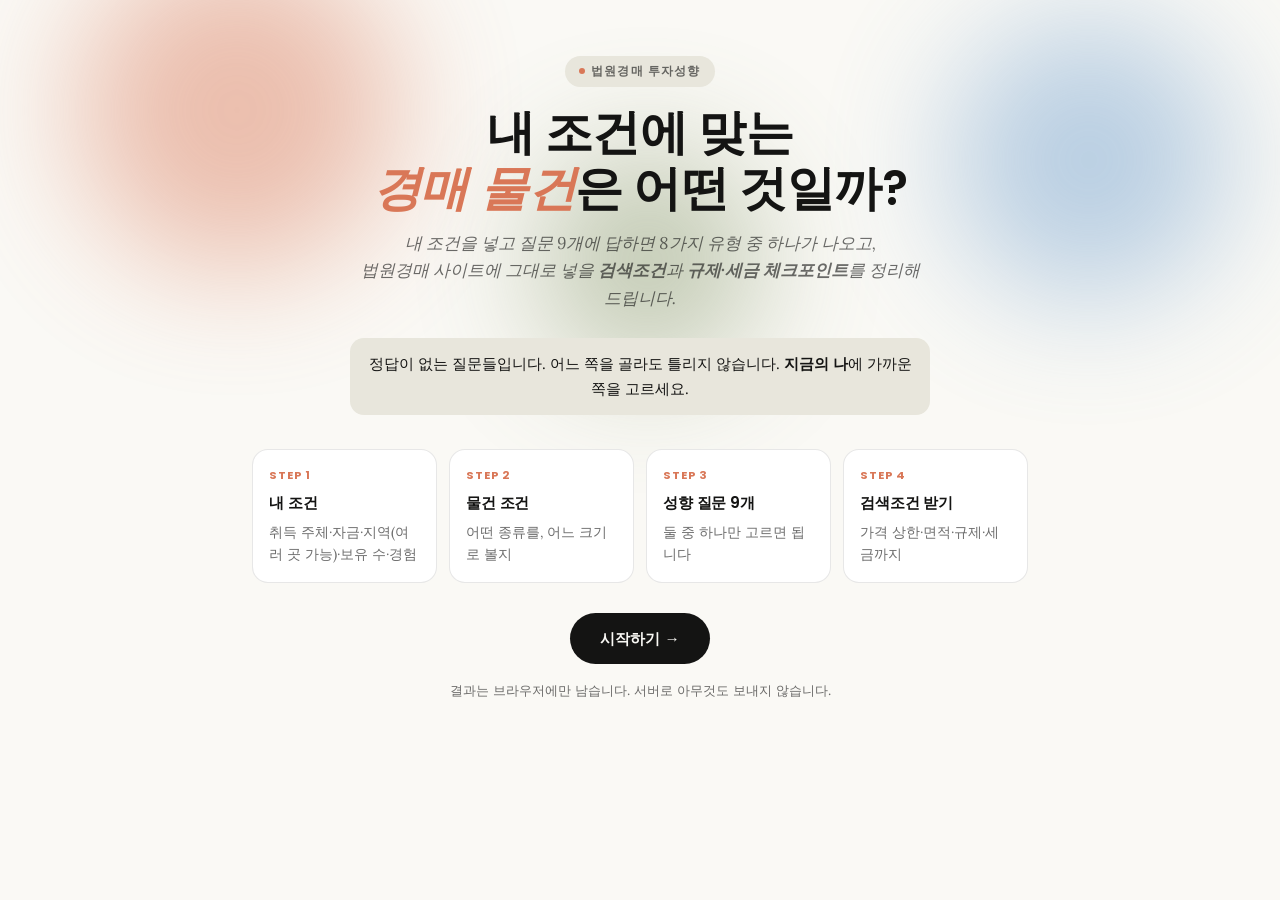
<file: index.html>
<!DOCTYPE html>
<html lang="ko">
<head>
<meta charset="UTF-8">
<meta name="viewport" content="width=device-width, initial-scale=1.0">
<title>법원경매 투자성향 테스트 — 내 조건에 맞는 검색조건 찾기</title>
<meta name="description" content="내 조건과 질문 9개로 경매 투자성향 8유형을 진단하고, 법원경매정보에 그대로 넣을 검색조건과 규제·세금 체크포인트를 정리해 줍니다.">
<link rel="preconnect" href="https://fonts.googleapis.com">
<link rel="preconnect" href="https://fonts.gstatic.com" crossorigin>
<link href="https://fonts.googleapis.com/css2?family=Poppins:wght@500;600;700&family=Lora:ital,wght@0,400;0,500;0,600;1,400&display=swap" rel="stylesheet">
<style>
:root{
  --dark:#141413; --light:#faf9f5; --light-gray:#e8e6dc; --mid-gray:#b0aea5;
  --orange:#d97757; --blue:#6a9bcc; --green:#788c5d; --red:#c2543a;
  --mute:rgba(20,20,19,0.62); --line:rgba(20,20,19,0.1);
  --card:#ffffff; --tint-o:#fdf3ee; --tint-r:#fbecec; --tint-b:#eef3f8;
  --heading:'Poppins', Arial, sans-serif; --body:'Lora', Georgia, serif; --label:'Poppins', Arial, sans-serif;
  --maxw:820px; --ease:cubic-bezier(.16,1,.3,1);
}

/* ── 다크 테마: 토큰만 재정의 (컴포넌트는 토큰으로만 스타일링) ── */
@media (prefers-color-scheme: dark){
  :root{
    --dark:#f2efe6; --light:#191816; --light-gray:#282521; --mid-gray:#736f68;
    --mute:rgba(242,239,230,0.62); --line:rgba(242,239,230,0.15);
    --card:#211f1c; --tint-o:#2e231d; --tint-r:#301e1c; --tint-b:#1c242c;
    --orange:#e08a68; --blue:#82afdb; --green:#93a878; --red:#e0715a;
  }
}
:root[data-theme="dark"]{
  --dark:#f2efe6; --light:#191816; --light-gray:#282521; --mid-gray:#736f68;
  --mute:rgba(242,239,230,0.62); --line:rgba(242,239,230,0.15);
  --card:#211f1c; --tint-o:#2e231d; --tint-r:#301e1c; --tint-b:#1c242c;
  --orange:#e08a68; --blue:#82afdb; --green:#93a878; --red:#e0715a;
}
:root[data-theme="light"]{
  --dark:#141413; --light:#faf9f5; --light-gray:#e8e6dc; --mid-gray:#b0aea5;
  --mute:rgba(20,20,19,0.62); --line:rgba(20,20,19,0.1);
  --card:#ffffff; --tint-o:#fdf3ee; --tint-r:#fbecec; --tint-b:#eef3f8;
  --orange:#d97757; --blue:#6a9bcc; --green:#788c5d; --red:#c2543a;
}
@media (prefers-reduced-motion: reduce){ *{ animation-duration:.01ms !important; transition-duration:.01ms !important; } }
*{ box-sizing:border-box; }
body{ margin:0; background:var(--light); color:var(--dark); font-family:var(--body); -webkit-font-smoothing:antialiased; line-height:1.62; }
h1,h2,h3,h4,h5{ margin:0; font-family:var(--heading); font-weight:600; letter-spacing:-0.01em; }
a{ color:var(--orange); }
:focus-visible{ outline:2px solid var(--orange); outline-offset:3px; }
.wrap{ max-width:var(--maxw); margin:0 auto; padding:0 22px; }
.screen{ display:none; min-height:100vh; padding:56px 0 90px; }
.screen.active{ display:block; animation:fade .45s var(--ease); }
@keyframes fade{ from{opacity:0; transform:translateY(10px);} to{opacity:1; transform:translateY(0);} }

.eyebrow{ font-family:var(--label); font-size:.72rem; font-weight:600; letter-spacing:.1em; text-transform:uppercase; color:var(--mute); display:inline-flex; align-items:center; gap:.5em; background:var(--light-gray); padding:6px 14px; border-radius:999px; }
.eyebrow::before{ content:''; width:6px; height:6px; background:var(--orange); border-radius:50%; }

/* start */
.hero{ text-align:center; position:relative; overflow:hidden; }
.blob{ position:absolute; border-radius:50%; filter:blur(64px); opacity:.45; pointer-events:none; }
.blob.b1{ width:320px; height:320px; background:var(--orange); top:-50px; left:6%; }
.blob.b2{ width:280px; height:280px; background:var(--blue); top:20px; right:4%; }
.blob.b3{ width:220px; height:220px; background:var(--green); top:150px; left:42%; }
.hero .inner{ position:relative; z-index:1; }
.hero h1{ font-size:clamp(2rem,5.2vw,3rem); line-height:1.15; margin:18px 0 14px; }
.hero h1 em{ font-style:italic; color:var(--orange); font-family:var(--body); font-weight:600; }
.lead{ font-size:1.06rem; color:var(--mute); max-width:560px; margin:0 auto 26px; font-style:italic; }
.howto{ display:grid; grid-template-columns:repeat(4,1fr); gap:12px; margin:34px 0 30px; text-align:left; }
@media (max-width:700px){ .howto{ grid-template-columns:1fr 1fr; } }
.howto .card{ background:var(--card); border:1px solid var(--line); border-radius:16px; padding:16px; }
.howto .n{ font-family:var(--label); font-weight:700; font-size:.7rem; letter-spacing:.08em; color:var(--orange); }
.howto h4{ font-size:.96rem; margin:7px 0 5px; }
.howto p{ margin:0; font-size:.86rem; color:var(--mute); }
.assure{ background:var(--light-gray); border-radius:14px; padding:14px 18px; font-size:.94rem; margin:0 auto 26px; max-width:580px; }

/* buttons */
.btn{ font-family:var(--label); font-weight:600; font-size:.95rem; border:none; border-radius:999px; padding:14px 30px; cursor:pointer; transition:all .25s var(--ease); }
.btn-primary{ background:var(--dark); color:var(--light); }
.btn-primary:hover{ background:var(--orange); transform:translateY(-2px); }
.btn-primary:disabled{ background:var(--mid-gray); cursor:not-allowed; transform:none; opacity:.6; }
.btn-ghost{ background:transparent; color:var(--dark); border:1.5px solid var(--line); }
.btn-ghost:hover{ border-color:var(--orange); color:var(--orange); }
.btn-sm{ padding:9px 16px; font-size:.84rem; }
.btn-row{ display:flex; gap:10px; flex-wrap:wrap; justify-content:center; }
.note{ font-size:.84rem; color:var(--mute); margin-top:16px; }

/* progress */
.bar{ height:6px; background:var(--light-gray); border-radius:999px; overflow:hidden; margin-bottom:30px; }
.bar>span{ display:block; height:100%; width:0; background:linear-gradient(90deg,var(--orange),var(--blue)); border-radius:999px; transition:width .4s var(--ease); }
.qtop{ display:flex; justify-content:space-between; align-items:center; gap:14px; margin-bottom:10px; }
.qstep{ font-family:var(--label); font-size:.72rem; font-weight:600; letter-spacing:.08em; text-transform:uppercase; color:var(--orange); }
.qcount{ font-family:var(--label); font-size:.8rem; color:var(--mute); }

/* facts */
.fact{ margin-bottom:28px; }
.fact h3{ font-size:1.1rem; margin-bottom:4px; }
.fact .help{ font-size:.88rem; color:var(--mute); margin-bottom:11px; }
.chipset{ display:flex; flex-wrap:wrap; gap:9px; align-items:center; }
.chip{ font-family:var(--body); font-size:.97rem; background:var(--card); border:1.5px solid var(--line); border-radius:12px; padding:11px 15px; cursor:pointer; transition:all .2s var(--ease); color:var(--dark); }
.chip:hover{ border-color:rgba(217,119,87,.5); }
.chip.sel{ border-color:var(--orange); background:var(--tint-o); font-weight:600; }
.chip .sub{ display:block; font-size:.78rem; color:var(--mute); font-weight:400; margin-top:2px; }
select,input[type=text]{ font-family:var(--body); font-size:1rem; padding:11px 13px; border:1.5px solid var(--line); border-radius:12px; background:var(--card); color:var(--dark); min-width:150px; }
.money{ display:flex; align-items:center; gap:8px; flex-wrap:wrap; }
.money input{ width:150px; text-align:right; font-variant-numeric:tabular-nums; }
.money .unit{ font-size:.92rem; color:var(--mute); }
.picked{ display:flex; flex-wrap:wrap; gap:7px; margin-bottom:10px; }
.rchip{ display:inline-flex; align-items:center; gap:7px; font-family:var(--label); font-size:.82rem; font-weight:600; background:var(--light-gray); padding:7px 8px 7px 13px; border-radius:999px; }
.rchip.reg{ background:var(--tint-r); color:var(--red); }
.rchip button{ border:none; background:rgba(0,0,0,.09); color:inherit; width:19px; height:19px; border-radius:50%; cursor:pointer; font-size:.8rem; line-height:1; }
.sub-opts{ margin-top:9px; padding:13px 15px; background:var(--light-gray); border-radius:13px; }
.sub-opts h5{ font-size:.85rem; margin-bottom:3px; }
.sub-opts .help{ font-size:.82rem; margin-bottom:9px; }
.tip{ font-size:.85rem; color:var(--mute); background:var(--tint-b); border:1px solid rgba(106,155,204,.4); border-radius:11px; padding:10px 13px; margin-top:9px; line-height:1.55; }
.tip b{ color:var(--dark); }

/* 특수조건 목록 */
.speclist{ display:grid; grid-template-columns:1fr 1fr; gap:9px; }
@media (max-width:700px){ .speclist{ grid-template-columns:1fr; } }
.specitem{ display:flex; gap:11px; align-items:flex-start; text-align:left; background:var(--card); border:1.5px solid var(--line); border-radius:13px; padding:13px 14px; cursor:pointer; font-family:var(--body); color:var(--dark); transition:all .2s var(--ease); }
.specitem:hover{ border-color:rgba(217,119,87,.5); }
.specitem.sel{ border-color:var(--orange); background:var(--tint-o); }
.specitem .spbox{ flex:none; width:19px; height:19px; margin-top:2px; border-radius:6px; border:2px solid var(--mid-gray); position:relative; }
.specitem.sel .spbox{ border-color:var(--orange); background:var(--orange); }
.specitem.sel .spbox::after{ content:''; position:absolute; left:5px; top:1px; width:5px; height:10px; border:solid var(--card); border-width:0 2.5px 2.5px 0; transform:rotate(45deg); }
.spname{ display:block; font-family:var(--label); font-weight:600; font-size:.95rem; margin-bottom:4px; }
.sprisk{ font-family:var(--label); font-size:.62rem; font-weight:700; letter-spacing:.03em; background:var(--red); color:#fff; padding:2px 7px; border-radius:999px; margin-left:7px; vertical-align:middle; }
.sprisk.mid{ background:var(--orange); }
.spdesc{ display:block; font-size:.85rem; color:var(--mute); line-height:1.55; }

/* 접히는 섹션 */
details.fold{ border:1px solid var(--line); border-radius:16px; overflow:hidden; background:var(--card); }
details.fold>summary{ cursor:pointer; list-style:none; padding:15px 18px; font-family:var(--label); font-weight:600; font-size:.96rem; display:flex; align-items:center; gap:9px; background:var(--tint-o); }
details.fold>summary::-webkit-details-marker{ display:none; }
details.fold>summary::after{ content:'펼치기 ▾'; margin-left:auto; font-size:.78rem; font-weight:600; color:var(--orange); }
details.fold[open]>summary::after{ content:'접기 ▴'; }
details.fold .fold-body{ padding:16px 18px 18px; }
.foldcount{ font-family:var(--label); font-size:.68rem; font-weight:700; background:var(--red); color:#fff; padding:2px 8px; border-radius:999px; }
.foldcount.warn{ background:var(--orange); }
.foldcount.info{ background:var(--blue); }

/* quiz */
.qtext{ font-family:var(--heading); font-weight:600; font-size:1.4rem; line-height:1.4; margin-bottom:22px; }
.opts{ display:flex; flex-direction:column; gap:11px; }
.opt{ text-align:left; background:var(--card); border:1.5px solid var(--line); border-radius:14px; padding:17px 19px; cursor:pointer; font-family:var(--body); font-size:1.02rem; color:var(--dark); transition:all .2s var(--ease); display:flex; align-items:center; gap:13px; }
.opt:hover{ border-color:rgba(217,119,87,.45); transform:translateX(3px); }
.opt.sel{ border-color:var(--orange); background:var(--tint-o); }
.opt .mark{ flex:none; width:21px; height:21px; border-radius:50%; border:2px solid var(--mid-gray); position:relative; }
.opt.sel .mark{ border-color:var(--orange); background:var(--orange); }
.opt.sel .mark::after{ content:''; position:absolute; inset:5px; background:var(--card); border-radius:50%; }
.nav-row{ display:flex; justify-content:space-between; margin-top:30px; gap:12px; }

/* result */
.rhead{ text-align:center; padding:8px 0 4px; }
.rcode{ font-family:var(--heading); font-weight:700; font-size:clamp(2.2rem,7vw,3.2rem); background:linear-gradient(120deg,var(--orange),var(--green),var(--blue)); -webkit-background-clip:text; background-clip:text; color:transparent; }
.rname{ font-size:1.45rem; margin-top:4px; }
.rsummary{ color:var(--mute); max-width:600px; margin:14px auto 0; font-style:italic; font-size:1.03rem; }
.chips{ display:flex; flex-wrap:wrap; gap:7px; justify-content:center; margin:18px 0 4px; }
.kchip{ font-family:var(--label); font-size:.73rem; font-weight:600; background:var(--light-gray); padding:7px 13px; border-radius:999px; }
.axisrow{ display:grid; grid-template-columns:repeat(3,1fr); gap:10px; margin:28px 0; }
@media (max-width:640px){ .axisrow{ grid-template-columns:1fr; } }
.axisbox{ background:var(--card); border:1px solid var(--line); border-radius:14px; padding:14px 12px; text-align:center; }
.axisbox .al{ font-family:var(--label); font-size:.62rem; font-weight:600; letter-spacing:.06em; text-transform:uppercase; color:var(--mute); }
.axisbox .av{ font-family:var(--heading); font-weight:600; font-size:1.02rem; margin-top:6px; }
.axisbox .ac{ font-family:var(--heading); font-weight:700; color:var(--orange); margin-right:5px; }
.axisbox.soft{ border-color:rgba(217,119,87,.45); background:var(--tint-o); }
.axisbox .softnote{ font-size:.64rem; color:var(--orange); margin-top:5px; font-family:var(--label); font-weight:600; }

.sec{ margin:30px 0; }
.sec-title{ font-family:var(--label); font-size:.74rem; font-weight:600; letter-spacing:.09em; text-transform:uppercase; color:var(--mute); margin-bottom:13px; display:flex; align-items:center; gap:8px; }
.sec-title::before{ content:''; width:18px; height:2px; background:var(--orange); }
.two{ display:grid; grid-template-columns:1fr 1fr; gap:13px; }
@media (max-width:640px){ .two{ grid-template-columns:1fr; } }
.panel{ border:1px solid var(--line); border-radius:16px; padding:19px 20px; background:var(--card); }
.panel h4{ font-size:.98rem; margin-bottom:9px; }
.panel.fit{ border-top:3px solid var(--green); }
.panel.trap{ border-top:3px solid var(--red); background:var(--tint-o); }
.panel ul{ margin:0; padding-left:18px; }
.panel li{ margin-bottom:6px; }
.panel p{ margin:0; }

/* 제도 우위 카드 */
.edge{ display:grid; grid-template-columns:repeat(3,1fr); gap:12px; }
@media (max-width:700px){ .edge{ grid-template-columns:1fr; } }
.edge .card{ background:var(--card); border:1px solid var(--line); border-top:3px solid var(--green); border-radius:15px; padding:16px 17px; color:var(--dark); }
.edge h5{ font-size:.94rem; margin-bottom:6px; color:var(--dark); }
.edge p{ margin:0; font-size:.88rem; color:var(--dark); opacity:.78; line-height:1.55; }
.edge .vs{ display:block; font-family:var(--label); font-size:.7rem; font-weight:700; color:var(--green); margin-top:8px; }
/* 유찰 해설 패널 — 본문 대비 확보 */
.panel.read{ border-top:3px solid var(--blue); }
.panel.read p, .panel.read li{ color:var(--dark); }
.panel.read .muted{ color:var(--dark); opacity:.7; }

/* criteria table */
.sc-card{ border:1px solid var(--line); border-radius:18px; background:var(--card); padding:22px 20px; }
.sc-card h4{ font-size:1.1rem; margin-bottom:4px; }
.sc-intro{ color:var(--mute); font-size:.9rem; margin:0 0 16px; }
.sctbl{ width:100%; border-collapse:collapse; font-size:.95rem; }
.sctbl th,.sctbl td{ border-bottom:1px solid var(--line); padding:11px 8px; text-align:left; vertical-align:top; }
.sctbl th{ font-family:var(--label); font-weight:600; font-size:.8rem; color:var(--mute); white-space:nowrap; width:32%; }
.sctbl td b{ font-family:var(--label); font-weight:600; }
.sctbl .why{ display:block; font-size:.8rem; color:var(--mute); margin-top:3px; }
.sctbl tr.ref th{ color:var(--blue); }
.sctbl tr.ref td{ background:var(--tint-b); }
.steps{ counter-reset:s; margin:16px 0 0; padding:0; list-style:none; }
.steps li{ counter-increment:s; position:relative; padding-left:34px; margin-bottom:10px; font-size:.95rem; }
.steps li::before{ content:counter(s); position:absolute; left:0; top:1px; width:23px; height:23px; border-radius:50%; background:var(--dark); color:var(--light); font-family:var(--label); font-size:.75rem; font-weight:600; display:flex; align-items:center; justify-content:center; }
details.calc{ margin-top:16px; border:1px solid var(--line); border-radius:12px; overflow:hidden; }
details.calc>summary{ cursor:pointer; list-style:none; padding:12px 15px; font-family:var(--label); font-weight:600; font-size:.86rem; background:var(--light-gray); }
details.calc>summary::-webkit-details-marker{ display:none; }
details.calc>summary::after{ content:'▸'; float:right; color:var(--mute); }
details.calc[open]>summary::after{ content:'▾'; }
.calc-body{ padding:14px 16px; font-size:.88rem; line-height:1.7; }
.calc-body code{ background:var(--light-gray); padding:1px 5px; border-radius:5px; }

/* flags */
.flag{ border-radius:14px; padding:15px 17px; margin-bottom:11px; border:1px solid; }
.flag .ft{ font-family:var(--label); font-size:.63rem; font-weight:700; letter-spacing:.08em; text-transform:uppercase; padding:3px 9px; border-radius:999px; display:inline-block; margin-bottom:7px; }
.flag h5{ font-size:.98rem; margin-bottom:5px; }
.flag p{ margin:0; font-size:.94rem; }
.flag.danger{ background:var(--tint-r); border-color:#d98a8a; }
.flag.danger .ft{ background:var(--red); color:#fff; }
.flag.warn{ background:var(--tint-o); border-color:rgba(217,119,87,.5); }
.flag.warn .ft{ background:var(--orange); color:#fff; }
.flag.info{ background:var(--tint-b); border-color:rgba(106,155,204,.5); }
.flag.info .ft{ background:var(--blue); color:#fff; }
.unverified{ display:inline-block; font-family:var(--label); font-size:.62rem; font-weight:700; letter-spacing:.05em; background:var(--mid-gray); color:#fff; padding:2px 8px; border-radius:999px; margin-left:6px; vertical-align:middle; }

.checklist{ background:var(--card); border:1px solid var(--line); border-radius:16px; padding:19px 20px; }
.checklist label{ display:flex; gap:11px; align-items:flex-start; margin-bottom:11px; cursor:pointer; font-size:.97rem; }
.checklist input{ margin-top:5px; width:17px; height:17px; accent-color:var(--orange); flex:none; }
.first-step{ background:var(--dark); color:var(--light); border-radius:16px; padding:20px 22px; margin-top:13px; }
.first-step h4{ font-size:.95rem; color:var(--orange); margin-bottom:7px; }
.first-step p{ margin:0; font-style:italic; }
.cond-line{ background:var(--light-gray); border-radius:12px; padding:12px 16px; font-size:.9rem; color:var(--mute); margin:18px 0 6px; text-align:center; }
.cond-line b{ color:var(--dark); font-family:var(--label); font-weight:600; }
.disclaimer{ max-width:640px; margin:34px auto 0; font-size:.84rem; color:var(--mute); text-align:center; line-height:1.6; border-top:1px solid var(--line); padding-top:20px; }
footer{ text-align:center; color:var(--mute); font-size:.8rem; padding:26px 0 46px; }

/* 텍스트 대체창 */
.modal{ position:fixed; inset:0; background:rgba(20,20,19,.55); display:none; align-items:center; justify-content:center; padding:20px; z-index:300; }
.modal.show{ display:flex; }
.modal-box{ background:var(--light); border-radius:18px; padding:22px; max-width:560px; width:100%; box-shadow:0 30px 60px -20px rgba(0,0,0,.45); }
.modal-box h4{ font-size:1.05rem; margin-bottom:8px; }
.modal-box .mnote{ font-size:.9rem; color:var(--mute); margin:0 0 12px; line-height:1.55; }
.modal-box textarea{ width:100%; height:210px; font-family:ui-monospace,Menlo,Consolas,monospace; font-size:.86rem; line-height:1.6; padding:13px; border:1.5px solid var(--line); border-radius:12px; background:var(--card); color:var(--dark); resize:vertical; }
.modal-box .btn-row{ margin-top:14px; justify-content:flex-end; }
.toast{ position:fixed; bottom:24px; left:50%; transform:translateX(-50%) translateY(20px); background:var(--dark); color:var(--light); padding:12px 22px; border-radius:999px; font-family:var(--label); font-size:.85rem; opacity:0; pointer-events:none; transition:all .3s var(--ease); z-index:400; max-width:90vw; text-align:center; }
.toast.show{ opacity:1; transform:translateX(-50%) translateY(0); }
@media print{ .btn-row,.toast{ display:none; } .screen{ min-height:auto; } }
</style>
</head>
<body>

<!-- ══════════ 시작 ══════════ -->
<section class="screen active hero" id="screen-start">
  <div class="blob b1"></div><div class="blob b2"></div><div class="blob b3"></div>
  <div class="wrap inner">
    <span class="eyebrow">법원경매 투자성향</span>
    <h1>내 조건에 맞는<br><em>경매 물건</em>은 어떤 것일까?</h1>
    <p class="lead">내 조건을 넣고 질문 9개에 답하면 8가지 유형 중 하나가 나오고,<br>법원경매 사이트에 그대로 넣을 <b>검색조건</b>과 <b>규제·세금 체크포인트</b>를 정리해 드립니다.</p>

    <div class="assure">정답이 없는 질문들입니다. 어느 쪽을 골라도 틀리지 않습니다. <b>지금의 나</b>에 가까운 쪽을 고르세요.</div>

    <div class="howto">
      <div class="card"><div class="n">STEP 1</div><h4>내 조건</h4><p>취득 주체·자금·지역(여러 곳 가능)·보유 수·경험</p></div>
      <div class="card"><div class="n">STEP 2</div><h4>물건 조건</h4><p>어떤 종류를, 어느 크기로 볼지</p></div>
      <div class="card"><div class="n">STEP 3</div><h4>성향 질문 9개</h4><p>둘 중 하나만 고르면 됩니다</p></div>
      <div class="card"><div class="n">STEP 4</div><h4>검색조건 받기</h4><p>가격 상한·면적·규제·세금까지</p></div>
    </div>

    <button class="btn btn-primary" id="start-btn">시작하기 →</button>
    <p class="note">결과는 브라우저에만 남습니다. 서버로 아무것도 보내지 않습니다.</p>
  </div>
</section>

<!-- ══════════ 1단계: 내 조건 ══════════ -->
<section class="screen" id="screen-facts">
  <div class="wrap">
    <div class="qtop"><span class="qstep">Step 1 / 4 · 내 조건</span><span class="qcount">5가지</span></div>
    <div class="bar"><span style="width:10%"></span></div>
    <div id="facts-body"></div>
    <div class="nav-row">
      <button class="btn btn-ghost" id="facts-prev">← 처음으로</button>
      <button class="btn btn-primary" id="facts-next" disabled>물건 조건으로 →</button>
    </div>
  </div>
</section>

<!-- ══════════ 2단계: 물건 조건 ══════════ -->
<section class="screen" id="screen-prop">
  <div class="wrap">
    <div class="qtop"><span class="qstep">Step 2 / 4 · 물건 조건</span><span class="qcount">3가지</span></div>
    <div class="bar"><span style="width:28%"></span></div>
    <div id="prop-body"></div>
    <div class="nav-row">
      <button class="btn btn-ghost" id="prop-prev">← 이전</button>
      <button class="btn btn-primary" id="prop-next" disabled>성향 질문으로 →</button>
    </div>
  </div>
</section>

<!-- ══════════ 3단계: 성향 질문 ══════════ -->
<section class="screen" id="screen-quiz">
  <div class="wrap">
    <div class="qtop"><span class="qstep" id="q-axis">Step 3 / 4</span><span class="qcount" id="q-count">1 / 9</span></div>
    <div class="bar"><span id="q-bar"></span></div>
    <h2 class="qtext" id="q-text"></h2>
    <div class="opts" id="q-opts"></div>
    <div class="nav-row">
      <button class="btn btn-ghost" id="q-prev">← 이전</button>
      <button class="btn btn-primary" id="q-next" disabled>다음 →</button>
    </div>
  </div>
</section>

<!-- ══════════ 4단계: 결과 ══════════ -->
<section class="screen" id="screen-result">
  <div class="wrap" id="result-body"></div>
</section>

<div class="modal" id="modal">
  <div class="modal-box">
    <h4 id="modal-title">결과 텍스트</h4>
    <p class="mnote" id="modal-note"></p>
    <textarea id="modal-text" readonly></textarea>
    <div class="btn-row">
      <button class="btn btn-ghost" id="modal-select">전체 선택</button>
      <button class="btn btn-primary" id="modal-close">닫기</button>
    </div>
  </div>
</div>
<div class="toast" id="toast"></div>

<script>
/* ══════════════════════════════════════════════════════
   데이터 — _workspace/02_diagnostic.json + 04_search_criteria.json 과 동일
   규제 문구 근거: _workspace/00_regulations.md (2026-08-03 보강본)
   ══════════════════════════════════════════════════════ */
const AXES = [
  { id:'RIGHTS', label:'권리 리스크',
    a:{code:'S', name:'안전형'}, b:{code:'R', name:'모험형'} },
  { id:'WORK', label:'손품',
    a:{code:'E', name:'간편형'}, b:{code:'H', name:'직접형'} },
  { id:'EXIT', label:'출구',
    a:{code:'K', name:'월세형'}, b:{code:'P', name:'차익형'} }
];

const QUESTIONS = [
  { id:'q1', axis:'RIGHTS', text:'비슷한 집 두 개가 나왔습니다. 어느 쪽에 입찰할까요?', opts:[
    {pole:'S', label:'2억 원. 서류가 깨끗해 낙찰만 받으면 끝. 대신 경쟁자가 많다.'},
    {pole:'R', label:'1억 4천만 원. 서류에 걸리는 게 하나 있어 확인이 필요하다. 대신 경쟁자가 거의 없다.'}]},
  { id:'q2', axis:'RIGHTS', text:'"낙찰받아도 이전 세입자 보증금 3,000만 원을 내가 물어줘야 할 수 있습니다."', opts:[
    {pole:'S', label:'그런 물건은 그냥 거른다. 마음 편한 게 낫다.'},
    {pole:'R', label:'3,000만 원을 빼고 그만큼 싸게 쓰면 된다.'}]},
  { id:'q3', axis:'RIGHTS', text:'남들이 다 피하는 물건을 봤을 때 드는 생각은?', opts:[
    {pole:'S', label:'다 이유가 있으니까 피하는 거다.'},
    {pole:'R', label:'이유를 알아내면 그게 곧 기회다.'}]},
  { id:'q4', axis:'WORK', text:'낙찰받았는데 아직 사람이 살고 있습니다. 만나서 이야기해야 합니다.', opts:[
    {pole:'E', label:'생각만 해도 스트레스다. 비어 있는 집이 좋다.'},
    {pole:'H', label:'절차대로 하면 된다. 그만큼 싸게 산 거니까.'}]},
  { id:'q5', axis:'WORK', text:'문을 열었더니 도배·장판·싱크대를 다 갈아야 합니다.', opts:[
    {pole:'E', label:'바로 쓸 수 있는 집이 좋다. 공사는 피하고 싶다.'},
    {pole:'H', label:'1,500만 원 들여 고쳐서 3,000만 원 더 받는다면 한다.'}]},
  { id:'q6', axis:'WORK', text:'예상 못 한 돈이 나옵니다. 밀린 관리비 300만 원, 이사비 협의 200만 원.', opts:[
    {pole:'E', label:'그런 변수가 있으면 애초에 안 들어간다.'},
    {pole:'H', label:'처음부터 예비비로 잡아 두고 들어간다.'}]},
  { id:'q7', axis:'EXIT', text:'낙찰받은 물건에서 돈은 어떻게 나오는 게 좋나요?', opts:[
    {pole:'K', label:'세를 놓고 임대료를 받는다. 물건은 계속 내 것이다.'},
    {pole:'P', label:'정리해서 판다. 산 값과 판 값의 차이가 내 수익이다.'}]},
  { id:'q8', axis:'EXIT', text:'지금 돈이 한 물건에 묶여 있는데, 더 좋아 보이는 물건이 나왔습니다.', opts:[
    {pole:'K', label:'지금 것을 그대로 두고, 여유가 생기면 그때 본다.'},
    {pole:'P', label:'지금 것을 정리해서 자금을 빼고 갈아탄다.'}]},
  { id:'q9', axis:'EXIT', text:'둘 중 어느 쪽이 덜 피곤할 것 같나요?', opts:[
    {pole:'K', label:'세입자를 관리하고 건물을 유지하는 일.'},
    {pole:'P', label:'물건을 알아보고 사고파는 일.'}]}
];

const TYPES = {
'A-SEK':{name:'속 편한 월세 대장',
  summary:'권리가 깨끗한 물건을 받아 손대지 않고 바로 세를 놓습니다. 경매를 "싸게 사는 통로"로만 쓰고, 그 뒤로는 조용히 월세를 받는 쪽입니다.',
  keywords:['권리 단순','공실 선호','임대 수익','저관여'],
  fit:['공실 상태의 오피스텔·소형 아파트','인도명령으로 정리되는 물건','수리 없이 바로 임대 가능한 상태'],
  trap:'가장 편한 물건에는 가장 많은 사람이 몰립니다. 낙찰가율이 높아져 수익률이 예금 이자 수준으로 깎이는 것이 이 유형의 1순위 실패 원인입니다.',
  checklist:['주변 같은 평형 월세 실거래를 3건 이상 확인했는가','취득세·법무비·중개보수를 더한 "총 취득가" 기준으로 수익률을 계산했는가','공실 2개월을 가정해도 대출 이자를 감당할 수 있는가'],
  first:'유찰 1회 이상 + 권리 단순 + 공실 표기가 있는 오피스텔부터 10건만 추려서 수익률을 계산해 보세요.'},
'A-SEP':{name:'손 안 대는 차익러',
  summary:'깨끗한 물건을 싸게 받아 손대지 않고 그대로 되팝니다. 수익의 100%가 "낙찰가와 시세의 차이"에서만 나옵니다.',
  keywords:['권리 단순','저가 낙찰','빠른 매각','시세 역산'],
  fit:['유찰 2회 이상 국민평형 아파트','시세가 명확해 비교가 쉬운 단지','명도가 필요 없는 공실'],
  trap:'손을 대지 않으면 파는 값도 오르지 않습니다. 즉 낙찰가가 충분히 싸지 않으면 이 전략은 성립하지 않습니다. 조급하게 높이 쓰는 순간 수익이 사라집니다.',
  checklist:['최근 3개월 실거래가로 매도 예상가를 잡았는가 (호가 아님)','매도까지 6개월이 걸려도 버틸 이자·보유세를 계산했는가','입찰 상한선을 종이에 적고, 현장에서 넘기지 않을 자신이 있는가'],
  first:'같은 단지에서 최근 낙찰된 사례의 낙찰가율(감정가 대비 %)을 5건 모아 보세요. 내 상한선의 기준이 됩니다.'},
'A-SHK':{name:'셀프 수리 임대인',
  summary:'권리는 안전한 물건을 고른 뒤, 낡은 집을 직접 고쳐 월세를 올려 받습니다. 공사로 만든 가치를 매달 회수하는 방식입니다.',
  keywords:['구축 선호','수리로 가치 상승','임대 수익','실행형'],
  fit:['도배·장판·설비 교체가 필요한 구축 다세대·소형 아파트','월세 수요가 확실한 역세권·대학가','점유자 정리가 비교적 단순한 물건'],
  trap:'수리비를 월세로 회수하는 데 보통 3~5년이 걸립니다. "고치면 월세가 오른다"는 사실이지만, 회수 기간을 계산하지 않으면 현금만 묶입니다.',
  checklist:['수리 전·후 월세 차이를 인근 매물로 확인했는가 (회수 기간 = 수리비 ÷ 월세 상승분)','수리 견적을 최소 2곳에서 받았는가','공사 기간 동안의 이자·관리비를 비용에 넣었는가'],
  first:'관심 지역에서 "수리된 집"과 "안 된 집"의 월세 차이를 5건 비교해 보세요. 이 숫자가 당신의 수리비 상한입니다.'},
'A-SHP':{name:'고쳐 파는 실속러',
  summary:'권리가 안전한 낡은 집을 받아 고친 뒤 값을 올려 팝니다. 위험은 낮추고 수익은 노동으로 만드는, 가장 교과서적인 경매 수익 구조입니다.',
  keywords:['구축 매입','수리 후 매각','안전한 권리','회전'],
  fit:['국민평형(59~84㎡) 구축 아파트','명도가 쉬운 물건(공실·인도명령 가능)','같은 단지에 수리된 집 거래 사례가 있는 곳'],
  trap:'수리비 초과와 매도 지연. 특히 "고치면 팔린다"는 가정으로 시장 상황을 확인하지 않고 들어가면, 공사는 끝났는데 살 사람이 없는 상황이 옵니다.',
  checklist:['같은 단지에서 "수리된 집"이 실제로 얼마에 팔렸는지 확인했는가','수리비를 견적의 1.3배로 잡아도 수익이 남는가','1년 미만 매도 시 양도세가 차익의 70%인 것을 계산에 넣었는가'],
  first:'경매 입문에 가장 권할 만한 유형입니다. 유찰 1~2회 + 권리 단순 + 구축 국민평형으로 10건을 추려 수리비·매도가를 손으로 계산해 보세요.'},
'A-REK':{name:'서류 파고드는 임대인',
  summary:'권리관계가 복잡한 물건은 마다하지 않지만, 사람과 부딪히는 일은 피하고 싶어 합니다. 서류로 싸게 사서 보유하는 쪽입니다.',
  keywords:['권리분석','쟁점 물건','대면 회피','장기 보유'],
  fit:['대지권 미등기, 지분 일부, 선순위 임차인 등 서류형 쟁점 물건','점유자가 없거나 이미 임대 중인 물건'],
  trap:'"서류만 복잡하고 사람은 없는 물건"은 생각보다 드뭅니다. 권리가 꼬인 물건은 대개 점유 문제도 함께 옵니다. 이 조합은 물건 수가 급격히 줄어드니, 손품 감내도를 조금 올리거나 기간을 길게 잡아야 합니다.',
  checklist:['인수해야 할 금액을 숫자로 확정했는가 (모르면 입찰 금지)','점유자가 실제로 없는지 현황조사서·전입세대열람으로 확인했는가','쟁점 해결에 6개월 이상 걸려도 되는 자금인가'],
  first:'매각물건명세서에서 "인수" 표기가 있는 물건 5건을 골라, 인수 금액을 각각 계산해 보세요. 계산이 안 되는 물건이 몇 건인지가 지금 실력입니다.'},
'A-REP':{name:'권리 틈새 차익러',
  summary:'남들이 무서워서 안 들어가는 물건을 싸게 받아, 쟁점을 정리한 뒤 되팝니다. 경쟁 회피 자체가 수익원입니다.',
  keywords:['특수물건','경쟁 회피','쟁점 해소 후 매각','저가 진입'],
  fit:['유찰이 누적된 물건(이유를 확인한 뒤)','지분매각·유치권 주장 물건','협의로 정리 가능한 공유자 구조'],
  trap:'정리 기간이 예상의 2~3배로 늘어납니다. 소송이 걸리면 1~2년이 기본이고, 그동안 자금은 통째로 묶입니다. "싸게 샀다"는 사실만으로는 수익이 되지 않습니다.',
  checklist:['최악의 시나리오(소송 2년·전부 패소)를 가정해도 감당 가능한 금액인가','소송비·변호사비를 별도 예산으로 잡았는가','출구(누구에게 팔 것인가)를 입찰 전에 정했는가 — 공유자? 일반 매수인?'],
  first:'지분매각 물건 3건의 등기부를 떼어 공유자 구성을 그려 보세요. 출구가 보이는 물건과 안 보이는 물건이 갈립니다.'},
'A-RHK':{name:'맨손 개척 임대인',
  summary:'권리도 명도도 직접 해결하고, 그렇게 싸게 산 물건을 오래 보유하며 월세를 받습니다. 시간과 노동을 자산으로 바꾸는 유형입니다.',
  keywords:['저가 매입','직접 명도','장기 보유','다물건'],
  fit:['저가 다세대·연립','점유자가 있는 물건','수리 후 월세 수요가 있는 지역'],
  trap:'물건 수가 늘어날수록 관리가 본업이 됩니다. 5채가 넘어가면 공실·수리·세입자 응대에 쓰는 시간이 수익을 앞지르는 시점이 옵니다. 보유세 강화 국면에서는 보유 자체의 비용도 커집니다.',
  checklist:['물건 하나당 월평균 몇 시간이 드는지 실측했는가','명도 예비비(이사비·강제집행)를 낙찰가의 3~5%로 잡았는가','다주택이 되면서 늘어나는 취득세·보유세를 수익률에서 뺐는가'],
  first:'먼저 1채를 끝까지(낙찰→명도→수리→임대) 완주해 보세요. 걸린 시간을 기록하면 몇 채까지 감당 가능한지 나옵니다.'},
'A-RHP':{name:'경매 풀코스 플레이어',
  summary:'권리분석·명도·수리를 전부 직접 하고 되팝니다. 경매에서 가장 높은 수익을 낼 수 있는 자리이자, 가장 많이 다치는 자리입니다.',
  keywords:['특수물건','직접 명도','수리 후 매각','최고 난도'],
  fit:['유치권·법정지상권·지분 등 특수물건 전반','정비사업 구역 물건(경매는 조합원 지위 승계 가능)','정리 후 가치가 크게 오르는 물건'],
  trap:'모든 위험을 한 물건에 쌓아 올립니다. 권리 판단이 틀리고 + 명도가 길어지고 + 수리비가 초과되면, 세 개가 동시에 터집니다. 경험이 없다면 이 조합부터 시작하면 안 됩니다.',
  checklist:['권리 판단이 틀렸을 때 잃는 금액을 숫자로 적었는가','명도·소송·수리 예비비를 낙찰가의 15% 이상 확보했는가','한 건에 자금의 몇 %를 넣는지 — 50%를 넘으면 재고할 것'],
  first:'경험이 4건 이상이 아니라면, 같은 물건을 입찰하지 말고 끝까지 추적만 해 보세요. 낙찰자가 얼마에 받아 언제 팔았는지가 최고의 교재입니다.'}
};

/* ── 사실 입력 선택지 ── */
const SUBJECTS = [
  {v:'person', label:'개인',       sub:'일반적인 경우'},
  {v:'dealer', label:'매매사업자', sub:'사업자등록 후 매매업'},
  {v:'corp',   label:'법인',       sub:'법인 명의 취득'}
];
const CASHES = [
  {v:'u50',  label:'5,000만 원 이하', top:50000000},
  {v:'u150', label:'5,000만 ~ 1.5억', top:150000000},
  {v:'u300', label:'1.5억 ~ 3억',     top:300000000},
  {v:'o300', label:'3억 초과',        top:400000000}
];
const OWNERSHIPS = [{v:'none',label:'무주택'},{v:'one',label:'1주택'},{v:'multi',label:'2주택 이상'}];
const EXPERIENCES = [
  {v:'novice',label:'없음 (또는 참관만)'},
  {v:'inter', label:'낙찰 1~3건'},
  {v:'expert',label:'낙찰 4건 이상'}
];
const PROP_TYPES = [
  {v:'apt',   label:'아파트',        sub:'환금성 최고, 시세 명확'},
  {v:'villa', label:'빌라·다세대',   sub:'저가 진입, 방 개수가 관건'},
  {v:'oft',   label:'오피스텔',      sub:'소형 임대, 관리 편함'}
];
const APT_AREAS = [
  {v:'a59',   label:'전용 59㎡ 이상', sub:'기본 권장 — 이보다 작으면 환금성이 떨어짐'},
  {v:'a5984', label:'전용 59~84㎡',   sub:'국민평형. 가장 잘 팔리는 구간'},
  {v:'a84',   label:'전용 84㎡ 초과도 포함', sub:'매매사업자·법인은 건물분 부가세 주의'}
];
const VILLA_ROOMS = [
  {v:'r3', label:'방 3개 이상', sub:'기본 권장 — 가족 수요가 있어 환금성이 좋음'},
  {v:'r2', label:'방 2개 이상', sub:'저가 진입 가능하나 매도가 느림'}
];
const OFT_AREAS = [
  {v:'o_s', label:'전용 30㎡ 이상(원룸·1.5룸)', sub:'월세 수요 두터움'},
  {v:'o_m', label:'전용 45㎡ 이상(투룸급)',     sub:'주거용 수요, 공실 위험 낮음'}
];

/* ── 연식 · 규모 · 시설 (법원경매 검색창에 없는 항목 → 검색 후 확인) ── */
const AGES = [
  {v:'any',   label:'상관없음',        sub:'물건을 넓게 보고 싶을 때'},
  {v:'new',   label:'10년 이내 신축',  sub:'수리비가 거의 안 든다. 대신 낙찰가가 높다'},
  {v:'mid',   label:'10~25년 준구축',  sub:'가격과 상태의 균형. 부분 수리로 값을 올릴 여지'},
  {v:'old',   label:'25년 이상 구축',  sub:'싸게 받을 수 있다. 수리비·재건축 가능성을 함께 본다'}
];
const APT_SCALES = [
  {v:'any',  label:'상관없음',          sub:''},
  {v:'s300', label:'300세대 이상',      sub:'최소 기준. 이보다 작으면 시세 파악이 어렵다'},
  {v:'s500', label:'500세대 이상',      sub:'거래가 꾸준해 시세가 명확하다'},
  {v:'s1000',label:'1,000세대 이상 대단지', sub:'환금성 최상. 커뮤니티·관리도 안정적'}
];
const VILLA_FLOORS = [
  {v:'any',  label:'상관없음',            sub:''},
  {v:'f24',  label:'2~4층 선호',          sub:'가장 무난. 1층·반지하와 탑층을 피한다'},
  {v:'no1',  label:'1층·반지하만 제외',   sub:'침수·사생활 문제로 되팔기가 어렵다'},
  {v:'ok1',  label:'1층도 괜찮다',        sub:'싸게 받을 수 있다. 어린이집·노인 수요가 있는 곳이면'}
];
const VILLA_EV = [
  {v:'any', label:'상관없음',        sub:''},
  {v:'need',label:'엘리베이터 필수',  sub:'4층 이상이면 없을 때 월세·매매가 모두 떨어진다'}
];
const VILLA_PARK = [
  {v:'any',  label:'상관없음',           sub:''},
  {v:'need', label:'세대당 1대 이상 필수', sub:'빌라는 주차가 곧 환금성이다'},
  {v:'some', label:'주차 가능하면 됨',    sub:'공동주차라도 자리가 있으면'}
];

/* ── 특수조건 10종 (법원경매정보 검색 항목) ── */
const SPECIALS = [
  {v:'sangryun', label:'법정지상권',
   desc:'땅과 건물의 주인이 갈리면서 건물주가 그 땅을 계속 쓸 수 있게 된 권리입니다. 땅만 낙찰받으면 위의 건물을 마음대로 치울 수 없습니다.',
   risk:'high'},
  {v:'byeoldo', label:'별도등기',
   desc:'집합건물(아파트·빌라)의 땅 지분에 따로 걸려 있는 등기입니다. 근저당 등이 남아 있으면 낙찰자가 떠안게 될 수 있습니다.',
   risk:'mid'},
  {v:'yuchi', label:'유치권',
   desc:'공사대금 등을 못 받은 사람이 건물을 붙잡고 "돈 줄 때까지 못 나간다"고 주장하는 것입니다. 진짜로 인정되면 낙찰자가 그 돈을 물어줘야 합니다.',
   risk:'high'},
  {v:'bunmyo', label:'분묘기지권',
   desc:'남의 땅에 있는 무덤을 그대로 유지할 수 있는 권리입니다. 토지를 낙찰받아도 무덤을 함부로 옮길 수 없습니다.',
   risk:'high'},
  {v:'special_cond', label:'특별매각조건',
   desc:'이 물건에만 법원이 따로 붙인 조건입니다. 보통 입찰보증금이 10%에서 20~30%로 올라갑니다. 재매각 물건에 흔합니다.',
   risk:'mid'},
  {v:'nongji', label:'농지취득자격',
   desc:'농지는 농지취득자격증명(농취증)을 받아야 소유권을 넘겨받습니다. 기한 안에 못 받으면 낙찰이 취소되고 보증금을 잃을 수 있습니다.',
   risk:'high'},
  {v:'senior', label:'선순위 임차인·전세권',
   desc:'말소기준권리보다 먼저 들어온 세입자입니다. 배당으로 다 못 받으면 남은 보증금을 낙찰자가 물어줘야 하고, 명도도 어렵습니다.',
   risk:'high'},
  {v:'yego', label:'예고등기',
   desc:'이 부동산의 소유권을 두고 소송이 진행 중이라는 표시입니다. 소송 결과에 따라 낙찰받은 소유권을 잃을 수 있습니다. (제도는 폐지됐지만 과거 등기가 남아 있는 경우가 있습니다.)',
   risk:'high'},
  {v:'우선매수', label:'우선매수신고',
   desc:'공유자나 임차인 등이 최고가와 같은 금액으로 먼저 사갈 수 있는 권리입니다. 내가 최고가를 써도 물건을 뺏길 수 있습니다.',
   risk:'mid'},
  {v:'remaegak', label:'재매각',
   desc:'앞선 낙찰자가 잔금을 내지 않아 다시 나온 물건입니다. 왜 포기했는지에 이유가 있고, 보증금도 20~30%로 올라갑니다.',
   risk:'mid'}
];

/* ── 지역 · 규제지역 (00_regulations.md §E, H-1) ── */
const SIDO = ['서울특별시','경기도','인천광역시','부산광역시','대구광역시','광주광역시','대전광역시','울산광역시','세종특별자치시','강원특별자치도','충청북도','충청남도','전북특별자치도','전라남도','경상북도','경상남도','제주특별자치도'];
const SIGUNGU = {
  '서울특별시':['강남구','강동구','강북구','강서구','관악구','광진구','구로구','금천구','노원구','도봉구','동대문구','동작구','마포구','서대문구','서초구','성동구','성북구','송파구','양천구','영등포구','용산구','은평구','종로구','중구','중랑구'],
  '경기도':['가평군','고양시 덕양구','고양시 일산동구','고양시 일산서구','과천시','광명시','광주시','구리시','군포시','김포시','남양주시','동두천시','부천시','성남시 분당구','성남시 수정구','성남시 중원구','수원시 권선구','수원시 영통구','수원시 장안구','수원시 팔달구','시흥시','안산시 단원구','안산시 상록구','안성시','안양시 동안구','안양시 만안구','양주시','양평군','여주시','연천군','오산시','용인시 기흥구','용인시 수지구','용인시 처인구','의왕시','의정부시','이천시','파주시','평택시','포천시','하남시','화성시 동탄구','화성시(동탄구 외)'],
  '인천광역시':['강화군','계양구','남동구','동구','미추홀구','부평구','서구','연수구','옹진군','중구']
};
/* 2025-10-15 서울 전역 + 경기 12곳 / 2026-06-30 구리·화성 동탄구·용인 기흥구 추가 */
const REGULATED_GG = ['과천시','광명시','성남시 분당구','성남시 수정구','성남시 중원구','수원시 영통구','수원시 장안구','수원시 팔달구','안양시 동안구','용인시 수지구','의왕시','하남시','구리시','화성시 동탄구','용인시 기흥구'];
const METRO_SIDO = ['서울특별시','경기도','인천광역시'];

const FLAG_DEFS = [
 {id:'novice_risk', level:'danger', title:'초보인데 특수물건을 선택했습니다',
  msg:'아직 낙찰 경험이 없습니다. 특수물건(유치권·지분·선순위 임차인 등)은 인수 금액을 숫자로 확정하지 못하면 손실이 확정됩니다. 처음 3건은 권리가 단순한 물건으로 시작하고, 특수물건은 입찰하지 말고 추적만 해 보세요.',
  test:s=>s.experience==='novice' && s.special},
 {id:'novice_type_risk', level:'warn', title:'성향은 모험형인데 경험이 없습니다',
  msg:'성향(R)은 그대로 두었습니다. 다만 검색조건의 특수물건은 켜지 않았습니다. 특수물건을 보고 싶다면 2단계에서 직접 켤 수 있지만, 첫 3건은 안전한 물건으로 실행 경험을 쌓는 편이 훨씬 안전합니다.',
  test:s=>s.experience==='novice' && s.code[2]==='R' && !s.special},
 {id:'dealer_metro_loan', level:'danger', title:'매매사업자·법인은 주택구입 주담대가 막힙니다',
  msg:'10·15 대책으로 주택 매매업·임대업 사업자는 주택 구입 목적 주담대를 받을 수 없습니다. 다만 경매는 일반 사업자대출을 쓸 여지가 있다고 알려져 있습니다(토허구역이 아닌 수도권·지방). 확정된 것이 아니니 실행 은행에 먼저 확인하고, 그 전까지는 동원 가능 자금이 곧 입찰 상한이라고 보세요.',
  test:s=>s.subject!=='person'},
 {id:'vat_85', level:'warn', title:'전용 85㎡ 초과 — 건물분 부가세가 붙습니다',
  msg:'매매사업자·법인이 국민주택규모(전용 85㎡)를 넘는 주택을 취득하면 건물분 부가가치세가 과세됩니다. 입찰가를 정할 때 건물가액 기준 부가세를 원가에 미리 더해 계산하세요. 개인(비사업자)에게는 해당하지 않습니다.',
  test:s=>s.subject!=='person' && s.over85},
 {id:'one_house_loan', level:'danger', title:'1주택자는 원칙적으로 추가 대출이 안 나옵니다',
  msg:'기존 주택을 그대로 두고 한 채를 더 사면 주담대가 나오지 않습니다(원칙 LTV 0%). 6개월 내 처분을 약정하면 무주택자와 같은 한도(규제 40% / 비규제 70%)를 받을 수 있습니다. 아래 상한은 자기자본만으로 계산했으니, 처분 계획이 있다면 실제 한도는 더 큽니다.',
  test:s=>s.subject==='person' && s.ownership==='one'},
 {id:'first_time_buyer', level:'info', title:'생애최초라면 한도가 크게 올라갑니다',
  msg:'생애최초 주택구입은 LTV 70%(지방 80%)가 적용됩니다. 규제지역 무주택 40%의 거의 두 배입니다. 다만 한도를 다 쓰려면 소득이 받쳐줘야 합니다 — 6억을 받으려면 연소득 1.1억 수준이 필요합니다. 8억 이하 주택이고 연소득 9,000만원 이하라면 서민 실수요자 60%도 확인해 보세요.',
  test:s=>s.subject==='person' && s.ownership==='none'},
 {id:'loan_cap', level:'info', title:'대출에는 금액 상한이 따로 있습니다',
  msg:'LTV를 통과해도 절대 캡이 걸립니다 — 주택가격 15억 이하 6억, 15~25억 4억, 25억 초과 2억. 그리고 DSR(1금융 40% / 2금융 50%)이 소득으로 한 번 더 자릅니다. 금리 유형만 바꿔도 한도가 달라집니다(변동형 스트레스 3.0% vs 5년 주기형 1.2%).',
  test:s=>s.subject==='person' && s.basisEstimate},
 {id:'reg_loan_zero', level:'danger', title:'이 지역에서는 대출이 나오지 않을 수 있습니다',
  msg:'규제지역에서 기존 주택을 처분하지 않은 1주택자·다주택자의 추가 주택구입 주담대는 금지(LTV 0%)입니다. 경락잔금대출도 같은 규제를 받습니다.',
  test:s=>s.regulated && s.subject==='person' && (s.ownership==='one'||s.ownership==='multi')},
 {id:'reg_none_ltv', level:'info', title:'규제지역 무주택자 — 기회와 함정이 함께 있습니다',
  msg:'(대출) LTV 40%, 생애최초면 70%, 주담대를 받으면 6개월 내 전입의무. (기회) 토지거래허가구역이라도 경매는 허가·2년 실거주의무가 면제됩니다. (함정) 바로 그 이유로 사람이 몰려 고가 낙찰이 잦습니다.',
  test:s=>s.regulated && s.subject==='person' && s.ownership==='none'},
 {id:'redev_succession', level:'warn', title:'정비사업 구역이라면 — 진행 단계를 먼저 확인하세요',
  msg:'투기과열지구에서는 재건축은 조합설립인가 후, 재개발은 관리처분인가 후 조합원 지위 양도가 막힙니다. 경·공매는 예외라고 널리 알려져 있으나 근거 조문을 확인하지 못했습니다 — 도시정비법 39조 2항의 예외 목록에 경매가 없습니다. 단정하지 말고 입찰 전 조합·법무사에 반드시 확인하세요. 확실한 것은 재개발이 관리처분인가 전까지는 자유롭게 양도된다는 점입니다. 그 전 단계 물건이면 문제가 없습니다.',
  test:s=>s.regulated},
 {id:'multi_acq_tax', level:'warn', title:'취득세 중과 — 농특세·교육세까지 더한 실제 세율',
  msg:'2주택 8.4%(85㎡ 초과 9.0%), 3주택 이상 12.4%(85㎡ 초과 13.4%)입니다. 조정대상지역이면 한 칸 밀려서 조정 2주택이 비조정 3주택 취급을 받습니다. 1억짜리를 받아도 취득세만 840~1,340만원입니다. 입찰가에 미리 더해 계산하세요. 취득세 주택 수에는 조합원입주권·주택분양권·오피스텔도 들어갑니다.',
  test:s=>s.ownership==='multi'},
 {id:'acq_tax_85', level:'info', title:'전용 85㎡가 취득세의 첫 번째 분기점입니다',
  msg:'85㎡를 넘으면 농어촌특별세가 붙어 세율이 0.2~1.0%p 올라갑니다. 기준은 공급면적이 아니라 전용면적입니다. 반대로 다세대·연립·도시형생활주택 중 전용 60㎡ 이하이고 취득가액 3억 이하(수도권 6억 이하)면 한시적으로 취득세 주택 수에서 빠지는 특례가 있습니다(2027-12-31까지 취득분, 아파트는 대상 아님).',
  test:s=>s.over85 || s.props.indexOf('villa')>=0},
 {id:'corp_acq_tax', level:'warn', title:'법인 취득세는 개인 3주택과 같습니다',
  msg:'법인은 주택 수와 무관하게 12.4%(85㎡ 초과 13.4%)입니다. 법인의 이점은 취득 단계가 아니라 보유·양도 단계에 있습니다. 반대로 대출은 법인이 개인보다 유리한 편입니다(재무제표 심사). 세금과 조달이 반대 방향이니 물건과 보유기간을 놓고 세무사와 구조를 먼저 정하세요.',
  test:s=>s.subject==='corp'},
 {id:'multi_flip_tax', level:'warn', title:'다주택 + 단기 매각 = 세금이 수익을 먹습니다',
  msg:'보유 1년 미만 매도는 양도세율 70%, 2년 미만은 60%입니다. 여기에 조정지역 다주택 중과(+20~30%p)가 더해질 수 있습니다. 세후 수익으로 다시 계산하세요.',
  test:s=>s.ownership==='multi' && s.code[4]==='P' && s.subject==='person'},
 {id:'dealer_income_tax', level:'info', title:'매매사업자·법인은 세금 계산법이 다릅니다',
  msg:'매매사업자의 매각 차익은 양도소득세가 아니라 사업소득(종합소득세), 법인은 법인세 + 추가과세 대상입니다. 단기 회전에는 유리할 수 있으나 건강보험료·부가세·장부 의무가 따라옵니다. 세무사와 구조를 먼저 정하고 입찰하세요.',
  test:s=>s.subject!=='person'},
 {id:'jongbuse_2027', level:'warn', title:'조정대상지역 물건을 보유하면 종부세가 더 오릅니다',
  msg:'2026년 세제개편안에 따르면 3주택 이상이거나 조정대상지역 주택을 보유한 경우(1세대1주택자 제외) 공정시장가액비율이 2027년 70%, 2028년 80%로 올라갑니다. 그 외는 70%에서 멈춥니다. 세부담 상한도 150%에서 200%로 늘어 작년 대비 최대 2배까지 오를 수 있습니다. 보유를 전제로 한 수익률은 이 증가분을 빼고 계산하세요.',
  test:s=>s.regulated && (s.ownership==='multi' || s.code[4]==='K')},
 {id:'transfer_relief_2027', level:'info', title:'2027년이 다주택 처분의 창(window)입니다',
  msg:'다주택 양도세 중과가 2027년 2주택 +5%p / 3주택 이상 +10%p로 완화되고, 2028년에는 +10%p / +15%p로 다시 올라갑니다. 완화 폭이 2027년에 가장 큽니다. 2026년에 판 물건도 2027년 1월 1일 이후 신고하면 완화세율을 적용받습니다. 단 보유 2년 이상이어야 합니다.',
  test:s=>s.ownership==='multi'},
 {id:'exit_p_short', level:'info', title:'매도 시점이 곧 수익률입니다',
  msg:'개인은 보유 1년 미만 매도 시 양도세 70%. 최소 1~2년 보유를 전제로 자금 계획을 세우면 세후 수익이 크게 달라집니다.',
  test:s=>s.code[4]==='P' && s.subject==='person'},
 {id:'work_h_reserve', level:'info', title:'수리·명도 예비비를 미리 빼두세요',
  msg:'낙찰가의 5~10%를 수리비로, 별도로 이사비·강제집행비를 잡아 두세요. 아래 가격 상한은 이미 예비비를 감안해 낮춰 계산했습니다.',
  test:s=>s.code[3]==='H'},
 {id:'work_e_command', level:'info', title:'"인도명령이 가능한 물건"인지 확인하세요',
  msg:'손대지 않고 넘어가려면 점유자가 대항력이 없어야 합니다. 매각물건명세서에서 임차인의 전입일이 말소기준권리보다 늦은지 확인하세요. 대항력이 있으면 명도가 길어집니다.',
  test:s=>s.code[3]==='E'},
 {id:'rights_r_worst', level:'warn', title:'인수 금액을 확정하지 못하면 입찰하지 마세요',
  msg:'특수물건의 손실은 대부분 "얼마를 물어줘야 하는지 모른 채" 들어가서 발생합니다. 최악의 시나리오 금액을 적고, 그것을 뺀 값을 입찰 상한으로 쓰세요.',
  test:s=>s.special},
 {id:'exit_k_yield', level:'info', title:'수익률은 "총 취득가" 기준으로 계산하세요',
  msg:'낙찰가만이 아니라 취득세·법무비·명도비·수리비를 모두 더한 금액이 분모입니다. 낙찰가 기준 수익률은 실제보다 1~2%p 높게 보입니다.',
  test:s=>s.code[4]==='K'},
 {id:'villa_rooms', level:'info', title:'빌라는 방 개수가 곧 환금성입니다',
  msg:'원룸·1.5룸은 싸게 살 수 있지만 팔 때 사갈 사람이 적습니다. 최소 2룸, 기본은 3룸 이상을 보세요. 그리고 빌라는 전용면적과 공급면적 차이가 아파트보다 크므로, 광고 면적이 아니라 등기부·건축물대장의 전용면적으로 판단하세요.',
  test:s=>s.props.indexOf('villa')>=0},
 {id:'region_unknown', level:'info', title:'규제지역 여부를 확인하지 못한 지역이 있습니다',
  msg:'보수적으로(대출이 적게 나오는 쪽으로) 계산했습니다. 국토교통부 규제지역 현황 페이지에서 해당 시군구를 확인하면 가격 상한이 올라갈 수 있습니다.',
  test:s=>s.hasUnknownRegion}
];

const DISCLAIMER = '이 결과는 투자 성향에 맞는 물건을 찾는 출발점일 뿐, 투자·세무·법률 자문이 아닙니다. 부동산 정책과 세율은 수시로 바뀌며, 일부 항목은 원문 확인이 끝나지 않은 상태로 표기돼 있습니다. 실제 입찰·대출·세금 적용 전에 금융기관·세무사·법무사와 해당 시점 규정을 직접 확인하세요.';

/* ══════════════════════════════════════════════════════
   상태 & 계산
   ══════════════════════════════════════════════════════ */
const state = {
  subject:null, cash:null, totalFunds:null,
  regions:[], ownership:null, experience:null,
  props:[], aptArea:'a59', villaRooms:'r3', oftArea:'o_s',
  aptAge:'any', aptScale:'any', oftAge:'any',
  villaAge:'any', villaFloor:'f24', villaEV:'any', villaPark:'any',
  specials:[], answers:{}
};
Object.defineProperty(state, 'special', { get(){ return state.specials.length > 0; } });

function shortSido(s){ return s.replace(/(특별자치도|특별자치시|특별시|광역시|도)$/,''); }
function isRegulated(sido, sigungu){
  if(!sido) return null;
  if(sido === '전국') return true;                                     // 전국이면 규제지역 포함
  if(sido === '서울특별시') return true;                                // 시·도 전체여도 서울은 전역 규제
  if(sido === '경기도'){
    if(!sigungu) return true;                                          // 경기 전체 = 규제 시군구 포함
    return REGULATED_GG.indexOf(sigungu) >= 0;
  }
  if(!sigungu) return false;                                           // 그 외 시·도 전체는 비규제
  return false;
}
function regionLabel(r){
  if(r.sido === '전국') return '전국';
  return r.sigungu ? shortSido(r.sido) + ' ' + r.sigungu : shortSido(r.sido) + ' 전체';
}
function anyRegulated(){ return state.regions.some(r=>r.regulated === true); }
function anyUnknownRegion(){ return state.regions.some(r=>r.regulated === null); }
function anyMetro(){ return state.regions.some(r=>r.sido === '전국' || METRO_SIDO.indexOf(r.sido) >= 0); }

function computeCode(){
  const s = {RIGHTS:{}, WORK:{}, EXIT:{}};
  QUESTIONS.forEach(q=>{
    const pick = state.answers[q.id];
    if(pick === undefined) return;
    const pole = q.opts[pick].pole;
    s[q.axis][pole] = (s[q.axis][pole]||0) + 1;
  });
  let code = 'A-', strength = {};
  AXES.forEach(ax=>{
    const na = s[ax.id][ax.a.code]||0, nb = s[ax.id][ax.b.code]||0;
    code += (na >= nb ? ax.a : ax.b).code;
    strength[ax.id] = Math.max(na, nb);
  });
  return { code, strength };
}

function fmtWon(v){
  if(v === null || v === undefined) return '-';
  if(v <= 0) return '제한 없음';
  const eok = Math.floor(v/100000000), man = Math.floor((v%100000000)/10000);
  let out = '';
  if(eok) out += eok + '억 ';
  if(man) out += man.toLocaleString() + '만 ';
  return (out.trim() || '0') + ' 원';
}

function computeCriteria(){
  const { code } = computeCode();
  const R = code[2], W = code[3], X = code[4];
  const regulated = anyRegulated(), metro = anyMetro();
  const cash = CASHES.find(b=>b.v === state.cash);

  /* ── 가격 상한: 사용자가 적은 '동원 가능 총액'이 있으면 그것이 기준 ── */
  let base, ltv = null, basis, capApplied = null;
  if(state.totalFunds){
    base = state.totalFunds;
    basis = 'direct';
  } else {
    // 00_regulations.md H-6 매트릭스. 1주택은 '원칙 0%'(처분조건부만 대출) → 보수적으로 자기자본만.
    if(state.subject !== 'person') ltv = 1.0;                    // 매매사업자·법인: 주택구입 목적 주담대 불가
    else if(state.ownership !== 'none') ltv = 1.0;               // 1주택·다주택: 원칙 0%
    else if(regulated) ltv = 1.67;                               // 규제 무주택 LTV 40% → 1/(1-0.4)
    else ltv = 3.33;                                             // 비규제 무주택 LTV 70% → 1/(1-0.7)
    if(anyUnknownRegion() && !regulated) ltv = Math.min(ltv, 1.67);
    base = cash.top * ltv;
    // 절대 캡: 15억 이하 6억 / 15~25억 4억 / 25억 초과 2억 (자기자본 + 대출한도)
    const cap = base <= 1500000000 ? 600000000 : (base <= 2500000000 ? 400000000 : 200000000);
    const capped = cash.top + cap;
    if(base > capped){ base = capped; capApplied = cap; }
    basis = 'estimate';
  }
  let coef = 1.0; const coefWhy = [];
  if(W === 'H'){ coef *= 0.85; coefWhy.push('직접형 ×0.85'); }
  if(state.special){ coef *= 0.9; coefWhy.push('특수물건 ×0.9'); }        // 소송·정리 예비비
  else if(R === 'R'){ coef *= 0.95; coefWhy.push('모험 성향 ×0.95'); }    // 성향만 모험이면 완만하게
  const priceMax = Math.floor(base * coef / 10000) * 10000;
  const priceMin = (state.cash === 'u50' && !state.totalFunds) ? 30000000 : 0;

  /* ── 물건 종류 & 면적 (사용자 선택 우선) ── */
  const typeLabels = [], areaLines = [];
  if(state.props.indexOf('apt') >= 0){
    typeLabels.push('아파트');
    areaLines.push('아파트 · ' + APT_AREAS.find(a=>a.v===state.aptArea).label);
  }
  if(state.props.indexOf('villa') >= 0){
    typeLabels.push('다세대·연립(빌라)');
    areaLines.push('빌라 · ' + VILLA_ROOMS.find(a=>a.v===state.villaRooms).label + ' (전용면적 기준으로 확인)');
  }
  if(state.props.indexOf('oft') >= 0){
    typeLabels.push('오피스텔');
    areaLines.push('오피스텔 · ' + OFT_AREAS.find(a=>a.v===state.oftArea).label);
  }
  const over85 = state.props.indexOf('apt') >= 0 && state.aptArea === 'a84';

  /* 검색창에 없는 선호 조건 → 검색 후 확인할 체크리스트 */
  const lab = (arr, v) => { const o = arr.find(x=>x.v===v); return o ? o.label : v; };
  const checkItems = [];
  if(state.props.indexOf('apt') >= 0){
    if(state.aptAge !== 'any')   checkItems.push({t:'아파트 연식', v:lab(AGES, state.aptAge),
      why: state.aptAge==='new' ? '건축물대장의 사용승인일로 확인하세요. 신축은 수리비가 거의 안 들지만 경쟁이 붙어 낙찰가가 높습니다.'
         : state.aptAge==='old' ? '25년이 넘으면 배관·창호 등 목돈 수리가 나올 수 있습니다. 대신 재건축 가능성을 함께 볼 수 있습니다.'
         : '가격과 상태의 균형이 좋은 구간입니다. 부분 수리로 값을 올릴 여지가 있습니다.'});
    if(state.aptScale !== 'any') checkItems.push({t:'단지 규모', v:lab(APT_SCALES, state.aptScale),
      why:'네이버 부동산이나 KB시세에서 총 세대수를 확인하세요. 세대가 많을수록 같은 평형 거래가 많아 시세를 믿을 수 있고, 팔 때도 빠릅니다. 300세대 미만은 시세 자체가 잘 안 잡힙니다.'});
  }
  if(state.props.indexOf('villa') >= 0){
    if(state.villaAge !== 'any')  checkItems.push({t:'빌라 연식', v:lab(AGES, state.villaAge),
      why:'빌라는 아파트보다 노후 속도가 빠릅니다. 옥상 방수·누수 이력을 현황조사서와 현장에서 함께 확인하세요.'});
    if(state.villaFloor !== 'any')checkItems.push({t:'층수', v:lab(VILLA_FLOORS, state.villaFloor),
      why:'1층·반지하는 침수·사생활 문제로 되팔기 어렵고, 탑층은 누수 위험이 있습니다. 매각물건명세서의 층 표시와 현장을 대조하세요.'});
    if(state.villaEV === 'need')  checkItems.push({t:'엘리베이터', v:'필수',
      why:'4층 이상인데 엘리베이터가 없으면 월세도 매매가도 눈에 띄게 떨어집니다. 건축물대장 또는 현장에서 확인하세요.'});
    if(state.villaPark !== 'any') checkItems.push({t:'주차', v:lab(VILLA_PARK, state.villaPark),
      why:'빌라는 주차가 곧 환금성입니다. 건축물대장의 주차대수를 세대수로 나눠 보고, 현장에서 실제 주차 상태를 보세요.'});
  }
  if(state.props.indexOf('oft') >= 0 && state.oftAge !== 'any'){
    checkItems.push({t:'오피스텔 연식', v:lab(AGES, state.oftAge),
      why:'오피스텔은 노후화가 임대료에 바로 반영됩니다. 같은 건물 다른 호실의 현재 월세를 확인해 비교하세요.'});
  }

  /* ── 유찰 횟수: 필터가 아니라 참고 지표 ── */
  let failHint = '1~3회', failWhy;
  if(X === 'P' || R === 'R'){
    failHint = '2~3회';
    failWhy = '싸게 받아야 하는 전략이라 1회보다는 내려온 회차가 유리합니다.';
  } else {
    failWhy = '아파트는 3회를 넘기는 경우가 드뭅니다. 많이 유찰됐다면 가격이 아니라 다른 이유를 의심하세요.';
  }

  /* ── 특수조건: 사용자가 희망할 때만 ── */
  const rights = state.special ? 'special_ok' : 'safe';
  const specialLabels = state.specials.map(v=>{ const sp = SPECIALS.find(x=>x.v===v); return sp ? sp.label : v; });

  return { code, regulated, metro, ltv, basis, capApplied, coef, coefWhy, priceMax, priceMin,
           failHint, failWhy, rights, specialLabels, over85, typeLabels, areaLines, checkItems,
           regions: state.regions.map(regionLabel),
           cashTop: cash.top, base };
}

/* ══════════════════════════════════════════════════════
   공통 UI
   ══════════════════════════════════════════════════════ */
const $ = s=>document.querySelector(s);
function show(id){ document.querySelectorAll('.screen').forEach(el=>el.classList.remove('active')); $('#'+id).classList.add('active'); window.scrollTo(0,0); }
function esc(s){ return String(s).replace(/&/g,'&amp;').replace(/</g,'&lt;').replace(/>/g,'&gt;'); }
function toast(m){ const t = $('#toast'); t.textContent = m; t.classList.add('show'); setTimeout(()=>t.classList.remove('show'), 2400); }

const EMBEDDED = (function(){ try { return window.self !== window.top; } catch(e){ return true; } })();

function showTextModal(title, note, text){
  $('#modal-title').textContent = title;
  $('#modal-note').textContent = note;
  const ta = $('#modal-text'); ta.value = text;
  $('#modal').classList.add('show');
  setTimeout(()=>{ ta.focus(); ta.select(); }, 60);
}
$('#modal-close').onclick = ()=>$('#modal').classList.remove('show');
$('#modal-select').onclick = ()=>{ const ta = $('#modal-text'); ta.focus(); ta.select(); };
$('#modal').onclick = e=>{ if(e.target.id === 'modal') $('#modal').classList.remove('show'); };
document.addEventListener('keydown', e=>{ if(e.key === 'Escape') $('#modal').classList.remove('show'); });

function copyText(text, okMsg){
  const fallback = ()=>{
    const ta = document.createElement('textarea');
    ta.value = text; ta.style.cssText = 'position:fixed;top:-1000px;left:-1000px;opacity:0';
    document.body.appendChild(ta); ta.focus(); ta.select();
    let done = false;
    try { done = document.execCommand('copy'); } catch(e){ done = false; }
    document.body.removeChild(ta);
    if(done) toast(okMsg);
    else showTextModal('검색조건 복사', '이 화면에서는 자동 복사가 막혀 있습니다. 아래 내용을 Ctrl+C(맥은 ⌘+C)로 복사하세요.', text);
  };
  if(navigator.clipboard && navigator.clipboard.writeText) navigator.clipboard.writeText(text).then(()=>toast(okMsg), fallback);
  else fallback();
}

/* ══════════════════════════════════════════════════════
   1단계 — 내 조건
   ══════════════════════════════════════════════════════ */
function renderFacts(){
  const sigunguList = SIGUNGU[state.sidoSel];
  let regionPicker = '';
  if(state.sidoSel){
    if(sigunguList){
      regionPicker = '<select id="f-sigungu"><option value="">시·군·구 선택 (여러 번 고를 수 있습니다)</option>' +
        sigunguList.map(g=>'<option value="'+esc(g)+'">'+esc(g)+(isRegulated(state.sidoSel,g)?' — 규제지역':'')+'</option>').join('') + '</select>' +
        '<button class="btn btn-ghost btn-sm" id="f-sigungu-all">＋ '+esc(shortSido(state.sidoSel))+' 전체</button>';
    } else {
      regionPicker = '<input type="text" id="f-sigungu-text" placeholder="시·군·구 입력 (예: 청주시)">' +
        '<button class="btn btn-ghost btn-sm" id="f-sigungu-add">추가</button>' +
        '<button class="btn btn-ghost btn-sm" id="f-sigungu-all">＋ '+esc(shortSido(state.sidoSel))+' 전체</button>';
    }
  }

  const picked = state.regions.length
    ? '<div class="picked">' + state.regions.map((r,i)=>
        '<span class="rchip'+(r.regulated===true?' reg':'')+'">'+esc(regionLabel(r))+
        (r.regulated===true?' · 규제':(r.regulated===null?' · 확인필요':''))+
        '<button data-i="'+i+'" class="rm-region" title="빼기">×</button></span>').join('') + '</div>'
    : '<p class="help" style="margin-bottom:9px">아직 고른 지역이 없습니다. 임장을 갈 수 있는 곳부터 고르세요.</p>';

  $('#facts-body').innerHTML =
   '<div class="fact"><h3>1. 누구 이름으로 낙찰받나요?</h3>'+
   '<p class="help">대출 가능 여부와 세금 계산법이 완전히 달라집니다.</p>'+
   '<div class="chipset" id="f-subject">'+ SUBJECTS.map(s=>'<button class="chip'+(state.subject===s.v?' sel':'')+'" data-v="'+s.v+'">'+s.label+'<span class="sub">'+s.sub+'</span></button>').join('') +'</div></div>'+

   '<div class="fact"><h3>2. 동원할 수 있는 자금은 얼마인가요?</h3>'+
   '<p class="help">두 번째 칸에 <b>대출까지 포함해 실제로 낼 수 있는 총액</b>을 적으면, 그 금액을 그대로 검색 상한으로 씁니다. 비워두면 내 돈에 대출 한도를 추정해 계산합니다.</p>'+
   '<div class="chipset" id="f-cash">'+ CASHES.map(b=>'<button class="chip'+(state.cash===b.v?' sel':'')+'" data-v="'+b.v+'">내 돈 '+b.label+'</button>').join('') +'</div>'+
   '<div class="sub-opts"><h5>동원 가능 총액 (대출 포함)</h5>'+
     '<p class="help">모르면 비워두세요.</p>'+
     '<div class="money"><input type="text" id="f-total" inputmode="numeric" placeholder="예: 2.5" value="'+(state.totalFunds?(state.totalFunds/100000000):'')+'"><span class="unit">억 원</span>'+
     '<span class="unit" id="f-total-echo">'+(state.totalFunds?('→ '+fmtWon(state.totalFunds)):'')+'</span></div></div></div>'+

   '<div class="fact"><h3>3. 어느 지역을 볼까요? <span style="font-size:.8rem;color:var(--orange)">여러 곳 · 전체 선택 가능</span></h3>'+
   '<p class="help">시·도만 골라 <b>전체</b>로 담아도 되고, 시·군·구를 여러 개 골라도 됩니다. 규제지역은 자동으로 판정해 표시합니다.</p>'+
   picked +
   '<div class="chipset"><select id="f-sido"><option value="">시·도 선택</option>'+
     SIDO.map(s=>'<option value="'+esc(s)+'"'+(state.sidoSel===s?' selected':'')+'>'+esc(s)+'</option>').join('')+
   '</select>'+ regionPicker +'</div>'+
   '<div class="chipset" style="margin-top:9px">'+
     '<button class="btn btn-ghost btn-sm" id="f-metro-all">＋ 수도권 전체 (서울·경기·인천)</button>'+
     '<button class="btn btn-ghost btn-sm" id="f-nation-all">＋ 전국</button>'+
     (state.regions.length ? '<button class="btn btn-ghost btn-sm" id="f-region-clear">전부 지우기</button>' : '')+
   '</div>'+
   (anyRegulated() ? '<div class="tip"><b>규제지역이 포함돼 있습니다.</b> 대출 한도가 줄고 세금이 늘지만, 경매는 토지거래허가·2년 실거주 의무가 면제되고 정비사업 조합원 지위도 승계됩니다. 결과 화면에서 자세히 설명합니다.</div>' : '')+
   '</div>'+

   '<div class="fact"><h3>4. 지금 집을 몇 채 갖고 있나요?</h3>'+
   '<p class="help">세대 기준으로 세어 주세요. 대출 한도와 취득세가 달라집니다.</p>'+
   '<div class="chipset" id="f-own">'+ OWNERSHIPS.map(o=>'<button class="chip'+(state.ownership===o.v?' sel':'')+'" data-v="'+o.v+'">'+o.label+'</button>').join('') +'</div></div>'+

   '<div class="fact"><h3>5. 지금까지 입찰해 본 적이 있나요?</h3>'+
   '<p class="help">성향 점수에는 영향을 주지 않습니다. 경고 강도를 정하는 데만 씁니다.</p>'+
   '<div class="chipset" id="f-exp">'+ EXPERIENCES.map(e=>'<button class="chip'+(state.experience===e.v?' sel':'')+'" data-v="'+e.v+'">'+e.label+'</button>').join('') +'</div></div>';

  bindChips('#f-subject','subject'); bindChips('#f-cash','cash');
  bindChips('#f-own','ownership'); bindChips('#f-exp','experience');

  const sd = $('#f-sido');
  if(sd) sd.onchange = e=>{ state.sidoSel = e.target.value || null; renderFacts(); };
  const sg = $('#f-sigungu');
  if(sg) sg.onchange = e=>{ if(e.target.value){ addRegion(state.sidoSel, e.target.value); renderFacts(); } };
  const sgt = $('#f-sigungu-add');
  if(sgt) sgt.onclick = ()=>{ const v = $('#f-sigungu-text').value.trim(); if(v){ addRegion(state.sidoSel, v); renderFacts(); } };
  const sga = $('#f-sigungu-all');
  if(sga) sga.onclick = ()=>{ addRegion(state.sidoSel, null); renderFacts(); };
  const ma = $('#f-metro-all');
  if(ma) ma.onclick = ()=>{ METRO_SIDO.forEach(s=>addRegion(s, null)); renderFacts(); };
  const na = $('#f-nation-all');
  if(na) na.onclick = ()=>{ state.regions = [{ sido:'전국', sigungu:null, regulated:null, whole:true }]; renderFacts(); };
  const rc = $('#f-region-clear');
  if(rc) rc.onclick = ()=>{ state.regions = []; renderFacts(); };
  document.querySelectorAll('.rm-region').forEach(b=>{
    b.onclick = ()=>{ state.regions.splice(+b.dataset.i, 1); renderFacts(); };
  });
  const tf = $('#f-total');
  if(tf) tf.oninput = e=>{
    const n = parseFloat(String(e.target.value).replace(/[^0-9.]/g,''));
    state.totalFunds = (isFinite(n) && n > 0) ? Math.round(n * 100000000) : null;
    $('#f-total-echo').textContent = state.totalFunds ? ('→ ' + fmtWon(state.totalFunds)) : '';
    updateFactsNext();
  };
  updateFactsNext();
}
function updateFactsNext(){
  $('#facts-next').disabled = !(state.subject && state.cash && state.regions.length && state.ownership && state.experience);
}
function addRegion(sido, sigungu){
  if(!sido) return;
  sigungu = sigungu || null;
  // 전국이 이미 담겨 있으면 더 담지 않는다
  if(state.regions.some(r=>r.sido === '전국')) return;
  if(state.regions.some(r=>r.sido===sido && r.sigungu===sigungu)) return;
  if(sigungu === null){
    // 시·도 전체를 담으면 같은 시·도의 개별 시군구는 흡수한다
    state.regions = state.regions.filter(r=>r.sido !== sido);
  } else if(state.regions.some(r=>r.sido===sido && r.sigungu===null)){
    return;  // 이미 그 시·도 전체가 담겨 있음
  }
  state.regions.push({ sido, sigungu, regulated: isRegulated(sido, sigungu), whole: sigungu === null });
}
function bindChips(sel, key){
  const box = $(sel); if(!box) return;
  box.querySelectorAll('.chip').forEach(btn=>{ btn.onclick = ()=>{ state[key] = btn.dataset.v; renderFacts(); }; });
}

/* ══════════════════════════════════════════════════════
   2단계 — 물건 조건
   ══════════════════════════════════════════════════════ */
function renderProp(){
  const sub = (list, key, cur)=> '<div class="chipset">' + list.map(o=>
    '<button class="chip'+(cur===o.v?' sel':'')+'" data-k="'+key+'" data-v="'+o.v+'">'+o.label+'<span class="sub">'+o.sub+'</span></button>').join('') + '</div>';

  $('#prop-body').innerHTML =
   '<div class="fact"><h3>1. 어떤 종류의 물건을 볼까요? <span style="font-size:.8rem;color:var(--orange)">여러 개 선택 가능</span></h3>'+
   '<p class="help">예산이 작으면 아파트는 검색 결과가 거의 없을 수 있습니다.</p>'+
   '<div class="chipset" id="p-types">'+ PROP_TYPES.map(t=>
     '<button class="chip'+(state.props.indexOf(t.v)>=0?' sel':'')+'" data-v="'+t.v+'">'+t.label+'<span class="sub">'+t.sub+'</span></button>').join('') +'</div></div>'+

   (state.props.length ? '<div class="fact"><h3>2. 어떤 조건의 물건을 볼까요?</h3>'+
     '<p class="help">모든 면적은 광고의 <b>공급면적</b>이 아니라 등기부·건축물대장의 <b>전용면적</b> 기준입니다. 같은 "24평"이라도 아파트·빌라·오피스텔의 실제 크기는 크게 다릅니다.</p>'+

     (state.props.indexOf('apt')>=0 ? '<div class="sub-opts"><h5>🏢 아파트</h5>'+
       '<p class="help">전용 59㎡ 미만은 되팔 때 수요가 확 줄어듭니다.</p>'+ sub(APT_AREAS,'aptArea',state.aptArea)+
       '<h5 style="margin-top:14px">연식</h5><p class="help">수리비와 낙찰가가 여기서 갈립니다.</p>'+ sub(AGES,'aptAge',state.aptAge)+
       '<h5 style="margin-top:14px">단지 규모</h5><p class="help">세대가 많을수록 거래가 잦아 시세가 명확하고 되팔기 쉽습니다.</p>'+ sub(APT_SCALES,'aptScale',state.aptScale)+
     '</div>' : '')+

     (state.props.indexOf('villa')>=0 ? '<div class="sub-opts"><h5>🏘 빌라·다세대</h5>'+
       '<p class="help">빌라는 면적보다 <b>방 개수·층·주차</b>가 환금성을 좌우합니다.</p>'+ sub(VILLA_ROOMS,'villaRooms',state.villaRooms)+
       '<h5 style="margin-top:14px">연식</h5>'+ sub(AGES,'villaAge',state.villaAge)+
       '<h5 style="margin-top:14px">층수</h5><p class="help">1층·반지하와 탑층은 되팔 때 값이 깎입니다.</p>'+ sub(VILLA_FLOORS,'villaFloor',state.villaFloor)+
       '<h5 style="margin-top:14px">엘리베이터</h5>'+ sub(VILLA_EV,'villaEV',state.villaEV)+
       '<h5 style="margin-top:14px">주차</h5>'+ sub(VILLA_PARK,'villaPark',state.villaPark)+
     '</div>' : '')+

     (state.props.indexOf('oft')>=0 ? '<div class="sub-opts"><h5>🏬 오피스텔</h5>'+
       '<p class="help">오피스텔은 전용률이 낮아 공급면적 대비 실제가 작습니다.</p>'+ sub(OFT_AREAS,'oftArea',state.oftArea)+
       '<h5 style="margin-top:14px">연식</h5><p class="help">오피스텔은 노후화가 임대료에 빠르게 반영됩니다.</p>'+ sub(AGES,'oftAge',state.oftAge)+
     '</div>' : '')+

     (state.props.indexOf('apt')>=0 && state.aptArea==='a84' && state.subject!=='person'
       ? '<div class="tip"><b>주의 —</b> 매매사업자·법인이 전용 85㎡를 넘는 주택을 취득하면 <b>건물분 부가가치세</b>가 붙습니다. 입찰가 산정에 미리 반영하세요.</div>' : '')+
     '<div class="tip"><b>연식·세대수·엘리베이터·주차는 검색창에 없는 항목입니다.</b> 법원경매정보는 지역·용도·가격·면적·특수조건까지만 거를 수 있습니다. 여기서 고른 조건은 결과 화면에 <b>검색 후 확인할 체크리스트</b>로 정리해 드립니다.</div>'+
   '</div>' : '')+

   '<div class="fact"><h3>3. 권리가 복잡한 물건도 볼까요? <span style="font-size:.8rem;color:var(--mute);font-weight:400">고르지 않으면 깨끗한 물건만</span></h3>'+
   '<p class="help">아래는 법원경매 검색창의 <b>특수조건</b> 항목입니다. 경쟁이 적어 싸게 받을 수 있지만, <b>내가 떠안을 금액을 계산하지 못하면 손실이 확정됩니다.</b> 각 항목이 무슨 뜻인지 함께 적어두었습니다.</p>'+
   '<div class="speclist" id="p-specials">'+ SPECIALS.map(sp=>
     '<button class="specitem'+(state.specials.indexOf(sp.v)>=0?' sel':'')+'" data-v="'+sp.v+'">'+
       '<span class="spbox"></span>'+
       '<span class="spbody"><span class="spname">'+esc(sp.label)+
         (sp.risk==='high'?'<span class="sprisk">난도 높음</span>':'<span class="sprisk mid">난도 중간</span>')+'</span>'+
         '<span class="spdesc">'+esc(sp.desc)+'</span></span>'+
     '</button>').join('') +'</div>'+
   (state.specials.length
     ? '<div class="tip"><b>'+state.specials.length+'개 선택</b> — 검색 시 이 항목들을 체크하세요. 물건을 열면 <b>매각물건명세서</b>에서 해당 내용을 먼저 확인하고, 내가 물어줄 금액을 숫자로 적어보세요. 계산이 안 되면 입찰하지 않는 것이 원칙입니다.</div>'
     : '<div class="tip">아무것도 고르지 않으면 <b>권리가 단순한 물건만</b> 검색합니다. 처음이라면 이 쪽을 권합니다.</div>')+
   (state.specials.length && state.experience==='novice'
     ? '<div class="tip" style="background:var(--tint-r);border-color:var(--red)"><b>경험이 없다고 답하셨습니다.</b> 위 항목들은 첫 3건에서는 <b>입찰하지 말고 추적만</b> 하시길 권합니다. 선택은 그대로 두되, 결과에 경고를 함께 표시합니다.</div>' : '')+
   '<div class="tip"><b>유찰 횟수는 왜 안 묻나요?</b> 유찰이 많이 된 물건은 최저가가 내려간 물건이라 가격 조건과 사실상 같은 말입니다. 이중으로 좁히면 볼 물건이 사라집니다. 대신 결과 화면에서 <b>유찰 횟수를 어떻게 읽어야 하는지</b> 알려드립니다.</div>'+
   '</div>';

  document.querySelectorAll('#p-types .chip').forEach(b=>{
    b.onclick = ()=>{
      const v = b.dataset.v, i = state.props.indexOf(v);
      if(i >= 0) state.props.splice(i,1); else state.props.push(v);
      renderProp();
    };
  });
  document.querySelectorAll('.sub-opts .chip').forEach(b=>{
    b.onclick = ()=>{ state[b.dataset.k] = b.dataset.v; renderProp(); };
  });
  document.querySelectorAll('#p-specials .specitem').forEach(b=>{
    b.onclick = ()=>{
      const v = b.dataset.v, i = state.specials.indexOf(v);
      if(i >= 0) state.specials.splice(i,1); else state.specials.push(v);
      renderProp();
    };
  });
  $('#prop-next').disabled = state.props.length === 0;
}

/* ══════════════════════════════════════════════════════
   3단계 — 성향 질문
   ══════════════════════════════════════════════════════ */
let qi = 0;
function renderQuiz(){
  const q = QUESTIONS[qi];
  const ax = AXES.find(a=>a.id === q.axis);
  $('#q-axis').textContent = 'Step 3 / 4 · ' + ax.label;
  $('#q-count').textContent = (qi+1) + ' / ' + QUESTIONS.length;
  $('#q-bar').style.width = (28 + (qi/QUESTIONS.length)*62) + '%';
  $('#q-text').textContent = q.text;
  $('#q-opts').innerHTML = q.opts.map((o,i)=>
    '<button class="opt'+(state.answers[q.id]===i?' sel':'')+'" data-i="'+i+'"><span class="mark"></span><span>'+esc(o.label)+'</span></button>').join('');
  $('#q-opts').querySelectorAll('.opt').forEach(b=>{
    b.onclick = ()=>{ state.answers[q.id] = +b.dataset.i; renderQuiz(); setTimeout(nextQ, 220); };
  });
  $('#q-next').disabled = state.answers[q.id] === undefined;
  $('#q-next').textContent = qi === QUESTIONS.length-1 ? '결과 보기 →' : '다음 →';
}
function nextQ(){
  if(state.answers[QUESTIONS[qi].id] === undefined) return;
  if(qi < QUESTIONS.length-1){ qi++; renderQuiz(); }
  else { renderResult(); show('screen-result'); }
}

/* ══════════════════════════════════════════════════════
   결과 저장
   ══════════════════════════════════════════════════════ */
function stamp(){
  const d = new Date(), p = n=>String(n).padStart(2,'0');
  return { iso: d.getFullYear()+'-'+p(d.getMonth()+1)+'-'+p(d.getDate())+'T'+p(d.getHours())+':'+p(d.getMinutes())+':'+p(d.getSeconds()),
           file: ''+d.getFullYear()+p(d.getMonth()+1)+p(d.getDate())+'-'+p(d.getHours())+p(d.getMinutes())+p(d.getSeconds()) };
}
function buildRecord(c, t, flags, strength){
  const s = stamp();
  return {
    schema:'auction-mbti-response', version:'3.0', saved_at:s.iso, _file_hint:s.file+'-'+c.code,
    facts:{
      subject: state.subject,
      subject_label: SUBJECTS.find(x=>x.v===state.subject).label,
      cash: state.cash, cash_top: c.cashTop,
      total_funds: state.totalFunds,
      funds_basis: c.basis,
      regions: state.regions,
      any_regulated: c.regulated, any_metro: c.metro,
      ownership: state.ownership,
      ownership_label: OWNERSHIPS.find(o=>o.v===state.ownership).label,
      experience: state.experience,
      experience_label: EXPERIENCES.find(e=>e.v===state.experience).label,
      property_types: state.props,
      apt_area: state.aptArea, villa_rooms: state.villaRooms, oft_area: state.oftArea,
      apt_age: state.aptAge, apt_scale: state.aptScale, oft_age: state.oftAge,
      villa_age: state.villaAge, villa_floor: state.villaFloor, villa_ev: state.villaEV, villa_parking: state.villaPark,
      special_wish: state.special, specials: state.specials
    },
    answers: QUESTIONS.map(q=>({ id:q.id, axis:q.axis, pole:q.opts[state.answers[q.id]].pole, choice:q.opts[state.answers[q.id]].label })),
    type:{ code:c.code, name:t.name, axes:{RIGHTS:c.code[2], WORK:c.code[3], EXIT:c.code[4]}, strength:strength },
    criteria:{
      regions: c.regions, property_type: c.typeLabels, area: c.areaLines,
      price_min: c.priceMin, price_max: c.priceMax,
      fail_count_hint: c.failHint, rights: c.rights, specials: state.specials, special_labels: c.specialLabels, over_85: c.over85,
      post_search_checks: c.checkItems.map(ci=>({item:ci.t, value:ci.v})),
      calc:{ basis:c.basis, ltv_mult:c.ltv, reserve_coef:c.coefWhy,
             formula:(c.basis==='direct' ? fmtWon(c.base)+' (직접 입력한 동원 총액)' : fmtWon(c.cashTop)+' × '+c.ltv+'배(추정)') +
                     (c.coefWhy.length?' × '+c.coefWhy.join(' × '):'') + ' = ' + fmtWon(c.priceMax) }
    },
    flags: flags.map(f=>({ id:f.id, level:f.level, title:f.title }))
  };
}
async function saveRecord(rec){
  const text = JSON.stringify(rec, null, 2), name = rec._file_hint + '.json';
  try {
    const r = await fetch('save', { method:'POST', headers:{'Content-Type':'application/json'}, body:text });
    if(r.ok){ const j = await r.json(); toast('저장했습니다 → ' + (j.file || name)); return; }
  } catch(e) {}
  if(window.showSaveFilePicker){
    try {
      const h = await window.showSaveFilePicker({ suggestedName:name, types:[{ description:'JSON 파일', accept:{'application/json':['.json']} }] });
      const w = await h.createWritable(); await w.write(text); await w.close();
      toast('저장했습니다: ' + name); return;
    } catch(e) { if(e && e.name === 'AbortError') return; }
  }
  try {
    const url = URL.createObjectURL(new Blob([text], {type:'application/json'}));
    const a = document.createElement('a'); a.href = url; a.download = name;
    document.body.appendChild(a); a.click(); a.remove();
    setTimeout(()=>URL.revokeObjectURL(url), 1000);
    toast('다운로드 폴더에 저장했습니다: ' + name); return;
  } catch(e) {}
  showTextModal('결과 JSON', '이 화면에서는 파일 저장이 막혀 있습니다. 아래 내용을 복사해 ' + name + ' 으로 저장하세요.', text);
}

/* ══════════════════════════════════════════════════════
   4단계 — 결과
   ══════════════════════════════════════════════════════ */
function renderResult(){
  const c = computeCriteria();
  const { strength } = computeCode();
  const t = TYPES[c.code];
  const ctx = { code:c.code, subject:state.subject, cash:state.cash, ownership:state.ownership,
                experience:state.experience, regulated:c.regulated, metro:c.metro,
                special:state.special, over85:c.over85, props:state.props,
                basisEstimate: c.basis === 'estimate',
                hasUnknownRegion:anyUnknownRegion() };
  const flags = FLAG_DEFS.filter(f=>f.test(ctx));
  const order = { danger:0, warn:1, info:2 };
  flags.sort((a,b)=>order[a.level] - order[b.level]);

  const axisHTML = AXES.map((ax,idx)=>{
    const poleCode = c.code[idx+2];
    const pole = ax.a.code === poleCode ? ax.a : ax.b;
    const soft = strength[ax.id] === 2;
    return '<div class="axisbox'+(soft?' soft':'')+'"><div class="al">'+esc(ax.label)+'</div>'+
      '<div class="av"><span class="ac">'+pole.code+'</span>'+esc(pole.name)+'</div>'+
      (soft ? '<div class="softnote">약간 기울어짐 · 상황에 따라 바뀔 수 있음</div>' : '')+'</div>';
  }).join('');

  const subjLabel = SUBJECTS.find(x=>x.v===state.subject).label;
  const ownLabel  = OWNERSHIPS.find(o=>o.v===state.ownership).label;
  const expLabel  = EXPERIENCES.find(e=>e.v===state.experience).label;
  const regionsHTML = state.regions.map(r=>
    '<span class="rchip'+(r.regulated===true?' reg':'')+'">'+esc(regionLabel(r))+
    (r.regulated===true?' · 규제지역':(r.regulated===null?' · 확인필요':' · 비규제'))+'</span>').join(' ');

  const fundsLine = c.basis === 'direct'
    ? '직접 입력한 동원 총액 ' + fmtWon(c.base)
    : (c.ltv === 1.0
        ? '내 돈 ' + fmtWon(c.cashTop) + ' (대출이 나오지 않는 조건이라 자기자본만)'
        : '내 돈 ' + fmtWon(c.cashTop) + ' × 대출배수 ' + c.ltv + '배(추정)');

  const criteriaRows = [
    ['지역', regionsHTML, state.regions.length + '곳 선택 — 한 곳씩 나눠 검색하세요'],
    ['물건 종류', '<b>'+c.typeLabels.join(' · ')+'</b>', '2단계에서 고른 종류'],
    ['전용면적 · 방', c.areaLines.map(a=>'<b>'+esc(a)+'</b>').join('<br>'), '공급면적이 아니라 전용면적 기준'],
    ['최저매각가격', '<b>'+(c.priceMin?fmtWon(c.priceMin):'0원')+' ~ '+fmtWon(c.priceMax)+'</b>', fundsLine + (c.coefWhy.length?' × 예비비 '+c.coefWhy.join(' × '):'')],
    ['특수조건', c.rights==='safe' ? '<b>체크하지 않음</b> (권리 단순한 물건만)' : '<b>'+c.specialLabels.join(' · ')+'</b>',
      c.rights==='safe' ? '2단계에서 아무것도 고르지 않았습니다' : '고른 항목만 체크하세요 — 인수 금액 확정이 전제입니다']
  ].map(r=>'<tr><th>'+r[0]+'</th><td>'+r[1]+'<span class="why">'+esc(r[2])+'</span></td></tr>').join('')
  + '<tr class="ref"><th>유찰 횟수 <small>(참고)</small></th><td><b>'+c.failHint+' 정도가 무난</b>'+
    '<span class="why">'+esc(c.failWhy)+' 필터로 걸지 말고, 물건을 열었을 때 확인하는 용도로 쓰세요.</span></td></tr>';

  const criteriaText = [
    '[법원경매 검색조건] ' + c.code + ' ' + t.name,
    '지역: ' + c.regions.join(', '),
    '물건 종류: ' + c.typeLabels.join(', '),
    '면적: ' + c.areaLines.join(' / '),
    '최저매각가격: ' + (c.priceMin?fmtWon(c.priceMin):'0원') + ' ~ ' + fmtWon(c.priceMax),
    '특수조건: ' + (c.rights==='safe' ? '체크 안 함' : c.specialLabels.join(', ')),
    '유찰 횟수(참고): ' + c.failHint,
    '',
    (c.checkItems.length ? '[검색 후 확인 — 검색창에 없는 조건]\n' + c.checkItems.map(ci=>'· ' + ci.t + ': ' + ci.v).join('\n') + '\n' : ''),
    '※ 가격 상한은 검색 범위일 뿐 입찰가 상한이 아닙니다. 입찰가는 시세에서 역산하세요.'
  ].join('\n');

  const fullText = [
    '━━ ' + c.code + ' · ' + t.name + ' ━━', t.summary, '',
    '내 조건: ' + subjLabel + ' / ' + fundsLine + ' / ' + ownLabel + ' / 경매경험 ' + expLabel,
    '지역: ' + c.regions.join(', '), '',
    criteriaText, '',
    '[가장 큰 함정]', t.trap, '',
    '[입찰 전 확인]', t.checklist.map((x,i)=>(i+1)+'. '+x).join('\n'), '',
    '[지금 당장 할 일]', t.first, '',
    flags.length ? '[주의사항]\n' + flags.map(f=>'· ' + f.title + ' — ' + f.msg).join('\n') + '\n' : '',
    DISCLAIMER
  ].join('\n');

  $('#result-body').innerHTML =
    '<div class="rhead">'+
      '<div class="rcode">'+c.code+'</div>'+
      '<h2 class="rname">'+esc(t.name)+'</h2>'+
      '<p class="rsummary">'+esc(t.summary)+'</p>'+
      '<div class="chips">'+ t.keywords.map(k=>'<span class="kchip">'+esc(k)+'</span>').join('') +'</div>'+
    '</div>'+

    '<div class="axisrow">'+ axisHTML +'</div>'+

    '<div class="cond-line">내 조건 · <b>'+esc(subjLabel)+'</b> · '+esc(fundsLine)+' · <b>'+esc(ownLabel)+'</b> · 경매경험 <b>'+esc(expLabel)+'</b></div>'+
    '<div class="picked" style="justify-content:center">'+ regionsHTML +'</div>'+

    (flags.length ? (function(){
      const nD = flags.filter(f=>f.level==='danger').length,
            nW = flags.filter(f=>f.level==='warn').length,
            nI = flags.filter(f=>f.level==='info').length;
      const badges = (nD?'<span class="foldcount">위험 '+nD+'</span>':'')+
                     (nW?'<span class="foldcount warn">주의 '+nW+'</span>':'')+
                     (nI?'<span class="foldcount info">참고 '+nI+'</span>':'');
      return '<div class="sec"><details class="fold"'+(nD?' open':'')+'>'+
        '<summary>먼저 읽어야 할 것 '+badges+'</summary><div class="fold-body">'+
        flags.map(f=>'<div class="flag '+f.level+'"><span class="ft">'+(f.level==='danger'?'위험':(f.level==='warn'?'주의':'참고'))+'</span>'+
          '<h5>'+esc(f.title)+'</h5><p>'+esc(f.msg)+'</p></div>').join('')+
        '</div></details></div>';
    })() : '')+

    '<div class="sec"><div class="sec-title">나의 성향</div><div class="two">'+
      '<div class="panel fit"><h4>🎯 잘 맞는 물건</h4><ul>'+ t.fit.map(f=>'<li>'+esc(f)+'</li>').join('') +'</ul></div>'+
      '<div class="panel trap"><h4>⚠️ 가장 큰 함정</h4><p>'+esc(t.trap)+'</p></div>'+
    '</div></div>'+

    '<div class="sec"><div class="sec-title">★ 법원경매 검색조건</div>'+
      '<div class="sc-card">'+
        '<h4>이 조건 그대로 검색하세요</h4>'+
        '<p class="sc-intro">법원경매정보(courtauction.go.kr) → <b>경매물건 → 물건상세검색</b>. 지역은 한 곳씩 나눠서 검색하면 결과를 비교하기 좋습니다.</p>'+
        '<table class="sctbl">'+ criteriaRows +'</table>'+
        '<ol class="steps">'+
          '<li>courtauction.go.kr 접속 → 상단 <b>경매물건</b> → <b>물건상세검색</b></li>'+
          '<li><b>소재지</b>에 '+esc(c.regions[0])+(c.regions.length>1?' (나머지 '+(c.regions.length-1)+'곳은 따로 검색)':'')+'</li>'+
          '<li><b>용도</b>에서 '+esc(c.typeLabels.join(', '))+' 체크</li>'+
          '<li><b>최저매각가격</b>에 '+(c.priceMin?fmtWon(c.priceMin):'0')+' ~ '+fmtWon(c.priceMax)+' 입력</li>'+
          '<li><b>특수조건</b>은 '+(c.rights==='safe'?'비워 둡니다':esc(c.specialLabels.join(', '))+'를 체크합니다')+'</li>'+
          '<li>결과가 많으면 면적으로 좁히고, 유찰이 3회를 넘는 물건은 <b>이유부터 확인</b>하세요</li>'+
        '</ol>'+
        '<details class="calc"><summary>가격 상한은 이렇게 계산했습니다</summary><div class="calc-body">'+
          '<code>'+esc(fundsLine)+(c.coefWhy.length? ' × '+c.coefWhy.join(' × ') : '')+' = '+fmtWon(c.priceMax)+'</code><br>'+
          (c.basis==='direct'
            ? '· 직접 적어주신 동원 가능 총액을 그대로 기준으로 삼았습니다.<br>'
            : '· '+(state.subject!=='person' ? '매매사업자·법인은 주택구입 목적 주담대를 받을 수 없어 <b>자기자본만</b>으로 계산했습니다'
                 : (state.ownership!=='none' ? '기존 주택을 보유한 상태에서는 원칙적으로 추가 대출이 나오지 않아 <b>자기자본만</b>으로 계산했습니다 (6개월 내 처분조건을 걸면 한도가 생깁니다)'
                 : (c.regulated ? '규제지역 무주택 <b>LTV 40%</b> 기준 (생애최초면 70%까지)' : '비규제 무주택 <b>LTV 70%</b> 기준')))+'<br>'+
              (c.capApplied ? '· 대출 절대 캡 '+fmtWon(c.capApplied)+'이 걸려 상한을 낮췄습니다.<br>' : '')+
              '· DSR(1금융 40% / 2금융 50%)이 소득으로 한 번 더 자릅니다. 실제 한도는 은행에 확인하세요.<br>')+
          (c.coefWhy.length ? '· 예비비 계수는 수리·명도·소송 비용을 미리 떼어 두기 위한 것입니다.<br>' : '')+
          '<b>이 금액은 검색 범위일 뿐 입찰가 상한이 아닙니다.</b> 입찰가는 반드시 시세에서 역산해 따로 정하세요.'+
        '</div></details>'+
      '</div>'+
    '</div>'+

    (c.checkItems.length ? '<div class="sec"><div class="sec-title">검색 후 걸러낼 조건 <span class="unverified" style="background:var(--blue)">검색창에 없음</span></div>'+
      '<div class="sc-card"><p class="sc-intro">아래는 법원경매정보 <b>검색창에서 거를 수 없는</b> 항목입니다. 검색 결과가 나온 뒤 물건을 하나씩 열어 확인하세요. 어디서 확인하는지도 함께 적었습니다.</p>'+
      '<table class="sctbl"><tbody>'+ c.checkItems.map(ci=>
        '<tr><th>'+esc(ci.t)+'</th><td><b>'+esc(ci.v)+'</b><span class="why">'+esc(ci.why)+'</span></td></tr>').join('') +
      '</tbody></table>'+
      '<div class="tip" style="margin-top:14px"><b>확인 순서를 하나로 묶으면 빠릅니다.</b> ① 매각물건명세서(권리·임차인·층) → ② 건축물대장(사용승인일·주차대수·엘리베이터) → ③ 네이버 부동산·KB시세(세대수·시세) → ④ 현장(누수·주차·채광). 여기까지 통과한 물건만 입찰가를 계산하세요.</div>'+
      '</div></div>' : '')+

    '<div class="sec"><div class="sec-title">경매만 되는 것 — 일반 매매와의 차이</div><div class="edge">'+
      '<div class="card"><h5>토지거래허가 불요</h5><p>토허구역 아파트도 경매는 허가 절차 없이 취득합니다.</p><span class="vs">일반 매매: 허가 필요</span></div>'+
      '<div class="card"><h5>2년 실거주 의무 면제</h5><p>토허구역이라도 경매 취득에는 실거주 의무가 부과되지 않습니다.</p><span class="vs">일반 매매: 2년 거주</span></div>'+
      '<div class="card" style="border-top-color:var(--orange)"><h5>조합원 지위 승계 <span class="unverified">확인 필요</span></h5><p>경·공매는 예외로 승계된다고 널리 알려져 있으나, <b>근거 조문을 확인하지 못했습니다.</b> 도시정비법 §39②의 예외 목록에 경매가 없습니다. 정비구역 물건은 입찰 전 <b>조합·법무사에 반드시 확인</b>하세요.</p><span class="vs" style="color:var(--orange)">확실한 것: 재개발은 관리처분인가 전까지 자유롭게 양도</span></div>'+
    '</div>'+
    '<div class="tip" style="margin-top:11px"><b>정비사업 단계를 먼저 보세요.</b> 재건축은 <b>조합설립인가</b>부터, 재개발은 <b>관리처분인가</b>부터 지위 양도가 막힙니다. 그 전 단계 물건은 경매든 일반매매든 문제가 없습니다. 재개발이 훨씬 늦게 잠기므로 투자 창구가 깁니다. (2018-01-24 이전 최초 사업시행인가를 신청한 재개발 조합은 전매금지 자체가 적용되지 않습니다.)</div></div>'+

    '<div class="sec"><div class="sec-title">유찰 횟수를 읽는 법</div>'+
      '<div class="panel read"><p style="margin-bottom:10px">유찰 1회당 최저가는 보통 <b>20~30% 내려갑니다.</b> 그래서 유찰 횟수와 가격 조건은 사실상 같은 말입니다 — 둘 다로 좁히면 볼 물건이 사라집니다.</p>'+
      '<ul><li><b>1~3회</b>: 아파트에서 흔한 정상 구간. 가격만 맞으면 검토할 만합니다.</li>'+
      '<li><b>3회 초과</b>: 아파트에서는 드뭅니다. 가격이 아니라 <b>다른 이유</b>를 의심하세요 — 권리 하자(선순위 임차인·유치권·지분), 물건 하자(누수·불법 증축), 감정가가 시세보다 높은 경우.</li>'+
      '<li><b>HUG(주택도시보증공사) 관련 물건</b>: 보증기관이 대위변제 후 넘어온 물건은 유찰이 누적되는 경향이 있습니다. 전세사기·깡통전세와 얽힌 경우가 많아 임차인 관계를 특히 꼼꼼히 보세요.</li></ul>'+
      '<p class="muted" style="margin-top:10px;font-size:.9rem">여러 번 유찰된 데는 반드시 이유가 있습니다. 그 이유를 찾아낼 수 있으면 기회이고, 못 찾으면 그게 바로 손실입니다.</p></div>'+
    '</div>'+

    '<div class="sec"><div class="sec-title">2026년 세제개편안 — 내 유형에 미치는 영향</div>'+
      '<div class="panel read"><p style="margin-bottom:12px"><b>보유세는 올리고, 양도세 중과는 2년간 낮춥니다.</b> 개정이유에 <b>"다주택자 보유세 정상화에 따른 매도 기회 부여"</b>라고 적혀 있습니다 — 정책이 "이 기간에 팔라"고 말하는 셈입니다.</p>'+
      '<div style="overflow-x:auto"><table class="sctbl" style="font-size:.88rem"><tbody>'+
        '<tr><th>종부세 공정시장가액비율</th><td>60% → <b>70%</b>(’27년). 단 <b>3주택 이상 또는 조정대상지역 주택 보유자</b>는 ’28년 <b>80%</b><span class="why">1세대1주택자는 제외</span></td></tr>'+
        '<tr><th>종부세 세율</th><td>’28년부터 <b>주택 수 차등 폐지 → 가액 단일세율</b>(0.5~5.0%)<span class="why">"몇 채"에서 "얼마어치"로 기준이 바뀝니다</span></td></tr>'+
        '<tr><th>세부담 상한</th><td>150% → <b>200%</b><span class="why">작년 대비 최대 2배까지 오를 수 있습니다</span></td></tr>'+
        '<tr><th>1세대1주택 세액공제</th><td>보유기간 공제 → <b>거주기간 공제로 전환</b>, 금액한도 ’27년 800만 → ’28년 600만<span class="why">임대 놓은 1주택은 공제가 절반으로, ’28년엔 0이 됩니다</span></td></tr>'+
        '<tr class="ref"><th>양도세 중과 <small>(2년 이상 보유)</small></th><td>2주택 +20%p → <b>’27년 +5%p</b> → ’28년 +10%p<br>3주택↑ +30%p → <b>’27년 +10%p</b> → ’28년 +15%p'+
          '<span class="why">’26년에 판 것도 ’27.1.1. 이후 신고하면 완화세율을 적용받습니다</span></td></tr>'+
      '</tbody></table></div>'+
      '<p style="margin:14px 0 8px"><b>그래서 '+esc(t.name)+'(' + c.code + ')에게는:</b></p><ul>'+
      (c.code[4]==='K'
        ? '<li><b>보유세 증가분을 수익률에서 먼저 빼세요.</b> 월세를 받는 동안 보유세가 오르면 실질 수익률이 그만큼 깎입니다. 특히 조정대상지역 물건을 갖고 있으면 ’28년 공정시장가액비율이 80%로 올라갑니다.</li>'+
          '<li>물건 수를 늘릴수록 보유 비용이 가팔라집니다. <b>채수보다 수익률</b>로 관리하세요.</li>'
        : '<li><b>’27년이 다주택 처분의 창(window)입니다.</b> 완화 폭이 ’27년에 가장 크고 ’28년에 절반으로 줄어듭니다. 매도 시점을 여기에 맞추면 세후 수익이 크게 달라집니다.</li>'+
          '<li>⚠️ <b>단, 보유 2년 이상이어야 완화 대상입니다.</b> 1년 미만 70% · 2년 미만 60%는 그대로입니다. 짧게 회전하는 전략에는 이 완화가 적용되지 않습니다.</li>')+
      (state.ownership==='multi' ? '<li>다주택이시라면 <b>보유세는 오르고 양도세는 한시적으로 내려가는</b> 구간에 정확히 들어와 있습니다. 보유·처분을 함께 놓고 계산하세요.</li>' : '')+
      '<li>조정대상지역 <b>일시적 2주택</b>의 종전주택 양도기한이 3년 → <b>2년</b>으로 줄었습니다(’26.10.1. 이후 양도분, ’26.8.3. 이전 계약분은 종전 규정).</li>'+
      '</ul>'+
      '<p class="muted" style="margin-top:12px;font-size:.86rem">출처: 「2026년 세제개편안 상세본」 pp.56–96. <b>개정"안"이며 국회 통과 전입니다.</b> 시행 전 최종 조문을 확인하세요. 종부세 항목은 모두 ’27.1.1. 이후 납세의무 성립분부터 적용됩니다.</p></div>'+
    '</div>'+

    '<div class="sec"><div class="sec-title">입찰 전 확인</div>'+
      '<div class="checklist">'+ t.checklist.map(ck=>'<label><input type="checkbox"><span>'+esc(ck)+'</span></label>').join('') +
      '<label><input type="checkbox"><span>공시가격을 확인해 취득세 중과 여부를 계산했는가</span></label>'+
      (c.checkItems.length ? '<label><input type="checkbox"><span>'+esc(c.checkItems.map(ci=>ci.t).join(' · '))+' — 검색창에 없는 조건을 물건별로 확인했는가</span></label>' : '')+
      (state.subject!=='person' ? '<label><input type="checkbox"><span>전용 85㎡ 초과라면 건물분 부가세를 원가에 더했는가</span></label>' : '')+
      '</div>'+
      '<div class="first-step"><h4>지금 당장 할 일</h4><p>'+esc(t.first)+'</p></div>'+
    '</div>'+

    '<div class="btn-row" style="margin-top:30px">'+
      '<button class="btn btn-primary" id="r-save">💾 결과 저장 (JSON)</button>'+
      '<button class="btn btn-ghost" id="r-copy">📋 검색조건 복사</button>'+
      '<button class="btn btn-ghost" id="r-print">🖨 인쇄 / PDF</button>'+
      '<button class="btn btn-ghost" id="r-restart">↻ 다시하기</button>'+
    '</div>'+
    '<p class="disclaimer">'+esc(DISCLAIMER)+'</p>'+
    '<footer>법원경매 투자성향 테스트 v4 · 규제 기준일 2026-07-01 · 2026년 세제개편안(국회 통과 전) 반영</footer>';

  $('#r-restart').onclick = ()=>{ state.answers = {}; qi = 0; show('screen-start'); };
  $('#r-copy').onclick = ()=>copyText(criteriaText, '검색조건을 복사했습니다');
  $('#r-save').onclick = ()=>saveRecord(buildRecord(c, t, flags, strength));

  const printBtn = $('#r-print');
  printBtn.textContent = EMBEDDED ? '📄 결과 전체 텍스트' : '🖨 인쇄 / PDF';
  printBtn.onclick = ()=>{
    if(EMBEDDED){
      showTextModal('결과 전체 텍스트',
        '이 화면은 다른 페이지 안에 들어가 있어 인쇄가 막혀 있습니다. 아래 내용을 복사해 쓰거나, 원본 HTML 파일을 브라우저에서 직접 열어 인쇄하세요.', fullText);
      return;
    }
    try { window.print(); }
    catch(e){ showTextModal('결과 전체 텍스트', '인쇄를 열 수 없어 텍스트로 보여드립니다.', fullText); }
  };
}

/* ── 네비게이션 ── */
$('#start-btn').onclick = ()=>{ renderFacts(); show('screen-facts'); };
$('#facts-prev').onclick = ()=>show('screen-start');
$('#facts-next').onclick = ()=>{ renderProp(); show('screen-prop'); };
$('#prop-prev').onclick = ()=>{ renderFacts(); show('screen-facts'); };
$('#prop-next').onclick = ()=>{ qi = 0; renderQuiz(); show('screen-quiz'); };
$('#q-prev').onclick = ()=>{ if(qi > 0){ qi--; renderQuiz(); } else { renderProp(); show('screen-prop'); } };
$('#q-next').onclick = nextQ;
</script>
</body>
</html>
</file>
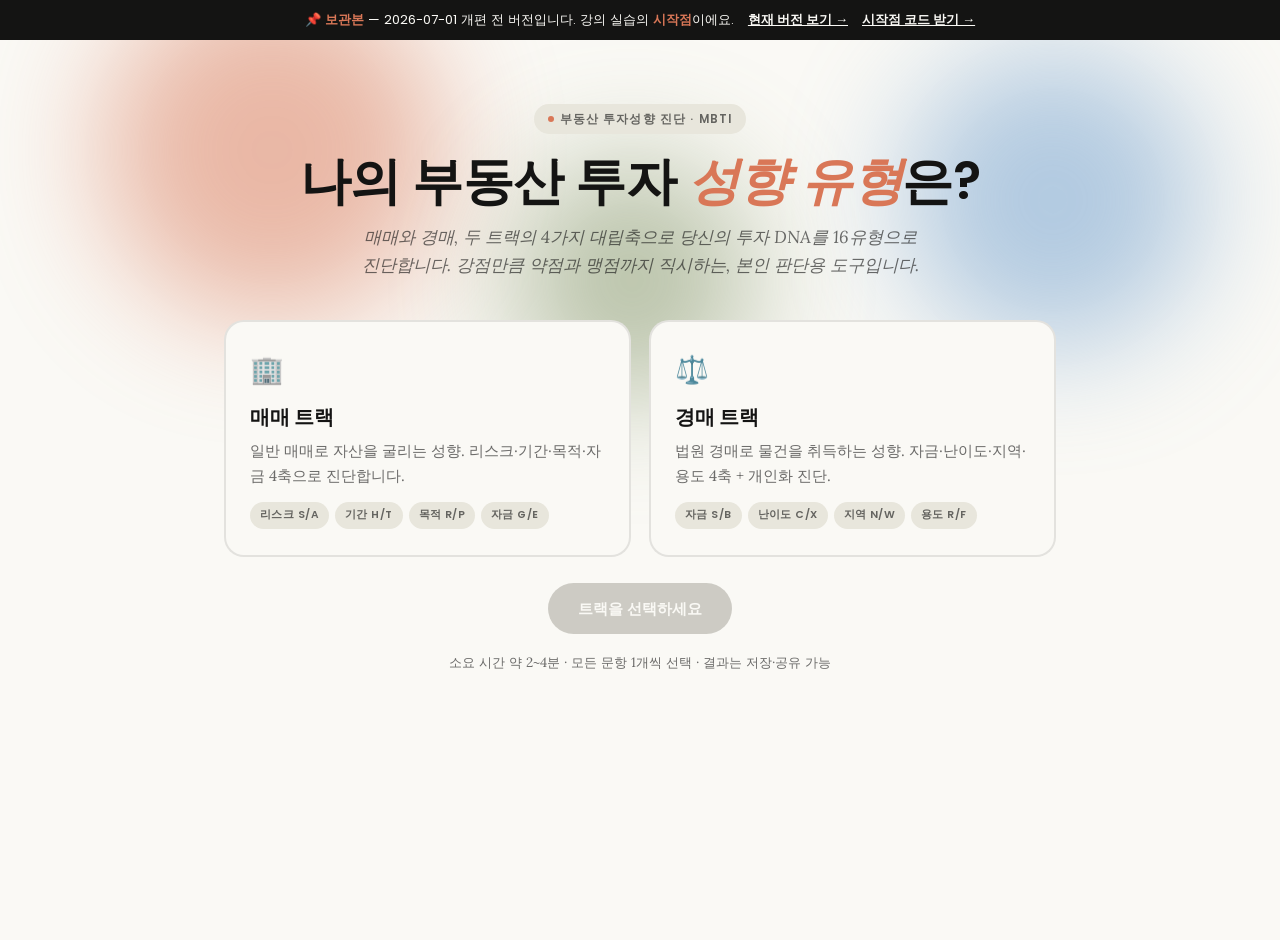
<file: v1/index.html>
<!DOCTYPE html>
<html lang="ko">
<head>
<meta charset="UTF-8">
<meta name="viewport" content="width=device-width, initial-scale=1.0">
<title>[보관본 2026-07-01] 부동산 투자성향 테스트 · 매매 / 경매</title>
<link rel="preconnect" href="https://fonts.googleapis.com">
<link rel="preconnect" href="https://fonts.gstatic.com" crossorigin>
<link href="https://fonts.googleapis.com/css2?family=Poppins:wght@500;600;700&family=Lora:ital,wght@0,400;0,500;0,600;1,400&display=swap" rel="stylesheet">
<style>
:root{
  --dark:#141413; --light:#faf9f5; --light-gray:#e8e6dc; --mid-gray:#b0aea5;
  --orange:#d97757; --blue:#6a9bcc; --green:#788c5d;
  --mute:rgba(20,20,19,0.62); --on-dark-mute:rgba(250,249,245,0.6);
  --line:rgba(20,20,19,0.1);
  --heading:'Poppins', Arial, sans-serif; --body:'Lora', Georgia, serif; --label:'Poppins', Arial, sans-serif;
  --maxw:880px; --ease:cubic-bezier(.16,1,.3,1);
}
*{ box-sizing:border-box; }
body{ margin:0; background:var(--light); color:var(--dark); font-family:var(--body); -webkit-font-smoothing:antialiased; line-height:1.6; }
h1,h2,h3,h4{ margin:0; font-family:var(--heading); font-weight:600; letter-spacing:-0.01em; }
a{ color:var(--orange); }
::selection{ background:var(--orange); color:var(--light); }
:focus-visible{ outline:2px solid var(--orange); outline-offset:3px; }
.wrap{ max-width:var(--maxw); margin:0 auto; padding:0 24px; }

/* progress */
.progress{ position:fixed; top:0; left:0; height:3px; width:0%; background:linear-gradient(90deg,var(--orange),var(--blue)); z-index:100; transition:width 0.35s var(--ease); }

/* eyebrow */
.eyebrow{ font-family:var(--label); font-size:0.72rem; font-weight:600; letter-spacing:0.1em; text-transform:uppercase; color:var(--mute); display:inline-flex; align-items:center; gap:0.5em; background:var(--light-gray); padding:6px 14px; border-radius:999px; }
.eyebrow::before{ content:''; width:6px; height:6px; background:var(--orange); border-radius:50%; display:inline-block; }

/* screens */
.screen{ display:none; min-height:100vh; padding:64px 0 96px; }
.screen.active{ display:block; animation:fade 0.5s var(--ease); }
@keyframes fade{ from{ opacity:0; transform:translateY(12px);} to{ opacity:1; transform:translateY(0);} }

/* ---- start hero ---- */
.hero{ position:relative; text-align:center; overflow:hidden; }
.blob{ position:absolute; border-radius:50%; filter:blur(60px); pointer-events:none; opacity:0.5; z-index:0; }
.blob.b1{ width:340px; height:340px; background:var(--orange); top:-60px; left:8%; animation:driftA 16s var(--ease) infinite; }
.blob.b2{ width:300px; height:300px; background:var(--blue); top:10px; right:6%; animation:driftB 19s var(--ease) infinite; }
.blob.b3{ width:240px; height:240px; background:var(--green); top:120px; left:40%; animation:driftC 22s var(--ease) infinite; }
@keyframes driftA{ 0%,100%{ transform:translate(0,0) scale(1);} 50%{ transform:translate(40px,30px) scale(1.12);} }
@keyframes driftB{ 0%,100%{ transform:translate(0,0) scale(1);} 50%{ transform:translate(-36px,24px) scale(1.08);} }
@keyframes driftC{ 0%,100%{ transform:translate(0,0) scale(1);} 50%{ transform:translate(20px,-26px) scale(1.1);} }
.hero .inner{ position:relative; z-index:1; }
.hero h1{ font-size:clamp(2.1rem,5vw,3.2rem); line-height:1.12; margin:18px 0 14px; }
.hero h1 em{ font-style:italic; color:var(--orange); font-family:var(--body); font-weight:600; }
.lead{ font-size:1.08rem; color:var(--mute); max-width:560px; margin:0 auto 8px; font-style:italic; }

/* track cards */
.track-grid{ display:grid; grid-template-columns:1fr 1fr; gap:18px; margin:40px 0 26px; }
@media (max-width:640px){ .track-grid{ grid-template-columns:1fr; } }
.track-card{ text-align:left; background:var(--light); border:2px solid var(--line); border-radius:20px; padding:26px 24px; cursor:pointer; transition:transform 0.3s var(--ease), box-shadow 0.3s ease, border-color 0.3s ease; }
.track-card:hover{ transform:translateY(-4px); box-shadow:0 18px 36px -18px rgba(20,20,19,0.22); border-color:rgba(217,119,87,0.4); }
.track-card.sel{ border-color:var(--orange); box-shadow:0 18px 36px -18px rgba(217,119,87,0.4); }
.track-card .ico{ font-size:1.7rem; }
.track-card h3{ font-size:1.25rem; margin:10px 0 6px; }
.track-card p{ margin:0; color:var(--mute); font-size:0.95rem; }
.track-card .axes{ margin-top:14px; display:flex; flex-wrap:wrap; gap:6px; }
.miniaxis{ font-family:var(--label); font-size:0.66rem; font-weight:600; letter-spacing:0.04em; text-transform:uppercase; color:var(--mute); background:var(--light-gray); padding:5px 10px; border-radius:999px; }

/* buttons */
.btn{ font-family:var(--label); font-weight:600; font-size:0.95rem; border:none; border-radius:999px; padding:14px 30px; cursor:pointer; transition:all 0.25s var(--ease); }
.btn-primary{ background:var(--dark); color:var(--light); }
.btn-primary:hover{ background:var(--orange); transform:translateY(-2px); }
.btn-primary:disabled{ background:var(--mid-gray); cursor:not-allowed; transform:none; opacity:0.6; }
.btn-ghost{ background:transparent; color:var(--dark); border:1.5px solid var(--line); }
.btn-ghost:hover{ border-color:var(--orange); color:var(--orange); }
.btn-row{ display:flex; gap:12px; flex-wrap:wrap; justify-content:center; }
.note{ font-size:0.84rem; color:var(--mute); margin-top:18px; }

/* ---- quiz ---- */
.quiz-top{ display:flex; align-items:center; justify-content:space-between; gap:16px; margin-bottom:8px; }
.qtrack{ font-family:var(--label); font-size:0.74rem; font-weight:600; letter-spacing:0.08em; text-transform:uppercase; color:var(--orange); }
.qcount{ font-family:var(--label); font-size:0.8rem; color:var(--mute); }
.bar{ height:6px; background:var(--light-gray); border-radius:999px; overflow:hidden; margin-bottom:34px; }
.bar > span{ display:block; height:100%; width:0; background:linear-gradient(90deg,var(--orange),var(--blue)); border-radius:999px; transition:width 0.4s var(--ease); }
.qkind{ display:inline-flex; align-items:center; gap:7px; margin-bottom:16px; }
.qkind .dot{ width:7px; height:7px; border-radius:50%; background:var(--green); }
.qkind .dot.profile{ background:var(--blue); }
.qkind span{ font-family:var(--label); font-size:0.7rem; font-weight:600; letter-spacing:0.08em; text-transform:uppercase; color:var(--mute); }
.qtext{ font-family:var(--heading); font-weight:600; font-size:1.5rem; line-height:1.35; margin-bottom:8px; }
.qsub{ color:var(--mute); font-size:0.95rem; margin-bottom:26px; font-style:italic; }
.opts{ display:flex; flex-direction:column; gap:12px; }
.opt{ text-align:left; background:var(--light); border:1.5px solid var(--line); border-radius:14px; padding:18px 20px; cursor:pointer; font-family:var(--body); font-size:1.02rem; color:var(--dark); transition:all 0.22s var(--ease); display:flex; align-items:center; gap:14px; }
.opt:hover{ border-color:rgba(217,119,87,0.45); transform:translateX(3px); }
.opt.sel{ border-color:var(--orange); background:#fdf3ee; box-shadow:0 8px 20px -12px rgba(217,119,87,0.45); }
.opt .mark{ flex:none; width:22px; height:22px; border-radius:50%; border:2px solid var(--mid-gray); transition:all 0.2s; position:relative; }
.opt.sel .mark{ border-color:var(--orange); background:var(--orange); }
.opt.sel .mark::after{ content:''; position:absolute; inset:5px; background:var(--light); border-radius:50%; }
.nav-row{ display:flex; justify-content:space-between; margin-top:34px; gap:12px; }

/* ---- result ---- */
.rhead{ text-align:center; position:relative; padding:14px 0 8px; }
.rcode{ font-family:var(--heading); font-weight:700; font-size:clamp(2.4rem,7vw,3.6rem); letter-spacing:0.02em; background:linear-gradient(120deg,var(--orange),var(--green),var(--blue)); -webkit-background-clip:text; background-clip:text; color:transparent; }
.rname{ font-size:1.5rem; margin-top:6px; }
.rsummary{ color:var(--mute); max-width:600px; margin:14px auto 0; font-style:italic; font-size:1.05rem; }
.chips{ display:flex; flex-wrap:wrap; gap:8px; justify-content:center; margin:20px 0 6px; }
.kchip{ font-family:var(--label); font-size:0.74rem; font-weight:600; letter-spacing:0.04em; background:var(--light-gray); color:var(--dark); padding:7px 14px; border-radius:999px; }
.rare-pill{ display:inline-block; margin-top:12px; font-family:var(--label); font-size:0.66rem; font-weight:600; letter-spacing:0.06em; text-transform:uppercase; background:var(--orange); color:var(--light); padding:5px 12px; border-radius:999px; }

.axisrow{ display:grid; grid-template-columns:repeat(4,1fr); gap:10px; margin:30px 0; }
@media (max-width:640px){ .axisrow{ grid-template-columns:repeat(2,1fr); } }
.axisbox{ background:var(--light); border:1px solid var(--line); border-radius:14px; padding:14px 12px; text-align:center; }
.axisbox .al{ font-family:var(--label); font-size:0.62rem; font-weight:600; letter-spacing:0.06em; text-transform:uppercase; color:var(--mute); }
.axisbox .av{ font-family:var(--heading); font-weight:600; font-size:1.02rem; margin-top:6px; }
.axisbox .ac{ display:inline-block; font-family:var(--heading); font-weight:700; color:var(--orange); margin-right:5px; }
.axisbox.bl{ border-color:rgba(217,119,87,0.5); background:#fdf3ee; }
.axisbox .blnote{ font-size:0.62rem; color:var(--orange); margin-top:5px; font-family:var(--label); font-weight:600; }

.sec{ margin:26px 0; }
.sec-title{ font-family:var(--label); font-size:0.74rem; font-weight:600; letter-spacing:0.09em; text-transform:uppercase; color:var(--mute); margin-bottom:14px; display:flex; align-items:center; gap:8px; }
.sec-title::before{ content:''; width:18px; height:2px; background:var(--orange); }

.swb{ display:grid; grid-template-columns:1fr 1fr; gap:14px; }
@media (max-width:640px){ .swb{ grid-template-columns:1fr; } }
.panel{ border:1px solid var(--line); border-radius:16px; padding:20px 20px; background:var(--light); }
.panel h4{ font-size:0.96rem; margin-bottom:10px; display:flex; align-items:center; gap:7px; }
.panel.strength{ border-top:3px solid var(--green); }
.panel.weakness{ border-top:3px solid var(--orange); }
.panel.blind{ grid-column:1/-1; border-top:3px solid #c2543a; background:#fdf3ee; }
.panel ul{ margin:0; padding-left:18px; }
.panel li{ margin-bottom:7px; }
.panel p{ margin:0 0 8px; }
.panel.identity{ background:var(--dark); color:var(--light); border:none; }
.panel.identity p{ font-style:italic; font-size:1.04rem; line-height:1.65; margin:0; }

.guide-item{ border:1px solid var(--line); border-radius:16px; padding:18px 20px; margin-bottom:12px; background:var(--light); }
.guide-item h4{ font-size:0.95rem; margin-bottom:10px; color:var(--orange); }
.guide-item ul,.guide-item ol{ margin:0; padding-left:20px; }
.guide-item li{ margin-bottom:6px; }
.guide-item p{ margin:0 0 8px; }
.guide-item strong{ color:var(--dark); }

.flag{ border-radius:14px; padding:16px 18px; margin-bottom:12px; border:1px solid; display:flex; gap:12px; align-items:flex-start; }
.flag .fi{ font-size:1.15rem; flex:none; line-height:1.4; }
.flag .ft{ font-family:var(--label); font-size:0.64rem; font-weight:700; letter-spacing:0.08em; text-transform:uppercase; display:inline-block; padding:3px 9px; border-radius:999px; margin-bottom:7px; }
.flag .fm{ font-size:0.96rem; line-height:1.6; }
.flag.danger{ background:#fbecec; border-color:#d98a8a; }
.flag.danger .ft{ background:#c2543a; color:#fff; }
.flag.warn{ background:#fdf3ee; border-color:rgba(217,119,87,0.5); }
.flag.warn .ft{ background:var(--orange); color:#fff; }
.flag.info{ background:#eef3f8; border-color:rgba(106,155,204,0.5); }
.flag.info .ft{ background:var(--blue); color:#fff; }

.cond-line{ background:var(--light-gray); border-radius:12px; padding:12px 16px; font-size:0.9rem; color:var(--mute); margin-bottom:22px; }
.cond-line b{ color:var(--dark); font-family:var(--label); font-weight:600; }
.reg-note{ background:#eef3f8; border:1px solid rgba(106,155,204,0.45); border-radius:12px; padding:11px 15px; font-size:0.88rem; line-height:1.55; color:var(--dark); margin-bottom:14px; }
.reg-note b{ color:var(--blue); }
.flag-foot{ font-size:0.8rem; color:var(--mute); line-height:1.55; margin-top:12px; }
.flag-foot code{ background:var(--light-gray); padding:1px 5px; border-radius:5px; font-size:0.86em; }
.flag-foot b{ color:#c2543a; }
details.reg{ background:#fff; border:1px solid var(--line); border-radius:14px; overflow:hidden; }
details.reg>summary{ cursor:pointer; list-style:none; padding:16px 18px; font-family:var(--label); font-weight:600; font-size:0.92rem; color:var(--dark); background:var(--light-gray); display:flex; align-items:center; gap:8px; }
details.reg>summary::-webkit-details-marker{ display:none; }
details.reg>summary::after{ content:'▸'; margin-left:auto; color:var(--mute); transition:transform .2s; }
details.reg[open]>summary::after{ transform:rotate(90deg); }
.reg-body{ padding:18px 20px 22px; }
.reg-body h5{ font-family:var(--label); font-size:0.82rem; letter-spacing:0.03em; color:var(--orange); margin:20px 0 8px; padding-top:14px; border-top:1px dashed var(--line); }
.reg-body h5:first-of-type{ border-top:none; padding-top:0; }
.reg-body ul{ margin:6px 0 6px 2px; padding-left:18px; }
.reg-body li{ font-size:0.88rem; line-height:1.62; margin-bottom:7px; }
.reg-body .rt{ font-size:0.86rem; line-height:1.55; color:var(--mute); margin:4px 0 8px; }
.reg-body .reg-src{ font-size:0.84rem; line-height:1.6; color:var(--mute); background:var(--light-gray); border-radius:10px; padding:11px 14px; margin-bottom:6px; }
.reg-body code{ background:var(--light-gray); padding:1px 5px; border-radius:5px; font-size:0.86em; }
.reg-body .reg-disc{ font-size:0.85rem; line-height:1.6; color:var(--dark); background:#fdf3ee; border:1px solid rgba(217,119,87,0.4); border-radius:11px; padding:12px 15px; margin-top:12px; }
.rtbl{ overflow-x:auto; margin:8px 0; }
.rtbl table{ width:100%; border-collapse:collapse; font-size:0.82rem; }
.rtbl th,.rtbl td{ border:1px solid var(--line); padding:7px 9px; text-align:left; line-height:1.45; vertical-align:top; }
.rtbl th{ background:var(--light-gray); font-family:var(--label); font-weight:600; }
.rb{ display:inline-block; font-size:0.7rem; font-weight:600; padding:1px 6px; border-radius:6px; vertical-align:middle; white-space:nowrap; }
.rb.ok{ background:#e7f1ea; color:#3f7d55; }
.rb.unsure{ background:#fbecec; color:#c2543a; }
.rb.gazette{ background:#e4eef7; color:#2f6296; border:1px solid rgba(47,98,150,0.35); }

footer{ text-align:center; color:var(--mute); font-size:0.82rem; padding:30px 0 50px; }
.disclaimer{ max-width:620px; margin:36px auto 0; font-size:0.84rem; color:var(--mute); text-align:center; line-height:1.6; border-top:1px solid var(--line); padding-top:22px; }
.toast{ position:fixed; bottom:26px; left:50%; transform:translateX(-50%) translateY(20px); background:var(--dark); color:var(--light); padding:13px 22px; border-radius:999px; font-family:var(--label); font-size:0.85rem; font-weight:500; opacity:0; pointer-events:none; transition:all 0.35s var(--ease); z-index:200; }
.toast.show{ opacity:1; transform:translateX(-50%) translateY(0); }

/* ---- 추천 경매 검색조건 카드 (경매 트랙 전용) ---- */
.sc-card{ border:1px solid var(--line); border-radius:18px; background:#fff; padding:24px 22px; }
.sc-head{ display:flex; align-items:center; gap:8px; margin-bottom:6px; }
.sc-head h4{ font-size:1.12rem; }
.sc-intro{ color:var(--mute); font-size:0.9rem; margin:0 0 18px; line-height:1.55; }
.sc-intro b{ color:var(--dark); }
.sc-region-input{ background:var(--light-gray); border-radius:12px; padding:14px 16px; margin-bottom:18px; }
.sc-region-input label{ font-family:var(--label); font-size:0.7rem; font-weight:600; letter-spacing:0.04em; text-transform:uppercase; color:var(--mute); display:block; margin-bottom:9px; }
.sc-region-input .row{ display:flex; gap:10px; flex-wrap:wrap; }
.sc-region-input select,.sc-region-input input{ font-family:var(--body); font-size:0.95rem; padding:10px 12px; border:1.5px solid var(--line); border-radius:10px; background:#fff; color:var(--dark); }
.sc-region-input select{ min-width:150px; }
.sc-region-input input{ flex:1; min-width:170px; }
.sc-region-input .hint{ font-size:0.79rem; color:var(--mute); margin-top:9px; line-height:1.5; }
.sc-dims{ display:grid; grid-template-columns:1fr 1fr; gap:12px; }
@media (max-width:640px){ .sc-dims{ grid-template-columns:1fr; } }
.sc-dim{ border:1px solid var(--line); border-radius:13px; padding:13px 15px; background:var(--light); }
.sc-dim.full{ grid-column:1/-1; }
.sc-dim .dk{ font-family:var(--label); font-size:0.63rem; font-weight:600; letter-spacing:0.05em; text-transform:uppercase; color:var(--mute); display:flex; align-items:center; gap:6px; flex-wrap:wrap; }
.sc-dim .dk .site{ font-size:0.58rem; padding:1px 7px; border-radius:6px; background:#e7f1ea; color:#3f7d55; letter-spacing:0; text-transform:none; font-weight:600; }
.sc-dim .dk .site.nosite{ background:#eef3f8; color:#2f6296; }
.sc-dim .dv{ font-family:var(--heading); font-weight:600; font-size:1.0rem; margin-top:7px; line-height:1.4; }
.sc-dim .dsub{ font-size:0.8rem; color:var(--mute); margin-top:5px; line-height:1.5; }
.sc-tag{ display:inline-block; font-family:var(--label); font-size:0.74rem; font-weight:600; background:var(--light-gray); color:var(--dark); padding:5px 11px; border-radius:999px; margin:2px 4px 2px 0; }
.sc-notes{ margin:14px 0 0; }
.sc-notes ul{ margin:8px 0 0; padding-left:18px; }
.sc-notes li{ font-size:0.86rem; line-height:1.6; margin-bottom:7px; color:var(--dark); }
.sc-export{ margin-top:20px; border-top:1px dashed var(--line); padding-top:18px; }
.sc-export .btn-row{ justify-content:flex-start; }
.sc-json{ width:100%; margin-top:14px; font-family:ui-monospace,SFMono-Regular,Menlo,monospace; font-size:0.76rem; line-height:1.5; background:var(--dark); color:#e8e6dc; border:none; border-radius:12px; padding:16px; min-height:210px; resize:vertical; white-space:pre; overflow:auto; }
.sc-foot{ font-size:0.79rem; color:var(--mute); margin-top:12px; line-height:1.55; }
.sc-foot code{ background:var(--light-gray); padding:1px 5px; border-radius:5px; font-size:0.92em; }
.sc-foot b{ color:#c2543a; }
</style>
</head>
<body>
<!-- ===== 보관본 배너 (아카이브 표시용으로만 추가됨. 그 외 내용은 2026-07-01 원본 그대로) ===== -->
<style>
#archive-bar{position:sticky;top:0;z-index:9999;background:#141413;color:#faf9f5;
  font-family:'Poppins',Arial,sans-serif;font-size:0.82rem;line-height:1.5;
  padding:10px 16px;display:flex;flex-wrap:wrap;align-items:center;gap:8px 14px;justify-content:center;text-align:center}
#archive-bar b{color:#d97757}
#archive-bar a{color:#faf9f5;font-weight:600}
@media print{#archive-bar{display:none}}
</style>
<div id="archive-bar">
  <span>📌 <b>보관본</b> — 2026-07-01 개편 전 버전입니다. 강의 실습의 <b>시작점</b>이에요.</span>
  <a href="../">현재 버전 보기 →</a>
  <a href="https://github.com/earthskyisbig/auction_mbti/tree/lecture-base">시작점 코드 받기 →</a>
</div>

<div class="progress" id="progress"></div>

<!-- ===== START ===== -->
<section class="screen active hero" id="screen-start">
  <div class="blob b1"></div><div class="blob b2"></div><div class="blob b3"></div>
  <div class="wrap inner">
    <span class="eyebrow">부동산 투자성향 진단 · MBTI</span>
    <h1>나의 부동산 투자 <em>성향 유형</em>은?</h1>
    <p class="lead">매매와 경매, 두 트랙의 4가지 대립축으로 당신의 투자 DNA를 16유형으로 진단합니다. 강점만큼 약점과 맹점까지 직시하는, 본인 판단용 도구입니다.</p>
    <div class="track-grid" id="track-grid"></div>
    <div class="btn-row">
      <button class="btn btn-primary" id="start-btn" disabled>트랙을 선택하세요</button>
    </div>
    <p class="note">소요 시간 약 2~4분 · 모든 문항 1개씩 선택 · 결과는 저장·공유 가능</p>
  </div>
</section>

<!-- ===== QUIZ ===== -->
<section class="screen" id="screen-quiz">
  <div class="wrap">
    <div class="quiz-top">
      <span class="qtrack" id="q-track"></span>
      <span class="qcount" id="q-count"></span>
    </div>
    <div class="bar"><span id="q-bar"></span></div>
    <div id="q-body"></div>
    <div class="nav-row">
      <button class="btn btn-ghost" id="prev-btn">← 이전</button>
      <button class="btn btn-primary" id="next-btn" disabled>다음 →</button>
    </div>
  </div>
</section>

<!-- ===== RESULT ===== -->
<section class="screen" id="screen-result">
  <div class="wrap" id="result-body"></div>
</section>

<div class="toast" id="toast"></div>

<script>
const DATA = {"maemae":{"version":"1.1","track":"maemae","track_label":"매매 투자성향","code_prefix":"M-","axis_order":["RISK","HORIZON","BASIS","CAPITAL"],"axes":[{"id":"RISK","label":"리스크 성향","pole_a":{"code":"S","label":"안정형","desc":"검증된 입지·실수요 탄탄한 물건, 빠지지 않는 자산 우선"},"pole_b":{"code":"A","label":"공격형","desc":"저평가·개발호재 등 불확실하지만 상승여력 큰 자산 베팅"},"default_pole":"S"},{"id":"HORIZON","label":"투자 기간","pole_a":{"code":"H","label":"장기보유형","desc":"5년+ 보유, 복리·임대·비과세를 누림"},"pole_b":{"code":"T","label":"단기회전형","desc":"2~3년 내 차익 실현, 자본 회전"},"default_pole":"H"},{"id":"BASIS","label":"투자 목적","pole_a":{"code":"R","label":"실거주겸용형","desc":"내 생활권·생활편의·학군이 의사결정에 개입"},"pole_b":{"code":"P","label":"순수투자형","desc":"거주는 무관, 오직 수익률·세팅 용이성으로 판단"},"default_pole":"R"},{"id":"CAPITAL","label":"자금 운용","pole_a":{"code":"G","label":"레버리지형","desc":"주담대·갭(전세 레버리지) 적극, 수익 증폭"},"pole_b":{"code":"E","label":"자기자본형","desc":"차입 최소화, 현금 비중 높게 보수적 운용"},"default_pole":"G"}],"questions":[{"id":"q1","axis":"RISK","text":"관심 지역에 '재건축 추진위가 곧 꾸려진다'는 소문이 돕니다. 아직 확정된 건 없습니다. 당신은?","options":[{"label":"확정 안 됐어도 소문 단계에 미리 들어간다","score":{"A":2}},{"label":"사업시행인가 같은 확정 신호가 나온 뒤 들어간다","score":{"S":2}}]},{"id":"q2","axis":"RISK","text":"같은 예산으로 고를 수 있는 두 물건이 있다면?","options":[{"label":"누구나 아는 검증된 동네의 평범한 시세 물건","score":{"S":2}},{"label":"아직 저평가됐지만 개발 기대가 있는 동네 물건","score":{"A":2}}]},{"id":"q3","axis":"RISK","text":"매수 직후 하락장이 와서 한동안 못 오를 수도 있습니다. 당신의 마음은?","options":[{"label":"기대수익이 크면 한동안 물려도 감수한다","score":{"A":2}},{"label":"빠지지 않고 버텨주는 자산이 우선이다","score":{"S":2}}]},{"id":"q4","axis":"RISK","text":"투자 결정에서 더 신경 쓰는 쪽은?","options":[{"label":"손실 가능성을 최대한 줄이는 것","score":{"S":2}},{"label":"큰 상승 기회를 놓치지 않는 것","score":{"A":2}}]},{"id":"q5","axis":"HORIZON","text":"한 채를 사면 보통 얼마나 보유할 계획인가요?","options":[{"label":"5년 이상, 길게 들고 간다","score":{"H":2}},{"label":"2~3년 안에 차익을 실현하고 싶다","score":{"T":2}}]},{"id":"q6","axis":"HORIZON","text":"산 집이 단기간에 기대만큼 올랐습니다. 어떻게 하나요?","options":[{"label":"목표가에 닿으면 팔아 현금을 회전한다","score":{"T":2}},{"label":"더 오를 여지를 보고 계속 보유한다","score":{"H":2}}]},{"id":"q7","axis":"HORIZON","text":"비과세·장기보유특별공제 같은 장기 세제 혜택에 대해?","options":[{"label":"요건을 채워 적극 활용할 생각이다","score":{"H":2}},{"label":"그보다 회전 속도와 타이밍이 더 중요하다","score":{"T":2}}]},{"id":"q8","axis":"HORIZON","text":"매도를 결심하는 기준에 더 가까운 것은?","options":[{"label":"목표 가격에 닿았을 때 (가격 트리거)","score":{"T":2}},{"label":"충분히 보유했다 싶을 때 (시간·생애주기)","score":{"H":2}}]},{"id":"q9","axis":"BASIS","text":"수익률은 아주 좋은데, 내가 살 일은 평생 없을 동네의 물건입니다. 살까요?","options":[{"label":"거주와 무관해도 수익만 좋으면 산다","score":{"P":2}},{"label":"내가 살 수 있는 곳이어야 마음이 편하다","score":{"R":2}}]},{"id":"q10","axis":"BASIS","text":"물건을 고를 때 학군·통근·생활편의의 비중은?","options":[{"label":"내 생활조건이 중요한 판단 기준이다","score":{"R":2}},{"label":"임차수요만 받쳐주면 내 생활과는 무관하다","score":{"P":2}}]},{"id":"q11","axis":"BASIS","text":"앞으로의 보유 방향에 더 가까운 것은?","options":[{"label":"좋은 한 채(실거주)를 잘 지키고 갈아타는 쪽","score":{"R":2}},{"label":"여러 채로 자산을 늘려가는 쪽","score":{"P":2}}]},{"id":"q12","axis":"BASIS","text":"산 집에 전월세를 놓아 임차인을 들이는 것에 대해?","options":[{"label":"수익을 위해 당연히 임대 세팅한다","score":{"P":2}},{"label":"내가 들어가 사는 그림이 우선이라 거부감이 있다","score":{"R":2}}]},{"id":"q13","axis":"CAPITAL","text":"쓸 수 있는 현금이 어느 정도 있을 때, 당신의 선택은?","options":[{"label":"현금을 다 쓰지 않고 레버리지로 두 채 간다","score":{"G":2}},{"label":"차입을 줄이고 한 채를 안전하게 산다","score":{"E":2}}]},{"id":"q14","axis":"CAPITAL","text":"전세를 끼고 매수하는 갭투자에 대해?","options":[{"label":"자기자본을 아껴주는 좋은 수단이라 적극 쓴다","score":{"G":2}},{"label":"역전세가 부담돼 가급적 피한다","score":{"E":2}}]},{"id":"q15","axis":"CAPITAL","text":"'기준금리 인상' 뉴스를 보면 드는 생각은?","options":[{"label":"대출 비중이 커서 신경이 많이 쓰인다","score":{"G":2}},{"label":"빚이 적어 별로 흔들리지 않는다","score":{"E":2}}]},{"id":"q16","axis":"CAPITAL","text":"감당 가능한 대출 수준에 더 가까운 것은?","options":[{"label":"LTV·DSR 한도를 적극 끌어 쓴다","score":{"G":2}},{"label":"보수적으로, 현금 비중을 높게 가져간다","score":{"E":2}}]}],"profile_inputs":[{"id":"ownership","label":"주택보유상황","text":"현재 주택 보유 상황은? (대출·세금 규제 판정용, 유형 점수에는 영향 없음)","options":[{"label":"무주택","value":"none"},{"label":"1주택","value":"one"},{"label":"다주택","value":"multi"}]},{"id":"region_regulated","label":"규제지역 여부","text":"매수하려는 지역이 규제지역(조정대상지역·투기과열지구·토지거래허가구역)인가요? (대출·세금 규제 판정용, 유형 점수에는 영향 없음)","options":[{"label":"규제지역 (서울 전역·경기 일부·신규 지정지 등)","value":"regulated"},{"label":"비규제지역","value":"normal"},{"label":"잘 모르겠다","value":"unknown"}]}],"flags":[{"when":{"ownership":"none","region_regulated":"regulated"},"level":"info","message":"규제지역 무주택 주택구입 주담대는 LTV 40% 수준 + 6개월 내 전입(실거주) 의무가 적용됩니다(생애최초는 LTV 70%로 우대). 모든 차주에 DSR 40%도 함께 걸리니 소득 기준 한도를 미리 확인하세요."},{"when":{"ownership":"one","region_regulated":"regulated"},"level":"warn","message":"1주택자가 규제지역 주택을 추가 구입할 때 기존 주택을 처분하지 않으면 주담대가 전면 금지(LTV 0%)될 수 있습니다. 6개월 내 처분 약정(처분조건부)이면 완화되지만 적용 LTV(40%/50% 여부)는 출처상 표현이 갈려 금융기관에 직접 확인이 필요합니다."},{"when":{"ownership":"multi","region_regulated":"regulated"},"level":"danger","message":"다주택자가 규제지역 주택을 추가 구입하면 주담대가 전면 금지(LTV 0%)됩니다. 사실상 전액 자기자본이 필요하니 자금계획을 원점에서 재검토하세요."},{"when":{"ownership":"multi","region_regulated":"regulated"},"level":"warn","message":"다주택자가 조정대상지역 주택을 취득하면 취득세가 8~12%로 중과되고, 향후 양도 시 양도세 +20~30%p 중과 대상이 될 수 있습니다. 단 다주택 양도세 중과 한시배제(~2026-05-09)의 종료/연장 여부는 시점 확인이 필요하니 세무사와 세후 수익률을 다시 계산하세요."},{"when":{"region_regulated":"regulated"},"level":"warn","message":"규제지역(조정+투기과열+토지거래허가) 일반매매는 2년 실거주 의무·갭투자(전세 끼고 매수) 차단·자금조달계획서 의무가 적용됩니다. 전세 레버리지나 임대 세팅 계획이 막힐 수 있으니 매수 전략을 확인하세요."},{"when":{"axis_CAPITAL":"G","region_regulated":"regulated"},"level":"info","message":"레버리지를 선호하는 성향인데 규제지역은 LTV 40%·주담대 한도 최대 6억(15억 초과 4억/25억 초과 2억)·DSR 40%로 차입이 크게 제한됩니다. 기대했던 레버리지가 안 나올 수 있으니 자금계획을 보수적으로 점검하세요."},{"when":{"region_regulated":"unknown"},"level":"info","message":"대상 지역의 규제 여부에 따라 대출 한도·세금·실거주 의무가 크게 달라집니다. 국토부 「조정대상지역 및 투기과열지구 지정」 페이지에서 규제지역 여부를 먼저 확인하세요."}],"types":[{"code":"M-SHRG","axes":{"RISK":"S","HORIZON":"H","BASIS":"R","CAPITAL":"G"},"name":"내집마련 안착러","keywords":["안정","장기보유","실거주겸용","레버리지"],"summary":"좋은 입지 실거주 한 채를 대출 끼고 장기 보유하며 우상향을 노림"},{"code":"M-SHRE","axes":{"RISK":"S","HORIZON":"H","BASIS":"R","CAPITAL":"E"},"name":"현금 실속 거주형","keywords":["안정","장기보유","실거주겸용","자기자본"],"summary":"빚 없이 우량 실거주 한 채, 마음 편한 장기 보유"},{"code":"M-SHPG","axes":{"RISK":"S","HORIZON":"H","BASIS":"P","CAPITAL":"G"},"name":"우량지 갭 장기러","keywords":["안정","장기보유","순수투자","레버리지"],"summary":"검증된 입지에 전세 레버리지로 묻어두는 장기 투자"},{"code":"M-SHPE","axes":{"RISK":"S","HORIZON":"H","BASIS":"P","CAPITAL":"E"},"name":"거북이 실속 투자자","keywords":["안정","장기보유","순수투자","자기자본"],"summary":"자기자본으로 우량 물건 장기 보유, 느리지만 단단함"},{"code":"M-STRG","axes":{"RISK":"S","HORIZON":"T","BASIS":"R","CAPITAL":"G"},"name":"갈아타기 실거주자","keywords":["안정","단기회전","실거주겸용","레버리지"],"summary":"실거주하며 비과세 타이밍에 안전하게 상급지로 환승(레버리지)"},{"code":"M-STRE","axes":{"RISK":"S","HORIZON":"T","BASIS":"R","CAPITAL":"E"},"name":"신중한 환승러","keywords":["안정","단기회전","실거주겸용","자기자본"],"summary":"빚 최소화하며 보수적으로 실거주 갈아타기"},{"code":"M-STPG","axes":{"RISK":"S","HORIZON":"T","BASIS":"P","CAPITAL":"G"},"name":"안전 단타 갭러","keywords":["안정","단기회전","순수투자","레버리지"],"summary":"검증된 물건만 전세 레버리지로 단기 회전"},{"code":"M-STPE","axes":{"RISK":"S","HORIZON":"T","BASIS":"P","CAPITAL":"E"},"name":"몸사리는 차익러","keywords":["안정","단기회전","순수투자","자기자본"],"summary":"자기자본으로 안전 물건만 짧게 차익","rare":true},{"code":"M-AHRG","axes":{"RISK":"A","HORIZON":"H","BASIS":"R","CAPITAL":"G"},"name":"호재 베팅 실거주자","keywords":["공격","장기보유","실거주겸용","레버리지"],"summary":"개발 기대 지역에 실거주하며 대출 끼고 장기 시세차익 노림"},{"code":"M-AHRE","axes":{"RISK":"A","HORIZON":"H","BASIS":"R","CAPITAL":"E"},"name":"뚝심 실거주 베터","keywords":["공격","장기보유","실거주겸용","자기자본"],"summary":"현금으로 저평가 실거주지를 장기 베팅"},{"code":"M-AHPG","axes":{"RISK":"A","HORIZON":"H","BASIS":"P","CAPITAL":"G"},"name":"개발호재 장기 베터","keywords":["공격","장기보유","순수투자","레버리지"],"summary":"재건축·정비사업 기대 저평가지에 레버리지로 장기 투자"},{"code":"M-AHPE","axes":{"RISK":"A","HORIZON":"H","BASIS":"P","CAPITAL":"E"},"name":"저평가 장기 사냥꾼","keywords":["공격","장기보유","순수투자","자기자본"],"summary":"자기자본으로 저평가 물건을 인내하며 장기 보유(역발상)"},{"code":"M-ATRG","axes":{"RISK":"A","HORIZON":"T","BASIS":"R","CAPITAL":"G"},"name":"공격 갈아타기러","keywords":["공격","단기회전","실거주겸용","레버리지"],"summary":"호재 지역으로 실거주를 빠르게 환승, 레버리지 활용"},{"code":"M-ATRE","axes":{"RISK":"A","HORIZON":"T","BASIS":"R","CAPITAL":"E"},"name":"현금 환승 베터","keywords":["공격","단기회전","실거주겸용","자기자본"],"summary":"현금으로 공격적 실거주 단기 환승","rare":true},{"code":"M-ATPG","axes":{"RISK":"A","HORIZON":"T","BASIS":"P","CAPITAL":"G"},"name":"고위험 회전 트레이더","keywords":["공격","단기회전","순수투자","레버리지"],"summary":"저평가·호재 물건을 풀레버리지로 단기 회전(최고 위험·수익)"},{"code":"M-ATPE","axes":{"RISK":"A","HORIZON":"T","BASIS":"P","CAPITAL":"E"},"name":"현금 단타 사냥꾼","keywords":["공격","단기회전","순수투자","자기자본"],"summary":"자기자본으로 저평가 물건을 짧게 차익","rare":true}]},"gyeongmae":{"version":"1.1","track":"gyeongmae","track_label":"경매 투자성향","code_prefix":"A-","axis_order":["FUND","DIFFICULTY","REGION","PURPOSE"],"axes":[{"id":"FUND","label":"자금 전략","pole_a":{"code":"s","label":"소액분산형","desc":"소액·다건·대출 활용, 리스크 분산"},"pole_b":{"code":"b","label":"대액집중형","desc":"큰 자금을 소수 핵심 물건에 집중"},"default_pole":"s"},{"id":"DIFFICULTY","label":"물건 난이도","pole_a":{"code":"c","label":"안전입찰형","desc":"권리 단순·명도 수월, 경쟁 많아 낙찰가율↑"},"pole_b":{"code":"x","label":"특수물건형","desc":"유치권·지상권·지분 등 고난도, 싸게 낙찰·소송/명도 역량 필요"},"default_pole":"c"},{"id":"REGION","label":"지역 전략","pole_a":{"code":"n","label":"연고지집중형","desc":"익숙한 생활권·연고지의 시세·임차수요 우위"},"pole_b":{"code":"w","label":"전국추적형","desc":"수익률을 따라 전국 어디든 추적"},"default_pole":"n"},{"id":"PURPOSE","label":"용도 지향","pole_a":{"code":"r","label":"실수요·보유형","desc":"낙찰 후 실거주·장기임대로 보유"},"pole_b":{"code":"f","label":"단기매각형","desc":"명도·수리 후 빠르게 되팔아 차익 실현"},"default_pole":"r"}],"questions":[{"id":"g1","axis":"FUND","text":"경매 자금 운용 스타일에 더 가까운 것은?","options":[{"label":"소액으로 여러 건에 나눠 담는다","score":{"s":2}},{"label":"큰 자금을 소수 우량 물건에 집중한다","score":{"b":2}}]},{"id":"g2","axis":"FUND","text":"한 건이 잘못됐을 때를 떠올리면, 당신은?","options":[{"label":"분산해서 한 건 실패의 타격을 줄이고 싶다","score":{"s":2}},{"label":"집중해서 건당 임팩트·협상력을 키우고 싶다","score":{"b":2}}]},{"id":"g3","axis":"DIFFICULTY","text":"두 물건 중 더 끌리는 쪽은?","options":[{"label":"경쟁이 붙어도 권리 깨끗하고 명도 쉬운 물건","score":{"c":2}},{"label":"아무도 안 들어와 싸게 받는 복잡한(유치권·지분 등) 물건","score":{"x":2}}]},{"id":"g4","axis":"DIFFICULTY","text":"유치권·법정지상권·지분 같은 특수물건 입찰에 대해?","options":[{"label":"분석·소송 부담이 커서 피한다","score":{"c":2}},{"label":"마진이 크니 적극 도전한다","score":{"x":2}}]},{"id":"g5","axis":"DIFFICULTY","text":"낙찰 후 점유자와 명도 분쟁이 생긴다면?","options":[{"label":"그런 분쟁은 최대한 피하고 싶다","score":{"c":2}},{"label":"어느 정도의 분쟁·협상은 감수할 수 있다","score":{"x":2}}]},{"id":"g6","axis":"REGION","text":"잘 모르는 지방에 수익률 좋은 물건이 나왔습니다. 당신은?","options":[{"label":"수익이 좋으면 멀어도 추적해 간다","score":{"w":2}},{"label":"잘 아는 동네의 평타 물건이 마음 편하다","score":{"n":2}}]},{"id":"g7","axis":"REGION","text":"임장(현장조사)·명도·관리에 드는 거리/시간을 생각하면?","options":[{"label":"익숙한 지역이라 발품·관리가 수월한 게 좋다","score":{"n":2}},{"label":"원격이라도 기회 풀이 넓은 게 좋다","score":{"w":2}}]},{"id":"g8","axis":"PURPOSE","text":"낙찰받은 물건, 기본 그림은?","options":[{"label":"들어가 살거나 세놓아 길게 보유한다","score":{"r":2}},{"label":"수리·명도 끝내고 빠르게 되판다","score":{"f":2}}]},{"id":"g9","axis":"PURPOSE","text":"낙찰 후 목표 보유기간에 더 가까운 것은?","options":[{"label":"길게 보유하며 현금흐름·시세를 누린다","score":{"r":2}},{"label":"단기에 차익 실현하고 자본을 회전한다","score":{"f":2}}]},{"id":"g10","axis":"PURPOSE","text":"명도·수리를 마친 뒤 출구 계획은?","options":[{"label":"임대 운영으로 안정적 수익을 가져간다","score":{"r":2}},{"label":"매각으로 차익을 실현한다","score":{"f":2}}]}],"profile_inputs":[{"id":"fund_size","label":"투자자금","axis":"FUND","text":"경매에 투입할 수 있는 가용 자금 규모는?","options":[{"label":"~5천만원","value":"u50","score":{"s":2}},{"label":"5천만~1.5억","value":"u150","score":{"s":1}},{"label":"1.5억~3억","value":"u300","score":{"b":1}},{"label":"3억 이상","value":"o300","score":{"b":2}}]},{"id":"purpose","label":"투자용도","axis":"PURPOSE","text":"경매로 취득한 물건의 주된 용도는?","options":[{"label":"실거주","value":"reside","score":{"r":2}},{"label":"임대수익(장기 보유)","value":"rent","score":{"r":1}},{"label":"단기매각(되팔기)","value":"flip","score":{"f":2}}]},{"id":"region_pref","label":"투자지역","axis":"REGION","text":"주로 입찰하려는 지역 범위는?","options":[{"label":"연고지·내 생활권 위주","value":"home","score":{"n":2}},{"label":"수도권 정도까지","value":"metro","score":{"w":1}},{"label":"전국 어디든","value":"nation","score":{"w":2}}]},{"id":"ownership","label":"주택보유상황","text":"현재 주택 보유 상황은?","options":[{"label":"무주택","value":"none"},{"label":"1주택","value":"one"},{"label":"다주택","value":"multi"}]},{"id":"experience","label":"경매경험","axis":"DIFFICULTY","text":"지금까지 입찰/낙찰 경험은?","options":[{"label":"0~1회 (초보)","value":"novice","score":{"c":1}},{"label":"2~5회 (중급)","value":"inter","score":{}},{"label":"6회+ (숙련)","value":"expert","score":{"x":1}}]},{"id":"region_regulated","label":"규제지역 여부","text":"낙찰받으려는 물건 소재지가 규제지역(조정대상지역·투기과열지구·토지거래허가구역)인가요? (대출·세금 규제 판정용, 유형 점수에는 영향 없음)","options":[{"label":"규제지역 (서울 전역·경기 일부·신규 지정지 등)","value":"regulated"},{"label":"비규제지역","value":"normal"},{"label":"잘 모르겠다","value":"unknown"}]}],"flags":[{"when":{"ownership":"multi","purpose":"flip"},"level":"warn","message":"다주택자의 단기매각은 양도세 중과 대상입니다. 보유기간별 세율(1년 미만 70%·2년 미만 60% 등)과 중과 여부를 입찰 전 반드시 검토하세요."},{"when":{"ownership":"multi","purpose":"rent"},"level":"warn","message":"다주택자가 추가 보유 시 취득세 중과(조정지역 8~12%)와 종부세 부담이 커집니다. 세후 수익률을 다시 계산하세요."},{"when":{"ownership":"multi","purpose":"reside"},"level":"warn","message":"다주택 상태에서의 실거주 취득도 취득세 중과·종부세 영향을 받습니다. 기존 주택 처분 계획과 함께 세무 검토가 필요합니다."},{"when":{"ownership":"none","purpose":"reside"},"level":"info","message":"무주택 실거주 취득은 생애최초 취득세 감면·대출 우대 대상일 수 있습니다. 단, 규제지역은 실거주 의무·전입 요건을 확인하세요."},{"when":{"experience":"novice","axis_DIFFICULTY":"x"},"level":"danger","message":"경매 초보가 특수물건(유치권·법정지상권·지분 등)에 들어가는 것은 권리분석 실패·명도 분쟁·장기화 위험이 매우 큽니다. 첫 5건은 안전물건으로 경험을 쌓길 강력히 권합니다."},{"when":{"axis_FUND":"s","axis_DIFFICULTY":"x"},"level":"warn","message":"소액 자금으로 특수물건을 노리는 조합입니다. 특수물건은 소송·명도에 추가 자금·기간 버퍼가 필요해 자금-난이도가 충돌할 수 있으니 예비비를 확보하세요."},{"when":{"type_code":"A-sxwf"},"level":"danger","message":"소액·특수·전국·단타는 초보 과욕의 전형적 패턴입니다. 자금·난이도·거리·출구가 모두 어려운 쪽으로 몰려 있어 한 번의 실수가 치명적입니다. 범위를 좁혀 시작하세요."},{"when":{"type_code":"A-bcwf"},"level":"info","message":"큰 자본을 마진 박한 안전물건 단타에 굴리는 조합입니다. 대액이라면 집중·특수 또는 장기 보유가 자본 효율 면에서 더 합리적일 수 있습니다."},{"when":{"region_regulated":"regulated"},"level":"warn","message":"경매 낙찰이라도 대출규제는 동일하게 적용됩니다. 경락잔금대출에도 규제지역 LTV(무주택 40% 수준)·다주택 주담대 금지·DSR 40%가 그대로 걸리니, 낙찰가 대비 실제 가용 대출을 보수적으로 잡고 자금계획을 점검하세요. (금융사별 경락대출 취급기준 차이는 확인 필요)"},{"when":{"region_regulated":"regulated"},"level":"info","message":"경매는 토지거래허가 대상 거래가 아니어서 토허구역의 2년 실거주 의무·갭투자 차단·자금조달계획서 제출 의무가 면제됩니다(일반매매 대비 규제 회피 가능). 다만 이 때문에 규제지역 경매에 수요가 몰려 낙찰가율이 높아지는 쏠림이 나타날 수 있으니 고가낙찰을 경계하세요. (자금출처 소명 등 세무 리스크는 별개)"},{"when":{"ownership":"multi","region_regulated":"regulated"},"level":"danger","message":"다주택자가 규제지역 물건을 추가 낙찰하면 경락잔금대출에도 다주택 추가구입 주담대 금지(LTV 0%)가 적용될 수 있습니다. 전액 자기자본 조달을 전제로 입찰가를 잡으세요. (개별 금융사 취급기준은 확인 필요)"},{"when":{"ownership":"none","region_regulated":"regulated"},"level":"info","message":"규제지역 무주택 경락대출은 LTV 40% 수준 + 6개월 전입의무가 적용될 수 있습니다. 다만 경매는 토허 실거주 의무 자체는 면제되니, 대출 조건과 실거주 요건을 분리해 확인하세요."},{"when":{"region_regulated":"unknown"},"level":"info","message":"물건 소재지의 규제지역 여부에 따라 대출 한도가 크게 달라집니다. 입찰 전 국토부 「조정대상지역 및 투기과열지구 지정」 페이지에서 규제 여부를 먼저 확인하세요."}],"types":[{"code":"A-scnr","axes":{"FUND":"s","DIFFICULTY":"c","REGION":"n","PURPOSE":"r"},"name":"동네 안전 낙찰러","keywords":["소액분산","안전입찰","연고지","실수요보유"],"summary":"소액으로 익숙한 동네 권리 깨끗한 물건, 내집마련·실수요"},{"code":"A-scnf","axes":{"FUND":"s","DIFFICULTY":"c","REGION":"n","PURPOSE":"f"},"name":"동네 소액 단타러","keywords":["소액분산","안전입찰","연고지","단기매각"],"summary":"연고지 안전물건을 소액 낙찰해 빠르게 매각차익"},{"code":"A-scwr","axes":{"FUND":"s","DIFFICULTY":"c","REGION":"w","PURPOSE":"r"},"name":"전국 안전 실수요러","keywords":["소액분산","안전입찰","전국","실수요보유"],"summary":"소액 안전물건을 전국에서 찾아 임대·보유"},{"code":"A-scwf","axes":{"FUND":"s","DIFFICULTY":"c","REGION":"w","PURPOSE":"f"},"name":"수익률 추적 원정러","keywords":["소액분산","안전입찰","전국","단기매각"],"summary":"소액 안전물건을 전국 추적해 단기 매각차익"},{"code":"A-sxnr","axes":{"FUND":"s","DIFFICULTY":"x","REGION":"n","PURPOSE":"r"},"name":"동네 특수물건 도전자","keywords":["소액분산","특수물건","연고지","실수요보유"],"summary":"소액으로 연고지 특수물건을 실수요·보유로 공략","rare":true},{"code":"A-sxnf","axes":{"FUND":"s","DIFFICULTY":"x","REGION":"n","PURPOSE":"f"},"name":"소액 특수 단타러","keywords":["소액분산","특수물건","연고지","단기매각"],"summary":"연고지 특수물건을 소액으로 공략해 단기 차익"},{"code":"A-sxwr","axes":{"FUND":"s","DIFFICULTY":"x","REGION":"w","PURPOSE":"r"},"name":"원정 특수 실수요러","keywords":["소액분산","특수물건","전국","실수요보유"],"summary":"소액·특수·전국·보유","rare":true},{"code":"A-sxwf","axes":{"FUND":"s","DIFFICULTY":"x","REGION":"w","PURPOSE":"f"},"name":"무리한 원정 특수러","keywords":["소액분산","특수물건","전국","단기매각"],"summary":"소액으로 전국 특수물건 단타","rare":true},{"code":"A-bcnr","axes":{"FUND":"b","DIFFICULTY":"c","REGION":"n","PURPOSE":"r"},"name":"우량 실거주 낙찰러","keywords":["대액집중","안전입찰","연고지","실수요보유"],"summary":"대액 자기자본으로 연고지 우량 안전물건, 내집·장기보유"},{"code":"A-bcnf","axes":{"FUND":"b","DIFFICULTY":"c","REGION":"n","PURPOSE":"f"},"name":"우량 안전 회전러","keywords":["대액집중","안전입찰","연고지","단기매각"],"summary":"대액으로 연고지 안전 우량물건을 단기 매각(자본 회전)"},{"code":"A-bcwr","axes":{"FUND":"b","DIFFICULTY":"c","REGION":"w","PURPOSE":"r"},"name":"전국 우량 보유가","keywords":["대액집중","안전입찰","전국","실수요보유"],"summary":"대액 안전물건을 전국에서 골라 임대·보유"},{"code":"A-bcwf","axes":{"FUND":"b","DIFFICULTY":"c","REGION":"w","PURPOSE":"f"},"name":"우량 원정 회전러","keywords":["대액집중","안전입찰","전국","단기매각"],"summary":"대액 안전물건 전국 단기매각"},{"code":"A-bxnr","axes":{"FUND":"b","DIFFICULTY":"x","REGION":"n","PURPOSE":"r"},"name":"지역 특수 자산가","keywords":["대액집중","특수물건","연고지","실수요보유"],"summary":"대액으로 연고지 특수물건을 장기 보유·임대"},{"code":"A-bxnf","axes":{"FUND":"b","DIFFICULTY":"x","REGION":"n","PURPOSE":"f"},"name":"지역 특수 수익가","keywords":["대액집중","특수물건","연고지","단기매각"],"summary":"대액 연고지 특수물건을 단기 수익 실현"},{"code":"A-bxwr","axes":{"FUND":"b","DIFFICULTY":"x","REGION":"w","PURPOSE":"r"},"name":"전국 특수 보유가","keywords":["대액집중","특수물건","전국","실수요보유"],"summary":"대액으로 전국 특수물건을 장기 보유(전업 자산가)"},{"code":"A-bxwf","axes":{"FUND":"b","DIFFICULTY":"x","REGION":"w","PURPOSE":"f"},"name":"전업 특수물건 전문가","keywords":["대액집중","특수물건","전국","단기매각"],"summary":"대액·전국·특수물건 단기 수익, 권리분석 고수 영역"}]}};
const PROFILES = {"M-SHRG":{"identity":"좋은 입지의 실거주 한 채를 대출 끼고 장기 보유하며 우상향을 노리는, 대한민국 실수요자의 표준.","strength":"- 검증된 입지(역세권·학군·일자리)를 고르므로 하락장에서도 덜 빠지고 회복이 빠르다.\n- 실거주 1주택이라 비과세·장특공제 등 세제 혜택을 온전히 누린다.\n- 주거 안정과 자산 증식을 한 채로 동시에 해결 — 의사결정이 단순하고 흔들림이 적다.","weakness":"- \"내가 살 수 있는 곳\"이라는 제약 때문에 더 수익 좋은 물건을 놓친다.\n- 한 채에 자산이 집중돼 분산이 없다. 그 지역이 정체되면 내 자산 전체가 정체된다.\n- 레버리지를 썼기에 금리 상승·소득 변동에 가계 현금흐름이 직접 노출된다.","blindspot":"당신은 \"실거주니까 가격이 빠져도 상관없다\"고 자기합리화하기 쉽다. 그러나 갈아타기를 염두에 둔다면 매도 시점의 시세와 상급지와의 갭은 당신의 미래 선택지를 직접 결정한다. 실거주라는 명분 뒤에 숨어 입지·환금성 검증을 게을리하면, 정작 더 좋은 곳으로 옮겨야 할 때 발이 묶인다. 또 DSR 한도까지 대출을 당겨놓고 \"버티면 된다\"고 믿는데, 버티는 동안의 이자·기회비용은 수익률에서 조용히 차감된다.","market":"상승장·회복장 초입에서 가장 강하다. 횡보장은 무난, 급락장에선 레버리지 부담을 견디는 인내가 시험대.","partner":"M-SHPE(자기자본·순수투자 — 분산과 레버리지 절제 감각), M-ATPG(공격·회전 — 시장 타이밍과 환금성 감각을 빌릴 것)."},"M-SHRE":{"identity":"빚 없이 우량 실거주 한 채를 마련해 마음 편히 오래 사는, 안정의 끝판왕.","strength":"- 무차입이라 금리·역전세·경기 충격에 거의 면역. 어떤 하락장도 버틴다.\n- 현금흐름에 여유가 있어 생활의 질과 심리적 안정이 높다.\n- 1주택 비과세를 그대로 누리며, 급매·기회가 왔을 때 즉시 동원할 신용 여력이 있다.","weakness":"- 레버리지를 안 쓰니 자산 증식 속도가 느리다. 상승장에서 남들보다 덜 번다.\n- 현금을 한 채에 묶어두는 기회비용이 크다 — 같은 돈으로 두 채를 굴릴 수 있었다.\n- 지나친 안전 추구로 \"더 좋은 입지로의 갈아타기\" 같은 합리적 모험도 회피하기 쉽다.","blindspot":"당신은 \"빚이 없으니 안전하다\"를 절대 명제로 믿지만, 무차입의 진짜 비용은 보이지 않는 기회비용이다. 인플레이션 시기에 현금·저레버리지는 실질 구매력을 갉아먹고, 우량 자산 상승분을 통째로 놓친다. 안전을 자산 방어로만 정의하면, 자산이 물가를 못 따라가는 '느린 손실'을 못 본다. 레버리지 자체가 악이 아니라 감당 못 할 레버리지가 악임을 구분하라.","market":"하락장·고금리 국면에서 압도적으로 강하다(현금이 왕). 상승장에선 상대적으로 소외.","partner":"M-SHRG·M-SHPG(적정 레버리지로 증식 속도를 빌릴 것)."},"M-SHPG":{"identity":"검증된 입지에 전세 레버리지로 묻어두고 시간을 내 편으로 만드는, 갭투자의 정석.","strength":"- 우량지 + 전세 레버리지 조합으로 적은 자기자본으로 우상향 자산을 선점한다.\n- 실거주 제약이 없어 오직 입지·수익률 기준으로 최적 물건을 고른다.\n- 장기 보유라 단기 변동을 무시하고 복리·시세 상승을 온전히 가져간다.","weakness":"- 전세가가 곧 레버리지이므로 역전세(전세가 하락) 시 보증금 반환 압박에 직격탄.\n- 다주택 경로로 가면 취득세·종부세·양도세 중과가 수익을 잠식한다.\n- 무주택자라면 실거주 한 채 마련을 미루다 정작 본인 주거가 불안정해질 수 있다.","blindspot":"당신은 \"우량지니까 전세는 늘 잘 나간다\"고 가정하지만, 전세 레버리지는 만기마다 재설정되는 단기 부채다. 입주 물량 폭탄이나 금리 급등으로 전세가가 빠지면, 보유한 장기 시나리오와 무관하게 당장 수천만 원을 토해내야 한다. '장기 보유'라는 말이 '아무것도 안 해도 된다'는 뜻이 아니다 — 전세 만기 캘린더와 역전세 대비 현금 버퍼를 항상 들고 있어야 한다. 또 무주택 상태로 남의 집만 사다가 청약·실거주 비과세 기회를 통째로 날리는 경우가 흔하다.","market":"상승장·전세가 상승기에 최강. 입주 폭탄·역전세 국면이 최대 약점.","partner":"M-SHRE(무차입 버퍼 감각), M-SHPE(자기자본 비중을 높여 역전세 방어)."},"M-SHPE":{"identity":"자기자본으로 우량 물건을 사서 느리지만 단단하게 불려가는, 리스크 없는 복리주의자.","strength":"- 무차입·우량 조합이라 역전세·금리에 흔들리지 않고 어떤 국면도 버틴다.\n- 순수투자 관점이라 감정 없이 수익률로만 판단, 물건 선택의 자유도가 높다.\n- 하락장에 현금 동원력으로 우량 급매를 줍는 역발상 매수가 가능하다.","weakness":"- 자본 회전·확장 속도가 느려 상승장 수익 극대화를 놓친다.\n- 좋은 기회 앞에서도 레버리지를 거부해 규모의 경제를 못 만든다.\n- 신중함이 지나쳐 매수 실행이 늦어 타이밍을 놓치는 경우가 있다.","blindspot":"\"단단함\"에 대한 자부심이 행동을 마비시킨다. 분석은 완벽한데 방아쇠를 못 당겨, 결국 검토만 하다 끝나는 분석마비에 빠지기 쉽다. 또 무차입을 고집하다 보면 자본 효율이 떨어져, 같은 안목으로 레버리지를 적정 사용한 사람 대비 장기 누적 수익이 크게 벌어진다. 안전한 게 아니라 '느린' 것일 수 있다는 점을 직시하라.","market":"하락장·횡보장에서 빛난다(현금·인내가 무기). 급등장에선 소외.","partner":"M-SHPG·M-ATPG(레버리지·실행 속도를 빌릴 것)."},"M-STRG":{"identity":"실거주하며 비과세 타이밍에 맞춰 상급지로 안전하게 환승하는 사다리 등반가.","strength":"비과세 요건을 활용한 절세 환승, 거주 안정과 자산 상승의 균형, 검증된 입지만 노려 리스크 통제.","weakness":"잦은 환승의 거래비용(취득세·중개비·이사), 갈아타기 타이밍에 시장이 역행하면 손실, 일시적 2주택 처분기한 압박.","blindspot":"갈아타기를 '항상 한 단계 위로' 가는 일방통행으로 가정하지만, 매도와 매수가 같은 시장에서 동시에 일어난다 — 상급지가 더 빨리 오르면 격차가 벌어져 영영 못 따라잡는다. 처분기한과 자금 조달의 타이밍 리스크를 과소평가하기 쉽다.","market":"횡보·완만한 상승장(상급지 갭이 안 벌어질 때).","partner":"M-SHRE(무리한 환승 절제), M-AHPG(상급지 선점 안목)."},"M-STRE":{"identity":"빚을 최소화하며 보수적으로 실거주를 갈아타는 돌다리 두드림형.","strength":"무리 없는 자금계획, 하락장 방어력, 거주 안정.","weakness":"환승 속도가 느려 기회 상실, 무차입 제약으로 상급지 진입 지연, 과도한 신중함.","blindspot":"신중함이 곧 안전이라 믿지만, 실거주 갈아타기는 미룰수록 상급지와의 격차가 복리로 벌어진다. '준비되면 옮기겠다'는 무한 연기로 끝나기 쉽다.","market":"하락·횡보장.","partner":"M-STRG, M-AHRG."},"M-STPG":{"identity":"검증된 물건만 골라 전세 레버리지로 짧게 회전하는 안전지향 단타러.","strength":"리스크 낮은 물건만 단기 회전해 자본 회전율↑, 입지 검증으로 환금성 확보.","weakness":"단기 양도세 중과로 세후 수익 급감, 거래비용 누적, 안전물건은 마진이 박함.","blindspot":"\"안전한 물건이니 잘 팔린다\"고 보지만 단타의 진짜 적은 양도세율(2년 미만 중과)과 거래비용이다. 세전 수익에 취해 세후 실수령을 계산 안 하면 헛심만 쓴다.","market":"거래 활발한 상승장.","partner":"M-SHPG(장기 전환 판단), M-SHPE."},"M-STPE":{"identity":"자기자본으로 안전한 물건만 짧게 차익 보려는, 다소 동기가 약한 보수적 단타러.","strength":"무차입 단타라 리스크 최소, 손실 회피 강함.","weakness":"보수+단기는 동기 충돌 — 안전물건 단기차익은 세후 남는 게 적다. 자본 비효율.","blindspot":"안전과 단기차익을 동시에 원하지만 이 둘은 본질적으로 상충한다. 어느 쪽도 제대로 못 챙기는 어중간한 포지션이 되기 쉽다. 장기보유나 적정 레버리지 중 하나로 정체성을 정하라.","market":"상승장 한정(그 외엔 매력 약함).","partner":"M-SHPE(장기 전환), M-ATPG."},"M-AHRG":{"identity":"개발 기대 지역에 실제로 살면서 대출 끼고 장기 시세차익을 노리는 실거주 베터.","strength":"거주하며 호재 실현을 기다려 주거비+투자 일석이조, 실거주 비과세 가능, 호재 적중 시 큰 차익.","weakness":"호재 지연·무산 리스크를 거주지에 그대로 안음, 정비사업 장기화 시 생활 불편, 레버리지+불확실성 이중 부담.","blindspot":"\"내가 사는 곳이 개발된다\"는 기대에 감정이 실려 호재의 실현 확률·시점을 낙관 편향한다. 정비사업은 평균 10년+, 무산도 흔하다. 실거주 만족도와 투자 기대를 분리해 냉정히 보라.","market":"상승장·개발 사이클 초입.","partner":"M-SHRG(검증입지 균형), M-AHPE."},"M-AHRE":{"identity":"현금으로 저평가 실거주지를 사서 묵묵히 장기 베팅하는 뚝심형.","strength":"무차입이라 호재 지연을 버틸 체력, 역발상 저가 매수, 거주 안정.","weakness":"자본 묶임, 호재 무산 시 기회비용, 무차입으로 확장 불가.","blindspot":"\"버틸 수 있으니 언젠간 오른다\"는 무한 인내가 함정. 호재가 영영 안 올 수도 있고, 그 사이 다른 우량지는 먼저 오른다. 시간도 비용이다.","market":"하락·횡보장 진입.","partner":"M-SHRE, M-AHPG."},"M-AHPG":{"identity":"재건축·재개발·정비사업 기대가 있는 저평가지에 전세·대출 레버리지를 태워 장기 보유하는, 호재 투자의 전형.","strength":"- 저평가 진입 + 호재 실현이 맞물리면 일반 우량지를 압도하는 수익(멀티배거)을 낸다.\n- 순수투자 관점이라 거주 제약 없이 사업성 좋은 구역만 골라 담는다.\n- 장기 보유 전제라 정비사업의 긴 호흡(조합 설립~이주~준공)을 견딜 구조를 짠다.","weakness":"- 정비사업은 지연·무산·분담금 폭탄 등 변수가 많아 시나리오가 자주 깨진다.\n- 레버리지 + 호재 불확실성의 이중 리스크 — 둘 다 어긋나면 손실이 증폭된다.\n- 사업 단계 중 환금성이 극히 낮아 급전이 필요할 때 못 판다.","blindspot":"당신은 호재의 '상승 시나리오'는 정교하게 그리지만, 시간 비용과 무산 리스크는 습관적으로 할인한다. 정비사업은 구역지정부터 입주까지 평균 10년이 넘고, 조합 내분·분담금 급등·경기 침체로 멈추는 경우가 절반에 가깝다. \"결국 된다\"는 믿음으로 분담금 추가 납입과 장기 자금 동결을 견디는 동안, 같은 돈을 우량지에 넣었다면 얻었을 수익(기회비용)이 당신의 실질 수익률을 갉아먹는다. 사업단계(조합설립인가·사업시행인가·관리처분인가)별 리스크가 천차만별인데 이를 뭉뚱그려 '호재'로 퉁치는 것도 위험하다. 진입 단계가 빠를수록 수익은 크지만 무산 확률도 크다.","market":"상승장·유동성 확장기(사업 추진력↑). 고금리·침체기엔 사업 지연 직격탄.","partner":"M-SHPG(검증입지로 포트폴리오 안정), M-SHPE(현금 버퍼로 분담금 대비)."},"M-AHPE":{"identity":"자기자본으로 저평가 물건을 사두고 시장이 알아줄 때까지 인내하는 역발상가.","strength":"무차입이라 무한정 버티는 체력, 남들 외면할 때 줍는 역발상, 호재 적중 시 무레버리지로도 큰 차익.","weakness":"자본이 오래 묶임, 저평가가 '저평가인 채로' 정체될 위험, 확장 불가.","blindspot":"\"싸니까 안전하다\"는 가치투자 신념이 함정 — 싼 데는 이유가 있을 수 있고, 카탈리스트(상승 촉매) 없는 저평가는 영원히 저평가다. 가격이 아니라 '무엇이 가격을 올릴 것인가'를 봐야 한다.","market":"하락장 바닥·횡보장.","partner":"M-AHPG(호재 안목), M-ATPG(타이밍·실행)."},"M-ATRG":{"identity":"호재 지역으로 실거주를 빠르게 환승하며 레버리지를 적극 활용하는 공격적 사다리꾼.","strength":"빠른 환승으로 상승 흐름 갈아타기, 레버리지로 진입장벽 돌파, 호재 선점.","weakness":"잦은 거래비용+단기 양도세, 레버리지+공격+단기 삼중 리스크, 타이밍 실패 시 큰 손실.","blindspot":"실거주라는 명분으로 사실상 고위험 단타를 하면서 위험을 과소평가한다. 갈아탈 때마다 시장·세금·자금이 동시에 맞아떨어져야 하는데, 한 박자만 어긋나도 사다리에서 미끄러진다.","market":"강한 상승장.","partner":"M-STRG(절제), M-SHRG."},"M-ATRE":{"identity":"현금으로 공격적 실거주 단기 환승을 하는 드문 현금부자 역발상가.","strength":"무차입이라 공격 베팅도 버팀, 빠른 의사결정, 현금 협상력.","weakness":"공격+무차입+단기는 부자연한 조합(보통 공격은 레버리지 동반), 자본 비효율, 거래비용.","blindspot":"현금 동원력을 과신해 단기 공격 베팅의 변동성을 가볍게 본다. 무차입이어도 단타 양도세와 잘못된 타이밍은 그대로 손실이다. 희귀 조합인 만큼 본인 성향이 정말 이쪽인지 재점검하라.","market":"변동성 큰 상승장.","partner":"M-SHRE, M-ATPG."},"M-ATPG":{"identity":"저평가·호재 물건을 풀레버리지로 단기 회전시키는, 매매 트랙 최고 위험·최고 수익의 승부사.","strength":"- 레버리지를 극대화해 적은 자기자본으로 큰 포지션을 잡고, 적중 시 수익률이 폭발적이다.\n- 시장 타이밍·호재 흐름에 민감해 기회 포착과 진입·청산이 빠르다.\n- 자본 회전이 빨라 한 사이클의 수익을 곧장 다음 기회에 재투입, 복리 가속.","weakness":"- 풀레버리지 + 단기 + 공격물건 = 삼중 위험. 하나만 어긋나도 손실이 증폭된다.\n- 단기 양도세 중과로 세전 수익의 상당분이 증발한다.\n- 금리·역전세·거래 위축에 가장 먼저, 가장 크게 노출된다.","blindspot":"당신은 몇 번의 성공으로 '내가 시장을 읽는다'는 과신에 빠지기 가장 쉬운 유형이다. 풀레버리지 단타는 상승장에선 천재처럼 보이지만, 그건 실력이 아니라 시장이 받쳐준 결과일 수 있다. 유동성이 마르고 거래가 멈추는 순간 — 팔아서 빠져나와야 할 때 못 파는 환금성 함정 — 에 풀레버리지는 마진콜로 돌변한다. 출구가 막힌 단타는 강제 장기보유가 되고, 그땐 이자가 당신을 갉아먹는다. 수익 시나리오만큼 '못 팔았을 때'의 자금 시나리오를 똑같이 정교하게 짜라. 그리고 세후 수익으로만 성과를 측정하라.","market":"거래량 폭발하는 강한 상승장에서만 강하다. 횡보·하락장에선 가장 위험.","partner":"M-SHPE(현금 버퍼·역전세 방어), M-SHRE(브레이크 역할)."},"M-ATPE":{"identity":"자기자본으로 저평가 물건을 짧게 차익 실현하는 드문 현금형 공격 단타러.","strength":"무차입이라 레버리지 리스크 없이 공격 베팅, 빠른 청산, 하락 버퍼.","weakness":"공격+무차입+단기는 동기 약한 희귀 조합, 자본 비효율, 단기 양도세.","blindspot":"무차입이라 안전하다 여기지만 단타의 진짜 비용은 세금과 타이밍이다. 공격 물건을 짧게 굴리면서 레버리지를 안 쓰는 건 수익 잠재력을 스스로 깎는 셈 — 정체성을 장기보유(M-AHPE)나 레버리지 회전(M-ATPG) 중 하나로 명확히 하라.","market":"변동성 상승장.","partner":"M-AHPE, M-ATPG.\n\n---\n\n# 경매(競賣) 트랙 16유형\n\n> 개인화 변수(경매경험·주택보유상황)는 가이드에서 경고로 반영. 프로필은 성향 골격."},"A-scnr":{"identity":"소액으로 익숙한 동네의 권리 깨끗한 물건을 낙찰받아 실거주·실수요로 쓰는, 경매 입문의 표준이자 최빈 유형.","strength":"- 잘 아는 동네라 시세·임차수요·학군을 꿰고 있어 적정 입찰가 산정이 정확하다.\n- 권리 단순(말소기준 이하 모두 소멸)한 물건만 골라 권리분석 실패 리스크가 거의 없다.\n- 소액·실거주라 자금 부담이 작고, 명도도 점유자 협의로 비교적 수월하다.","weakness":"- 안전·연고지라 경쟁자가 많아 낙찰가율이 높다 — 시세 대비 메리트가 줄어든다.\n- 소액·동네 한정이라 기회 풀이 좁고 수익 규모가 작다.\n- 초보가 많아 '경매로 샀다'는 사실에 취해 시세보다 비싸게 낙찰(고가낙찰)하기 쉽다.","blindspot":"당신의 가장 큰 위험은 권리분석이 아니라 '입찰가'다. 안전한 물건일수록 사람이 몰려, 감정에 휩쓸려 시세에 근접하거나 오히려 비싸게 써내는 고가낙찰이 흔하다. 경매의 본질은 '싸게 사는 것'인데, 경쟁에 이기는 데 몰두하다 정작 마진을 날린다. 또 \"동네라 잘 안다\"는 자신감이 시세 조사를 대충하게 만든다 — 호가와 실거래가, 급매가는 다르다. 입찰 전 반드시 최근 실거래·급매 시세에서 '거꾸로' 입찰 상한선을 정하고, 그 선을 넘으면 미련 없이 포기하라. 명도도 '협의되겠지' 낙관하다 인도명령·강제집행까지 가는 경우가 있으니 점유자 현황을 미리 파악하라.","market":"어느 국면에서도 무난(실거주 기반). 하락장에 낙찰가율이 떨어져 메리트↑.","partner":"A-bxnf(특수물건·협상 감각), A-scnf(출구·매각 감각)."},"A-scnf":{"identity":"연고지의 안전한 물건을 소액으로 낙찰받아 수리·명도 후 빠르게 되팔아 차익을 남기는 동네 단타러.","strength":"- 동네 시세를 잘 알아 매입~매각 스프레드 계산이 정확하고 출구가 빠르다.\n- 권리 깨끗한 물건만 다뤄 명도·소송 리스크를 최소화하며 회전한다.\n- 소액 다건 회전으로 경험과 현금흐름을 빠르게 쌓는다.","weakness":"- 단기 매각은 양도세(보유기간 짧을수록 중과)와 거래비용이 수익을 크게 깎는다.\n- 안전물건은 경쟁으로 낙찰가가 높아 차익 폭이 얇다.\n- 수리·명도 기간이 예상보다 길어지면 회전 전제가 깨진다.","blindspot":"당신은 '싸게 낙찰 → 비싸게 매각' 스프레드만 보지만, 진짜 수익은 세후·비용후 기준이다. 단기 양도세, 명도 비용, 수리비, 중개비, 보유 기간 이자를 다 빼면 '남는 줄 알았는데 본전'인 경우가 흔하다. 특히 다주택자라면 단기 양도세율이 살벌하다. 또 매각이 예상대로 빨리 안 되면 단타가 강제 보유로 바뀌고 자금이 묶인다 — 출구(매수 대기 수요)를 낙찰 전에 검증하라.","market":"거래 활발한 상승장(빠른 매각 가능). 거래 위축기엔 출구 막힘.","partner":"A-scnr(보유 안정 감각), A-bxnf(고마진 특수물건 안목)."},"A-scwr":{"identity":"소액 안전물건을 전국에서 찾아 임대·보유하는 원정 임대형(원격 거주는 비현실 → 사실상 전국 임대보유).","strength":"전국 기회 풀로 고수익 임대물건 발굴, 안전물건이라 권리 리스크 낮음, 임대 현금흐름.","weakness":"원격 임장·관리 부담, 지역 시세 정보 비대칭, 공실·관리 리스크.","blindspot":"수익률 숫자(표면 이율)에 끌려 원격 관리·공실·환금성 비용을 과소평가한다. 모르는 지역의 '싼 임대물'은 싼 이유(수요 부족)가 있을 수 있다. 현지 관리 체계 없이 전국에 깔면 관리 부재로 수익이 새어나간다.","market":"임대수요 견고한 횡보·상승장.","partner":"A-scnr(연고지 관리 강점), A-bxwr."},"A-scwf":{"identity":"소액 안전물건을 전국에서 추적해 낙찰 후 빠르게 매각차익을 실현하는, 발품형 수익률 사냥꾼.","strength":"- 지역에 얽매이지 않고 전국에서 가장 저평가된 안전물건을 골라 마진을 극대화한다.\n- 권리 단순 물건만 다뤄 낯선 지역에서도 권리 리스크는 통제된다.\n- 소액 다건·빠른 회전으로 자본 효율을 높이고 데이터·네트워크를 축적한다.","weakness":"- 원격지 시세·매각 수요 파악이 어려워 출구 리스크가 크다.\n- 단기 양도세 + 원정 비용(교통·임장·명도)이 마진을 잠식한다.\n- 명도·매각이 지연되면 원격지라 대응이 느리고 비용이 눈덩이.","blindspot":"당신은 '낙찰가 대비 시세'라는 진입 스프레드는 잘 보지만, 낯선 지역의 '출구'를 과신한다. 낙찰은 쉬워도 그 지역에서 내가 원하는 가격에 사줄 매수자가 있는지는 별개다 — 지방·소도시는 매수 대기 수요가 얇아 매각이 몇 달씩 걸리고, 그동안 단타 전제가 무너진다. 또 여러 지역에 동시에 벌여놓다 명도·매각이 겹치면 관리 capacity를 초과해 모두 어정쩡해진다. 진입 전에 '그 지역 최근 매각 소요기간'과 '실수요 매수층'을 반드시 확인하고, 동시 진행 건수를 본인이 감당할 수준으로 제한하라.","market":"지역별 순환매가 도는 상승장. 거래 위축기엔 원격 출구가 가장 먼저 막힘.","partner":"A-scnr(연고지 시세 우위), A-bcnr(집중·보유 안정)."},"A-sxnr":{"identity":"소액으로 연고지 특수물건(지분·유치권 등)을 실수요·보유로 공략하는 도전자.","strength":"연고지라 정보 우위, 특수물건이라 경쟁↓·저가 낙찰, 보유로 안정.","weakness":"※자금-난이도 불일치 — 특수물건은 소송·명도에 추가 자금·기간 버퍼 필요한데 소액과 충돌. 분석 실패 시 자금 묶임.","blindspot":"소액으로 특수물건을 다루려다 정작 소송·명도에 들어갈 예비비를 마련 못 한다. 특수물건은 낙찰가가 싸도 해결 비용이 본체보다 클 수 있다. 연고지 정보 우위가 권리분석 역량을 대체하진 못한다 — 권리 자체가 안 풀리면 동네라도 소용없다.","market":"국면 무관(개별 물건 해결 역량이 좌우).","partner":"A-bxnr(자금 버퍼), A-scnr."},"A-sxnf":{"identity":"연고지 특수물건을 소액으로 공략해 권리 해결 후 단기 차익을 노리는 고위험 단타러.","strength":"특수물건 저가 낙찰 + 연고지 정보 + 빠른 회전 의지.","weakness":"고위험(권리분석·명도·소송), 소액으로 특수물건 단타는 자금·시간 버퍼 부족, 경험 필수.","blindspot":"특수물건의 '권리 해결 기간'을 단기로 가정하지만 유치권·지분 분쟁은 협상·소송으로 수개월~수년 간다. 단타 전제가 깨지면 소액 자금이 장기간 묶여 다음 기회를 못 잡는다. 경험이 부족하면 해결 자체가 불가능할 수도 있다.","market":"국면 무관, 단 본인 역량이 절대 변수.","partner":"A-bxnf, A-scnf."},"A-sxwr":{"identity":"소액으로 전국 특수물건을 보유 목적으로 공략하는, 자금-난이도-거리 삼중 부담의 희귀형.","strength":"전국 특수물건 풀에서 초저가 발굴 가능.","weakness":"자금·난이도·거리 삼중고. 원격에서 특수물건 권리 해결은 현실적으로 매우 어려움.","blindspot":"세 가지 어려운 조건을 동시에 떠안으면서 각각을 과소평가한다. 원격지 특수물건은 임장·소송·명도 모두 원거리에서 처리해야 해 비용·시간이 폭증한다. 본인이 정말 이 조합을 감당할 자원이 있는지 냉정히 재검토하라.","market":"사실상 권장 안 함(전문 역량+현지 네트워크 전제).","partner":"A-bxwr(자금·전국 역량), A-bxnf(특수물건 역량)."},"A-sxwf":{"identity":"소액으로 전국 특수물건을 단타하려는, 초보 과욕의 전형 — 가장 강한 경고 대상.","strength":"(이론상) 최저가 낙찰 잠재력. 실전에선 강점보다 위험이 압도.","weakness":"소액·특수·전국·단기 — 네 가지 고난도 조건의 최악 조합. 자금·시간·거리·난이도 전부 불리.","blindspot":"\"싸게 낙찰받아 빨리 팔면 된다\"는 환상이 가장 위험하다. 특수물건은 빨리 못 팔고, 원격이라 대응 못 하고, 소액이라 소송비가 없다. 네 악조건이 동시에 터지면 자금 전체가 묶이고 손실이 확정된다. 초보라면 절대 들어가지 마라. 이 성향이 나왔다면 자금 규모를 키우거나(b), 난이도를 낮추거나(c), 연고지로 좁히거나(n) 최소 한 축은 조정하라.","market":"없음(권장 불가).","partner":"A-bxwf(전업 특수 전문가의 멘토링 필수), A-scnr(기본으로 회귀)."},"A-bcnr":{"identity":"큰 자기자본으로 연고지의 우량 안전물건을 낙찰받아 내집마련·장기 보유하는, 자산가형 실수요자.","strength":"- 대액·자기자본이라 자금·금리 리스크가 거의 없고, 우량물건을 시세보다 싸게 확보한다.\n- 연고지 우량물건이라 환금성·임차수요가 탄탄하고 장기 보유 안정성이 높다.\n- 권리 단순 물건만 골라 경매 리스크를 최소화하면서 시장가보다 싸게 내집을 마련한다.","weakness":"- 우량·안전·연고지는 경쟁이 치열해 낙찰가율이 높아 '경매 메리트'가 줄어든다.\n- 큰 자본을 한 물건에 집중해 분산이 없다.\n- 보수적이라 더 높은 수익(특수물건·전국)을 의도적으로 포기한다.","blindspot":"당신은 자금력이 충분해 '안전하게 좋은 물건'을 노리지만, 바로 그 물건에 사람이 가장 많이 몰린다. 자금 여유가 오히려 독이 되어 \"이 정도면 써도 된다\"며 낙찰가를 끌어올려, 결국 일반 매매와 다를 바 없는 가격에 사고도 '경매로 싸게 샀다'고 착각한다. 대액 집중이라 한 번의 고가낙찰이 큰 손실로 직결된다. 또 자금이 충분하다는 이유로 권리분석·시세조사를 남에게 맡기고 안일해지기 쉽다. 입찰가 상한선을 시세 기반으로 못 박고, 경쟁이 과열되면 다음 물건을 기다리는 절제가 핵심이다.","market":"하락장(낙찰가율 하락 + 현금 동원력으로 우량 급매 흡수)에서 최강.","partner":"A-bxnf(특수물건으로 메리트 확보), A-scwf(분산·기회탐색 감각)."},"A-bcnf":{"identity":"대액으로 연고지 우량 안전물건을 낙찰받아 단기 매각으로 자본을 회전시키는 회전러.","strength":"우량물건 빠른 매각, 큰 자본으로 임팩트 있는 차익, 연고지 출구 확보.","weakness":"단기 양도세 부담 큼(대액일수록 절대액↑), 안전물건 경쟁으로 진입 마진 박함, 자본 회전을 안전물건에 쓰는 비효율.","blindspot":"큰 자본을 마진 박한 안전물건 단타에 굴리는 자본 비효율을 못 본다. 대액이면 집중·특수나 장기 보유가 합리적인 경우가 많다. 단기 양도세 절대액이 크다는 점도 과소평가하기 쉽다.","market":"거래 활발한 상승장.","partner":"A-bcnr(보유 전환), A-bxnf(고마진 특수)."},"A-bcwr":{"identity":"대액 안전물건을 전국에서 골라 임대·보유하는 분산 임대 자산가.","strength":"전국 우량물건 분산 포트폴리오, 안정적 임대 현금흐름, 권리 리스크 낮음.","weakness":"원격 관리 부담, 대액 분산이라 관리 복잡, 안전물건 수익률 한계.","blindspot":"전국 분산을 리스크 분산으로 여기지만 관리 역량 분산이기도 하다. 현지 관리 인프라 없이 전국에 깔면 공실·관리 부실로 수익이 샌다. 우량·안전에 안주해 수익률이 평범해진다.","market":"임대수요 견고한 횡보·상승장.","partner":"A-bcnr(연고지 집중), A-bxwr."},"A-bcwf":{"identity":"대액 안전물건을 전국에서 단기 매각으로 회전시키는, 자본 효율이 의심되는 유형.","strength":"전국 기회 풀, 큰 자본의 회전력.","weakness":"※대액인데 소액형(박리다매) 전략 — 자본 비효율. 원격 출구 리스크 + 단기 양도세 + 원정 비용.","blindspot":"큰 자본을 마진 박한 안전물건 원정 단타에 굴리는 건 자본 효율 최악 조합 중 하나다. 대액이면 집중·특수 또는 보유로 가는 게 합리적이다. 원격 출구와 세금을 동시에 과소평가하기 쉽다.","market":"강한 상승장 한정.","partner":"A-bxwf(특수로 마진 확보), A-bcnr."},"A-bxnr":{"identity":"대액으로 연고지 특수물건을 장기 보유·임대하는 지역 기반 자산가.","strength":"자금 버퍼로 특수물건 권리 해결 여유, 연고지 정보 우위, 저가 매입 후 보유로 안정.","weakness":"권리분석·소송 역량 필수, 자본 장기 묶임, 특수물건 보유 전환의 명도·정상화 기간.","blindspot":"자금이 충분해 특수물건을 '해결할 수 있다'고 보지만, 돈으로 시간을 다 사지는 못한다 — 지분·유치권 분쟁은 상대가 있어 협상·소송 기간을 통제하기 어렵다. 보유 전환 전까지의 기회비용을 과소평가하기 쉽다.","market":"국면 무관(개별 해결력이 좌우).","partner":"A-bxnf(출구·수익 실현), A-bcnr."},"A-bxnf":{"identity":"큰 자본으로 연고지 특수물건을 공략해 권리를 풀고 단기 수익을 실현하는, 지역 경매 고수.","strength":"- 자금 버퍼가 충분해 유치권·지분·법정지상권 등 고난도 물건의 소송·명도·합의금을 감당하며 경쟁 없는 저가 낙찰의 큰 마진을 가져간다.\n- 연고지라 시세·임차수요·매각 출구를 정확히 알아 권리 해결 후 빠르게 수익화한다.\n- 권리분석 역량 + 자본력 + 지역 정보의 삼박자로 진입장벽 높은 시장을 독점적으로 공략한다.","weakness":"- 권리분석 한 번의 오판이 큰 손실 — 대액이라 타격이 크다.\n- 명도·소송 기간이 길어지면 단기 수익 전제가 흔들리고 자본이 묶인다.\n- 고난도 영역이라 실력 없이 흉내 내면 가장 위험한 유형이 된다.","blindspot":"당신은 권리분석과 협상에 자신이 있어 '해결 가능하다'고 빠르게 판단하지만, 특수물건의 변수는 법리보다 '사람'이다 — 유치권자·지분 공유자·점유자가 비합리적으로 버티면 협상은 교착되고 소송은 예상의 두 배로 길어진다. 자본력이 조급함을 부추겨 '빨리 끝내려' 과한 합의금을 주거나, 반대로 자신감이 과해 해결 난도를 낮춰 보는 두 극단을 오간다. 한 건의 마진이 크다는 데 취해 동시에 여러 건을 벌이면 분쟁 관리 capacity를 초과한다. 진입 전 '최악의 경우 해결에 걸리는 기간·비용'을 보수적으로 잡고, 그래도 수익이 나는지로 입찰가를 정하라.","market":"국면 의존도 낮음(개별 물건 해결력이 수익을 만든다). 침체기엔 경쟁이 더 줄어 기회↑.","partner":"A-bcnr(안전 보유로 포트폴리오 안정), A-bxwf(전국 특수 네트워크 확장)."},"A-bxwr":{"identity":"대액으로 전국 특수물건을 장기 보유하는 전업 자산가형.","strength":"전국 특수물건 풀에서 초저가 발굴, 자금 버퍼로 해결, 보유로 장기 수익화.","weakness":"원격 특수물건 해결의 고비용·고난도, 자본 장기 묶임, 전업 수준 역량·인프라 필요.","blindspot":"전국+특수의 결합은 임장·소송·명도를 모두 원거리에서 처리해야 해, 자금이 있어도 시간과 관리 한계가 병목이 된다. 보유 전환까지의 긴 정상화 기간과 원격 관리 비용을 과소평가하기 쉽다.","market":"국면 무관(전업 역량 전제).","partner":"A-bxnf(연고지 집중력), A-bcwr."},"A-bxwf":{"identity":"큰 자본으로 전국의 특수물건을 추적해 권리를 풀고 단기 수익을 실현하는, 경매 트랙 최고 난도의 전업 전문가.","strength":"- 전국 + 특수 + 대액 + 단기의 결합으로, 아무도 못 들어가는 고난도 물건에서 최고 마진을 독점한다.\n- 권리분석·소송·명도·협상의 전 과정을 시스템화해 빠르게 해결하고 회전시킨다.\n- 지역에 얽매이지 않아 전국에서 가장 수익성 높은 특수물건만 선별, 자본 효율이 극대화된다.","weakness":"- 최고 난도 조합 — 권리분석 오판, 원격 명도 지연, 소송 장기화가 동시에 터지면 손실이 막대하다.\n- 전국 원정 + 다건 분쟁 관리로 capacity 초과 위험이 상존한다.\n- 전업 수준의 법률·세무·현지 네트워크 없이는 불가능 — 진입장벽이 가장 높다.","blindspot":"당신은 이 트랙의 정점이지만, 바로 그 자신감이 가장 큰 리스크다. 과거 성공 패턴을 새 물건에 그대로 대입하다 지역별 관행·법원별 운영·점유자 변수의 차이를 놓친다. 전국 다건을 동시에 굴리면 한 건의 소송 교착이 전체 현금흐름을 막는 연쇄 위험이 있는데, 회전 속도에 취해 이를 과소평가한다. 또 '특수물건 전문가'라는 정체성이 일반·안전물건의 쉬운 수익을 무시하게 만들어, 굳이 어려운 길만 고집하는 비효율에 빠지기도 한다. 동시 진행 건수에 상한을 두고, 각 건의 최악 시나리오(소송 패소·명도 장기화) 자금을 따로 적립한 상태에서만 새 입찰에 들어가라. 단기 수익이라도 다건·대액이면 단기 양도세 부담이 거대하니 세후로 설계하라.","market":"국면 의존도 가장 낮음(실력이 곧 수익). 경쟁 적은 침체기에 오히려 기회 확대.","partner":"A-bxnr(연고지 깊이로 안정), A-bcwr(보유 전환으로 현금흐름 균형)."}};
const GUIDES = {"M-SHRG":[{"label":"적합 물건","body":"역세권·학군·일자리 접근성 좋은 검증 입지의 국민평형(전용 59~84). 신축~준신축 선호. 본인 소득 대비 DSR 감당되는 가격대의 '갈아타기 사다리 중간 칸'."},{"label":"피해야 할 함정","body":"\"실거주니까 시세는 신경 안 써도 된다\"는 자기합리화. 대출 한도 끝까지 당겨 현금 버퍼 제로로 매수. 분양가·호가에 끌려 환금성 검증 생략."},{"label":"매수 전 체크리스트","body":"1. 금리 +2%p 스트레스 시에도 원리금이 가계 가처분의 일정선(통상 30~40%) 이내인가.\n2. 최근 3개월 실거래가·급매가 기준으로 호가 거품 여부 확인.\n3. 5년 내 갈아탈 상급지와의 현재 가격 갭, 그 갭이 벌어지는 추세인지.\n4. 학군·교통 등 '실거주 프리미엄'이 환금성으로도 연결되는 입지인가.\n5. 최소 6개월치 원리금 + 예비비 현금 버퍼 확보 여부."},{"label":"보유/매도 전략","body":"1주택 비과세(2년 보유, 조정지역은 2년 거주) 요건을 채워 매도. 갈아타기는 상급지 갭이 좁혀진 횡보·조정장을 노려라. 한 채 집중이므로 매도 타이밍이 곧 다음 사다리 칸을 결정 — 매년 상급지 갭을 점검하라."}],"M-SHRE":[{"label":"적합 물건","body":"무차입으로 매수 가능한 우량 입지의 실거주 한 채. 관리 편한 신축~준신축, 환금성 높은 평형."},{"label":"피해야 할 함정","body":"무차입 고집으로 우량 자산 상승분을 통째로 놓치는 '느린 손실'. 과도한 안전 추구로 합리적 갈아타기까지 회피. 현금을 비생산적으로 방치."},{"label":"매수 전 체크리스트","body":"1. 무차입 매수가 기회비용(같은 돈으로 적정 레버리지 시 추가 수익) 대비 합리적인가.\n2. 인플레이션 하에서 이 자산이 물가 상승률을 따라갈 우량 입지인가.\n3. 비상 현금은 남기되, 과도한 현금 방치(실질 구매력 손실)는 아닌가."},{"label":"보유/매도 전략","body":"장기 보유가 기본. 하락·고금리장에 현금 동원력으로 우량 급매를 줍는 역발상 매수를 준비. 갈아타기가 합리적인 국면에선 '적정' 레버리지를 거부하지 말 것."}],"M-SHPG":[{"label":"적합 물건","body":"전세가율 높고 전세수요 탄탄한 검증 입지(직주근접·학군). 갭(매매가-전세가)이 작고, 입주 물량 리스크 적은 지역."},{"label":"피해야 할 함정","body":"\"우량지니 전세는 늘 나간다\" 가정. 입주 폭탄·금리 급등기 역전세 무대비. 다주택 확장 중 취득세·종부세·양도세 중과 간과. 무주택자가 본인 실거주를 무한정 미룸."},{"label":"매수 전 체크리스트","body":"1. 향후 2~3년 해당 권역 입주(공급) 물량 — 역전세 가능성 점검.\n2. 전세가 10~20% 하락 시 반환 가능한 현금 버퍼 보유 여부.\n3. 전세 만기 캘린더와 재계약 시나리오.\n4. (다주택 진입 시) 취득세 중과·종부세 합산·양도세 중과 시뮬레이션.\n5. (무주택) 청약·실거주 비과세 기회를 포기할 만한 수익 우위가 있는가."},{"label":"보유/매도 전략","body":"장기 보유로 시세 상승 향유하되, 전세 만기마다 역전세 점검은 필수. 매도는 보유 2년+ 비과세/일반세율 구간에서. 역전세 국면이 닥치면 보증금 일부 반환을 위한 추가 대출 한도를 미리 확보."}],"M-SHPE":[{"label":"적합 물건","body":"자기자본으로 확보 가능한 우량 입지 물건. 현금흐름·환금성 안정적인 검증 자산."},{"label":"피해야 할 함정","body":"분석마비(검토만 하다 실행 못 함). 무차입 고집에 따른 자본 비효율로 장기 누적 수익 격차. 좋은 기회 앞에서도 매수 지연."},{"label":"매수 전 체크리스트","body":"1. 분석을 끝냈으면 정한 기준 충족 시 '실행'할 트리거를 미리 정했는가.\n2. 무차입의 안정 vs 적정 레버리지의 수익, 둘을 정량 비교했는가.\n3. 매수 지연으로 놓친 직전 기회들을 복기했는가."},{"label":"보유/매도 전략","body":"장기 보유·복리가 강점. 하락장 현금 동원으로 우량 급매 매수. 단, 좋은 물건엔 적정 레버리지를 검토해 실행 속도를 높여라."}],"M-STRG":[{"label":"적합 물건","body":"비과세 요건 채우기 좋은 검증 입지 실거주 물건, 상급지 환승 사다리."},{"label":"피해야 할 함정","body":"환승 거래비용(취득세·중개·이사) 누적, 처분기한 압박, 상급지가 더 빨리 올라 격차 확대."},{"label":"매수 전 체크리스트","body":"1) 일시적 2주택 비과세 처분기한·요건 확인 2) 매도·매수 동시 진행 자금 갭 3) 상급지와의 가격 격차 추세."},{"label":"보유/매도 전략","body":"비과세 타이밍에 환승, 상급지 갭이 좁아진 조정장을 노려라."}],"M-STRE":[{"label":"적합 물건","body":"무리 없는 자금의 검증 입지 실거주 물건."},{"label":"피해야 할 함정","body":"무한 연기로 상급지 격차 복리 확대, 과도한 신중함."},{"label":"매수 전 체크리스트","body":"1) 환승 미루는 동안의 기회비용 2) 무차입 제약으로 진입 못 하는 상급지 여부 3) 자금계획 보수성 점검."},{"label":"보유/매도 전략","body":"보수적 환승. 단, '준비되면'을 핑계로 한 무한 연기는 경계."}],"M-STPG":[{"label":"적합 물건","body":"환금성 높은 검증 물건, 단기 매각 수요 탄탄한 입지."},{"label":"피해야 할 함정","body":"단기 양도세(2년 미만 중과) 과소평가, 거래비용 누적, 안전물건의 박한 마진."},{"label":"매수 전 체크리스트","body":"1) 보유기간별 양도세율 적용한 세후 수익 2) 매각 출구 수요 검증 3) 전세 레버리지 역전세 리스크."},{"label":"보유/매도 전략","body":"세후 수익이 충분치 않으면 2년 보유로 전환해 일반세율/비과세 활용."}],"M-STPE":[{"label":"적합 물건","body":"무차입 가능한 안전 물건(단, 정체성 재점검 권장)."},{"label":"피해야 할 함정","body":"안전+단기차익의 본질적 상충 — 어느 쪽도 못 챙김. 자본 비효율."},{"label":"매수 전 체크리스트","body":"1) 세후 단기차익이 정말 남는가 2) 장기보유/레버리지 중 어느 정체성이 본인에 맞는가."},{"label":"보유/매도 전략","body":"단타 매력이 약하면 장기보유로 전환 검토."}],"M-AHRG":[{"label":"적합 물건","body":"정비사업·교통 개발 기대가 있는 실거주 가능 지역. 사업 단계가 가시화된 곳."},{"label":"피해야 할 함정","body":"거주지에 대한 감정 이입으로 호재 실현 확률·시점 낙관, 정비사업 장기화 중 생활 불편, 레버리지+불확실성 이중 부담."},{"label":"매수 전 체크리스트","body":"1) 정비사업 단계(조합설립/사업시행/관리처분)와 예상 기간 2) 호재 무산 시에도 거주 만족도가 유지되는가 3) 사업 지연 중 원리금 감당력."},{"label":"보유/매도 전략","body":"실거주 만족과 투자 기대를 분리. 호재 실현 단계마다 보유/매도 재판단."}],"M-AHRE":[{"label":"적합 물건","body":"저평가 실거주지, 무차입 매수 가능 가격대."},{"label":"피해야 할 함정","body":"무한 인내(호재가 안 올 수도), 자본 묶임, 다른 우량지 선상승 소외."},{"label":"매수 전 체크리스트","body":"1) 저평가를 해소할 카탈리스트 존재 2) 버티는 기간의 기회비용 3) 무차입 제약 점검."},{"label":"보유/매도 전략","body":"카탈리스트 점검하며 장기 보유. 촉매 없으면 출구 재검토."}],"M-AHPG":[{"label":"적합 물건","body":"사업성 검증된 정비사업 구역(재건축·재개발), 단계별로 리스크-수익 프로파일이 다름 — 본인 리스크 수용도에 맞는 단계 선택. 전세·대출 레버리지 가능 가격대."},{"label":"피해야 할 함정","body":"상승 시나리오만 정교하게 그리고 시간비용·무산리스크 할인. '호재'를 단계 구분 없이 뭉뚱그림. 분담금 추가 납입 무대비. 사업단계 중 환금성 제로 간과."},{"label":"매수 전 체크리스트","body":"1. 사업 단계 확인: 구역지정 → 조합설립인가 → 사업시행인가 → 관리처분인가. 빠른 단계일수록 수익↑·무산 확률↑.\n2. 추정 분담금과 추가 분담금 발생 시 감당 가능 현금.\n3. 조합 내분·소송 이력, 비대위 유무 등 사업 추진 안정성.\n4. 같은 자금을 검증 우량지에 넣었을 때의 기회비용 대비 기대수익.\n5. 사업 기간(평균 10년+) 동안 자금 동결을 감당할 수 있는가."},{"label":"보유/매도 전략","body":"단계 진행에 따라 가치가 점프(인가 시점마다 상승)하므로, 인가 이벤트 전 매집·후 차익 실현 전략 가능. 무산 시그널(조합 해산·장기 정체) 포착 시 손절 기준을 미리 정하라. 다주택 진입 시 정비사업 조합원 양도 제한·세금 확인."}],"M-AHPE":[{"label":"적합 물건","body":"카탈리스트 있는 저평가 물건, 무차입 매수 가능 가격대."},{"label":"피해야 할 함정","body":"\"싸니까 안전\" — 싼 이유 간과, 촉매 없는 영구 저평가, 자본 묶임."},{"label":"매수 전 체크리스트","body":"1) 가격을 올릴 구체적 촉매 2) 저평가 지속 시 버티는 기간 3) 무차입 기회비용."},{"label":"보유/매도 전략","body":"촉매 실현 시 매도. 촉매 부재면 진입 자체를 보류."}],"M-ATRG":[{"label":"적합 물건","body":"호재 지역의 실거주 환승 대상, 빠른 상승 흐름 물건."},{"label":"피해야 할 함정","body":"실거주 명분 뒤의 고위험 단타, 거래비용+단기 양도세, 타이밍 실패 시 큰 손실."},{"label":"매수 전 체크리스트","body":"1) 환승 시 시장·세금·자금 동시 정렬 여부 2) 단기 양도세 세후 수익 3) 타이밍 역행 시 버티기 시나리오."},{"label":"보유/매도 전략","body":"강한 상승장 한정. 한 박자 어긋나면 보수 모드로 전환."}],"M-ATRE":[{"label":"적합 물건","body":"무차입 가능한 공격 실거주 환승 물건(정체성 재점검 권장)."},{"label":"피해야 할 함정","body":"현금 동원력 과신으로 변동성 경시, 단타 양도세, 자본 비효율."},{"label":"매수 전 체크리스트","body":"1) 무차입인데 굳이 단기 공격하는 이유 2) 세후 수익 3) 본인 성향 재확인."},{"label":"보유/매도 전략","body":"변동성 큰 상승장 한정. 장기보유 전환도 검토."}],"M-ATPG":[{"label":"적합 물건","body":"저평가·호재 물건 중 단기 모멘텀이 강한 것. 전세·대출 풀레버리지 가능 + 환금성(거래 활발) 검증된 물건. 거래량 받쳐주는 상승장 한정."},{"label":"피해야 할 함정","body":"몇 번 성공 후 '시장을 읽는다'는 과신. 환금성 함정(팔아야 할 때 못 팖)에서 풀레버리지가 마진콜로 돌변. 세전 수익에 취해 단기 양도세 무시."},{"label":"매수 전 체크리스트","body":"1. 청산(매도) 시나리오: 누구에게, 얼마에, 며칠 안에 파는가 — 출구가 먼저다.\n2. 거래가 멈춰 '못 팔았을 때'의 자금/이자 시나리오(강제 장기보유 대비).\n3. 단기 양도세율 적용한 세후 수익 — 세전 수익은 의미 없다.\n4. 금리·역전세 동시 충격 시 레버리지 감당 한계.\n5. 풀레버리지 비중 상한선을 본인 자본 대비 못 박았는가."},{"label":"보유/매도 전략","body":"진입 시 청산 조건(목표가·손절가·기한)을 동시에 확정. 거래량·심리 둔화 시그널에 즉시 청산. 세후로만 성과 측정. 한 사이클 실패가 다음 사이클을 막지 않도록 레버리지에 상한을 둘 것."}],"M-ATPE":[{"label":"적합 물건","body":"무차입 가능 저평가 물건(정체성 재점검 권장)."},{"label":"피해야 할 함정","body":"무차입=안전 착각(진짜 비용은 세금·타이밍), 자본 비효율."},{"label":"매수 전 체크리스트","body":"1) 세후 단기차익 2) 무차입으로 수익 잠재력 깎는 게 맞는가 3) 장기보유/레버리지 회전 중 정체성 확정."},{"label":"보유/매도 전략","body":"정체성을 M-AHPE(장기) 또는 M-ATPG(레버리지 회전)로 명확히.\n\n---\n\n# 경매(競賣) 트랙 활용 가이드\n\n> **개인화 경고 공통 골격** (모든 경매 유형에 적용, 유형별로 강조점 다름):\n> - **주택보유상황** — 다주택: 낙찰도 취득이므로 취득세 중과(조정지역 2주택~ 8~12%)·종부세 합산·단기 매각 시 양도세 중과. / 1주택: 일시적 2주택 비과세 처분기한 활용. / 무주택: 실거주 의무·대출 우대(생애최초·디딤돌)·청약 기회와 저울질.\n> - **경매경험** — 초보: 특수물건(유치권·지분·법정지상권) 금지에 가깝게, 고가낙찰(경쟁에 휩쓸려 시세 이상 입찰) 경고. / 중급: 권리분석 1~2개 쟁점 물건까지. / 숙련: 특수물건 도전 가능."}],"A-scnr":[{"label":"적합 물건 · 권리분석 난이도","body":"연고지 권리 단순 물건(말소기준권리 이하 전부 소멸, 인수 권리 없음)만. **안전입찰 위주** — 권리분석 난이도 최저로 유지. 실거주·실수요용 아파트·빌라."},{"label":"명도 리스크 수용","body":"낮게. 점유자 협의 명도가 기본이되, 인도명령 가능 물건(대항력 없는 점유)으로 한정."},{"label":"입찰 전 체크리스트","body":"1. 등기부·매각물건명세서·현황조사서 3종으로 인수 권리 0 확인.\n2. 최근 실거래·급매가에서 '거꾸로' 입찰 상한선 산정 → 넘으면 포기.\n3. 점유자 현황(소유자/임차인/대항력)과 인도명령 가능 여부.\n4. 명도비·이사비·체납관리비 등 부대비용 반영한 총취득원가."},{"label":"개인화 경고","body":"- **초보(최빈):** 당신의 위험은 권리가 아니라 **고가낙찰**이다. \"경매로 샀다\"에 취하지 말고 시세 기반 상한선을 절대 넘지 마라. 안전물건이라 경쟁 심함 — 패찰을 두려워 말 것.\n- **무주택:** 실거주 시 대출 우대(생애최초·디딤돌)·비과세 활용. 실거주 의무·기간 확인.\n- **다주택:** 취득세 중과로 '싸게 낙찰'의 메리트가 상쇄될 수 있음 — 세후 취득원가로 재계산."}],"A-scnf":[{"label":"적합 물건 · 권리분석 난이도","body":"연고지 권리 단순 물건. **안전입찰 위주.** 수리 후 가치 상승 여지 있는 구축·급매성 물건."},{"label":"명도 리스크 수용","body":"낮게. 빠른 명도(인도명령 가능)가 회전의 전제 — 명도 분쟁 소지 물건 회피."},{"label":"입찰 전 체크리스트","body":"1. 매입가 + 수리비 + 명도비 + 세금 + 중개비 → '세후·비용후' 매각 차익 계산.\n2. 매각 출구: 그 지역 실수요 매수층과 최근 매각 소요기간 검증.\n3. 보유기간별 양도세율 — 단기일수록 중과, 세후 수익 확정.\n4. 명도·수리 지연 시 회전 전제가 깨질 자금 시나리오."},{"label":"개인화 경고","body":"- **다주택:** **단기 양도세 중과**가 핵심 — 보유 1년 미만 70%, 2년 미만 60%(+지방세). 세후 남는 게 거의 없을 수 있다. 취득세 중과까지 겹침.\n- **무주택/1주택:** 단타라도 비과세 요건(2년 보유) 채우면 세금 급감 — 회전 속도와 세금 절감을 저울질.\n- **초보:** 스프레드만 보지 말고 비용 전부를 빼고도 남는지 보수적으로 확인."}],"A-scwr":[{"label":"적합 물건 · 권리분석 난이도","body":"전국 안전(권리 단순) 임대수익형. **안전입찰 위주.**"},{"label":"명도 리스크 수용","body":"낮게(원격이라 분쟁 시 대응 어려움)."},{"label":"입찰 전 체크리스트","body":"1) 현지 임차수요·공실률·표면이율의 실질 검증 2) 원격 관리 체계(관리업체·현지 인맥) 3) 권리 단순 확인 4) 환금성(매각 출구)."},{"label":"개인화 경고","body":"다주택 시 종부세 합산·취득세 중과 누적 점검. 원격 관리 비용을 수익률에서 차감. 초보는 연고지부터 시작 권장."}],"A-scwf":[{"label":"적합 물건 · 권리분석 난이도","body":"전국에서 발굴한 권리 단순 저평가 물건. **안전입찰 위주**(난이도는 낮게 유지하되 지역만 넓힘)."},{"label":"명도 리스크 수용","body":"낮~중. 원격이라 명도 분쟁은 비용·시간 폭증 — 인도명령 가능 물건 한정."},{"label":"입찰 전 체크리스트","body":"1. **출구 검증이 최우선:** 그 지역 최근 매각 소요기간·실수요 매수층 확인. 낙찰 쉬워도 매각 어려우면 단타 붕괴.\n2. 원정 비용(교통·임장·명도 출장)을 마진에서 차감한 실수익.\n3. 단기 양도세율 반영한 세후 수익.\n4. 동시 진행 건수 상한 — 명도·매각 겹침 capacity 초과 방지."},{"label":"개인화 경고","body":"- **다주택:** 단기 양도세 중과 + 취득세 중과로 원정·세금 이중 비용 — 세후로 냉정히.\n- **초보:** 낯선 지역 + 단기는 출구 리스크가 가장 큼. 연고지(A-scnf)로 경험 쌓은 뒤 확장 권장. 고가낙찰 + 출구 막힘 동시 발생 주의."}],"A-sxnr":[{"label":"적합 물건 · 권리분석 난이도","body":"연고지 특수물건(지분·소액 유치권 등) 보유 목적. **특수물건 — 중급 이상 권장.** 단, 소액과 특수의 자금 충돌 주의."},{"label":"명도 리스크 수용","body":"중~높음. 소송·협상 동반 가능."},{"label":"입찰 전 체크리스트","body":"1) 권리 해결 시나리오·기간·비용(소송비·합의금) 예비비 2) 소액으로 버퍼 충분한지 3) 연고지 정보 우위가 권리분석을 대체 못함 — 권리 자체 분석."},{"label":"개인화 경고","body":"초보는 진입 금지에 가깝게. 특수물건 해결 예비비 없이 소액 진입 위험. 다주택 보유 전환 시 세금 확인."}],"A-sxnf":[{"label":"적합 물건 · 권리분석 난이도","body":"연고지 특수물건 단기 차익. **특수물건 — 중급~숙련.** 고위험."},{"label":"명도 리스크 수용","body":"높음."},{"label":"입찰 전 체크리스트","body":"1) 권리 해결 기간이 '단기'로 끝날 근거 2) 협상·소송 장기화 시 소액 자금 묶임 대비 3) 경험·역량 자기평가."},{"label":"개인화 경고","body":"초보 금지. 특수물건 + 단기 전제는 자주 깨짐 — 강제 장기화 대비. 다주택 단기 양도세 중과."}],"A-sxwr":[{"label":"적합 물건 · 권리분석 난이도","body":"전국 특수물건 보유. **특수물건 — 숙련 + 현지 네트워크 전제.** 권장도 낮음."},{"label":"명도 리스크 수용","body":"높음(원격이라 더 어려움)."},{"label":"입찰 전 체크리스트","body":"1) 자금·난이도·거리 삼중 부담 감당 자원 2) 원격 소송·명도 처리 체계 3) 최악 시나리오 비용."},{"label":"개인화 경고","body":"초보·중급 비권장. 한 축(자금·난이도·거리) 조정 권고. 다주택 세금."}],"A-sxwf":[{"label":"적합 물건 · 권리분석 난이도","body":"(권장 불가) 소액·전국·특수·단기 — 네 악조건 최악 조합."},{"label":"명도 리스크 수용","body":"(감당 불가에 가까움)"},{"label":"입찰 전 체크리스트","body":"진입 전 **최소 한 축을 조정하라** — 자금 키우기(b)·난이도 낮추기(c)·연고지로 좁히기(n) 중 하나."},{"label":"개인화 경고","body":"**초보 절대 금지.** 이 성향이 나왔다면 과욕 신호다. 특수물건은 빨리 못 팔고, 원격이라 대응 못 하고, 소액이라 소송비가 없다 — 네 위험이 동시에 터지면 자금 전체 손실. A-bxwf 전문가의 멘토링 없이는 진입 불가."}],"A-bcnr":[{"label":"적합 물건 · 권리분석 난이도","body":"연고지 우량 안전물건(권리 단순), 실거주·장기보유. **안전입찰 위주** — 대액이지만 난이도는 낮게."},{"label":"명도 리스크 수용","body":"낮게. 인도명령 가능·점유 단순 물건."},{"label":"입찰 전 체크리스트","body":"1. 시세 기반 입찰 상한선 — 자금 여유로 '이 정도면 써도 된다'며 끌어올리지 말 것.\n2. 우량·안전은 경쟁 치열 → 낙찰가율 점검, 메리트 없으면 일반 매매와 비교.\n3. 대액 집중이므로 한 번의 고가낙찰 = 큰 손실. 권리분석·시세조사를 본인이 직접.\n4. 명도 시나리오·부대비용."},{"label":"개인화 경고","body":"- **무주택:** 실거주 대출 우대·비과세 활용, 실거주 의무 확인.\n- **1주택:** 일시적 2주택 비과세 처분기한.\n- **다주택:** 취득세 중과(대액일수록 절대액 큼)·종부세 합산 — 세후 취득원가 재계산."}],"A-bcnf":[{"label":"적합 물건 · 권리분석 난이도","body":"연고지 우량 안전물건 단기 매각. **안전입찰 위주.**"},{"label":"명도 리스크 수용","body":"낮~중(빠른 명도 필요)."},{"label":"입찰 전 체크리스트","body":"1) 대액을 마진 박한 안전 단타에 쓰는 자본효율 점검(집중·특수·보유가 나을 수도) 2) 단기 양도세 절대액 3) 매각 출구."},{"label":"개인화 경고","body":"다주택 단기 양도세 중과로 대액일수록 세부담 거대. 보유 전환 검토."}],"A-bcwr":[{"label":"적합 물건 · 권리분석 난이도","body":"전국 우량 안전 임대물건 분산 보유. **안전입찰 위주.**"},{"label":"명도 리스크 수용","body":"낮게."},{"label":"입찰 전 체크리스트","body":"1) 현지 관리 인프라 2) 분산 관리 capacity 3) 권리 단순 확인 4) 표면이율의 실질 검증."},{"label":"개인화 경고","body":"다주택 종부세 합산이 분산 보유에서 누적 — 보유세 시뮬레이션. 원격 관리 비용 차감."}],"A-bcwf":[{"label":"적합 물건 · 권리분석 난이도","body":"전국 우량 안전 단기매각. **안전입찰 위주.** (자본효율 의심)"},{"label":"명도 리스크 수용","body":"낮~중."},{"label":"입찰 전 체크리스트","body":"1) **대액인데 박리다매 전략 — 집중·특수·보유로 전환이 합리적이지 않은지 재검토** 2) 원격 출구 3) 단기 양도세."},{"label":"개인화 경고","body":"다주택 단기 양도세 + 원정 비용 이중고. 자본효율 우선 재설계 권고."}],"A-bxnr":[{"label":"적합 물건 · 권리분석 난이도","body":"연고지 특수물건 장기 보유·임대. **특수물건 — 중급~숙련.**"},{"label":"명도 리스크 수용","body":"중~높음."},{"label":"입찰 전 체크리스트","body":"1) 권리 해결 시나리오·기간·비용(자금 버퍼 충분) 2) 보유 전환까지 명도·정상화 기간 3) 상대(공유자·유치권자) 비합리 대응 시 교착 대비."},{"label":"개인화 경고","body":"다주택 보유세·취득세. 중급 이상 권장, 초보는 안전물건부터."}],"A-bxnf":[{"label":"적합 물건 · 권리분석 난이도","body":"연고지 특수물건(유치권·지분·법정지상권 등) 단기 수익. **특수물건 — 숙련 권장.** 권리분석·소송·명도 역량 필수."},{"label":"명도 리스크 수용","body":"높음. 자금 버퍼로 합의금·소송 감당 가능한 범위."},{"label":"입찰 전 체크리스트","body":"1. **최악 시나리오 기준 입찰가:** 상대가 비합리적으로 버텨 소송이 예상의 2배 길어져도 수익이 나는가.\n2. 권리 해결 총비용(소송비·합의금·명도비) + 기간 → 자본 묶임 비용.\n3. 연고지 매각 출구(권리 정상화 후 실수요·매수층).\n4. 동시 진행 건수 제한 — 분쟁 관리 capacity 초과 방지."},{"label":"개인화 경고","body":"- **숙련 전제 유형** — 중급 이하는 1~2쟁점 물건으로 제한, 초보는 비권장.\n- **다주택:** 단기 수익 시 양도세 중과 + 취득세 중과 — 세후 마진으로 입찰가 설계.\n- 자본력이 조급함을 부추겨 과한 합의금/과소 난이도 평가 양극단 주의."}],"A-bxwr":[{"label":"적합 물건 · 권리분석 난이도","body":"전국 특수물건 장기 보유. **특수물건 — 숙련/전업 + 현지 네트워크.**"},{"label":"명도 리스크 수용","body":"높음(원격)."},{"label":"입찰 전 체크리스트","body":"1) 원격 소송·명도·임장 처리 체계 2) 보유 정상화까지 기간·비용 3) 자금 장기 동결 감당."},{"label":"개인화 경고","body":"다주택 보유세 누적. 전업 수준 역량 전제 — 그 이하 비권장."}],"A-bxwf":[{"label":"적합 물건 · 권리분석 난이도","body":"전국 특수물건(최고 난도) 단기 수익. **특수물건 — 전업/숙련 전용.** 권리분석·소송·명도·세무·현지 네트워크 시스템 필수."},{"label":"명도 리스크 수용","body":"최고. 단, 시스템·예비비로 통제 가능한 범위."},{"label":"입찰 전 체크리스트","body":"1. 지역·법원별 관행 차이 확인 — 과거 성공 패턴을 그대로 대입하지 말 것.\n2. 각 건의 최악 시나리오(소송 패소·명도 장기화) 자금을 **따로 적립**한 상태에서만 신규 입찰.\n3. 동시 진행 건수 상한 — 한 건의 교착이 전체 현금흐름을 막는 연쇄 위험 차단.\n4. 다건·대액 단기 수익의 **단기 양도세 부담**을 세후로 설계."},{"label":"개인화 경고","body":"- **전업·숙련 전용** — 초보·중급 진입 시 가장 위험한 영역.\n- **다주택(거의 필연):** 단기 양도세 중과 절대액이 거대 — 법인 활용·보유기간 조정 등 세무 설계 동반 필수.\n- '특수만 고집'하는 비효율 경계 — 쉬운 수익(안전물건)도 선택지에 둘 것."}]};
const SCORE_FN = function scoreTrack(data, answers, profileAnswers) {
  var tally = {};
  function add(scoreObj) {
    if (!scoreObj) return;
    for (var k in scoreObj) tally[k] = (tally[k] || 0) + scoreObj[k];
  }
  // general questions
  for (var i = 0; i < data.questions.length; i++) {
    var q = data.questions[i];
    var opt = answers[q.id];
    if (opt) add(opt.score);
  }
  // profile inputs (axis-bearing add score; all store value)
  var profileValues = {};
  var pin = data.profile_inputs || [];
  for (var j = 0; j < pin.length; j++) {
    var inp = pin[j];
    var sel = profileAnswers ? profileAnswers[inp.id] : null;
    if (sel) {
      profileValues[inp.id] = sel.value;
      if (sel.score) add(sel.score);
    }
  }
  // resolve poles per axis_order
  var poles = {};
  var borderline = [];
  for (var a = 0; a < data.axis_order.length; a++) {
    var axisId = data.axis_order[a];
    var ax = null;
    for (var z = 0; z < data.axes.length; z++) if (data.axes[z].id === axisId) ax = data.axes[z];
    var sa = tally[ax.pole_a.code] || 0;
    var sb = tally[ax.pole_b.code] || 0;
    if (sa > sb) poles[axisId] = ax.pole_a.code;
    else if (sb > sa) poles[axisId] = ax.pole_b.code;
    else { poles[axisId] = ax.default_pole; borderline.push(axisId); }
  }
  // assemble code
  var code = data.code_prefix;
  for (var b = 0; b < data.axis_order.length; b++) code += poles[data.axis_order[b]];
  // flags
  var flags = [];
  var rules = data.flags || [];
  for (var r = 0; r < rules.length; r++) {
    var rule = rules[r], when = rule.when, ok = true;
    for (var key in when) {
      var want = when[key], got;
      if (key.indexOf('axis_') === 0) got = poles[key.slice(5)];
      else if (key === 'type_code') got = code;
      else got = profileValues[key];
      if (got !== want) { ok = false; break; }
    }
    if (ok) flags.push({ level: rule.level, message: rule.message });
  }
  var lvOrder = { danger: 0, warn: 1, info: 2 };
  flags.sort(function (x, y) { return lvOrder[x.level] - lvOrder[y.level]; });
  return { code: code, poles: poles, borderline: borderline, flags: flags, profileValues: profileValues, tally: tally };
};
const scoreTrack = SCORE_FN;

/* ---------- mini markdown formatter ---------- */
function esc(s){ return s.replace(/&/g,'&amp;').replace(/</g,'&lt;').replace(/>/g,'&gt;'); }
function inlineFmt(s){ return esc(s).replace(/\*\*(.+?)\*\*/g,'<strong>$1</strong>'); }
function fmt(raw){
  if(!raw) return '';
  // split inline enumerations "1) .. 2) .." into separate lines
  let lines = raw.split('\n');
  let expanded = [];
  for(let line of lines){
    let trimmed = line.trim();
    let parens = (trimmed.match(/\d+\)\s/g)||[]).length;
    if(parens>=2 && trimmed.indexOf('- ')!==0){
      trimmed.split(/\s*(?=\d+\)\s)/).forEach(p=>{ if(p.trim()) expanded.push(p.trim()); });
    } else if(trimmed) expanded.push(trimmed);
  }
  let html='', i=0;
  while(i<expanded.length){
    let l=expanded[i];
    if(/^-\s/.test(l)){
      html+='<ul>';
      while(i<expanded.length && /^-\s/.test(expanded[i])){ html+='<li>'+inlineFmt(expanded[i].replace(/^-\s/,''))+'</li>'; i++; }
      html+='</ul>';
    } else if(/^\d+[\.\)]\s/.test(l)){
      html+='<ol>';
      while(i<expanded.length && /^\d+[\.\)]\s/.test(expanded[i])){ html+='<li>'+inlineFmt(expanded[i].replace(/^\d+[\.\)]\s/,''))+'</li>'; i++; }
      html+='</ol>';
    } else { html+='<p>'+inlineFmt(l)+'</p>'; i++; }
  }
  return html;
}

/* ---------- state ---------- */
let state = { track:null, steps:[], stepIndex:0, answers:{}, profile:{} };

const $ = id => document.getElementById(id);
function show(id){ document.querySelectorAll('.screen').forEach(s=>s.classList.remove('active')); $(id).classList.add('active'); window.scrollTo(0,0); }

/* ---------- start screen ---------- */
const TRACK_META = {
  maemae:{ ico:'🏢', title:'매매 트랙', desc:'일반 매매로 자산을 굴리는 성향. 리스크·기간·목적·자금 4축으로 진단합니다.',
           axes:['리스크 S/A','기간 H/T','목적 R/P','자금 G/E'] },
  gyeongmae:{ ico:'⚖️', title:'경매 트랙', desc:'법원 경매로 물건을 취득하는 성향. 자금·난이도·지역·용도 4축 + 개인화 진단.',
           axes:['자금 s/b','난이도 c/x','지역 n/w','용도 r/f'] }
};
function renderStart(){
  const g = $('track-grid'); g.innerHTML='';
  ['maemae','gyeongmae'].forEach(tk=>{
    const m=TRACK_META[tk];
    const div=document.createElement('div'); div.className='track-card'; div.dataset.track=tk;
    div.innerHTML='<div class="ico">'+m.ico+'</div><h3>'+m.title+'</h3><p>'+m.desc+'</p>'+
      '<div class="axes">'+m.axes.map(a=>'<span class="miniaxis">'+a+'</span>').join('')+'</div>';
    div.onclick=()=>{
      document.querySelectorAll('.track-card').forEach(c=>c.classList.remove('sel'));
      div.classList.add('sel'); state.track=tk;
      $('start-btn').disabled=false; $('start-btn').textContent=(tk==='maemae'?'매매':'경매')+' 테스트 시작 →';
    };
    g.appendChild(div);
  });
}
$('start-btn').onclick=()=>{ if(state.track) beginQuiz(); };

/* ---------- quiz ---------- */
function beginQuiz(){
  const data=DATA[state.track];
  let steps=[];
  // v1.1: 매매·경매 양 트랙 모두 profile_inputs(주택보유·규제지역 등)를 먼저 입력
  (data.profile_inputs||[]).forEach(p=>steps.push({kind:'profile',item:p}));
  data.questions.forEach(q=>steps.push({kind:'question',item:q}));
  state.steps=steps; state.stepIndex=0; state.answers={}; state.profile={};
  show('screen-quiz'); renderStep();
}
function renderStep(){
  const data=DATA[state.track];
  const step=state.steps[state.stepIndex];
  const total=state.steps.length;
  $('q-track').textContent=data.track_label;
  $('q-count').textContent=(state.stepIndex+1)+' / '+total;
  $('q-bar').style.width=(((state.stepIndex)/(total))*100)+'%';
  const body=$('q-body');
  const it=step.item;
  const isProfile=step.kind==='profile';
  const selected = isProfile ? state.profile[it.id] : state.answers[it.id];
  let h='<div class="qkind"><span class="dot'+(isProfile?' profile':'')+'"></span><span>'+
        (isProfile?('개인화 입력 · '+it.label):('성향 문항 · '+axisLabel(data,it.axis)))+'</span></div>';
  h+='<div class="qtext">'+esc(it.text)+'</div>';
  if(isProfile) h+='<div class="qsub">투자 조건을 알려주시면 결과에 세금·리스크 경고를 더해 드려요.</div>';
  h+='<div class="opts">';
  it.options.forEach((o,idx)=>{
    const sel = selected && selected.__i===idx;
    h+='<button class="opt'+(sel?' sel':'')+'" data-idx="'+idx+'"><span class="mark"></span><span>'+esc(o.label)+'</span></button>';
  });
  h+='</div>';
  body.innerHTML=h;
  body.querySelectorAll('.opt').forEach(btn=>{
    btn.onclick=()=>{
      const idx=+btn.dataset.idx;
      const opt=Object.assign({__i:idx}, it.options[idx]);
      if(isProfile) state.profile[it.id]=opt; else state.answers[it.id]=opt;
      body.querySelectorAll('.opt').forEach(b=>b.classList.remove('sel'));
      btn.classList.add('sel');
      $('next-btn').disabled=false;
    };
  });
  $('prev-btn').style.visibility = state.stepIndex===0 ? 'hidden':'visible';
  const isLast = state.stepIndex===total-1;
  $('next-btn').textContent = isLast ? '결과 보기 ✦' : '다음 →';
  $('next-btn').disabled = !selected;
}
function axisLabel(data,axisId){ const a=data.axes.find(x=>x.id===axisId); return a?a.label:axisId; }
$('prev-btn').onclick=()=>{ if(state.stepIndex>0){ state.stepIndex--; renderStep(); } };
$('next-btn').onclick=()=>{
  if(state.stepIndex<state.steps.length-1){ state.stepIndex++; renderStep(); $('q-bar').style.width=((state.stepIndex/state.steps.length)*100)+'%'; }
  else finishQuiz();
};
function finishQuiz(){
  const data=DATA[state.track];
  const profileAns={};
  for(const k in state.profile) profileAns[k]=state.profile[k];
  const r=scoreTrack(data, state.answers, profileAns);
  renderResult(state.track, r);
  saveToURL(state.track, r);
  show('screen-result');
}

/* ---------- 규제 요약 체크리스트 (03_strategy_guide.md R-0~R-4, 03 grounding 보존) ---------- */
const OK='<span class="rb ok">[확인됨]</span>';
const UN='<span class="rb unsure">[불확실-확인필요]</span>';
const GZ='<span class="rb gazette">[확인됨 — 관보 원문]</span>';
const REG_SUMMARY = '<div class="sec"><details class="reg">'
+ '<summary>📋 현행 규제 요약 체크리스트 (R-0~R-4) · 펼쳐보기</summary>'
+ '<div class="reg-body">'
+ '<p class="reg-src">근거 출처: <code>00_regulations.md</code> (작성 기준일 <b>2026-07-01</b>, 현행 누적 규제). 모든 수치는 이 grounding 문서에서만 인용하며 신뢰도 표기 '+OK+'/'+UN+'를 그대로 보존합니다. <b>이 섹션은 규제 안내일 뿐 세무·법률 자문이 아닙니다.</b></p>'

+ '<h5>R-0. 대책 타임라인 한눈에</h5><ul>'
+ '<li><b>6·27 대책(2025)</b> 수도권·규제지역 주담대 최대 6억 한도, 다주택·1주택 미처분 추가구입 주담대 금지(LTV 0%), 6개월 전입의무, 갭투자(소유권이전조건부 전세대출) 차단. '+OK+'</li>'
+ '<li><b>9·7 대책(2025)</b> 규제지역 무주택 LTV 50%→40% 하향(비규제 70% 유지), 1주택 전세대출 한도 2억 일원화. '+OK+'</li>'
+ '<li><b>10·15 대책(2025)</b> 서울 전역 25개구 + 경기 12곳을 조정+투과+토허 "3중 규제" 지정, 15억 초과 한도 4억·25억 초과 2억, 갭투자 전면 금지, 토허구역 2년 실거주 의무. '+OK+'</li>'
+ '<li><b>6·30 신규지정(2026)</b> <b>화성시 동탄구·용인시 기흥구·구리시</b>를 규제지역 추가 지정(3중 규제). 조정대상지역(국토부공고 2026-882호)·투기과열지구(2026-883호) 효력 <b>2026-07-01</b>, 토지거래허가구역(경기도공고 2026-1792호)은 <b>토허 2026-07-05~2027-12-31·대상 아파트</b>. 투기과열지구는 분양권 전매제한 + 재개발·재건축 조합원 지위양도 제한(도정법 §39) 포함. (행정구역 명칭 "화성시 동탄구"로 확정) '+GZ+'</li></ul>'

+ '<h5>R-1. 보유주택수 × 규제지역 자가점검</h5>'
+ '<p class="rt">DSR <b>40%</b>(은행권, 차주단위)는 보유수·LTV와 별개로 모든 차주에 적용 — 한도가 남아도 소득에서 막힐 수 있음. '+OK+'</p>'
+ '<div class="rtbl"><table><thead><tr><th>내 상황</th><th>규제지역</th><th>비규제(수도권)</th></tr></thead><tbody>'
+ '<tr><td>무주택</td><td>LTV 40%, 주담대 최대 6억(15억초과 4억/25억초과 2억), 6개월 전입의무 / 생애최초 LTV 70%</td><td>LTV 70%(수도권 6억 한도)</td></tr>'
+ '<tr><td>1주택(6개월 내 처분약정)</td><td>무주택 준용 — 처분조건부 LTV 50%/40% 출처 혼재 '+UN+', "사실상 매우 제한적"으로 보고 금융기관 확인</td><td>LTV 70%</td></tr>'
+ '<tr><td>1주택(미처분 추가구입)</td><td><b>주담대 금지(LTV 0%)</b> '+OK+'</td><td>추가구입 제약 가능</td></tr>'
+ '<tr><td>다주택(2주택+)</td><td><b>주담대 금지(LTV 0%)</b> '+OK+'</td><td>추가구입 제약</td></tr></tbody></table></div>'
+ '<ul>'
+ '<li><b>취득세</b> 조정지역 2주택 8%/3주택 12%/4주택+ 12% 중과(비조정 3주택 8%·4주택 12%). '+OK+' 취득세 중과 완화 검토 보도 있어 시점 확인 '+UN+'</li>'
+ '<li><b>양도세</b> 1세대1주택 12억 이하 비과세(2년 보유, 취득 당시 조정지역이면 2년 거주 추가). 조정지역 내 양도 2주택 +20%p / 3주택+ +30%p 중과. '+OK+' ⚠️ 다주택 양도세 중과 한시배제(~2026-05-09)는 2026-07-01 현재 종료 상태일 가능성 — 연장 여부 시점 확인 필수. '+UN+'</li>'
+ '<li><b>전입·실거주·갭·자금조달계획서</b> 규제지역 주담대 매수=6개월 내 전입의무 '+OK+'. 토허구역(서울 전역+경기 12곳+신규)=2년 실거주 + 갭투자 불가 + 자금조달계획서 + 토지거래 허가. '+OK+'</li></ul>'

+ '<h5>R-2. 경매 트랙 규제 핵심 (양면)</h5>'
+ '<p class="rt">핵심: <b>금융(대출) 규제는 경매도 동일 적용, 토지거래허가(실거주·갭·허가) 규제는 경매가 예외.</b> (00_regulations.md D절)</p><ul>'
+ '<li><b>동일 적용:</b> 경락잔금대출도 규제지역 LTV·6억 한도·다주택 금지(0%)·DSR 40% 동일. "경매라 대출 더 나온다"는 착각 금지. '+OK+' 단 금융사별 경락대출 취급기준 차이 '+UN+'</li>'
+ '<li><b>면제:</b> 공경매는 토지거래허가 대상 아님 → 토허구역 2년 실거주·자금조달계획서 면제, 낙찰 후 임대(갭) 실무상 가능. '+OK+'</li>'
+ '<li><b>함정:</b> 실거주 의무 없는 경매로 수요 쏠려 고가낙찰 빈발 → 시세 기반 입찰 상한선 엄수. '+OK+' 자금조달계획서 면제돼도 자금출처 소명·증여추정 등 세무 리스크는 별개. '+UN+'</li></ul>'

+ '<h5>R-3. 유형 계열별 규제 주의</h5><ul>'
+ '<li><b>다주택·투자 성향</b>(매매 P계열·갭 G계열, 경매 f계열) 규제지역 추가구입 주담대 금지(LTV 0%) + 취득세 8~12% 중과 + 조정지역 양도세 +20~30%p 중과(유예 종료 여부 확인). 갭 G계열은 규제지역 갭투자 전면 차단 직격. '+OK+'/유예 '+UN+'</li>'
+ '<li><b>무주택·실수요 성향</b>(매매 R계열, 경매 r계열) 규제지역 무주택 LTV 40% + 6개월 전입의무 전제. 생애최초 LTV 70%·디딤돌/보금자리 우대 활용, 토허구역이면 2년 실거주 의무까지. '+OK+'</li>'
+ '<li><b>경매 안전 c계열</b> 대출규제 동일·토허 면제의 양면(R-2) — 고가낙찰 쏠림 경계 최우선.</li></ul>'

+ '<h5>R-4. 신뢰도 · 면책</h5>'
+ '<p class="rt"><b>해결됨(관보 원문 확정):</b> 6·30 신규지정 범위·행정구역 명칭·효력일 — <b>화성시 동탄구·용인시 기흥구·구리시</b>, 조정·투과 효력 <b>2026-07-01</b>(국토부공고 2026-882/883호), 토허 <b>2026-07-05~2027-12-31·아파트 대상</b>(경기도공고 2026-1792호)으로 확정. '+GZ+'</p>'
+ '<p class="rt"><b>시점·원문 확인 필요</b> 항목(미해결): ① 다주택 양도세 중과 한시배제 종료(~2026-05-09)/연장 여부, ② 처분조건부 1주택 규제지역 LTV(50% vs 40%), ③ 취득세 중과 완화 입법 여부, ④ 경락잔금대출 금융사별 취급기준, ⑤ 9·7 보증료 차등·임대사업자 세부. → 실제 적용 전 해당 시점 원문·금융기관으로 반드시 재확인.</p>'
+ '<p class="reg-disc"><b>면책:</b> 부동산 정책은 수시로 변경되고 예외·경과조치·지역별 차이가 많습니다. 본 도구는 규제 안내일 뿐 세무·법률 자문이 아닙니다. 실제 거래·대출·세금 적용 전 반드시 <b>금융기관·세무사·법무사</b> 등 전문가와 해당 시점 규정을 직접 확인하세요.</p>'
+ '</div></details></div>';

/* ---------- result ---------- */
function findType(track,code){ return DATA[track].types.find(t=>t.code===code); }
function renderResult(track, r){
  const data=DATA[track];
  const t=findType(track,r.code)||{name:r.code,keywords:[],summary:''};
  const p=PROFILES[r.code]||{};
  const g=GUIDES[r.code]||[];
  let h='';
  h+='<div class="rhead">';
  h+='<div class="rcode">'+r.code+'</div>';
  h+='<div class="rname">'+esc(t.name)+'</div>';
  h+='<div class="chips">'+(t.keywords||[]).map(k=>'<span class="kchip">'+esc(k)+'</span>').join('')+'</div>';
  h+='<p class="rsummary">'+esc(t.summary||'')+'</p>';
  if(t.rare) h+='<div><span class="rare-pill">희귀 · 동기 충돌 조합</span></div>';
  h+='</div>';

  // axis breakdown
  h+='<div class="axisrow">';
  data.axis_order.forEach(axisId=>{
    const ax=data.axes.find(a=>a.id===axisId);
    const code=r.poles[axisId];
    const pole = ax.pole_a.code===code?ax.pole_a:ax.pole_b;
    const bl=r.borderline.indexOf(axisId)!==-1;
    h+='<div class="axisbox'+(bl?' bl':'')+'"><div class="al">'+esc(ax.label)+'</div>'+
       '<div class="av"><span class="ac">'+code+'</span>'+esc(pole.label)+'</div>'+
       (bl?'<div class="blnote">⚖ 거의 반반</div>':'')+'</div>';
  });
  h+='</div>';

  // condition line (both tracks have profile inputs in v1.1)
  if(r.profileValues && Object.keys(r.profileValues).length){
    h+='<div class="cond-line">'+conditionText(data,r.profileValues)+'</div>';
  }

  // identity
  if(p.identity){ h+='<div class="sec"><div class="panel identity"><p>'+inlineFmt(p.identity)+'</p></div></div>'; }

  // strength / weakness / blindspot
  h+='<div class="sec"><div class="sec-title">강점 · 약점 · 맹점</div><div class="swb">';
  if(p.strength) h+='<div class="panel strength"><h4>💪 강점</h4>'+fmt(p.strength)+'</div>';
  if(p.weakness) h+='<div class="panel weakness"><h4>🔻 약점</h4>'+fmt(p.weakness)+'</div>';
  if(p.blindspot) h+='<div class="panel blind"><h4>⚠️ 맹점</h4>'+fmt(p.blindspot)+'</div>';
  h+='</div></div>';

  if(p.market||p.partner){
    h+='<div class="sec"><div class="swb">';
    if(p.market) h+='<div class="panel"><h4>📈 잘 맞는 시장 국면</h4>'+fmt(p.market)+'</div>';
    if(p.partner) h+='<div class="panel"><h4>🤝 보완 파트너 유형</h4>'+fmt(p.partner)+'</div>';
    h+='</div></div>';
  }

  // personalization + regulation flags (both tracks, v1.1)
  if(r.flags && r.flags.length){
    h+='<div class="sec"><div class="sec-title">규제 · 개인화 경고 · 당신의 조건 기준</div>';
    // 경매: 규제지역이면 (a)대출 동일적용 / (b)토허 면제 두 갈래를 분리 안내함을 명시
    if(track==='gyeongmae' && r.profileValues && r.profileValues.region_regulated==='regulated'){
      h+='<div class="reg-note">⚖ 경매 규제는 <b>(a) 대출규제 동일 적용</b> ↔ <b>(b) 토지거래허가(실거주·갭·자금조달계획서) 의무 면제</b> — 상반된 두 갈래로 나눠 아래에 함께 표시합니다.</div>';
    }
    r.flags.forEach(f=>{
      const ico=f.level==='danger'?'🚨':(f.level==='warn'?'⚠️':'ℹ️');
      const lab=f.level==='danger'?'강경고':(f.level==='warn'?'주의':'안내');
      h+='<div class="flag '+f.level+'"><span class="fi">'+ico+'</span><div><span class="ft">'+lab+'</span><div class="fm">'+esc(f.message)+'</div></div></div>';
    });
    h+='<p class="flag-foot">※ 위 규제 경고의 수치는 <code>00_regulations.md</code>(2026-07-01 기준) 근거이며, <b>[불확실-확인필요]</b> 항목은 시점·금융기관·관보 원문으로 직접 재확인이 필요합니다. 본 도구는 안내일 뿐 세무·법률 자문이 아닙니다.</p>';
    h+='</div>';
    // 규제 요약 체크리스트(R-0~R-4) 접이식 노출
    h+=REG_SUMMARY;
  }

  // guide
  if(g.length){
    h+='<div class="sec"><div class="sec-title">'+(track==='maemae'?'매매 활용 가이드':'경매 활용 가이드')+'</div>';
    g.forEach(item=>{ h+='<div class="guide-item"><h4>'+esc(item.label)+'</h4>'+fmt(item.body)+'</div>'; });
    h+='</div>';
  }

  // 추천 경매 검색조건 카드 (경매 트랙 전용)
  if(track==='gyeongmae'){
    h+='<div class="sec"><div class="sec-title">추천 경매 검색조건 · courtauction 필터</div>'+searchCardShell()+'</div>';
  }

  // actions
  h+='<div class="btn-row" style="margin-top:34px;">'+
     '<button class="btn btn-primary" id="restart-btn">↻ 다시하기</button>'+
     '<button class="btn btn-ghost" id="save-btn">🔗 결과 저장·공유</button>'+
     '<button class="btn btn-ghost" id="print-btn">🖨 인쇄</button>'+
     '</div>';
  h+='<p class="disclaimer">이 진단은 투자 권유가 아니라 본인의 성향을 비추는 거울입니다. 실제 매수·입찰 전에는 세무사·전문가 상담과 개별 물건 검증을 반드시 거치세요. 세율·규제는 시점에 따라 달라질 수 있습니다.</p>';
  h+='<footer>부동산 투자성향 MBTI · 매매 16유형 + 경매 16유형 · 본인 판단용</footer>';

  $('result-body').innerHTML=h;
  $('progress').style.width='100%';
  $('restart-btn').onclick=restart;
  $('save-btn').onclick=()=>{ copyShare(); };
  $('print-btn').onclick=()=>window.print();
  if(track==='gyeongmae'){ initSearchCard(r); }
}

/* ============================================================
   추천 경매 검색조건 — 04_search_criteria.json (v1.0) 규칙의 JS 재현
   검색조건 = f(유형 축, profile 입력값). 결정적 매핑.
   ============================================================ */
function scFmtKRW(won){
  if(won==null) return '하한 없음';
  var eok=Math.floor(won/100000000);
  var man=Math.round((won%100000000)/10000);
  var s='';
  if(eok>0) s+=eok+'억';
  if(man>0) s+=(eok>0?' ':'')+man.toLocaleString()+'만';
  if(!s) s='0';
  return s+'원';
}
var SC_SIDO=['','서울특별시','부산광역시','대구광역시','인천광역시','광주광역시','대전광역시','울산광역시','세종특별자치시','경기도','강원특별자치도','충청북도','충청남도','전북특별자치도','전라남도','경상북도','경상남도','제주특별자치도'];

function computeSearchCriteria(r, sido, sigungu){
  var poles=r.poles||{}, pv=r.profileValues||{};
  var fund=pv.fund_size, own=pv.ownership||'none', reg=pv.region_regulated||'normal';
  var purpose=pv.purpose, exp=pv.experience, pref=pv.region_pref;
  var FUND=poles.FUND, DIFF=poles.DIFFICULTY, REGION=poles.REGION, PURP=poles.PURPOSE;
  var isFlip=(PURP==='f')||(purpose==='flip');
  var isSmall=fund?(fund==='u50'||fund==='u150'):(FUND==='s');
  var isBig=fund?(fund==='u300'||fund==='o300'):(FUND==='b');

  // --- price: equity_top × LTV배수 × 보수계수 (00_regulations.md 근거) ---
  var EQ={u50:50000000,u150:150000000,u300:300000000,o300:400000000};
  var equity=(fund&&EQ[fund]!=null)?EQ[fund]:(FUND==='b'?300000000:50000000);
  function ltvMult(regKey){ // 1/(1-LTV)
    if(regKey==='regulated') return (own==='none')?1.67:1.0; // 무주택 LTV40 / 1주택·다주택 LTV0
    return 3.33; // 비규제 LTV70
  }
  var fundSafety=(FUND==='b')?1.0:0.9;
  var multiNormalSafety=(own==='multi'&&reg==='normal')?0.7:1.0;
  function pmax(regKey){ return Math.round(equity*ltvMult(regKey)*fundSafety*multiNormalSafety/1000000)*1000000; }
  var priceMax, priceMaxAlt=null, priceMaxAltLabel='';
  if(reg==='unknown'){
    var low=pmax('regulated'), high=pmax('normal');
    priceMax=high; priceMaxAlt=low; priceMaxAltLabel='규제지역이면 보수적으로 '+scFmtKRW(low)+'까지 낮춰 산정';
  } else {
    priceMax=pmax(reg);
    if(reg==='regulated'&&own==='none'){ // 생애최초 LTV70 분기
      priceMaxAlt=Math.round(equity*3.33*fundSafety/1000000)*1000000;
      priceMaxAltLabel='생애최초 LTV 70% 인정 시 ~'+scFmtKRW(priceMaxAlt)+'까지 확대 가능';
    }
  }
  var priceMin=isSmall?30000000:null;

  // --- property_type: base_by_purpose → fund_modifier ---
  var base=(purpose==='rent')?['아파트','오피스텔','다세대주택']:(purpose==='flip')?['아파트','오피스텔']:['아파트'];
  var ptypes;
  if(isBig){ ptypes=['아파트']; if(purpose==='rent') ptypes.push('오피스텔'); }
  else { ptypes=base.slice(); if(isSmall) ['다세대주택','연립주택','오피스텔','도시형생활주택'].forEach(function(t){ if(ptypes.indexOf(t)<0) ptypes.push(t); }); }

  // --- regulated_preference ---
  var regPref;
  if(own==='multi') regPref='비규제선호(강)';
  else if(own==='one') regPref='비규제권장';
  else regPref=(purpose==='flip')?'비규제선호':(purpose==='rent')?'규제무관~비규제선호':'규제무관(실수요면 규제지역도 적합·기회)';

  // --- min_fail_count ---
  var mf=(DIFF==='x')?2:1;
  if(isFlip) mf+=1;
  if(reg==='regulated') mf+=1;
  if(FUND==='b'&&DIFF==='c') mf-=1;
  if(mf<0) mf=0;

  // --- rights_difficulty (experience override) ---
  var rights=(DIFF==='x')?'special_ok':'safe', rightsNote='', specialConds=[];
  if(rights==='safe'){ rightsNote='말소기준권리 이하 전부 소멸·인수권리 0·대항력 없는 점유(인도명령 가능). 특수조건 미체크.'; }
  else {
    specialConds=['유치권','법정지상권','분묘기지권','지분매각','대지권미등기','선순위(대항력)임차인'];
    rightsNote='유치권·법정지상권·지분·선순위임차인 등 허용. courtauction 특수조건 체크.';
    if(exp==='novice'){ rights='safe'; specialConds=[]; rightsNote='⚠ 초보+특수물건은 위험 → 안전(safe)으로 강등 권고. 첫 5건은 권리 단순 물건으로. (원 성향: special_ok)'; }
    else if(exp==='inter'){ rightsNote='쟁점 1~2개 물건까지 제한 권고. '+rightsNote; }
  }

  // --- area_pyeong ---
  var area, areaMin=null, areaMax=null;
  if(purpose==='rent'){ area='소형 임대형(전용 ~59㎡)·오피스텔'; areaMax=59; }
  else if(isSmall){ area='전용 ~59㎡ 소형'; areaMax=59; }
  else { area='국민평형(전용 59~84㎡)'; areaMin=59; areaMax=84; }

  // --- region ---
  var rscope, rsite, raxis;
  if(pref==='nation'){ rscope='전국 (수익률 상위 복수 시·군·구 순회)'; rsite='시도 무제한'; raxis=(REGION==='w')?'w':'n'; }
  else if(pref==='metro'){ rscope='수도권 (서울·경기·인천)'; rsite='시도=서울/경기/인천'; raxis='w(약)'; }
  else { rscope='연고 시·군·구 1~2곳'; rsite='시도+시군구 직접 지정'; raxis='n'; }
  var regionStr;
  if(sido&&sigungu) regionStr=sido+' '+sigungu;
  else if(sido) regionStr=sido+' (시·군·구 미지정)';
  else regionStr=rscope;
  var regSuffix='';
  if(own==='multi'||own==='one') regSuffix=' · 비규제 지역 우선';
  else if(isSmall&&reg!=='regulated') regSuffix=' · 자금 고려 시 비규제 현실적';

  // --- notes (flags 메시지 골격 + price/세금/명도/면책) ---
  var notes=[];
  if(reg==='regulated'&&own==='none') notes.push('규제지역 무주택 경락대출 LTV 40%(×1.67)·6개월 전입의무 전제로 산정. 생애최초면 LTV 70%(×3.33)로 '+scFmtKRW(priceMaxAlt)+'까지 확대 가능 — 대출 조건과 실거주 요건은 분리해 확인.');
  else if(reg==='regulated'&&(own==='one'||own==='multi')) notes.push('규제지역 '+(own==='multi'?'다주택':'1주택 미처분 추가구입')+'은 경락잔금대출에도 주담대 금지(LTV 0%)가 적용될 수 있어 전액 자기자본 전제로 입찰가를 산정했습니다. (금융사별 경락대출 취급기준 확인 필요)');
  else if(reg==='unknown') notes.push('규제 여부 미상 → price_max를 규제(보수 '+scFmtKRW(priceMaxAlt)+')~비규제(확대 '+scFmtKRW(priceMax)+') 범위로 제시. 입찰 전 국토부 「조정대상지역·투기과열지구 지정」 페이지에서 규제 여부를 먼저 확인하세요.');
  else notes.push('비규제 LTV 70%(×3.33) 가정. price_max는 대출 최대·DSR 40% 충족 가정의 검색 상한이며, 경락잔금대출 가용액은 금융사·소득별로 상이하니 보수적으로 잡고 DSR을 확인하세요.');
  if(own==='multi'&&reg==='normal') notes.push('비규제라도 다주택은 수도권 주담대 6억 한도·추가구입 제약·DSR 불확실로 ×0.7 추가 보수를 적용했습니다.');
  if(reg==='regulated') notes.push('규제지역 경매의 양면 — (기회) 토지거래허가 2년 실거주의무·자금조달계획서 면제 / (함정) 그 쏠림으로 고가낙찰 빈발 + 대출규제(LTV·DSR)는 동일. price_max는 검색 상한일 뿐, 낙찰가는 시세 역산 상한을 절대 넘기지 마세요.');
  if(own==='multi'&&isFlip) notes.push('다주택 단기매각: 양도세 단기중과(1년 미만 70%·2년 미만 60% 등) + 조정지역 +20~30%p 중과(유예 종료 여부 확인) + 취득세 8~12% 중과 → 세후 마진이 거의 없을 수 있으니 세후 취득원가로 재계산.');
  else if(own==='multi') notes.push('다주택 추가취득: 취득세 8~12% 중과 + 종부세 합산 → "싸게 낙찰"의 메리트가 상쇄될 수 있으니 세후 취득원가로 재계산.');
  else if(own==='none'&&purpose==='reside') notes.push('무주택 실거주: 생애최초 취득세 감면·디딤돌/보금자리 대출 우대 대상일 수 있습니다.');
  if(rights==='special_ok') notes.push('특수물건은 명도·소송 예비비와 기간 버퍼가 필수입니다. 최악 시나리오(소송 장기화) 기준으로 입찰가를 설계하세요.');
  else notes.push('인도명령 가능 점유로 한정하고, 등기부·매각물건명세서·현황조사서 3종으로 인수권리 0을 확인하세요.');
  if(DIFF==='x'&&exp==='novice') notes.push('초보가 특수물건에 들어가면 권리분석 실패·명도 분쟁 위험이 매우 큽니다 — 안전물건으로 첫 5건 경험을 쌓길 권합니다.');
  if(exp==='novice') notes.push('초보의 진짜 위험은 권리가 아니라 고가낙찰입니다. 최근 실거래·급매가에서 역산한 입찰 상한선을 절대 넘기지 마세요(패찰을 두려워 말 것).');
  notes.push('본 검색조건은 투자성향 기반 참고용 가이드일 뿐 투자·세무·법률 자문이 아닙니다. 실제 입찰 전 권리분석·시세·대출(경락잔금대출 가용액·DSR)을 직접 확인하세요. 규제 수치는 00_regulations.md(2026-07-01) 기준이며 정책은 수시 변경됩니다.');

  return {
    region:{ str:regionStr+regSuffix, sido:sido||null, sigungu:sigungu||null, scope:rscope, site:rsite, axis_consistency:raxis },
    regulated_preference:regPref,
    property_type:ptypes,
    price_min:priceMin,
    price_max:priceMax, price_max_alt:priceMaxAlt, price_max_alt_label:priceMaxAltLabel,
    min_fail_count:mf,
    rights_difficulty:rights, rights_note:rightsNote, special_conditions:specialConds,
    area_pyeong:area, area_min_m2:areaMin, area_max_m2:areaMax,
    notes:notes
  };
}

function searchCriteriaJSON(r, sc){
  return {
    _meta:{
      schema:'04_search_criteria.json', schema_version:'1.0', track:'gyeongmae',
      type_code:r.code, generated_at:new Date().toISOString(), source:'부동산투자성향테스트.html',
      region_struct:{ sido:sc.region.sido, sigungu:sc.region.sigungu, scope:sc.region.scope, axis_consistency:sc.region.axis_consistency },
      site_special_conditions:sc.special_conditions,
      area_m2:{ min:sc.area_min_m2, max:sc.area_max_m2 },
      price_max_alt:sc.price_max_alt, price_max_alt_label:sc.price_max_alt_label||null,
      disclaimer:'투자성향 기반 참고용 — 투자·세무·법률 자문 아님. 규제수치 00_regulations.md(2026-07-01) 기준. 실제 입찰 전 권리분석·시세·대출 직접 확인.'
    },
    region:sc.region.str,
    regulated_preference:sc.regulated_preference,
    property_type:sc.property_type,
    price_min:sc.price_min,
    price_max:sc.price_max,
    min_fail_count:sc.min_fail_count,
    rights_difficulty:sc.rights_difficulty,
    area_pyeong:sc.area_pyeong,
    notes:sc.notes
  };
}

function searchCardShell(){
  var opts=SC_SIDO.map(function(s){ return '<option value="'+s+'">'+(s||'시/도 선택')+'</option>'; }).join('');
  return '<div class="sc-card">'
   +'<div class="sc-head"><span style="font-size:1.3rem">⚖️</span><h4>추천 경매 검색조건</h4></div>'
   +'<p class="sc-intro">당신의 유형(<b id="sc-code"></b>)과 입력 조건으로 <b>04_search_criteria.json</b> 규칙을 그대로 적용해 <b>courtauction.go.kr</b>에서 거를 수 있는 9개 검색 차원을 산출했습니다. <span style="color:#3f7d55;font-weight:600">[필터 O]</span>는 사이트에서 직접 거르는 조건, <span style="color:#2f6296;font-weight:600">[참고]</span>는 사이트로 못 거르는 메모입니다.</p>'
   +'<div class="sc-region-input">'
     +'<label>연고 시·군·구 지정 (선택) — 입력하면 region이 구체화됩니다</label>'
     +'<div class="row"><select id="sc-sido">'+opts+'</select><input id="sc-sigungu" type="text" placeholder="예: 수원시 영통구 / 부천시 / 동탄"></div>'
     +'<div class="hint">profile 입력에는 시·군·구 단위가 없어 직접 지정합니다. 미입력 시 시/도·범위 레벨로 표시됩니다.</div>'
   +'</div>'
   +'<div class="sc-dims" id="sc-dims"></div>'
   +'<div class="sc-notes" id="sc-notes"></div>'
   +'<div class="sc-export">'
     +'<div class="btn-row"><button class="btn btn-primary" id="sc-copy">📋 JSON 복사</button><button class="btn btn-ghost" id="sc-download">⬇ JSON 다운로드</button></div>'
     +'<textarea class="sc-json" id="sc-json" readonly spellcheck="false"></textarea>'
     +'<p class="sc-foot">스키마는 <code>04_search_criteria.json</code>의 dimensions 키(region·regulated_preference·property_type·price_min/max·min_fail_count·rights_difficulty·area_pyeong·notes)를 따릅니다. 스크래퍼·다른 도구 입력으로 재사용하세요. <b>검색조건은 참고용이며, 실제 입찰 전 권리분석·시세·대출을 반드시 확인하세요.</b></p>'
   +'</div>'
  +'</div>';
}

var _scR=null;
function initSearchCard(r){
  _scR=r;
  if($('sc-code')) $('sc-code').textContent=r.code;
  if($('sc-sido')) $('sc-sido').onchange=updateSearchCard;
  if($('sc-sigungu')) $('sc-sigungu').oninput=updateSearchCard;
  if($('sc-copy')) $('sc-copy').onclick=function(){
    var txt=$('sc-json').value;
    if(navigator.clipboard&&navigator.clipboard.writeText) navigator.clipboard.writeText(txt).then(function(){toast('검색조건 JSON이 복사됐어요');}).catch(function(){ $('sc-json').select(); toast('JSON 영역을 직접 복사하세요'); });
    else { $('sc-json').select(); try{document.execCommand('copy');toast('검색조건 JSON이 복사됐어요');}catch(e){toast('JSON 영역을 직접 복사하세요');} }
  };
  if($('sc-download')) $('sc-download').onclick=function(){
    var blob=new Blob([$('sc-json').value],{type:'application/json'});
    var url=URL.createObjectURL(blob), a=document.createElement('a');
    a.href=url; a.download='auction_search_'+_scR.code+'.json';
    document.body.appendChild(a); a.click(); document.body.removeChild(a); URL.revokeObjectURL(url);
    toast('검색조건 JSON 파일을 내려받았어요');
  };
  updateSearchCard();
}
function scDim(label, siteOn, valueHtml, sub, full){
  var badge=siteOn?'<span class="site">필터 O</span>':'<span class="site nosite">참고</span>';
  return '<div class="sc-dim'+(full?' full':'')+'"><div class="dk">'+esc(label)+' '+badge+'</div><div class="dv">'+valueHtml+'</div>'+(sub?'<div class="dsub">'+sub+'</div>':'')+'</div>';
}
function updateSearchCard(){
  if(!_scR) return;
  var sidoEl=$('sc-sido'), sgEl=$('sc-sigungu');
  var sido=sidoEl?sidoEl.value:''; var sigungu=sgEl?(sgEl.value||'').trim():'';
  var sc=computeSearchCriteria(_scR, sido, sigungu);
  var dh='';
  dh+=scDim('지역 region', true, esc(sc.region.str), '범위: '+esc(sc.region.scope)+' · 사이트: '+esc(sc.region.site)+' (REGION='+esc(sc.region.axis_consistency)+')');
  dh+=scDim('규제 선호 regulated_preference', false, esc(sc.regulated_preference), 'courtauction에 규제지역 필터 없음 → region·notes로 안내');
  dh+=scDim('물건종류 property_type', true, sc.property_type.map(function(t){return '<span class="sc-tag">'+esc(t)+'</span>';}).join(''), null, true);
  dh+=scDim('최저가 하한 price_min', true, sc.price_min!=null?esc(scFmtKRW(sc.price_min)):'하한 없음', sc.price_min!=null?'소액 — 저가 권리·환금 불량 회피용 하한':'대액 — 우량 집중, 하한 없음');
  dh+=scDim('최저가 상한 price_max', true, esc(scFmtKRW(sc.price_max)), sc.price_max_alt_label?esc(sc.price_max_alt_label):'자기자본 밴드 상단 × LTV배수 × 보수계수');
  dh+=scDim('유찰 회수 min_fail_count', true, '≥ '+sc.min_fail_count+'회', '1회 유찰 시 통상 최저가 20~30%↓(법원별 상이)');
  var rv=sc.rights_difficulty==='safe'?'안전 (safe)':'특수 허용 (special_ok)';
  dh+=scDim('권리 난이도 rights_difficulty', true, esc(rv), esc(sc.rights_note)+(sc.special_conditions.length?' · 체크: '+sc.special_conditions.map(esc).join(', '):''), true);
  dh+=scDim('전용면적 area_pyeong', true, esc(sc.area_pyeong), '사이트: 전용면적 범위(㎡)로 필터');
  $('sc-dims').innerHTML=dh;
  $('sc-notes').innerHTML='<div class="sc-dim full"><div class="dk">메모 notes <span class="site nosite">참고</span></div><ul>'+sc.notes.map(function(n){return '<li>'+inlineFmt(n)+'</li>';}).join('')+'</ul></div>';
  $('sc-json').value=JSON.stringify(searchCriteriaJSON(_scR, sc), null, 2);
}
function conditionText(data, pv){
  const parts=[];
  (data.profile_inputs||[]).forEach(inp=>{
    if(pv[inp.id]!==undefined){
      const opt=inp.options.find(o=>o.value===pv[inp.id]);
      if(opt) parts.push(inp.label+': '+opt.label);
    }
  });
  return '<b>입력한 조건</b> · '+parts.join('  ·  ');
}
function restart(){
  state={ track:null, steps:[], stepIndex:0, answers:{}, profile:{} };
  history.replaceState(null,'',location.pathname);
  $('progress').style.width='0%';
  $('start-btn').disabled=true; $('start-btn').textContent='트랙을 선택하세요';
  document.querySelectorAll('.track-card').forEach(c=>c.classList.remove('sel'));
  show('screen-start');
}

/* ---------- save / share via URL ---------- */
function saveToURL(track, r){
  const payload={ t:track, p:r.profileValues||{}, a:answerCodes() };
  const enc=encodeURIComponent(btoa(unescape(encodeURIComponent(JSON.stringify(payload)))));
  const url=location.pathname+'?r='+enc;
  history.replaceState(null,'',url);
  try{ localStorage.setItem('rmbti_last', JSON.stringify(payload)); }catch(e){}
}
function answerCodes(){
  // store selected option indexes to allow full re-score on reload
  const out={};
  for(const k in state.answers) out['q:'+k]=state.answers[k].__i;
  for(const k in state.profile) out['p:'+k]=state.profile[k].__i;
  return out;
}
function copyShare(){
  const url=location.href;
  if(navigator.clipboard && navigator.clipboard.writeText){
    navigator.clipboard.writeText(url).then(()=>toast('결과 링크가 복사됐어요')).catch(()=>toast('주소창의 URL을 복사하세요'));
  } else toast('주소창의 URL을 복사하세요');
}
function toast(msg){ const t=$('toast'); t.textContent=msg; t.classList.add('show'); setTimeout(()=>t.classList.remove('show'),2200); }

/* ---------- restore from URL ---------- */
function tryRestore(){
  const params=new URLSearchParams(location.search);
  let payload=null;
  if(params.get('r')){
    try{ payload=JSON.parse(decodeURIComponent(escape(atob(decodeURIComponent(params.get('r')))))); }catch(e){ payload=null; }
  }
  if(!payload){ try{ const ls=localStorage.getItem('rmbti_last'); /* do not auto-load LS, only URL */ }catch(e){} }
  if(payload && DATA[payload.t]){
    const data=DATA[payload.t];
    state.track=payload.t; state.answers={}; state.profile={};
    const codes=payload.a||{};
    data.questions.forEach(q=>{ const ix=codes['q:'+q.id]; if(ix!=null && q.options[ix]) state.answers[q.id]=Object.assign({__i:ix},q.options[ix]); });
    (data.profile_inputs||[]).forEach(p=>{ const ix=codes['p:'+p.id]; if(ix!=null && p.options[ix]) state.profile[p.id]=Object.assign({__i:ix},p.options[ix]); });
    const r=scoreTrack(data, state.answers, state.profile);
    renderResult(payload.t, r);
    show('screen-result');
    return true;
  }
  return false;
}

/* ---------- init ---------- */
renderStart();
if(!tryRestore()){ show('screen-start'); }
</script>
</body>
</html>
</file>
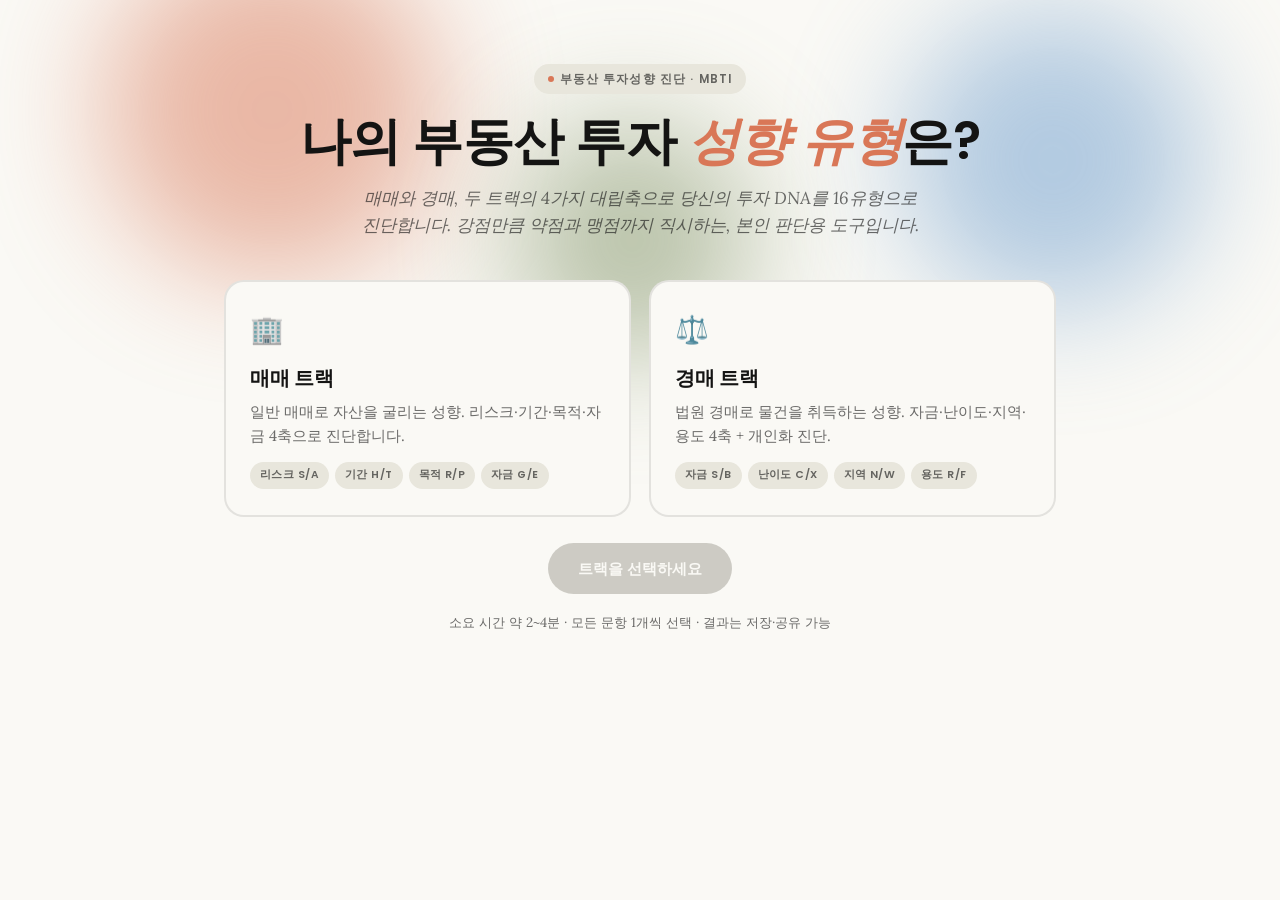
<file: _workspace/_v1/index_v1.html>
<!DOCTYPE html>
<html lang="ko">
<head>
<meta charset="UTF-8">
<meta name="viewport" content="width=device-width, initial-scale=1.0">
<title>부동산 투자성향 테스트 · 매매 / 경매</title>
<link rel="preconnect" href="https://fonts.googleapis.com">
<link rel="preconnect" href="https://fonts.gstatic.com" crossorigin>
<link href="https://fonts.googleapis.com/css2?family=Poppins:wght@500;600;700&family=Lora:ital,wght@0,400;0,500;0,600;1,400&display=swap" rel="stylesheet">
<style>
:root{
  --dark:#141413; --light:#faf9f5; --light-gray:#e8e6dc; --mid-gray:#b0aea5;
  --orange:#d97757; --blue:#6a9bcc; --green:#788c5d;
  --mute:rgba(20,20,19,0.62); --on-dark-mute:rgba(250,249,245,0.6);
  --line:rgba(20,20,19,0.1);
  --heading:'Poppins', Arial, sans-serif; --body:'Lora', Georgia, serif; --label:'Poppins', Arial, sans-serif;
  --maxw:880px; --ease:cubic-bezier(.16,1,.3,1);
}
*{ box-sizing:border-box; }
body{ margin:0; background:var(--light); color:var(--dark); font-family:var(--body); -webkit-font-smoothing:antialiased; line-height:1.6; }
h1,h2,h3,h4{ margin:0; font-family:var(--heading); font-weight:600; letter-spacing:-0.01em; }
a{ color:var(--orange); }
::selection{ background:var(--orange); color:var(--light); }
:focus-visible{ outline:2px solid var(--orange); outline-offset:3px; }
.wrap{ max-width:var(--maxw); margin:0 auto; padding:0 24px; }

/* progress */
.progress{ position:fixed; top:0; left:0; height:3px; width:0%; background:linear-gradient(90deg,var(--orange),var(--blue)); z-index:100; transition:width 0.35s var(--ease); }

/* eyebrow */
.eyebrow{ font-family:var(--label); font-size:0.72rem; font-weight:600; letter-spacing:0.1em; text-transform:uppercase; color:var(--mute); display:inline-flex; align-items:center; gap:0.5em; background:var(--light-gray); padding:6px 14px; border-radius:999px; }
.eyebrow::before{ content:''; width:6px; height:6px; background:var(--orange); border-radius:50%; display:inline-block; }

/* screens */
.screen{ display:none; min-height:100vh; padding:64px 0 96px; }
.screen.active{ display:block; animation:fade 0.5s var(--ease); }
@keyframes fade{ from{ opacity:0; transform:translateY(12px);} to{ opacity:1; transform:translateY(0);} }

/* ---- start hero ---- */
.hero{ position:relative; text-align:center; overflow:hidden; }
.blob{ position:absolute; border-radius:50%; filter:blur(60px); pointer-events:none; opacity:0.5; z-index:0; }
.blob.b1{ width:340px; height:340px; background:var(--orange); top:-60px; left:8%; animation:driftA 16s var(--ease) infinite; }
.blob.b2{ width:300px; height:300px; background:var(--blue); top:10px; right:6%; animation:driftB 19s var(--ease) infinite; }
.blob.b3{ width:240px; height:240px; background:var(--green); top:120px; left:40%; animation:driftC 22s var(--ease) infinite; }
@keyframes driftA{ 0%,100%{ transform:translate(0,0) scale(1);} 50%{ transform:translate(40px,30px) scale(1.12);} }
@keyframes driftB{ 0%,100%{ transform:translate(0,0) scale(1);} 50%{ transform:translate(-36px,24px) scale(1.08);} }
@keyframes driftC{ 0%,100%{ transform:translate(0,0) scale(1);} 50%{ transform:translate(20px,-26px) scale(1.1);} }
.hero .inner{ position:relative; z-index:1; }
.hero h1{ font-size:clamp(2.1rem,5vw,3.2rem); line-height:1.12; margin:18px 0 14px; }
.hero h1 em{ font-style:italic; color:var(--orange); font-family:var(--body); font-weight:600; }
.lead{ font-size:1.08rem; color:var(--mute); max-width:560px; margin:0 auto 8px; font-style:italic; }

/* track cards */
.track-grid{ display:grid; grid-template-columns:1fr 1fr; gap:18px; margin:40px 0 26px; }
@media (max-width:640px){ .track-grid{ grid-template-columns:1fr; } }
.track-card{ text-align:left; background:var(--light); border:2px solid var(--line); border-radius:20px; padding:26px 24px; cursor:pointer; transition:transform 0.3s var(--ease), box-shadow 0.3s ease, border-color 0.3s ease; }
.track-card:hover{ transform:translateY(-4px); box-shadow:0 18px 36px -18px rgba(20,20,19,0.22); border-color:rgba(217,119,87,0.4); }
.track-card.sel{ border-color:var(--orange); box-shadow:0 18px 36px -18px rgba(217,119,87,0.4); }
.track-card .ico{ font-size:1.7rem; }
.track-card h3{ font-size:1.25rem; margin:10px 0 6px; }
.track-card p{ margin:0; color:var(--mute); font-size:0.95rem; }
.track-card .axes{ margin-top:14px; display:flex; flex-wrap:wrap; gap:6px; }
.miniaxis{ font-family:var(--label); font-size:0.66rem; font-weight:600; letter-spacing:0.04em; text-transform:uppercase; color:var(--mute); background:var(--light-gray); padding:5px 10px; border-radius:999px; }

/* buttons */
.btn{ font-family:var(--label); font-weight:600; font-size:0.95rem; border:none; border-radius:999px; padding:14px 30px; cursor:pointer; transition:all 0.25s var(--ease); }
.btn-primary{ background:var(--dark); color:var(--light); }
.btn-primary:hover{ background:var(--orange); transform:translateY(-2px); }
.btn-primary:disabled{ background:var(--mid-gray); cursor:not-allowed; transform:none; opacity:0.6; }
.btn-ghost{ background:transparent; color:var(--dark); border:1.5px solid var(--line); }
.btn-ghost:hover{ border-color:var(--orange); color:var(--orange); }
.btn-row{ display:flex; gap:12px; flex-wrap:wrap; justify-content:center; }
.note{ font-size:0.84rem; color:var(--mute); margin-top:18px; }

/* ---- quiz ---- */
.quiz-top{ display:flex; align-items:center; justify-content:space-between; gap:16px; margin-bottom:8px; }
.qtrack{ font-family:var(--label); font-size:0.74rem; font-weight:600; letter-spacing:0.08em; text-transform:uppercase; color:var(--orange); }
.qcount{ font-family:var(--label); font-size:0.8rem; color:var(--mute); }
.bar{ height:6px; background:var(--light-gray); border-radius:999px; overflow:hidden; margin-bottom:34px; }
.bar > span{ display:block; height:100%; width:0; background:linear-gradient(90deg,var(--orange),var(--blue)); border-radius:999px; transition:width 0.4s var(--ease); }
.qkind{ display:inline-flex; align-items:center; gap:7px; margin-bottom:16px; }
.qkind .dot{ width:7px; height:7px; border-radius:50%; background:var(--green); }
.qkind .dot.profile{ background:var(--blue); }
.qkind span{ font-family:var(--label); font-size:0.7rem; font-weight:600; letter-spacing:0.08em; text-transform:uppercase; color:var(--mute); }
.qtext{ font-family:var(--heading); font-weight:600; font-size:1.5rem; line-height:1.35; margin-bottom:8px; }
.qsub{ color:var(--mute); font-size:0.95rem; margin-bottom:26px; font-style:italic; }
.opts{ display:flex; flex-direction:column; gap:12px; }
.opt{ text-align:left; background:var(--light); border:1.5px solid var(--line); border-radius:14px; padding:18px 20px; cursor:pointer; font-family:var(--body); font-size:1.02rem; color:var(--dark); transition:all 0.22s var(--ease); display:flex; align-items:center; gap:14px; }
.opt:hover{ border-color:rgba(217,119,87,0.45); transform:translateX(3px); }
.opt.sel{ border-color:var(--orange); background:#fdf3ee; box-shadow:0 8px 20px -12px rgba(217,119,87,0.45); }
.opt .mark{ flex:none; width:22px; height:22px; border-radius:50%; border:2px solid var(--mid-gray); transition:all 0.2s; position:relative; }
.opt.sel .mark{ border-color:var(--orange); background:var(--orange); }
.opt.sel .mark::after{ content:''; position:absolute; inset:5px; background:var(--light); border-radius:50%; }
.nav-row{ display:flex; justify-content:space-between; margin-top:34px; gap:12px; }

/* ---- result ---- */
.rhead{ text-align:center; position:relative; padding:14px 0 8px; }
.rcode{ font-family:var(--heading); font-weight:700; font-size:clamp(2.4rem,7vw,3.6rem); letter-spacing:0.02em; background:linear-gradient(120deg,var(--orange),var(--green),var(--blue)); -webkit-background-clip:text; background-clip:text; color:transparent; }
.rname{ font-size:1.5rem; margin-top:6px; }
.rsummary{ color:var(--mute); max-width:600px; margin:14px auto 0; font-style:italic; font-size:1.05rem; }
.chips{ display:flex; flex-wrap:wrap; gap:8px; justify-content:center; margin:20px 0 6px; }
.kchip{ font-family:var(--label); font-size:0.74rem; font-weight:600; letter-spacing:0.04em; background:var(--light-gray); color:var(--dark); padding:7px 14px; border-radius:999px; }
.rare-pill{ display:inline-block; margin-top:12px; font-family:var(--label); font-size:0.66rem; font-weight:600; letter-spacing:0.06em; text-transform:uppercase; background:var(--orange); color:var(--light); padding:5px 12px; border-radius:999px; }

.axisrow{ display:grid; grid-template-columns:repeat(4,1fr); gap:10px; margin:30px 0; }
@media (max-width:640px){ .axisrow{ grid-template-columns:repeat(2,1fr); } }
.axisbox{ background:var(--light); border:1px solid var(--line); border-radius:14px; padding:14px 12px; text-align:center; }
.axisbox .al{ font-family:var(--label); font-size:0.62rem; font-weight:600; letter-spacing:0.06em; text-transform:uppercase; color:var(--mute); }
.axisbox .av{ font-family:var(--heading); font-weight:600; font-size:1.02rem; margin-top:6px; }
.axisbox .ac{ display:inline-block; font-family:var(--heading); font-weight:700; color:var(--orange); margin-right:5px; }
.axisbox.bl{ border-color:rgba(217,119,87,0.5); background:#fdf3ee; }
.axisbox .blnote{ font-size:0.62rem; color:var(--orange); margin-top:5px; font-family:var(--label); font-weight:600; }

.sec{ margin:26px 0; }
.sec-title{ font-family:var(--label); font-size:0.74rem; font-weight:600; letter-spacing:0.09em; text-transform:uppercase; color:var(--mute); margin-bottom:14px; display:flex; align-items:center; gap:8px; }
.sec-title::before{ content:''; width:18px; height:2px; background:var(--orange); }

.swb{ display:grid; grid-template-columns:1fr 1fr; gap:14px; }
@media (max-width:640px){ .swb{ grid-template-columns:1fr; } }
.panel{ border:1px solid var(--line); border-radius:16px; padding:20px 20px; background:var(--light); }
.panel h4{ font-size:0.96rem; margin-bottom:10px; display:flex; align-items:center; gap:7px; }
.panel.strength{ border-top:3px solid var(--green); }
.panel.weakness{ border-top:3px solid var(--orange); }
.panel.blind{ grid-column:1/-1; border-top:3px solid #c2543a; background:#fdf3ee; }
.panel ul{ margin:0; padding-left:18px; }
.panel li{ margin-bottom:7px; }
.panel p{ margin:0 0 8px; }
.panel.identity{ background:var(--dark); color:var(--light); border:none; }
.panel.identity p{ font-style:italic; font-size:1.04rem; line-height:1.65; margin:0; }

.guide-item{ border:1px solid var(--line); border-radius:16px; padding:18px 20px; margin-bottom:12px; background:var(--light); }
.guide-item h4{ font-size:0.95rem; margin-bottom:10px; color:var(--orange); }
.guide-item ul,.guide-item ol{ margin:0; padding-left:20px; }
.guide-item li{ margin-bottom:6px; }
.guide-item p{ margin:0 0 8px; }
.guide-item strong{ color:var(--dark); }

.flag{ border-radius:14px; padding:16px 18px; margin-bottom:12px; border:1px solid; display:flex; gap:12px; align-items:flex-start; }
.flag .fi{ font-size:1.15rem; flex:none; line-height:1.4; }
.flag .ft{ font-family:var(--label); font-size:0.64rem; font-weight:700; letter-spacing:0.08em; text-transform:uppercase; display:inline-block; padding:3px 9px; border-radius:999px; margin-bottom:7px; }
.flag .fm{ font-size:0.96rem; line-height:1.6; }
.flag.danger{ background:#fbecec; border-color:#d98a8a; }
.flag.danger .ft{ background:#c2543a; color:#fff; }
.flag.warn{ background:#fdf3ee; border-color:rgba(217,119,87,0.5); }
.flag.warn .ft{ background:var(--orange); color:#fff; }
.flag.info{ background:#eef3f8; border-color:rgba(106,155,204,0.5); }
.flag.info .ft{ background:var(--blue); color:#fff; }

.cond-line{ background:var(--light-gray); border-radius:12px; padding:12px 16px; font-size:0.9rem; color:var(--mute); margin-bottom:22px; }
.cond-line b{ color:var(--dark); font-family:var(--label); font-weight:600; }
.reg-note{ background:#eef3f8; border:1px solid rgba(106,155,204,0.45); border-radius:12px; padding:11px 15px; font-size:0.88rem; line-height:1.55; color:var(--dark); margin-bottom:14px; }
.reg-note b{ color:var(--blue); }
.flag-foot{ font-size:0.8rem; color:var(--mute); line-height:1.55; margin-top:12px; }
.flag-foot code{ background:var(--light-gray); padding:1px 5px; border-radius:5px; font-size:0.86em; }
.flag-foot b{ color:#c2543a; }
details.reg{ background:#fff; border:1px solid var(--line); border-radius:14px; overflow:hidden; }
details.reg>summary{ cursor:pointer; list-style:none; padding:16px 18px; font-family:var(--label); font-weight:600; font-size:0.92rem; color:var(--dark); background:var(--light-gray); display:flex; align-items:center; gap:8px; }
details.reg>summary::-webkit-details-marker{ display:none; }
details.reg>summary::after{ content:'▸'; margin-left:auto; color:var(--mute); transition:transform .2s; }
details.reg[open]>summary::after{ transform:rotate(90deg); }
.reg-body{ padding:18px 20px 22px; }
.reg-body h5{ font-family:var(--label); font-size:0.82rem; letter-spacing:0.03em; color:var(--orange); margin:20px 0 8px; padding-top:14px; border-top:1px dashed var(--line); }
.reg-body h5:first-of-type{ border-top:none; padding-top:0; }
.reg-body ul{ margin:6px 0 6px 2px; padding-left:18px; }
.reg-body li{ font-size:0.88rem; line-height:1.62; margin-bottom:7px; }
.reg-body .rt{ font-size:0.86rem; line-height:1.55; color:var(--mute); margin:4px 0 8px; }
.reg-body .reg-src{ font-size:0.84rem; line-height:1.6; color:var(--mute); background:var(--light-gray); border-radius:10px; padding:11px 14px; margin-bottom:6px; }
.reg-body code{ background:var(--light-gray); padding:1px 5px; border-radius:5px; font-size:0.86em; }
.reg-body .reg-disc{ font-size:0.85rem; line-height:1.6; color:var(--dark); background:#fdf3ee; border:1px solid rgba(217,119,87,0.4); border-radius:11px; padding:12px 15px; margin-top:12px; }
.rtbl{ overflow-x:auto; margin:8px 0; }
.rtbl table{ width:100%; border-collapse:collapse; font-size:0.82rem; }
.rtbl th,.rtbl td{ border:1px solid var(--line); padding:7px 9px; text-align:left; line-height:1.45; vertical-align:top; }
.rtbl th{ background:var(--light-gray); font-family:var(--label); font-weight:600; }
.rb{ display:inline-block; font-size:0.7rem; font-weight:600; padding:1px 6px; border-radius:6px; vertical-align:middle; white-space:nowrap; }
.rb.ok{ background:#e7f1ea; color:#3f7d55; }
.rb.unsure{ background:#fbecec; color:#c2543a; }
.rb.gazette{ background:#e4eef7; color:#2f6296; border:1px solid rgba(47,98,150,0.35); }

footer{ text-align:center; color:var(--mute); font-size:0.82rem; padding:30px 0 50px; }
.disclaimer{ max-width:620px; margin:36px auto 0; font-size:0.84rem; color:var(--mute); text-align:center; line-height:1.6; border-top:1px solid var(--line); padding-top:22px; }
.toast{ position:fixed; bottom:26px; left:50%; transform:translateX(-50%) translateY(20px); background:var(--dark); color:var(--light); padding:13px 22px; border-radius:999px; font-family:var(--label); font-size:0.85rem; font-weight:500; opacity:0; pointer-events:none; transition:all 0.35s var(--ease); z-index:200; }
.toast.show{ opacity:1; transform:translateX(-50%) translateY(0); }

/* ---- 추천 경매 검색조건 카드 (경매 트랙 전용) ---- */
.sc-card{ border:1px solid var(--line); border-radius:18px; background:#fff; padding:24px 22px; }
.sc-head{ display:flex; align-items:center; gap:8px; margin-bottom:6px; }
.sc-head h4{ font-size:1.12rem; }
.sc-intro{ color:var(--mute); font-size:0.9rem; margin:0 0 18px; line-height:1.55; }
.sc-intro b{ color:var(--dark); }
.sc-region-input{ background:var(--light-gray); border-radius:12px; padding:14px 16px; margin-bottom:18px; }
.sc-region-input label{ font-family:var(--label); font-size:0.7rem; font-weight:600; letter-spacing:0.04em; text-transform:uppercase; color:var(--mute); display:block; margin-bottom:9px; }
.sc-region-input .row{ display:flex; gap:10px; flex-wrap:wrap; }
.sc-region-input select,.sc-region-input input{ font-family:var(--body); font-size:0.95rem; padding:10px 12px; border:1.5px solid var(--line); border-radius:10px; background:#fff; color:var(--dark); }
.sc-region-input select{ min-width:150px; }
.sc-region-input input{ flex:1; min-width:170px; }
.sc-region-input .hint{ font-size:0.79rem; color:var(--mute); margin-top:9px; line-height:1.5; }
.sc-dims{ display:grid; grid-template-columns:1fr 1fr; gap:12px; }
@media (max-width:640px){ .sc-dims{ grid-template-columns:1fr; } }
.sc-dim{ border:1px solid var(--line); border-radius:13px; padding:13px 15px; background:var(--light); }
.sc-dim.full{ grid-column:1/-1; }
.sc-dim .dk{ font-family:var(--label); font-size:0.63rem; font-weight:600; letter-spacing:0.05em; text-transform:uppercase; color:var(--mute); display:flex; align-items:center; gap:6px; flex-wrap:wrap; }
.sc-dim .dk .site{ font-size:0.58rem; padding:1px 7px; border-radius:6px; background:#e7f1ea; color:#3f7d55; letter-spacing:0; text-transform:none; font-weight:600; }
.sc-dim .dk .site.nosite{ background:#eef3f8; color:#2f6296; }
.sc-dim .dv{ font-family:var(--heading); font-weight:600; font-size:1.0rem; margin-top:7px; line-height:1.4; }
.sc-dim .dsub{ font-size:0.8rem; color:var(--mute); margin-top:5px; line-height:1.5; }
.sc-tag{ display:inline-block; font-family:var(--label); font-size:0.74rem; font-weight:600; background:var(--light-gray); color:var(--dark); padding:5px 11px; border-radius:999px; margin:2px 4px 2px 0; }
.sc-notes{ margin:14px 0 0; }
.sc-notes ul{ margin:8px 0 0; padding-left:18px; }
.sc-notes li{ font-size:0.86rem; line-height:1.6; margin-bottom:7px; color:var(--dark); }
.sc-export{ margin-top:20px; border-top:1px dashed var(--line); padding-top:18px; }
.sc-export .btn-row{ justify-content:flex-start; }
.sc-json{ width:100%; margin-top:14px; font-family:ui-monospace,SFMono-Regular,Menlo,monospace; font-size:0.76rem; line-height:1.5; background:var(--dark); color:#e8e6dc; border:none; border-radius:12px; padding:16px; min-height:210px; resize:vertical; white-space:pre; overflow:auto; }
.sc-foot{ font-size:0.79rem; color:var(--mute); margin-top:12px; line-height:1.55; }
.sc-foot code{ background:var(--light-gray); padding:1px 5px; border-radius:5px; font-size:0.92em; }
.sc-foot b{ color:#c2543a; }
</style>
</head>
<body>
<div class="progress" id="progress"></div>

<!-- ===== START ===== -->
<section class="screen active hero" id="screen-start">
  <div class="blob b1"></div><div class="blob b2"></div><div class="blob b3"></div>
  <div class="wrap inner">
    <span class="eyebrow">부동산 투자성향 진단 · MBTI</span>
    <h1>나의 부동산 투자 <em>성향 유형</em>은?</h1>
    <p class="lead">매매와 경매, 두 트랙의 4가지 대립축으로 당신의 투자 DNA를 16유형으로 진단합니다. 강점만큼 약점과 맹점까지 직시하는, 본인 판단용 도구입니다.</p>
    <div class="track-grid" id="track-grid"></div>
    <div class="btn-row">
      <button class="btn btn-primary" id="start-btn" disabled>트랙을 선택하세요</button>
    </div>
    <p class="note">소요 시간 약 2~4분 · 모든 문항 1개씩 선택 · 결과는 저장·공유 가능</p>
  </div>
</section>

<!-- ===== QUIZ ===== -->
<section class="screen" id="screen-quiz">
  <div class="wrap">
    <div class="quiz-top">
      <span class="qtrack" id="q-track"></span>
      <span class="qcount" id="q-count"></span>
    </div>
    <div class="bar"><span id="q-bar"></span></div>
    <div id="q-body"></div>
    <div class="nav-row">
      <button class="btn btn-ghost" id="prev-btn">← 이전</button>
      <button class="btn btn-primary" id="next-btn" disabled>다음 →</button>
    </div>
  </div>
</section>

<!-- ===== RESULT ===== -->
<section class="screen" id="screen-result">
  <div class="wrap" id="result-body"></div>
</section>

<div class="toast" id="toast"></div>

<script>
const DATA = {"maemae":{"version":"1.1","track":"maemae","track_label":"매매 투자성향","code_prefix":"M-","axis_order":["RISK","HORIZON","BASIS","CAPITAL"],"axes":[{"id":"RISK","label":"리스크 성향","pole_a":{"code":"S","label":"안정형","desc":"검증된 입지·실수요 탄탄한 물건, 빠지지 않는 자산 우선"},"pole_b":{"code":"A","label":"공격형","desc":"저평가·개발호재 등 불확실하지만 상승여력 큰 자산 베팅"},"default_pole":"S"},{"id":"HORIZON","label":"투자 기간","pole_a":{"code":"H","label":"장기보유형","desc":"5년+ 보유, 복리·임대·비과세를 누림"},"pole_b":{"code":"T","label":"단기회전형","desc":"2~3년 내 차익 실현, 자본 회전"},"default_pole":"H"},{"id":"BASIS","label":"투자 목적","pole_a":{"code":"R","label":"실거주겸용형","desc":"내 생활권·생활편의·학군이 의사결정에 개입"},"pole_b":{"code":"P","label":"순수투자형","desc":"거주는 무관, 오직 수익률·세팅 용이성으로 판단"},"default_pole":"R"},{"id":"CAPITAL","label":"자금 운용","pole_a":{"code":"G","label":"레버리지형","desc":"주담대·갭(전세 레버리지) 적극, 수익 증폭"},"pole_b":{"code":"E","label":"자기자본형","desc":"차입 최소화, 현금 비중 높게 보수적 운용"},"default_pole":"G"}],"questions":[{"id":"q1","axis":"RISK","text":"관심 지역에 '재건축 추진위가 곧 꾸려진다'는 소문이 돕니다. 아직 확정된 건 없습니다. 당신은?","options":[{"label":"확정 안 됐어도 소문 단계에 미리 들어간다","score":{"A":2}},{"label":"사업시행인가 같은 확정 신호가 나온 뒤 들어간다","score":{"S":2}}]},{"id":"q2","axis":"RISK","text":"같은 예산으로 고를 수 있는 두 물건이 있다면?","options":[{"label":"누구나 아는 검증된 동네의 평범한 시세 물건","score":{"S":2}},{"label":"아직 저평가됐지만 개발 기대가 있는 동네 물건","score":{"A":2}}]},{"id":"q3","axis":"RISK","text":"매수 직후 하락장이 와서 한동안 못 오를 수도 있습니다. 당신의 마음은?","options":[{"label":"기대수익이 크면 한동안 물려도 감수한다","score":{"A":2}},{"label":"빠지지 않고 버텨주는 자산이 우선이다","score":{"S":2}}]},{"id":"q4","axis":"RISK","text":"투자 결정에서 더 신경 쓰는 쪽은?","options":[{"label":"손실 가능성을 최대한 줄이는 것","score":{"S":2}},{"label":"큰 상승 기회를 놓치지 않는 것","score":{"A":2}}]},{"id":"q5","axis":"HORIZON","text":"한 채를 사면 보통 얼마나 보유할 계획인가요?","options":[{"label":"5년 이상, 길게 들고 간다","score":{"H":2}},{"label":"2~3년 안에 차익을 실현하고 싶다","score":{"T":2}}]},{"id":"q6","axis":"HORIZON","text":"산 집이 단기간에 기대만큼 올랐습니다. 어떻게 하나요?","options":[{"label":"목표가에 닿으면 팔아 현금을 회전한다","score":{"T":2}},{"label":"더 오를 여지를 보고 계속 보유한다","score":{"H":2}}]},{"id":"q7","axis":"HORIZON","text":"비과세·장기보유특별공제 같은 장기 세제 혜택에 대해?","options":[{"label":"요건을 채워 적극 활용할 생각이다","score":{"H":2}},{"label":"그보다 회전 속도와 타이밍이 더 중요하다","score":{"T":2}}]},{"id":"q8","axis":"HORIZON","text":"매도를 결심하는 기준에 더 가까운 것은?","options":[{"label":"목표 가격에 닿았을 때 (가격 트리거)","score":{"T":2}},{"label":"충분히 보유했다 싶을 때 (시간·생애주기)","score":{"H":2}}]},{"id":"q9","axis":"BASIS","text":"수익률은 아주 좋은데, 내가 살 일은 평생 없을 동네의 물건입니다. 살까요?","options":[{"label":"거주와 무관해도 수익만 좋으면 산다","score":{"P":2}},{"label":"내가 살 수 있는 곳이어야 마음이 편하다","score":{"R":2}}]},{"id":"q10","axis":"BASIS","text":"물건을 고를 때 학군·통근·생활편의의 비중은?","options":[{"label":"내 생활조건이 중요한 판단 기준이다","score":{"R":2}},{"label":"임차수요만 받쳐주면 내 생활과는 무관하다","score":{"P":2}}]},{"id":"q11","axis":"BASIS","text":"앞으로의 보유 방향에 더 가까운 것은?","options":[{"label":"좋은 한 채(실거주)를 잘 지키고 갈아타는 쪽","score":{"R":2}},{"label":"여러 채로 자산을 늘려가는 쪽","score":{"P":2}}]},{"id":"q12","axis":"BASIS","text":"산 집에 전월세를 놓아 임차인을 들이는 것에 대해?","options":[{"label":"수익을 위해 당연히 임대 세팅한다","score":{"P":2}},{"label":"내가 들어가 사는 그림이 우선이라 거부감이 있다","score":{"R":2}}]},{"id":"q13","axis":"CAPITAL","text":"쓸 수 있는 현금이 어느 정도 있을 때, 당신의 선택은?","options":[{"label":"현금을 다 쓰지 않고 레버리지로 두 채 간다","score":{"G":2}},{"label":"차입을 줄이고 한 채를 안전하게 산다","score":{"E":2}}]},{"id":"q14","axis":"CAPITAL","text":"전세를 끼고 매수하는 갭투자에 대해?","options":[{"label":"자기자본을 아껴주는 좋은 수단이라 적극 쓴다","score":{"G":2}},{"label":"역전세가 부담돼 가급적 피한다","score":{"E":2}}]},{"id":"q15","axis":"CAPITAL","text":"'기준금리 인상' 뉴스를 보면 드는 생각은?","options":[{"label":"대출 비중이 커서 신경이 많이 쓰인다","score":{"G":2}},{"label":"빚이 적어 별로 흔들리지 않는다","score":{"E":2}}]},{"id":"q16","axis":"CAPITAL","text":"감당 가능한 대출 수준에 더 가까운 것은?","options":[{"label":"LTV·DSR 한도를 적극 끌어 쓴다","score":{"G":2}},{"label":"보수적으로, 현금 비중을 높게 가져간다","score":{"E":2}}]}],"profile_inputs":[{"id":"ownership","label":"주택보유상황","text":"현재 주택 보유 상황은? (대출·세금 규제 판정용, 유형 점수에는 영향 없음)","options":[{"label":"무주택","value":"none"},{"label":"1주택","value":"one"},{"label":"다주택","value":"multi"}]},{"id":"region_regulated","label":"규제지역 여부","text":"매수하려는 지역이 규제지역(조정대상지역·투기과열지구·토지거래허가구역)인가요? (대출·세금 규제 판정용, 유형 점수에는 영향 없음)","options":[{"label":"규제지역 (서울 전역·경기 일부·신규 지정지 등)","value":"regulated"},{"label":"비규제지역","value":"normal"},{"label":"잘 모르겠다","value":"unknown"}]}],"flags":[{"when":{"ownership":"none","region_regulated":"regulated"},"level":"info","message":"규제지역 무주택 주택구입 주담대는 LTV 40% 수준 + 6개월 내 전입(실거주) 의무가 적용됩니다(생애최초는 LTV 70%로 우대). 모든 차주에 DSR 40%도 함께 걸리니 소득 기준 한도를 미리 확인하세요."},{"when":{"ownership":"one","region_regulated":"regulated"},"level":"warn","message":"1주택자가 규제지역 주택을 추가 구입할 때 기존 주택을 처분하지 않으면 주담대가 전면 금지(LTV 0%)될 수 있습니다. 6개월 내 처분 약정(처분조건부)이면 완화되지만 적용 LTV(40%/50% 여부)는 출처상 표현이 갈려 금융기관에 직접 확인이 필요합니다."},{"when":{"ownership":"multi","region_regulated":"regulated"},"level":"danger","message":"다주택자가 규제지역 주택을 추가 구입하면 주담대가 전면 금지(LTV 0%)됩니다. 사실상 전액 자기자본이 필요하니 자금계획을 원점에서 재검토하세요."},{"when":{"ownership":"multi","region_regulated":"regulated"},"level":"warn","message":"다주택자가 조정대상지역 주택을 취득하면 취득세가 8~12%로 중과되고, 향후 양도 시 양도세 +20~30%p 중과 대상이 될 수 있습니다. 단 다주택 양도세 중과 한시배제(~2026-05-09)의 종료/연장 여부는 시점 확인이 필요하니 세무사와 세후 수익률을 다시 계산하세요."},{"when":{"region_regulated":"regulated"},"level":"warn","message":"규제지역(조정+투기과열+토지거래허가) 일반매매는 2년 실거주 의무·갭투자(전세 끼고 매수) 차단·자금조달계획서 의무가 적용됩니다. 전세 레버리지나 임대 세팅 계획이 막힐 수 있으니 매수 전략을 확인하세요."},{"when":{"axis_CAPITAL":"G","region_regulated":"regulated"},"level":"info","message":"레버리지를 선호하는 성향인데 규제지역은 LTV 40%·주담대 한도 최대 6억(15억 초과 4억/25억 초과 2억)·DSR 40%로 차입이 크게 제한됩니다. 기대했던 레버리지가 안 나올 수 있으니 자금계획을 보수적으로 점검하세요."},{"when":{"region_regulated":"unknown"},"level":"info","message":"대상 지역의 규제 여부에 따라 대출 한도·세금·실거주 의무가 크게 달라집니다. 국토부 「조정대상지역 및 투기과열지구 지정」 페이지에서 규제지역 여부를 먼저 확인하세요."}],"types":[{"code":"M-SHRG","axes":{"RISK":"S","HORIZON":"H","BASIS":"R","CAPITAL":"G"},"name":"내집마련 안착러","keywords":["안정","장기보유","실거주겸용","레버리지"],"summary":"좋은 입지 실거주 한 채를 대출 끼고 장기 보유하며 우상향을 노림"},{"code":"M-SHRE","axes":{"RISK":"S","HORIZON":"H","BASIS":"R","CAPITAL":"E"},"name":"현금 실속 거주형","keywords":["안정","장기보유","실거주겸용","자기자본"],"summary":"빚 없이 우량 실거주 한 채, 마음 편한 장기 보유"},{"code":"M-SHPG","axes":{"RISK":"S","HORIZON":"H","BASIS":"P","CAPITAL":"G"},"name":"우량지 갭 장기러","keywords":["안정","장기보유","순수투자","레버리지"],"summary":"검증된 입지에 전세 레버리지로 묻어두는 장기 투자"},{"code":"M-SHPE","axes":{"RISK":"S","HORIZON":"H","BASIS":"P","CAPITAL":"E"},"name":"거북이 실속 투자자","keywords":["안정","장기보유","순수투자","자기자본"],"summary":"자기자본으로 우량 물건 장기 보유, 느리지만 단단함"},{"code":"M-STRG","axes":{"RISK":"S","HORIZON":"T","BASIS":"R","CAPITAL":"G"},"name":"갈아타기 실거주자","keywords":["안정","단기회전","실거주겸용","레버리지"],"summary":"실거주하며 비과세 타이밍에 안전하게 상급지로 환승(레버리지)"},{"code":"M-STRE","axes":{"RISK":"S","HORIZON":"T","BASIS":"R","CAPITAL":"E"},"name":"신중한 환승러","keywords":["안정","단기회전","실거주겸용","자기자본"],"summary":"빚 최소화하며 보수적으로 실거주 갈아타기"},{"code":"M-STPG","axes":{"RISK":"S","HORIZON":"T","BASIS":"P","CAPITAL":"G"},"name":"안전 단타 갭러","keywords":["안정","단기회전","순수투자","레버리지"],"summary":"검증된 물건만 전세 레버리지로 단기 회전"},{"code":"M-STPE","axes":{"RISK":"S","HORIZON":"T","BASIS":"P","CAPITAL":"E"},"name":"몸사리는 차익러","keywords":["안정","단기회전","순수투자","자기자본"],"summary":"자기자본으로 안전 물건만 짧게 차익","rare":true},{"code":"M-AHRG","axes":{"RISK":"A","HORIZON":"H","BASIS":"R","CAPITAL":"G"},"name":"호재 베팅 실거주자","keywords":["공격","장기보유","실거주겸용","레버리지"],"summary":"개발 기대 지역에 실거주하며 대출 끼고 장기 시세차익 노림"},{"code":"M-AHRE","axes":{"RISK":"A","HORIZON":"H","BASIS":"R","CAPITAL":"E"},"name":"뚝심 실거주 베터","keywords":["공격","장기보유","실거주겸용","자기자본"],"summary":"현금으로 저평가 실거주지를 장기 베팅"},{"code":"M-AHPG","axes":{"RISK":"A","HORIZON":"H","BASIS":"P","CAPITAL":"G"},"name":"개발호재 장기 베터","keywords":["공격","장기보유","순수투자","레버리지"],"summary":"재건축·정비사업 기대 저평가지에 레버리지로 장기 투자"},{"code":"M-AHPE","axes":{"RISK":"A","HORIZON":"H","BASIS":"P","CAPITAL":"E"},"name":"저평가 장기 사냥꾼","keywords":["공격","장기보유","순수투자","자기자본"],"summary":"자기자본으로 저평가 물건을 인내하며 장기 보유(역발상)"},{"code":"M-ATRG","axes":{"RISK":"A","HORIZON":"T","BASIS":"R","CAPITAL":"G"},"name":"공격 갈아타기러","keywords":["공격","단기회전","실거주겸용","레버리지"],"summary":"호재 지역으로 실거주를 빠르게 환승, 레버리지 활용"},{"code":"M-ATRE","axes":{"RISK":"A","HORIZON":"T","BASIS":"R","CAPITAL":"E"},"name":"현금 환승 베터","keywords":["공격","단기회전","실거주겸용","자기자본"],"summary":"현금으로 공격적 실거주 단기 환승","rare":true},{"code":"M-ATPG","axes":{"RISK":"A","HORIZON":"T","BASIS":"P","CAPITAL":"G"},"name":"고위험 회전 트레이더","keywords":["공격","단기회전","순수투자","레버리지"],"summary":"저평가·호재 물건을 풀레버리지로 단기 회전(최고 위험·수익)"},{"code":"M-ATPE","axes":{"RISK":"A","HORIZON":"T","BASIS":"P","CAPITAL":"E"},"name":"현금 단타 사냥꾼","keywords":["공격","단기회전","순수투자","자기자본"],"summary":"자기자본으로 저평가 물건을 짧게 차익","rare":true}]},"gyeongmae":{"version":"1.1","track":"gyeongmae","track_label":"경매 투자성향","code_prefix":"A-","axis_order":["FUND","DIFFICULTY","REGION","PURPOSE"],"axes":[{"id":"FUND","label":"자금 전략","pole_a":{"code":"s","label":"소액분산형","desc":"소액·다건·대출 활용, 리스크 분산"},"pole_b":{"code":"b","label":"대액집중형","desc":"큰 자금을 소수 핵심 물건에 집중"},"default_pole":"s"},{"id":"DIFFICULTY","label":"물건 난이도","pole_a":{"code":"c","label":"안전입찰형","desc":"권리 단순·명도 수월, 경쟁 많아 낙찰가율↑"},"pole_b":{"code":"x","label":"특수물건형","desc":"유치권·지상권·지분 등 고난도, 싸게 낙찰·소송/명도 역량 필요"},"default_pole":"c"},{"id":"REGION","label":"지역 전략","pole_a":{"code":"n","label":"연고지집중형","desc":"익숙한 생활권·연고지의 시세·임차수요 우위"},"pole_b":{"code":"w","label":"전국추적형","desc":"수익률을 따라 전국 어디든 추적"},"default_pole":"n"},{"id":"PURPOSE","label":"용도 지향","pole_a":{"code":"r","label":"실수요·보유형","desc":"낙찰 후 실거주·장기임대로 보유"},"pole_b":{"code":"f","label":"단기매각형","desc":"명도·수리 후 빠르게 되팔아 차익 실현"},"default_pole":"r"}],"questions":[{"id":"g1","axis":"FUND","text":"경매 자금 운용 스타일에 더 가까운 것은?","options":[{"label":"소액으로 여러 건에 나눠 담는다","score":{"s":2}},{"label":"큰 자금을 소수 우량 물건에 집중한다","score":{"b":2}}]},{"id":"g2","axis":"FUND","text":"한 건이 잘못됐을 때를 떠올리면, 당신은?","options":[{"label":"분산해서 한 건 실패의 타격을 줄이고 싶다","score":{"s":2}},{"label":"집중해서 건당 임팩트·협상력을 키우고 싶다","score":{"b":2}}]},{"id":"g3","axis":"DIFFICULTY","text":"두 물건 중 더 끌리는 쪽은?","options":[{"label":"경쟁이 붙어도 권리 깨끗하고 명도 쉬운 물건","score":{"c":2}},{"label":"아무도 안 들어와 싸게 받는 복잡한(유치권·지분 등) 물건","score":{"x":2}}]},{"id":"g4","axis":"DIFFICULTY","text":"유치권·법정지상권·지분 같은 특수물건 입찰에 대해?","options":[{"label":"분석·소송 부담이 커서 피한다","score":{"c":2}},{"label":"마진이 크니 적극 도전한다","score":{"x":2}}]},{"id":"g5","axis":"DIFFICULTY","text":"낙찰 후 점유자와 명도 분쟁이 생긴다면?","options":[{"label":"그런 분쟁은 최대한 피하고 싶다","score":{"c":2}},{"label":"어느 정도의 분쟁·협상은 감수할 수 있다","score":{"x":2}}]},{"id":"g6","axis":"REGION","text":"잘 모르는 지방에 수익률 좋은 물건이 나왔습니다. 당신은?","options":[{"label":"수익이 좋으면 멀어도 추적해 간다","score":{"w":2}},{"label":"잘 아는 동네의 평타 물건이 마음 편하다","score":{"n":2}}]},{"id":"g7","axis":"REGION","text":"임장(현장조사)·명도·관리에 드는 거리/시간을 생각하면?","options":[{"label":"익숙한 지역이라 발품·관리가 수월한 게 좋다","score":{"n":2}},{"label":"원격이라도 기회 풀이 넓은 게 좋다","score":{"w":2}}]},{"id":"g8","axis":"PURPOSE","text":"낙찰받은 물건, 기본 그림은?","options":[{"label":"들어가 살거나 세놓아 길게 보유한다","score":{"r":2}},{"label":"수리·명도 끝내고 빠르게 되판다","score":{"f":2}}]},{"id":"g9","axis":"PURPOSE","text":"낙찰 후 목표 보유기간에 더 가까운 것은?","options":[{"label":"길게 보유하며 현금흐름·시세를 누린다","score":{"r":2}},{"label":"단기에 차익 실현하고 자본을 회전한다","score":{"f":2}}]},{"id":"g10","axis":"PURPOSE","text":"명도·수리를 마친 뒤 출구 계획은?","options":[{"label":"임대 운영으로 안정적 수익을 가져간다","score":{"r":2}},{"label":"매각으로 차익을 실현한다","score":{"f":2}}]}],"profile_inputs":[{"id":"fund_size","label":"투자자금","axis":"FUND","text":"경매에 투입할 수 있는 가용 자금 규모는?","options":[{"label":"~5천만원","value":"u50","score":{"s":2}},{"label":"5천만~1.5억","value":"u150","score":{"s":1}},{"label":"1.5억~3억","value":"u300","score":{"b":1}},{"label":"3억 이상","value":"o300","score":{"b":2}}]},{"id":"purpose","label":"투자용도","axis":"PURPOSE","text":"경매로 취득한 물건의 주된 용도는?","options":[{"label":"실거주","value":"reside","score":{"r":2}},{"label":"임대수익(장기 보유)","value":"rent","score":{"r":1}},{"label":"단기매각(되팔기)","value":"flip","score":{"f":2}}]},{"id":"region_pref","label":"투자지역","axis":"REGION","text":"주로 입찰하려는 지역 범위는?","options":[{"label":"연고지·내 생활권 위주","value":"home","score":{"n":2}},{"label":"수도권 정도까지","value":"metro","score":{"w":1}},{"label":"전국 어디든","value":"nation","score":{"w":2}}]},{"id":"ownership","label":"주택보유상황","text":"현재 주택 보유 상황은?","options":[{"label":"무주택","value":"none"},{"label":"1주택","value":"one"},{"label":"다주택","value":"multi"}]},{"id":"experience","label":"경매경험","axis":"DIFFICULTY","text":"지금까지 입찰/낙찰 경험은?","options":[{"label":"0~1회 (초보)","value":"novice","score":{"c":1}},{"label":"2~5회 (중급)","value":"inter","score":{}},{"label":"6회+ (숙련)","value":"expert","score":{"x":1}}]},{"id":"region_regulated","label":"규제지역 여부","text":"낙찰받으려는 물건 소재지가 규제지역(조정대상지역·투기과열지구·토지거래허가구역)인가요? (대출·세금 규제 판정용, 유형 점수에는 영향 없음)","options":[{"label":"규제지역 (서울 전역·경기 일부·신규 지정지 등)","value":"regulated"},{"label":"비규제지역","value":"normal"},{"label":"잘 모르겠다","value":"unknown"}]}],"flags":[{"when":{"ownership":"multi","purpose":"flip"},"level":"warn","message":"다주택자의 단기매각은 양도세 중과 대상입니다. 보유기간별 세율(1년 미만 70%·2년 미만 60% 등)과 중과 여부를 입찰 전 반드시 검토하세요."},{"when":{"ownership":"multi","purpose":"rent"},"level":"warn","message":"다주택자가 추가 보유 시 취득세 중과(조정지역 8~12%)와 종부세 부담이 커집니다. 세후 수익률을 다시 계산하세요."},{"when":{"ownership":"multi","purpose":"reside"},"level":"warn","message":"다주택 상태에서의 실거주 취득도 취득세 중과·종부세 영향을 받습니다. 기존 주택 처분 계획과 함께 세무 검토가 필요합니다."},{"when":{"ownership":"none","purpose":"reside"},"level":"info","message":"무주택 실거주 취득은 생애최초 취득세 감면·대출 우대 대상일 수 있습니다. 단, 규제지역은 실거주 의무·전입 요건을 확인하세요."},{"when":{"experience":"novice","axis_DIFFICULTY":"x"},"level":"danger","message":"경매 초보가 특수물건(유치권·법정지상권·지분 등)에 들어가는 것은 권리분석 실패·명도 분쟁·장기화 위험이 매우 큽니다. 첫 5건은 안전물건으로 경험을 쌓길 강력히 권합니다."},{"when":{"axis_FUND":"s","axis_DIFFICULTY":"x"},"level":"warn","message":"소액 자금으로 특수물건을 노리는 조합입니다. 특수물건은 소송·명도에 추가 자금·기간 버퍼가 필요해 자금-난이도가 충돌할 수 있으니 예비비를 확보하세요."},{"when":{"type_code":"A-sxwf"},"level":"danger","message":"소액·특수·전국·단타는 초보 과욕의 전형적 패턴입니다. 자금·난이도·거리·출구가 모두 어려운 쪽으로 몰려 있어 한 번의 실수가 치명적입니다. 범위를 좁혀 시작하세요."},{"when":{"type_code":"A-bcwf"},"level":"info","message":"큰 자본을 마진 박한 안전물건 단타에 굴리는 조합입니다. 대액이라면 집중·특수 또는 장기 보유가 자본 효율 면에서 더 합리적일 수 있습니다."},{"when":{"region_regulated":"regulated"},"level":"warn","message":"경매 낙찰이라도 대출규제는 동일하게 적용됩니다. 경락잔금대출에도 규제지역 LTV(무주택 40% 수준)·다주택 주담대 금지·DSR 40%가 그대로 걸리니, 낙찰가 대비 실제 가용 대출을 보수적으로 잡고 자금계획을 점검하세요. (금융사별 경락대출 취급기준 차이는 확인 필요)"},{"when":{"region_regulated":"regulated"},"level":"info","message":"경매는 토지거래허가 대상 거래가 아니어서 토허구역의 2년 실거주 의무·갭투자 차단·자금조달계획서 제출 의무가 면제됩니다(일반매매 대비 규제 회피 가능). 다만 이 때문에 규제지역 경매에 수요가 몰려 낙찰가율이 높아지는 쏠림이 나타날 수 있으니 고가낙찰을 경계하세요. (자금출처 소명 등 세무 리스크는 별개)"},{"when":{"ownership":"multi","region_regulated":"regulated"},"level":"danger","message":"다주택자가 규제지역 물건을 추가 낙찰하면 경락잔금대출에도 다주택 추가구입 주담대 금지(LTV 0%)가 적용될 수 있습니다. 전액 자기자본 조달을 전제로 입찰가를 잡으세요. (개별 금융사 취급기준은 확인 필요)"},{"when":{"ownership":"none","region_regulated":"regulated"},"level":"info","message":"규제지역 무주택 경락대출은 LTV 40% 수준 + 6개월 전입의무가 적용될 수 있습니다. 다만 경매는 토허 실거주 의무 자체는 면제되니, 대출 조건과 실거주 요건을 분리해 확인하세요."},{"when":{"region_regulated":"unknown"},"level":"info","message":"물건 소재지의 규제지역 여부에 따라 대출 한도가 크게 달라집니다. 입찰 전 국토부 「조정대상지역 및 투기과열지구 지정」 페이지에서 규제 여부를 먼저 확인하세요."}],"types":[{"code":"A-scnr","axes":{"FUND":"s","DIFFICULTY":"c","REGION":"n","PURPOSE":"r"},"name":"동네 안전 낙찰러","keywords":["소액분산","안전입찰","연고지","실수요보유"],"summary":"소액으로 익숙한 동네 권리 깨끗한 물건, 내집마련·실수요"},{"code":"A-scnf","axes":{"FUND":"s","DIFFICULTY":"c","REGION":"n","PURPOSE":"f"},"name":"동네 소액 단타러","keywords":["소액분산","안전입찰","연고지","단기매각"],"summary":"연고지 안전물건을 소액 낙찰해 빠르게 매각차익"},{"code":"A-scwr","axes":{"FUND":"s","DIFFICULTY":"c","REGION":"w","PURPOSE":"r"},"name":"전국 안전 실수요러","keywords":["소액분산","안전입찰","전국","실수요보유"],"summary":"소액 안전물건을 전국에서 찾아 임대·보유"},{"code":"A-scwf","axes":{"FUND":"s","DIFFICULTY":"c","REGION":"w","PURPOSE":"f"},"name":"수익률 추적 원정러","keywords":["소액분산","안전입찰","전국","단기매각"],"summary":"소액 안전물건을 전국 추적해 단기 매각차익"},{"code":"A-sxnr","axes":{"FUND":"s","DIFFICULTY":"x","REGION":"n","PURPOSE":"r"},"name":"동네 특수물건 도전자","keywords":["소액분산","특수물건","연고지","실수요보유"],"summary":"소액으로 연고지 특수물건을 실수요·보유로 공략","rare":true},{"code":"A-sxnf","axes":{"FUND":"s","DIFFICULTY":"x","REGION":"n","PURPOSE":"f"},"name":"소액 특수 단타러","keywords":["소액분산","특수물건","연고지","단기매각"],"summary":"연고지 특수물건을 소액으로 공략해 단기 차익"},{"code":"A-sxwr","axes":{"FUND":"s","DIFFICULTY":"x","REGION":"w","PURPOSE":"r"},"name":"원정 특수 실수요러","keywords":["소액분산","특수물건","전국","실수요보유"],"summary":"소액·특수·전국·보유","rare":true},{"code":"A-sxwf","axes":{"FUND":"s","DIFFICULTY":"x","REGION":"w","PURPOSE":"f"},"name":"무리한 원정 특수러","keywords":["소액분산","특수물건","전국","단기매각"],"summary":"소액으로 전국 특수물건 단타","rare":true},{"code":"A-bcnr","axes":{"FUND":"b","DIFFICULTY":"c","REGION":"n","PURPOSE":"r"},"name":"우량 실거주 낙찰러","keywords":["대액집중","안전입찰","연고지","실수요보유"],"summary":"대액 자기자본으로 연고지 우량 안전물건, 내집·장기보유"},{"code":"A-bcnf","axes":{"FUND":"b","DIFFICULTY":"c","REGION":"n","PURPOSE":"f"},"name":"우량 안전 회전러","keywords":["대액집중","안전입찰","연고지","단기매각"],"summary":"대액으로 연고지 안전 우량물건을 단기 매각(자본 회전)"},{"code":"A-bcwr","axes":{"FUND":"b","DIFFICULTY":"c","REGION":"w","PURPOSE":"r"},"name":"전국 우량 보유가","keywords":["대액집중","안전입찰","전국","실수요보유"],"summary":"대액 안전물건을 전국에서 골라 임대·보유"},{"code":"A-bcwf","axes":{"FUND":"b","DIFFICULTY":"c","REGION":"w","PURPOSE":"f"},"name":"우량 원정 회전러","keywords":["대액집중","안전입찰","전국","단기매각"],"summary":"대액 안전물건 전국 단기매각"},{"code":"A-bxnr","axes":{"FUND":"b","DIFFICULTY":"x","REGION":"n","PURPOSE":"r"},"name":"지역 특수 자산가","keywords":["대액집중","특수물건","연고지","실수요보유"],"summary":"대액으로 연고지 특수물건을 장기 보유·임대"},{"code":"A-bxnf","axes":{"FUND":"b","DIFFICULTY":"x","REGION":"n","PURPOSE":"f"},"name":"지역 특수 수익가","keywords":["대액집중","특수물건","연고지","단기매각"],"summary":"대액 연고지 특수물건을 단기 수익 실현"},{"code":"A-bxwr","axes":{"FUND":"b","DIFFICULTY":"x","REGION":"w","PURPOSE":"r"},"name":"전국 특수 보유가","keywords":["대액집중","특수물건","전국","실수요보유"],"summary":"대액으로 전국 특수물건을 장기 보유(전업 자산가)"},{"code":"A-bxwf","axes":{"FUND":"b","DIFFICULTY":"x","REGION":"w","PURPOSE":"f"},"name":"전업 특수물건 전문가","keywords":["대액집중","특수물건","전국","단기매각"],"summary":"대액·전국·특수물건 단기 수익, 권리분석 고수 영역"}]}};
const PROFILES = {"M-SHRG":{"identity":"좋은 입지의 실거주 한 채를 대출 끼고 장기 보유하며 우상향을 노리는, 대한민국 실수요자의 표준.","strength":"- 검증된 입지(역세권·학군·일자리)를 고르므로 하락장에서도 덜 빠지고 회복이 빠르다.\n- 실거주 1주택이라 비과세·장특공제 등 세제 혜택을 온전히 누린다.\n- 주거 안정과 자산 증식을 한 채로 동시에 해결 — 의사결정이 단순하고 흔들림이 적다.","weakness":"- \"내가 살 수 있는 곳\"이라는 제약 때문에 더 수익 좋은 물건을 놓친다.\n- 한 채에 자산이 집중돼 분산이 없다. 그 지역이 정체되면 내 자산 전체가 정체된다.\n- 레버리지를 썼기에 금리 상승·소득 변동에 가계 현금흐름이 직접 노출된다.","blindspot":"당신은 \"실거주니까 가격이 빠져도 상관없다\"고 자기합리화하기 쉽다. 그러나 갈아타기를 염두에 둔다면 매도 시점의 시세와 상급지와의 갭은 당신의 미래 선택지를 직접 결정한다. 실거주라는 명분 뒤에 숨어 입지·환금성 검증을 게을리하면, 정작 더 좋은 곳으로 옮겨야 할 때 발이 묶인다. 또 DSR 한도까지 대출을 당겨놓고 \"버티면 된다\"고 믿는데, 버티는 동안의 이자·기회비용은 수익률에서 조용히 차감된다.","market":"상승장·회복장 초입에서 가장 강하다. 횡보장은 무난, 급락장에선 레버리지 부담을 견디는 인내가 시험대.","partner":"M-SHPE(자기자본·순수투자 — 분산과 레버리지 절제 감각), M-ATPG(공격·회전 — 시장 타이밍과 환금성 감각을 빌릴 것)."},"M-SHRE":{"identity":"빚 없이 우량 실거주 한 채를 마련해 마음 편히 오래 사는, 안정의 끝판왕.","strength":"- 무차입이라 금리·역전세·경기 충격에 거의 면역. 어떤 하락장도 버틴다.\n- 현금흐름에 여유가 있어 생활의 질과 심리적 안정이 높다.\n- 1주택 비과세를 그대로 누리며, 급매·기회가 왔을 때 즉시 동원할 신용 여력이 있다.","weakness":"- 레버리지를 안 쓰니 자산 증식 속도가 느리다. 상승장에서 남들보다 덜 번다.\n- 현금을 한 채에 묶어두는 기회비용이 크다 — 같은 돈으로 두 채를 굴릴 수 있었다.\n- 지나친 안전 추구로 \"더 좋은 입지로의 갈아타기\" 같은 합리적 모험도 회피하기 쉽다.","blindspot":"당신은 \"빚이 없으니 안전하다\"를 절대 명제로 믿지만, 무차입의 진짜 비용은 보이지 않는 기회비용이다. 인플레이션 시기에 현금·저레버리지는 실질 구매력을 갉아먹고, 우량 자산 상승분을 통째로 놓친다. 안전을 자산 방어로만 정의하면, 자산이 물가를 못 따라가는 '느린 손실'을 못 본다. 레버리지 자체가 악이 아니라 감당 못 할 레버리지가 악임을 구분하라.","market":"하락장·고금리 국면에서 압도적으로 강하다(현금이 왕). 상승장에선 상대적으로 소외.","partner":"M-SHRG·M-SHPG(적정 레버리지로 증식 속도를 빌릴 것)."},"M-SHPG":{"identity":"검증된 입지에 전세 레버리지로 묻어두고 시간을 내 편으로 만드는, 갭투자의 정석.","strength":"- 우량지 + 전세 레버리지 조합으로 적은 자기자본으로 우상향 자산을 선점한다.\n- 실거주 제약이 없어 오직 입지·수익률 기준으로 최적 물건을 고른다.\n- 장기 보유라 단기 변동을 무시하고 복리·시세 상승을 온전히 가져간다.","weakness":"- 전세가가 곧 레버리지이므로 역전세(전세가 하락) 시 보증금 반환 압박에 직격탄.\n- 다주택 경로로 가면 취득세·종부세·양도세 중과가 수익을 잠식한다.\n- 무주택자라면 실거주 한 채 마련을 미루다 정작 본인 주거가 불안정해질 수 있다.","blindspot":"당신은 \"우량지니까 전세는 늘 잘 나간다\"고 가정하지만, 전세 레버리지는 만기마다 재설정되는 단기 부채다. 입주 물량 폭탄이나 금리 급등으로 전세가가 빠지면, 보유한 장기 시나리오와 무관하게 당장 수천만 원을 토해내야 한다. '장기 보유'라는 말이 '아무것도 안 해도 된다'는 뜻이 아니다 — 전세 만기 캘린더와 역전세 대비 현금 버퍼를 항상 들고 있어야 한다. 또 무주택 상태로 남의 집만 사다가 청약·실거주 비과세 기회를 통째로 날리는 경우가 흔하다.","market":"상승장·전세가 상승기에 최강. 입주 폭탄·역전세 국면이 최대 약점.","partner":"M-SHRE(무차입 버퍼 감각), M-SHPE(자기자본 비중을 높여 역전세 방어)."},"M-SHPE":{"identity":"자기자본으로 우량 물건을 사서 느리지만 단단하게 불려가는, 리스크 없는 복리주의자.","strength":"- 무차입·우량 조합이라 역전세·금리에 흔들리지 않고 어떤 국면도 버틴다.\n- 순수투자 관점이라 감정 없이 수익률로만 판단, 물건 선택의 자유도가 높다.\n- 하락장에 현금 동원력으로 우량 급매를 줍는 역발상 매수가 가능하다.","weakness":"- 자본 회전·확장 속도가 느려 상승장 수익 극대화를 놓친다.\n- 좋은 기회 앞에서도 레버리지를 거부해 규모의 경제를 못 만든다.\n- 신중함이 지나쳐 매수 실행이 늦어 타이밍을 놓치는 경우가 있다.","blindspot":"\"단단함\"에 대한 자부심이 행동을 마비시킨다. 분석은 완벽한데 방아쇠를 못 당겨, 결국 검토만 하다 끝나는 분석마비에 빠지기 쉽다. 또 무차입을 고집하다 보면 자본 효율이 떨어져, 같은 안목으로 레버리지를 적정 사용한 사람 대비 장기 누적 수익이 크게 벌어진다. 안전한 게 아니라 '느린' 것일 수 있다는 점을 직시하라.","market":"하락장·횡보장에서 빛난다(현금·인내가 무기). 급등장에선 소외.","partner":"M-SHPG·M-ATPG(레버리지·실행 속도를 빌릴 것)."},"M-STRG":{"identity":"실거주하며 비과세 타이밍에 맞춰 상급지로 안전하게 환승하는 사다리 등반가.","strength":"비과세 요건을 활용한 절세 환승, 거주 안정과 자산 상승의 균형, 검증된 입지만 노려 리스크 통제.","weakness":"잦은 환승의 거래비용(취득세·중개비·이사), 갈아타기 타이밍에 시장이 역행하면 손실, 일시적 2주택 처분기한 압박.","blindspot":"갈아타기를 '항상 한 단계 위로' 가는 일방통행으로 가정하지만, 매도와 매수가 같은 시장에서 동시에 일어난다 — 상급지가 더 빨리 오르면 격차가 벌어져 영영 못 따라잡는다. 처분기한과 자금 조달의 타이밍 리스크를 과소평가하기 쉽다.","market":"횡보·완만한 상승장(상급지 갭이 안 벌어질 때).","partner":"M-SHRE(무리한 환승 절제), M-AHPG(상급지 선점 안목)."},"M-STRE":{"identity":"빚을 최소화하며 보수적으로 실거주를 갈아타는 돌다리 두드림형.","strength":"무리 없는 자금계획, 하락장 방어력, 거주 안정.","weakness":"환승 속도가 느려 기회 상실, 무차입 제약으로 상급지 진입 지연, 과도한 신중함.","blindspot":"신중함이 곧 안전이라 믿지만, 실거주 갈아타기는 미룰수록 상급지와의 격차가 복리로 벌어진다. '준비되면 옮기겠다'는 무한 연기로 끝나기 쉽다.","market":"하락·횡보장.","partner":"M-STRG, M-AHRG."},"M-STPG":{"identity":"검증된 물건만 골라 전세 레버리지로 짧게 회전하는 안전지향 단타러.","strength":"리스크 낮은 물건만 단기 회전해 자본 회전율↑, 입지 검증으로 환금성 확보.","weakness":"단기 양도세 중과로 세후 수익 급감, 거래비용 누적, 안전물건은 마진이 박함.","blindspot":"\"안전한 물건이니 잘 팔린다\"고 보지만 단타의 진짜 적은 양도세율(2년 미만 중과)과 거래비용이다. 세전 수익에 취해 세후 실수령을 계산 안 하면 헛심만 쓴다.","market":"거래 활발한 상승장.","partner":"M-SHPG(장기 전환 판단), M-SHPE."},"M-STPE":{"identity":"자기자본으로 안전한 물건만 짧게 차익 보려는, 다소 동기가 약한 보수적 단타러.","strength":"무차입 단타라 리스크 최소, 손실 회피 강함.","weakness":"보수+단기는 동기 충돌 — 안전물건 단기차익은 세후 남는 게 적다. 자본 비효율.","blindspot":"안전과 단기차익을 동시에 원하지만 이 둘은 본질적으로 상충한다. 어느 쪽도 제대로 못 챙기는 어중간한 포지션이 되기 쉽다. 장기보유나 적정 레버리지 중 하나로 정체성을 정하라.","market":"상승장 한정(그 외엔 매력 약함).","partner":"M-SHPE(장기 전환), M-ATPG."},"M-AHRG":{"identity":"개발 기대 지역에 실제로 살면서 대출 끼고 장기 시세차익을 노리는 실거주 베터.","strength":"거주하며 호재 실현을 기다려 주거비+투자 일석이조, 실거주 비과세 가능, 호재 적중 시 큰 차익.","weakness":"호재 지연·무산 리스크를 거주지에 그대로 안음, 정비사업 장기화 시 생활 불편, 레버리지+불확실성 이중 부담.","blindspot":"\"내가 사는 곳이 개발된다\"는 기대에 감정이 실려 호재의 실현 확률·시점을 낙관 편향한다. 정비사업은 평균 10년+, 무산도 흔하다. 실거주 만족도와 투자 기대를 분리해 냉정히 보라.","market":"상승장·개발 사이클 초입.","partner":"M-SHRG(검증입지 균형), M-AHPE."},"M-AHRE":{"identity":"현금으로 저평가 실거주지를 사서 묵묵히 장기 베팅하는 뚝심형.","strength":"무차입이라 호재 지연을 버틸 체력, 역발상 저가 매수, 거주 안정.","weakness":"자본 묶임, 호재 무산 시 기회비용, 무차입으로 확장 불가.","blindspot":"\"버틸 수 있으니 언젠간 오른다\"는 무한 인내가 함정. 호재가 영영 안 올 수도 있고, 그 사이 다른 우량지는 먼저 오른다. 시간도 비용이다.","market":"하락·횡보장 진입.","partner":"M-SHRE, M-AHPG."},"M-AHPG":{"identity":"재건축·재개발·정비사업 기대가 있는 저평가지에 전세·대출 레버리지를 태워 장기 보유하는, 호재 투자의 전형.","strength":"- 저평가 진입 + 호재 실현이 맞물리면 일반 우량지를 압도하는 수익(멀티배거)을 낸다.\n- 순수투자 관점이라 거주 제약 없이 사업성 좋은 구역만 골라 담는다.\n- 장기 보유 전제라 정비사업의 긴 호흡(조합 설립~이주~준공)을 견딜 구조를 짠다.","weakness":"- 정비사업은 지연·무산·분담금 폭탄 등 변수가 많아 시나리오가 자주 깨진다.\n- 레버리지 + 호재 불확실성의 이중 리스크 — 둘 다 어긋나면 손실이 증폭된다.\n- 사업 단계 중 환금성이 극히 낮아 급전이 필요할 때 못 판다.","blindspot":"당신은 호재의 '상승 시나리오'는 정교하게 그리지만, 시간 비용과 무산 리스크는 습관적으로 할인한다. 정비사업은 구역지정부터 입주까지 평균 10년이 넘고, 조합 내분·분담금 급등·경기 침체로 멈추는 경우가 절반에 가깝다. \"결국 된다\"는 믿음으로 분담금 추가 납입과 장기 자금 동결을 견디는 동안, 같은 돈을 우량지에 넣었다면 얻었을 수익(기회비용)이 당신의 실질 수익률을 갉아먹는다. 사업단계(조합설립인가·사업시행인가·관리처분인가)별 리스크가 천차만별인데 이를 뭉뚱그려 '호재'로 퉁치는 것도 위험하다. 진입 단계가 빠를수록 수익은 크지만 무산 확률도 크다.","market":"상승장·유동성 확장기(사업 추진력↑). 고금리·침체기엔 사업 지연 직격탄.","partner":"M-SHPG(검증입지로 포트폴리오 안정), M-SHPE(현금 버퍼로 분담금 대비)."},"M-AHPE":{"identity":"자기자본으로 저평가 물건을 사두고 시장이 알아줄 때까지 인내하는 역발상가.","strength":"무차입이라 무한정 버티는 체력, 남들 외면할 때 줍는 역발상, 호재 적중 시 무레버리지로도 큰 차익.","weakness":"자본이 오래 묶임, 저평가가 '저평가인 채로' 정체될 위험, 확장 불가.","blindspot":"\"싸니까 안전하다\"는 가치투자 신념이 함정 — 싼 데는 이유가 있을 수 있고, 카탈리스트(상승 촉매) 없는 저평가는 영원히 저평가다. 가격이 아니라 '무엇이 가격을 올릴 것인가'를 봐야 한다.","market":"하락장 바닥·횡보장.","partner":"M-AHPG(호재 안목), M-ATPG(타이밍·실행)."},"M-ATRG":{"identity":"호재 지역으로 실거주를 빠르게 환승하며 레버리지를 적극 활용하는 공격적 사다리꾼.","strength":"빠른 환승으로 상승 흐름 갈아타기, 레버리지로 진입장벽 돌파, 호재 선점.","weakness":"잦은 거래비용+단기 양도세, 레버리지+공격+단기 삼중 리스크, 타이밍 실패 시 큰 손실.","blindspot":"실거주라는 명분으로 사실상 고위험 단타를 하면서 위험을 과소평가한다. 갈아탈 때마다 시장·세금·자금이 동시에 맞아떨어져야 하는데, 한 박자만 어긋나도 사다리에서 미끄러진다.","market":"강한 상승장.","partner":"M-STRG(절제), M-SHRG."},"M-ATRE":{"identity":"현금으로 공격적 실거주 단기 환승을 하는 드문 현금부자 역발상가.","strength":"무차입이라 공격 베팅도 버팀, 빠른 의사결정, 현금 협상력.","weakness":"공격+무차입+단기는 부자연한 조합(보통 공격은 레버리지 동반), 자본 비효율, 거래비용.","blindspot":"현금 동원력을 과신해 단기 공격 베팅의 변동성을 가볍게 본다. 무차입이어도 단타 양도세와 잘못된 타이밍은 그대로 손실이다. 희귀 조합인 만큼 본인 성향이 정말 이쪽인지 재점검하라.","market":"변동성 큰 상승장.","partner":"M-SHRE, M-ATPG."},"M-ATPG":{"identity":"저평가·호재 물건을 풀레버리지로 단기 회전시키는, 매매 트랙 최고 위험·최고 수익의 승부사.","strength":"- 레버리지를 극대화해 적은 자기자본으로 큰 포지션을 잡고, 적중 시 수익률이 폭발적이다.\n- 시장 타이밍·호재 흐름에 민감해 기회 포착과 진입·청산이 빠르다.\n- 자본 회전이 빨라 한 사이클의 수익을 곧장 다음 기회에 재투입, 복리 가속.","weakness":"- 풀레버리지 + 단기 + 공격물건 = 삼중 위험. 하나만 어긋나도 손실이 증폭된다.\n- 단기 양도세 중과로 세전 수익의 상당분이 증발한다.\n- 금리·역전세·거래 위축에 가장 먼저, 가장 크게 노출된다.","blindspot":"당신은 몇 번의 성공으로 '내가 시장을 읽는다'는 과신에 빠지기 가장 쉬운 유형이다. 풀레버리지 단타는 상승장에선 천재처럼 보이지만, 그건 실력이 아니라 시장이 받쳐준 결과일 수 있다. 유동성이 마르고 거래가 멈추는 순간 — 팔아서 빠져나와야 할 때 못 파는 환금성 함정 — 에 풀레버리지는 마진콜로 돌변한다. 출구가 막힌 단타는 강제 장기보유가 되고, 그땐 이자가 당신을 갉아먹는다. 수익 시나리오만큼 '못 팔았을 때'의 자금 시나리오를 똑같이 정교하게 짜라. 그리고 세후 수익으로만 성과를 측정하라.","market":"거래량 폭발하는 강한 상승장에서만 강하다. 횡보·하락장에선 가장 위험.","partner":"M-SHPE(현금 버퍼·역전세 방어), M-SHRE(브레이크 역할)."},"M-ATPE":{"identity":"자기자본으로 저평가 물건을 짧게 차익 실현하는 드문 현금형 공격 단타러.","strength":"무차입이라 레버리지 리스크 없이 공격 베팅, 빠른 청산, 하락 버퍼.","weakness":"공격+무차입+단기는 동기 약한 희귀 조합, 자본 비효율, 단기 양도세.","blindspot":"무차입이라 안전하다 여기지만 단타의 진짜 비용은 세금과 타이밍이다. 공격 물건을 짧게 굴리면서 레버리지를 안 쓰는 건 수익 잠재력을 스스로 깎는 셈 — 정체성을 장기보유(M-AHPE)나 레버리지 회전(M-ATPG) 중 하나로 명확히 하라.","market":"변동성 상승장.","partner":"M-AHPE, M-ATPG.\n\n---\n\n# 경매(競賣) 트랙 16유형\n\n> 개인화 변수(경매경험·주택보유상황)는 가이드에서 경고로 반영. 프로필은 성향 골격."},"A-scnr":{"identity":"소액으로 익숙한 동네의 권리 깨끗한 물건을 낙찰받아 실거주·실수요로 쓰는, 경매 입문의 표준이자 최빈 유형.","strength":"- 잘 아는 동네라 시세·임차수요·학군을 꿰고 있어 적정 입찰가 산정이 정확하다.\n- 권리 단순(말소기준 이하 모두 소멸)한 물건만 골라 권리분석 실패 리스크가 거의 없다.\n- 소액·실거주라 자금 부담이 작고, 명도도 점유자 협의로 비교적 수월하다.","weakness":"- 안전·연고지라 경쟁자가 많아 낙찰가율이 높다 — 시세 대비 메리트가 줄어든다.\n- 소액·동네 한정이라 기회 풀이 좁고 수익 규모가 작다.\n- 초보가 많아 '경매로 샀다'는 사실에 취해 시세보다 비싸게 낙찰(고가낙찰)하기 쉽다.","blindspot":"당신의 가장 큰 위험은 권리분석이 아니라 '입찰가'다. 안전한 물건일수록 사람이 몰려, 감정에 휩쓸려 시세에 근접하거나 오히려 비싸게 써내는 고가낙찰이 흔하다. 경매의 본질은 '싸게 사는 것'인데, 경쟁에 이기는 데 몰두하다 정작 마진을 날린다. 또 \"동네라 잘 안다\"는 자신감이 시세 조사를 대충하게 만든다 — 호가와 실거래가, 급매가는 다르다. 입찰 전 반드시 최근 실거래·급매 시세에서 '거꾸로' 입찰 상한선을 정하고, 그 선을 넘으면 미련 없이 포기하라. 명도도 '협의되겠지' 낙관하다 인도명령·강제집행까지 가는 경우가 있으니 점유자 현황을 미리 파악하라.","market":"어느 국면에서도 무난(실거주 기반). 하락장에 낙찰가율이 떨어져 메리트↑.","partner":"A-bxnf(특수물건·협상 감각), A-scnf(출구·매각 감각)."},"A-scnf":{"identity":"연고지의 안전한 물건을 소액으로 낙찰받아 수리·명도 후 빠르게 되팔아 차익을 남기는 동네 단타러.","strength":"- 동네 시세를 잘 알아 매입~매각 스프레드 계산이 정확하고 출구가 빠르다.\n- 권리 깨끗한 물건만 다뤄 명도·소송 리스크를 최소화하며 회전한다.\n- 소액 다건 회전으로 경험과 현금흐름을 빠르게 쌓는다.","weakness":"- 단기 매각은 양도세(보유기간 짧을수록 중과)와 거래비용이 수익을 크게 깎는다.\n- 안전물건은 경쟁으로 낙찰가가 높아 차익 폭이 얇다.\n- 수리·명도 기간이 예상보다 길어지면 회전 전제가 깨진다.","blindspot":"당신은 '싸게 낙찰 → 비싸게 매각' 스프레드만 보지만, 진짜 수익은 세후·비용후 기준이다. 단기 양도세, 명도 비용, 수리비, 중개비, 보유 기간 이자를 다 빼면 '남는 줄 알았는데 본전'인 경우가 흔하다. 특히 다주택자라면 단기 양도세율이 살벌하다. 또 매각이 예상대로 빨리 안 되면 단타가 강제 보유로 바뀌고 자금이 묶인다 — 출구(매수 대기 수요)를 낙찰 전에 검증하라.","market":"거래 활발한 상승장(빠른 매각 가능). 거래 위축기엔 출구 막힘.","partner":"A-scnr(보유 안정 감각), A-bxnf(고마진 특수물건 안목)."},"A-scwr":{"identity":"소액 안전물건을 전국에서 찾아 임대·보유하는 원정 임대형(원격 거주는 비현실 → 사실상 전국 임대보유).","strength":"전국 기회 풀로 고수익 임대물건 발굴, 안전물건이라 권리 리스크 낮음, 임대 현금흐름.","weakness":"원격 임장·관리 부담, 지역 시세 정보 비대칭, 공실·관리 리스크.","blindspot":"수익률 숫자(표면 이율)에 끌려 원격 관리·공실·환금성 비용을 과소평가한다. 모르는 지역의 '싼 임대물'은 싼 이유(수요 부족)가 있을 수 있다. 현지 관리 체계 없이 전국에 깔면 관리 부재로 수익이 새어나간다.","market":"임대수요 견고한 횡보·상승장.","partner":"A-scnr(연고지 관리 강점), A-bxwr."},"A-scwf":{"identity":"소액 안전물건을 전국에서 추적해 낙찰 후 빠르게 매각차익을 실현하는, 발품형 수익률 사냥꾼.","strength":"- 지역에 얽매이지 않고 전국에서 가장 저평가된 안전물건을 골라 마진을 극대화한다.\n- 권리 단순 물건만 다뤄 낯선 지역에서도 권리 리스크는 통제된다.\n- 소액 다건·빠른 회전으로 자본 효율을 높이고 데이터·네트워크를 축적한다.","weakness":"- 원격지 시세·매각 수요 파악이 어려워 출구 리스크가 크다.\n- 단기 양도세 + 원정 비용(교통·임장·명도)이 마진을 잠식한다.\n- 명도·매각이 지연되면 원격지라 대응이 느리고 비용이 눈덩이.","blindspot":"당신은 '낙찰가 대비 시세'라는 진입 스프레드는 잘 보지만, 낯선 지역의 '출구'를 과신한다. 낙찰은 쉬워도 그 지역에서 내가 원하는 가격에 사줄 매수자가 있는지는 별개다 — 지방·소도시는 매수 대기 수요가 얇아 매각이 몇 달씩 걸리고, 그동안 단타 전제가 무너진다. 또 여러 지역에 동시에 벌여놓다 명도·매각이 겹치면 관리 capacity를 초과해 모두 어정쩡해진다. 진입 전에 '그 지역 최근 매각 소요기간'과 '실수요 매수층'을 반드시 확인하고, 동시 진행 건수를 본인이 감당할 수준으로 제한하라.","market":"지역별 순환매가 도는 상승장. 거래 위축기엔 원격 출구가 가장 먼저 막힘.","partner":"A-scnr(연고지 시세 우위), A-bcnr(집중·보유 안정)."},"A-sxnr":{"identity":"소액으로 연고지 특수물건(지분·유치권 등)을 실수요·보유로 공략하는 도전자.","strength":"연고지라 정보 우위, 특수물건이라 경쟁↓·저가 낙찰, 보유로 안정.","weakness":"※자금-난이도 불일치 — 특수물건은 소송·명도에 추가 자금·기간 버퍼 필요한데 소액과 충돌. 분석 실패 시 자금 묶임.","blindspot":"소액으로 특수물건을 다루려다 정작 소송·명도에 들어갈 예비비를 마련 못 한다. 특수물건은 낙찰가가 싸도 해결 비용이 본체보다 클 수 있다. 연고지 정보 우위가 권리분석 역량을 대체하진 못한다 — 권리 자체가 안 풀리면 동네라도 소용없다.","market":"국면 무관(개별 물건 해결 역량이 좌우).","partner":"A-bxnr(자금 버퍼), A-scnr."},"A-sxnf":{"identity":"연고지 특수물건을 소액으로 공략해 권리 해결 후 단기 차익을 노리는 고위험 단타러.","strength":"특수물건 저가 낙찰 + 연고지 정보 + 빠른 회전 의지.","weakness":"고위험(권리분석·명도·소송), 소액으로 특수물건 단타는 자금·시간 버퍼 부족, 경험 필수.","blindspot":"특수물건의 '권리 해결 기간'을 단기로 가정하지만 유치권·지분 분쟁은 협상·소송으로 수개월~수년 간다. 단타 전제가 깨지면 소액 자금이 장기간 묶여 다음 기회를 못 잡는다. 경험이 부족하면 해결 자체가 불가능할 수도 있다.","market":"국면 무관, 단 본인 역량이 절대 변수.","partner":"A-bxnf, A-scnf."},"A-sxwr":{"identity":"소액으로 전국 특수물건을 보유 목적으로 공략하는, 자금-난이도-거리 삼중 부담의 희귀형.","strength":"전국 특수물건 풀에서 초저가 발굴 가능.","weakness":"자금·난이도·거리 삼중고. 원격에서 특수물건 권리 해결은 현실적으로 매우 어려움.","blindspot":"세 가지 어려운 조건을 동시에 떠안으면서 각각을 과소평가한다. 원격지 특수물건은 임장·소송·명도 모두 원거리에서 처리해야 해 비용·시간이 폭증한다. 본인이 정말 이 조합을 감당할 자원이 있는지 냉정히 재검토하라.","market":"사실상 권장 안 함(전문 역량+현지 네트워크 전제).","partner":"A-bxwr(자금·전국 역량), A-bxnf(특수물건 역량)."},"A-sxwf":{"identity":"소액으로 전국 특수물건을 단타하려는, 초보 과욕의 전형 — 가장 강한 경고 대상.","strength":"(이론상) 최저가 낙찰 잠재력. 실전에선 강점보다 위험이 압도.","weakness":"소액·특수·전국·단기 — 네 가지 고난도 조건의 최악 조합. 자금·시간·거리·난이도 전부 불리.","blindspot":"\"싸게 낙찰받아 빨리 팔면 된다\"는 환상이 가장 위험하다. 특수물건은 빨리 못 팔고, 원격이라 대응 못 하고, 소액이라 소송비가 없다. 네 악조건이 동시에 터지면 자금 전체가 묶이고 손실이 확정된다. 초보라면 절대 들어가지 마라. 이 성향이 나왔다면 자금 규모를 키우거나(b), 난이도를 낮추거나(c), 연고지로 좁히거나(n) 최소 한 축은 조정하라.","market":"없음(권장 불가).","partner":"A-bxwf(전업 특수 전문가의 멘토링 필수), A-scnr(기본으로 회귀)."},"A-bcnr":{"identity":"큰 자기자본으로 연고지의 우량 안전물건을 낙찰받아 내집마련·장기 보유하는, 자산가형 실수요자.","strength":"- 대액·자기자본이라 자금·금리 리스크가 거의 없고, 우량물건을 시세보다 싸게 확보한다.\n- 연고지 우량물건이라 환금성·임차수요가 탄탄하고 장기 보유 안정성이 높다.\n- 권리 단순 물건만 골라 경매 리스크를 최소화하면서 시장가보다 싸게 내집을 마련한다.","weakness":"- 우량·안전·연고지는 경쟁이 치열해 낙찰가율이 높아 '경매 메리트'가 줄어든다.\n- 큰 자본을 한 물건에 집중해 분산이 없다.\n- 보수적이라 더 높은 수익(특수물건·전국)을 의도적으로 포기한다.","blindspot":"당신은 자금력이 충분해 '안전하게 좋은 물건'을 노리지만, 바로 그 물건에 사람이 가장 많이 몰린다. 자금 여유가 오히려 독이 되어 \"이 정도면 써도 된다\"며 낙찰가를 끌어올려, 결국 일반 매매와 다를 바 없는 가격에 사고도 '경매로 싸게 샀다'고 착각한다. 대액 집중이라 한 번의 고가낙찰이 큰 손실로 직결된다. 또 자금이 충분하다는 이유로 권리분석·시세조사를 남에게 맡기고 안일해지기 쉽다. 입찰가 상한선을 시세 기반으로 못 박고, 경쟁이 과열되면 다음 물건을 기다리는 절제가 핵심이다.","market":"하락장(낙찰가율 하락 + 현금 동원력으로 우량 급매 흡수)에서 최강.","partner":"A-bxnf(특수물건으로 메리트 확보), A-scwf(분산·기회탐색 감각)."},"A-bcnf":{"identity":"대액으로 연고지 우량 안전물건을 낙찰받아 단기 매각으로 자본을 회전시키는 회전러.","strength":"우량물건 빠른 매각, 큰 자본으로 임팩트 있는 차익, 연고지 출구 확보.","weakness":"단기 양도세 부담 큼(대액일수록 절대액↑), 안전물건 경쟁으로 진입 마진 박함, 자본 회전을 안전물건에 쓰는 비효율.","blindspot":"큰 자본을 마진 박한 안전물건 단타에 굴리는 자본 비효율을 못 본다. 대액이면 집중·특수나 장기 보유가 합리적인 경우가 많다. 단기 양도세 절대액이 크다는 점도 과소평가하기 쉽다.","market":"거래 활발한 상승장.","partner":"A-bcnr(보유 전환), A-bxnf(고마진 특수)."},"A-bcwr":{"identity":"대액 안전물건을 전국에서 골라 임대·보유하는 분산 임대 자산가.","strength":"전국 우량물건 분산 포트폴리오, 안정적 임대 현금흐름, 권리 리스크 낮음.","weakness":"원격 관리 부담, 대액 분산이라 관리 복잡, 안전물건 수익률 한계.","blindspot":"전국 분산을 리스크 분산으로 여기지만 관리 역량 분산이기도 하다. 현지 관리 인프라 없이 전국에 깔면 공실·관리 부실로 수익이 샌다. 우량·안전에 안주해 수익률이 평범해진다.","market":"임대수요 견고한 횡보·상승장.","partner":"A-bcnr(연고지 집중), A-bxwr."},"A-bcwf":{"identity":"대액 안전물건을 전국에서 단기 매각으로 회전시키는, 자본 효율이 의심되는 유형.","strength":"전국 기회 풀, 큰 자본의 회전력.","weakness":"※대액인데 소액형(박리다매) 전략 — 자본 비효율. 원격 출구 리스크 + 단기 양도세 + 원정 비용.","blindspot":"큰 자본을 마진 박한 안전물건 원정 단타에 굴리는 건 자본 효율 최악 조합 중 하나다. 대액이면 집중·특수 또는 보유로 가는 게 합리적이다. 원격 출구와 세금을 동시에 과소평가하기 쉽다.","market":"강한 상승장 한정.","partner":"A-bxwf(특수로 마진 확보), A-bcnr."},"A-bxnr":{"identity":"대액으로 연고지 특수물건을 장기 보유·임대하는 지역 기반 자산가.","strength":"자금 버퍼로 특수물건 권리 해결 여유, 연고지 정보 우위, 저가 매입 후 보유로 안정.","weakness":"권리분석·소송 역량 필수, 자본 장기 묶임, 특수물건 보유 전환의 명도·정상화 기간.","blindspot":"자금이 충분해 특수물건을 '해결할 수 있다'고 보지만, 돈으로 시간을 다 사지는 못한다 — 지분·유치권 분쟁은 상대가 있어 협상·소송 기간을 통제하기 어렵다. 보유 전환 전까지의 기회비용을 과소평가하기 쉽다.","market":"국면 무관(개별 해결력이 좌우).","partner":"A-bxnf(출구·수익 실현), A-bcnr."},"A-bxnf":{"identity":"큰 자본으로 연고지 특수물건을 공략해 권리를 풀고 단기 수익을 실현하는, 지역 경매 고수.","strength":"- 자금 버퍼가 충분해 유치권·지분·법정지상권 등 고난도 물건의 소송·명도·합의금을 감당하며 경쟁 없는 저가 낙찰의 큰 마진을 가져간다.\n- 연고지라 시세·임차수요·매각 출구를 정확히 알아 권리 해결 후 빠르게 수익화한다.\n- 권리분석 역량 + 자본력 + 지역 정보의 삼박자로 진입장벽 높은 시장을 독점적으로 공략한다.","weakness":"- 권리분석 한 번의 오판이 큰 손실 — 대액이라 타격이 크다.\n- 명도·소송 기간이 길어지면 단기 수익 전제가 흔들리고 자본이 묶인다.\n- 고난도 영역이라 실력 없이 흉내 내면 가장 위험한 유형이 된다.","blindspot":"당신은 권리분석과 협상에 자신이 있어 '해결 가능하다'고 빠르게 판단하지만, 특수물건의 변수는 법리보다 '사람'이다 — 유치권자·지분 공유자·점유자가 비합리적으로 버티면 협상은 교착되고 소송은 예상의 두 배로 길어진다. 자본력이 조급함을 부추겨 '빨리 끝내려' 과한 합의금을 주거나, 반대로 자신감이 과해 해결 난도를 낮춰 보는 두 극단을 오간다. 한 건의 마진이 크다는 데 취해 동시에 여러 건을 벌이면 분쟁 관리 capacity를 초과한다. 진입 전 '최악의 경우 해결에 걸리는 기간·비용'을 보수적으로 잡고, 그래도 수익이 나는지로 입찰가를 정하라.","market":"국면 의존도 낮음(개별 물건 해결력이 수익을 만든다). 침체기엔 경쟁이 더 줄어 기회↑.","partner":"A-bcnr(안전 보유로 포트폴리오 안정), A-bxwf(전국 특수 네트워크 확장)."},"A-bxwr":{"identity":"대액으로 전국 특수물건을 장기 보유하는 전업 자산가형.","strength":"전국 특수물건 풀에서 초저가 발굴, 자금 버퍼로 해결, 보유로 장기 수익화.","weakness":"원격 특수물건 해결의 고비용·고난도, 자본 장기 묶임, 전업 수준 역량·인프라 필요.","blindspot":"전국+특수의 결합은 임장·소송·명도를 모두 원거리에서 처리해야 해, 자금이 있어도 시간과 관리 한계가 병목이 된다. 보유 전환까지의 긴 정상화 기간과 원격 관리 비용을 과소평가하기 쉽다.","market":"국면 무관(전업 역량 전제).","partner":"A-bxnf(연고지 집중력), A-bcwr."},"A-bxwf":{"identity":"큰 자본으로 전국의 특수물건을 추적해 권리를 풀고 단기 수익을 실현하는, 경매 트랙 최고 난도의 전업 전문가.","strength":"- 전국 + 특수 + 대액 + 단기의 결합으로, 아무도 못 들어가는 고난도 물건에서 최고 마진을 독점한다.\n- 권리분석·소송·명도·협상의 전 과정을 시스템화해 빠르게 해결하고 회전시킨다.\n- 지역에 얽매이지 않아 전국에서 가장 수익성 높은 특수물건만 선별, 자본 효율이 극대화된다.","weakness":"- 최고 난도 조합 — 권리분석 오판, 원격 명도 지연, 소송 장기화가 동시에 터지면 손실이 막대하다.\n- 전국 원정 + 다건 분쟁 관리로 capacity 초과 위험이 상존한다.\n- 전업 수준의 법률·세무·현지 네트워크 없이는 불가능 — 진입장벽이 가장 높다.","blindspot":"당신은 이 트랙의 정점이지만, 바로 그 자신감이 가장 큰 리스크다. 과거 성공 패턴을 새 물건에 그대로 대입하다 지역별 관행·법원별 운영·점유자 변수의 차이를 놓친다. 전국 다건을 동시에 굴리면 한 건의 소송 교착이 전체 현금흐름을 막는 연쇄 위험이 있는데, 회전 속도에 취해 이를 과소평가한다. 또 '특수물건 전문가'라는 정체성이 일반·안전물건의 쉬운 수익을 무시하게 만들어, 굳이 어려운 길만 고집하는 비효율에 빠지기도 한다. 동시 진행 건수에 상한을 두고, 각 건의 최악 시나리오(소송 패소·명도 장기화) 자금을 따로 적립한 상태에서만 새 입찰에 들어가라. 단기 수익이라도 다건·대액이면 단기 양도세 부담이 거대하니 세후로 설계하라.","market":"국면 의존도 가장 낮음(실력이 곧 수익). 경쟁 적은 침체기에 오히려 기회 확대.","partner":"A-bxnr(연고지 깊이로 안정), A-bcwr(보유 전환으로 현금흐름 균형)."}};
const GUIDES = {"M-SHRG":[{"label":"적합 물건","body":"역세권·학군·일자리 접근성 좋은 검증 입지의 국민평형(전용 59~84). 신축~준신축 선호. 본인 소득 대비 DSR 감당되는 가격대의 '갈아타기 사다리 중간 칸'."},{"label":"피해야 할 함정","body":"\"실거주니까 시세는 신경 안 써도 된다\"는 자기합리화. 대출 한도 끝까지 당겨 현금 버퍼 제로로 매수. 분양가·호가에 끌려 환금성 검증 생략."},{"label":"매수 전 체크리스트","body":"1. 금리 +2%p 스트레스 시에도 원리금이 가계 가처분의 일정선(통상 30~40%) 이내인가.\n2. 최근 3개월 실거래가·급매가 기준으로 호가 거품 여부 확인.\n3. 5년 내 갈아탈 상급지와의 현재 가격 갭, 그 갭이 벌어지는 추세인지.\n4. 학군·교통 등 '실거주 프리미엄'이 환금성으로도 연결되는 입지인가.\n5. 최소 6개월치 원리금 + 예비비 현금 버퍼 확보 여부."},{"label":"보유/매도 전략","body":"1주택 비과세(2년 보유, 조정지역은 2년 거주) 요건을 채워 매도. 갈아타기는 상급지 갭이 좁혀진 횡보·조정장을 노려라. 한 채 집중이므로 매도 타이밍이 곧 다음 사다리 칸을 결정 — 매년 상급지 갭을 점검하라."}],"M-SHRE":[{"label":"적합 물건","body":"무차입으로 매수 가능한 우량 입지의 실거주 한 채. 관리 편한 신축~준신축, 환금성 높은 평형."},{"label":"피해야 할 함정","body":"무차입 고집으로 우량 자산 상승분을 통째로 놓치는 '느린 손실'. 과도한 안전 추구로 합리적 갈아타기까지 회피. 현금을 비생산적으로 방치."},{"label":"매수 전 체크리스트","body":"1. 무차입 매수가 기회비용(같은 돈으로 적정 레버리지 시 추가 수익) 대비 합리적인가.\n2. 인플레이션 하에서 이 자산이 물가 상승률을 따라갈 우량 입지인가.\n3. 비상 현금은 남기되, 과도한 현금 방치(실질 구매력 손실)는 아닌가."},{"label":"보유/매도 전략","body":"장기 보유가 기본. 하락·고금리장에 현금 동원력으로 우량 급매를 줍는 역발상 매수를 준비. 갈아타기가 합리적인 국면에선 '적정' 레버리지를 거부하지 말 것."}],"M-SHPG":[{"label":"적합 물건","body":"전세가율 높고 전세수요 탄탄한 검증 입지(직주근접·학군). 갭(매매가-전세가)이 작고, 입주 물량 리스크 적은 지역."},{"label":"피해야 할 함정","body":"\"우량지니 전세는 늘 나간다\" 가정. 입주 폭탄·금리 급등기 역전세 무대비. 다주택 확장 중 취득세·종부세·양도세 중과 간과. 무주택자가 본인 실거주를 무한정 미룸."},{"label":"매수 전 체크리스트","body":"1. 향후 2~3년 해당 권역 입주(공급) 물량 — 역전세 가능성 점검.\n2. 전세가 10~20% 하락 시 반환 가능한 현금 버퍼 보유 여부.\n3. 전세 만기 캘린더와 재계약 시나리오.\n4. (다주택 진입 시) 취득세 중과·종부세 합산·양도세 중과 시뮬레이션.\n5. (무주택) 청약·실거주 비과세 기회를 포기할 만한 수익 우위가 있는가."},{"label":"보유/매도 전략","body":"장기 보유로 시세 상승 향유하되, 전세 만기마다 역전세 점검은 필수. 매도는 보유 2년+ 비과세/일반세율 구간에서. 역전세 국면이 닥치면 보증금 일부 반환을 위한 추가 대출 한도를 미리 확보."}],"M-SHPE":[{"label":"적합 물건","body":"자기자본으로 확보 가능한 우량 입지 물건. 현금흐름·환금성 안정적인 검증 자산."},{"label":"피해야 할 함정","body":"분석마비(검토만 하다 실행 못 함). 무차입 고집에 따른 자본 비효율로 장기 누적 수익 격차. 좋은 기회 앞에서도 매수 지연."},{"label":"매수 전 체크리스트","body":"1. 분석을 끝냈으면 정한 기준 충족 시 '실행'할 트리거를 미리 정했는가.\n2. 무차입의 안정 vs 적정 레버리지의 수익, 둘을 정량 비교했는가.\n3. 매수 지연으로 놓친 직전 기회들을 복기했는가."},{"label":"보유/매도 전략","body":"장기 보유·복리가 강점. 하락장 현금 동원으로 우량 급매 매수. 단, 좋은 물건엔 적정 레버리지를 검토해 실행 속도를 높여라."}],"M-STRG":[{"label":"적합 물건","body":"비과세 요건 채우기 좋은 검증 입지 실거주 물건, 상급지 환승 사다리."},{"label":"피해야 할 함정","body":"환승 거래비용(취득세·중개·이사) 누적, 처분기한 압박, 상급지가 더 빨리 올라 격차 확대."},{"label":"매수 전 체크리스트","body":"1) 일시적 2주택 비과세 처분기한·요건 확인 2) 매도·매수 동시 진행 자금 갭 3) 상급지와의 가격 격차 추세."},{"label":"보유/매도 전략","body":"비과세 타이밍에 환승, 상급지 갭이 좁아진 조정장을 노려라."}],"M-STRE":[{"label":"적합 물건","body":"무리 없는 자금의 검증 입지 실거주 물건."},{"label":"피해야 할 함정","body":"무한 연기로 상급지 격차 복리 확대, 과도한 신중함."},{"label":"매수 전 체크리스트","body":"1) 환승 미루는 동안의 기회비용 2) 무차입 제약으로 진입 못 하는 상급지 여부 3) 자금계획 보수성 점검."},{"label":"보유/매도 전략","body":"보수적 환승. 단, '준비되면'을 핑계로 한 무한 연기는 경계."}],"M-STPG":[{"label":"적합 물건","body":"환금성 높은 검증 물건, 단기 매각 수요 탄탄한 입지."},{"label":"피해야 할 함정","body":"단기 양도세(2년 미만 중과) 과소평가, 거래비용 누적, 안전물건의 박한 마진."},{"label":"매수 전 체크리스트","body":"1) 보유기간별 양도세율 적용한 세후 수익 2) 매각 출구 수요 검증 3) 전세 레버리지 역전세 리스크."},{"label":"보유/매도 전략","body":"세후 수익이 충분치 않으면 2년 보유로 전환해 일반세율/비과세 활용."}],"M-STPE":[{"label":"적합 물건","body":"무차입 가능한 안전 물건(단, 정체성 재점검 권장)."},{"label":"피해야 할 함정","body":"안전+단기차익의 본질적 상충 — 어느 쪽도 못 챙김. 자본 비효율."},{"label":"매수 전 체크리스트","body":"1) 세후 단기차익이 정말 남는가 2) 장기보유/레버리지 중 어느 정체성이 본인에 맞는가."},{"label":"보유/매도 전략","body":"단타 매력이 약하면 장기보유로 전환 검토."}],"M-AHRG":[{"label":"적합 물건","body":"정비사업·교통 개발 기대가 있는 실거주 가능 지역. 사업 단계가 가시화된 곳."},{"label":"피해야 할 함정","body":"거주지에 대한 감정 이입으로 호재 실현 확률·시점 낙관, 정비사업 장기화 중 생활 불편, 레버리지+불확실성 이중 부담."},{"label":"매수 전 체크리스트","body":"1) 정비사업 단계(조합설립/사업시행/관리처분)와 예상 기간 2) 호재 무산 시에도 거주 만족도가 유지되는가 3) 사업 지연 중 원리금 감당력."},{"label":"보유/매도 전략","body":"실거주 만족과 투자 기대를 분리. 호재 실현 단계마다 보유/매도 재판단."}],"M-AHRE":[{"label":"적합 물건","body":"저평가 실거주지, 무차입 매수 가능 가격대."},{"label":"피해야 할 함정","body":"무한 인내(호재가 안 올 수도), 자본 묶임, 다른 우량지 선상승 소외."},{"label":"매수 전 체크리스트","body":"1) 저평가를 해소할 카탈리스트 존재 2) 버티는 기간의 기회비용 3) 무차입 제약 점검."},{"label":"보유/매도 전략","body":"카탈리스트 점검하며 장기 보유. 촉매 없으면 출구 재검토."}],"M-AHPG":[{"label":"적합 물건","body":"사업성 검증된 정비사업 구역(재건축·재개발), 단계별로 리스크-수익 프로파일이 다름 — 본인 리스크 수용도에 맞는 단계 선택. 전세·대출 레버리지 가능 가격대."},{"label":"피해야 할 함정","body":"상승 시나리오만 정교하게 그리고 시간비용·무산리스크 할인. '호재'를 단계 구분 없이 뭉뚱그림. 분담금 추가 납입 무대비. 사업단계 중 환금성 제로 간과."},{"label":"매수 전 체크리스트","body":"1. 사업 단계 확인: 구역지정 → 조합설립인가 → 사업시행인가 → 관리처분인가. 빠른 단계일수록 수익↑·무산 확률↑.\n2. 추정 분담금과 추가 분담금 발생 시 감당 가능 현금.\n3. 조합 내분·소송 이력, 비대위 유무 등 사업 추진 안정성.\n4. 같은 자금을 검증 우량지에 넣었을 때의 기회비용 대비 기대수익.\n5. 사업 기간(평균 10년+) 동안 자금 동결을 감당할 수 있는가."},{"label":"보유/매도 전략","body":"단계 진행에 따라 가치가 점프(인가 시점마다 상승)하므로, 인가 이벤트 전 매집·후 차익 실현 전략 가능. 무산 시그널(조합 해산·장기 정체) 포착 시 손절 기준을 미리 정하라. 다주택 진입 시 정비사업 조합원 양도 제한·세금 확인."}],"M-AHPE":[{"label":"적합 물건","body":"카탈리스트 있는 저평가 물건, 무차입 매수 가능 가격대."},{"label":"피해야 할 함정","body":"\"싸니까 안전\" — 싼 이유 간과, 촉매 없는 영구 저평가, 자본 묶임."},{"label":"매수 전 체크리스트","body":"1) 가격을 올릴 구체적 촉매 2) 저평가 지속 시 버티는 기간 3) 무차입 기회비용."},{"label":"보유/매도 전략","body":"촉매 실현 시 매도. 촉매 부재면 진입 자체를 보류."}],"M-ATRG":[{"label":"적합 물건","body":"호재 지역의 실거주 환승 대상, 빠른 상승 흐름 물건."},{"label":"피해야 할 함정","body":"실거주 명분 뒤의 고위험 단타, 거래비용+단기 양도세, 타이밍 실패 시 큰 손실."},{"label":"매수 전 체크리스트","body":"1) 환승 시 시장·세금·자금 동시 정렬 여부 2) 단기 양도세 세후 수익 3) 타이밍 역행 시 버티기 시나리오."},{"label":"보유/매도 전략","body":"강한 상승장 한정. 한 박자 어긋나면 보수 모드로 전환."}],"M-ATRE":[{"label":"적합 물건","body":"무차입 가능한 공격 실거주 환승 물건(정체성 재점검 권장)."},{"label":"피해야 할 함정","body":"현금 동원력 과신으로 변동성 경시, 단타 양도세, 자본 비효율."},{"label":"매수 전 체크리스트","body":"1) 무차입인데 굳이 단기 공격하는 이유 2) 세후 수익 3) 본인 성향 재확인."},{"label":"보유/매도 전략","body":"변동성 큰 상승장 한정. 장기보유 전환도 검토."}],"M-ATPG":[{"label":"적합 물건","body":"저평가·호재 물건 중 단기 모멘텀이 강한 것. 전세·대출 풀레버리지 가능 + 환금성(거래 활발) 검증된 물건. 거래량 받쳐주는 상승장 한정."},{"label":"피해야 할 함정","body":"몇 번 성공 후 '시장을 읽는다'는 과신. 환금성 함정(팔아야 할 때 못 팖)에서 풀레버리지가 마진콜로 돌변. 세전 수익에 취해 단기 양도세 무시."},{"label":"매수 전 체크리스트","body":"1. 청산(매도) 시나리오: 누구에게, 얼마에, 며칠 안에 파는가 — 출구가 먼저다.\n2. 거래가 멈춰 '못 팔았을 때'의 자금/이자 시나리오(강제 장기보유 대비).\n3. 단기 양도세율 적용한 세후 수익 — 세전 수익은 의미 없다.\n4. 금리·역전세 동시 충격 시 레버리지 감당 한계.\n5. 풀레버리지 비중 상한선을 본인 자본 대비 못 박았는가."},{"label":"보유/매도 전략","body":"진입 시 청산 조건(목표가·손절가·기한)을 동시에 확정. 거래량·심리 둔화 시그널에 즉시 청산. 세후로만 성과 측정. 한 사이클 실패가 다음 사이클을 막지 않도록 레버리지에 상한을 둘 것."}],"M-ATPE":[{"label":"적합 물건","body":"무차입 가능 저평가 물건(정체성 재점검 권장)."},{"label":"피해야 할 함정","body":"무차입=안전 착각(진짜 비용은 세금·타이밍), 자본 비효율."},{"label":"매수 전 체크리스트","body":"1) 세후 단기차익 2) 무차입으로 수익 잠재력 깎는 게 맞는가 3) 장기보유/레버리지 회전 중 정체성 확정."},{"label":"보유/매도 전략","body":"정체성을 M-AHPE(장기) 또는 M-ATPG(레버리지 회전)로 명확히.\n\n---\n\n# 경매(競賣) 트랙 활용 가이드\n\n> **개인화 경고 공통 골격** (모든 경매 유형에 적용, 유형별로 강조점 다름):\n> - **주택보유상황** — 다주택: 낙찰도 취득이므로 취득세 중과(조정지역 2주택~ 8~12%)·종부세 합산·단기 매각 시 양도세 중과. / 1주택: 일시적 2주택 비과세 처분기한 활용. / 무주택: 실거주 의무·대출 우대(생애최초·디딤돌)·청약 기회와 저울질.\n> - **경매경험** — 초보: 특수물건(유치권·지분·법정지상권) 금지에 가깝게, 고가낙찰(경쟁에 휩쓸려 시세 이상 입찰) 경고. / 중급: 권리분석 1~2개 쟁점 물건까지. / 숙련: 특수물건 도전 가능."}],"A-scnr":[{"label":"적합 물건 · 권리분석 난이도","body":"연고지 권리 단순 물건(말소기준권리 이하 전부 소멸, 인수 권리 없음)만. **안전입찰 위주** — 권리분석 난이도 최저로 유지. 실거주·실수요용 아파트·빌라."},{"label":"명도 리스크 수용","body":"낮게. 점유자 협의 명도가 기본이되, 인도명령 가능 물건(대항력 없는 점유)으로 한정."},{"label":"입찰 전 체크리스트","body":"1. 등기부·매각물건명세서·현황조사서 3종으로 인수 권리 0 확인.\n2. 최근 실거래·급매가에서 '거꾸로' 입찰 상한선 산정 → 넘으면 포기.\n3. 점유자 현황(소유자/임차인/대항력)과 인도명령 가능 여부.\n4. 명도비·이사비·체납관리비 등 부대비용 반영한 총취득원가."},{"label":"개인화 경고","body":"- **초보(최빈):** 당신의 위험은 권리가 아니라 **고가낙찰**이다. \"경매로 샀다\"에 취하지 말고 시세 기반 상한선을 절대 넘지 마라. 안전물건이라 경쟁 심함 — 패찰을 두려워 말 것.\n- **무주택:** 실거주 시 대출 우대(생애최초·디딤돌)·비과세 활용. 실거주 의무·기간 확인.\n- **다주택:** 취득세 중과로 '싸게 낙찰'의 메리트가 상쇄될 수 있음 — 세후 취득원가로 재계산."}],"A-scnf":[{"label":"적합 물건 · 권리분석 난이도","body":"연고지 권리 단순 물건. **안전입찰 위주.** 수리 후 가치 상승 여지 있는 구축·급매성 물건."},{"label":"명도 리스크 수용","body":"낮게. 빠른 명도(인도명령 가능)가 회전의 전제 — 명도 분쟁 소지 물건 회피."},{"label":"입찰 전 체크리스트","body":"1. 매입가 + 수리비 + 명도비 + 세금 + 중개비 → '세후·비용후' 매각 차익 계산.\n2. 매각 출구: 그 지역 실수요 매수층과 최근 매각 소요기간 검증.\n3. 보유기간별 양도세율 — 단기일수록 중과, 세후 수익 확정.\n4. 명도·수리 지연 시 회전 전제가 깨질 자금 시나리오."},{"label":"개인화 경고","body":"- **다주택:** **단기 양도세 중과**가 핵심 — 보유 1년 미만 70%, 2년 미만 60%(+지방세). 세후 남는 게 거의 없을 수 있다. 취득세 중과까지 겹침.\n- **무주택/1주택:** 단타라도 비과세 요건(2년 보유) 채우면 세금 급감 — 회전 속도와 세금 절감을 저울질.\n- **초보:** 스프레드만 보지 말고 비용 전부를 빼고도 남는지 보수적으로 확인."}],"A-scwr":[{"label":"적합 물건 · 권리분석 난이도","body":"전국 안전(권리 단순) 임대수익형. **안전입찰 위주.**"},{"label":"명도 리스크 수용","body":"낮게(원격이라 분쟁 시 대응 어려움)."},{"label":"입찰 전 체크리스트","body":"1) 현지 임차수요·공실률·표면이율의 실질 검증 2) 원격 관리 체계(관리업체·현지 인맥) 3) 권리 단순 확인 4) 환금성(매각 출구)."},{"label":"개인화 경고","body":"다주택 시 종부세 합산·취득세 중과 누적 점검. 원격 관리 비용을 수익률에서 차감. 초보는 연고지부터 시작 권장."}],"A-scwf":[{"label":"적합 물건 · 권리분석 난이도","body":"전국에서 발굴한 권리 단순 저평가 물건. **안전입찰 위주**(난이도는 낮게 유지하되 지역만 넓힘)."},{"label":"명도 리스크 수용","body":"낮~중. 원격이라 명도 분쟁은 비용·시간 폭증 — 인도명령 가능 물건 한정."},{"label":"입찰 전 체크리스트","body":"1. **출구 검증이 최우선:** 그 지역 최근 매각 소요기간·실수요 매수층 확인. 낙찰 쉬워도 매각 어려우면 단타 붕괴.\n2. 원정 비용(교통·임장·명도 출장)을 마진에서 차감한 실수익.\n3. 단기 양도세율 반영한 세후 수익.\n4. 동시 진행 건수 상한 — 명도·매각 겹침 capacity 초과 방지."},{"label":"개인화 경고","body":"- **다주택:** 단기 양도세 중과 + 취득세 중과로 원정·세금 이중 비용 — 세후로 냉정히.\n- **초보:** 낯선 지역 + 단기는 출구 리스크가 가장 큼. 연고지(A-scnf)로 경험 쌓은 뒤 확장 권장. 고가낙찰 + 출구 막힘 동시 발생 주의."}],"A-sxnr":[{"label":"적합 물건 · 권리분석 난이도","body":"연고지 특수물건(지분·소액 유치권 등) 보유 목적. **특수물건 — 중급 이상 권장.** 단, 소액과 특수의 자금 충돌 주의."},{"label":"명도 리스크 수용","body":"중~높음. 소송·협상 동반 가능."},{"label":"입찰 전 체크리스트","body":"1) 권리 해결 시나리오·기간·비용(소송비·합의금) 예비비 2) 소액으로 버퍼 충분한지 3) 연고지 정보 우위가 권리분석을 대체 못함 — 권리 자체 분석."},{"label":"개인화 경고","body":"초보는 진입 금지에 가깝게. 특수물건 해결 예비비 없이 소액 진입 위험. 다주택 보유 전환 시 세금 확인."}],"A-sxnf":[{"label":"적합 물건 · 권리분석 난이도","body":"연고지 특수물건 단기 차익. **특수물건 — 중급~숙련.** 고위험."},{"label":"명도 리스크 수용","body":"높음."},{"label":"입찰 전 체크리스트","body":"1) 권리 해결 기간이 '단기'로 끝날 근거 2) 협상·소송 장기화 시 소액 자금 묶임 대비 3) 경험·역량 자기평가."},{"label":"개인화 경고","body":"초보 금지. 특수물건 + 단기 전제는 자주 깨짐 — 강제 장기화 대비. 다주택 단기 양도세 중과."}],"A-sxwr":[{"label":"적합 물건 · 권리분석 난이도","body":"전국 특수물건 보유. **특수물건 — 숙련 + 현지 네트워크 전제.** 권장도 낮음."},{"label":"명도 리스크 수용","body":"높음(원격이라 더 어려움)."},{"label":"입찰 전 체크리스트","body":"1) 자금·난이도·거리 삼중 부담 감당 자원 2) 원격 소송·명도 처리 체계 3) 최악 시나리오 비용."},{"label":"개인화 경고","body":"초보·중급 비권장. 한 축(자금·난이도·거리) 조정 권고. 다주택 세금."}],"A-sxwf":[{"label":"적합 물건 · 권리분석 난이도","body":"(권장 불가) 소액·전국·특수·단기 — 네 악조건 최악 조합."},{"label":"명도 리스크 수용","body":"(감당 불가에 가까움)"},{"label":"입찰 전 체크리스트","body":"진입 전 **최소 한 축을 조정하라** — 자금 키우기(b)·난이도 낮추기(c)·연고지로 좁히기(n) 중 하나."},{"label":"개인화 경고","body":"**초보 절대 금지.** 이 성향이 나왔다면 과욕 신호다. 특수물건은 빨리 못 팔고, 원격이라 대응 못 하고, 소액이라 소송비가 없다 — 네 위험이 동시에 터지면 자금 전체 손실. A-bxwf 전문가의 멘토링 없이는 진입 불가."}],"A-bcnr":[{"label":"적합 물건 · 권리분석 난이도","body":"연고지 우량 안전물건(권리 단순), 실거주·장기보유. **안전입찰 위주** — 대액이지만 난이도는 낮게."},{"label":"명도 리스크 수용","body":"낮게. 인도명령 가능·점유 단순 물건."},{"label":"입찰 전 체크리스트","body":"1. 시세 기반 입찰 상한선 — 자금 여유로 '이 정도면 써도 된다'며 끌어올리지 말 것.\n2. 우량·안전은 경쟁 치열 → 낙찰가율 점검, 메리트 없으면 일반 매매와 비교.\n3. 대액 집중이므로 한 번의 고가낙찰 = 큰 손실. 권리분석·시세조사를 본인이 직접.\n4. 명도 시나리오·부대비용."},{"label":"개인화 경고","body":"- **무주택:** 실거주 대출 우대·비과세 활용, 실거주 의무 확인.\n- **1주택:** 일시적 2주택 비과세 처분기한.\n- **다주택:** 취득세 중과(대액일수록 절대액 큼)·종부세 합산 — 세후 취득원가 재계산."}],"A-bcnf":[{"label":"적합 물건 · 권리분석 난이도","body":"연고지 우량 안전물건 단기 매각. **안전입찰 위주.**"},{"label":"명도 리스크 수용","body":"낮~중(빠른 명도 필요)."},{"label":"입찰 전 체크리스트","body":"1) 대액을 마진 박한 안전 단타에 쓰는 자본효율 점검(집중·특수·보유가 나을 수도) 2) 단기 양도세 절대액 3) 매각 출구."},{"label":"개인화 경고","body":"다주택 단기 양도세 중과로 대액일수록 세부담 거대. 보유 전환 검토."}],"A-bcwr":[{"label":"적합 물건 · 권리분석 난이도","body":"전국 우량 안전 임대물건 분산 보유. **안전입찰 위주.**"},{"label":"명도 리스크 수용","body":"낮게."},{"label":"입찰 전 체크리스트","body":"1) 현지 관리 인프라 2) 분산 관리 capacity 3) 권리 단순 확인 4) 표면이율의 실질 검증."},{"label":"개인화 경고","body":"다주택 종부세 합산이 분산 보유에서 누적 — 보유세 시뮬레이션. 원격 관리 비용 차감."}],"A-bcwf":[{"label":"적합 물건 · 권리분석 난이도","body":"전국 우량 안전 단기매각. **안전입찰 위주.** (자본효율 의심)"},{"label":"명도 리스크 수용","body":"낮~중."},{"label":"입찰 전 체크리스트","body":"1) **대액인데 박리다매 전략 — 집중·특수·보유로 전환이 합리적이지 않은지 재검토** 2) 원격 출구 3) 단기 양도세."},{"label":"개인화 경고","body":"다주택 단기 양도세 + 원정 비용 이중고. 자본효율 우선 재설계 권고."}],"A-bxnr":[{"label":"적합 물건 · 권리분석 난이도","body":"연고지 특수물건 장기 보유·임대. **특수물건 — 중급~숙련.**"},{"label":"명도 리스크 수용","body":"중~높음."},{"label":"입찰 전 체크리스트","body":"1) 권리 해결 시나리오·기간·비용(자금 버퍼 충분) 2) 보유 전환까지 명도·정상화 기간 3) 상대(공유자·유치권자) 비합리 대응 시 교착 대비."},{"label":"개인화 경고","body":"다주택 보유세·취득세. 중급 이상 권장, 초보는 안전물건부터."}],"A-bxnf":[{"label":"적합 물건 · 권리분석 난이도","body":"연고지 특수물건(유치권·지분·법정지상권 등) 단기 수익. **특수물건 — 숙련 권장.** 권리분석·소송·명도 역량 필수."},{"label":"명도 리스크 수용","body":"높음. 자금 버퍼로 합의금·소송 감당 가능한 범위."},{"label":"입찰 전 체크리스트","body":"1. **최악 시나리오 기준 입찰가:** 상대가 비합리적으로 버텨 소송이 예상의 2배 길어져도 수익이 나는가.\n2. 권리 해결 총비용(소송비·합의금·명도비) + 기간 → 자본 묶임 비용.\n3. 연고지 매각 출구(권리 정상화 후 실수요·매수층).\n4. 동시 진행 건수 제한 — 분쟁 관리 capacity 초과 방지."},{"label":"개인화 경고","body":"- **숙련 전제 유형** — 중급 이하는 1~2쟁점 물건으로 제한, 초보는 비권장.\n- **다주택:** 단기 수익 시 양도세 중과 + 취득세 중과 — 세후 마진으로 입찰가 설계.\n- 자본력이 조급함을 부추겨 과한 합의금/과소 난이도 평가 양극단 주의."}],"A-bxwr":[{"label":"적합 물건 · 권리분석 난이도","body":"전국 특수물건 장기 보유. **특수물건 — 숙련/전업 + 현지 네트워크.**"},{"label":"명도 리스크 수용","body":"높음(원격)."},{"label":"입찰 전 체크리스트","body":"1) 원격 소송·명도·임장 처리 체계 2) 보유 정상화까지 기간·비용 3) 자금 장기 동결 감당."},{"label":"개인화 경고","body":"다주택 보유세 누적. 전업 수준 역량 전제 — 그 이하 비권장."}],"A-bxwf":[{"label":"적합 물건 · 권리분석 난이도","body":"전국 특수물건(최고 난도) 단기 수익. **특수물건 — 전업/숙련 전용.** 권리분석·소송·명도·세무·현지 네트워크 시스템 필수."},{"label":"명도 리스크 수용","body":"최고. 단, 시스템·예비비로 통제 가능한 범위."},{"label":"입찰 전 체크리스트","body":"1. 지역·법원별 관행 차이 확인 — 과거 성공 패턴을 그대로 대입하지 말 것.\n2. 각 건의 최악 시나리오(소송 패소·명도 장기화) 자금을 **따로 적립**한 상태에서만 신규 입찰.\n3. 동시 진행 건수 상한 — 한 건의 교착이 전체 현금흐름을 막는 연쇄 위험 차단.\n4. 다건·대액 단기 수익의 **단기 양도세 부담**을 세후로 설계."},{"label":"개인화 경고","body":"- **전업·숙련 전용** — 초보·중급 진입 시 가장 위험한 영역.\n- **다주택(거의 필연):** 단기 양도세 중과 절대액이 거대 — 법인 활용·보유기간 조정 등 세무 설계 동반 필수.\n- '특수만 고집'하는 비효율 경계 — 쉬운 수익(안전물건)도 선택지에 둘 것."}]};
const SCORE_FN = function scoreTrack(data, answers, profileAnswers) {
  var tally = {};
  function add(scoreObj) {
    if (!scoreObj) return;
    for (var k in scoreObj) tally[k] = (tally[k] || 0) + scoreObj[k];
  }
  // general questions
  for (var i = 0; i < data.questions.length; i++) {
    var q = data.questions[i];
    var opt = answers[q.id];
    if (opt) add(opt.score);
  }
  // profile inputs (axis-bearing add score; all store value)
  var profileValues = {};
  var pin = data.profile_inputs || [];
  for (var j = 0; j < pin.length; j++) {
    var inp = pin[j];
    var sel = profileAnswers ? profileAnswers[inp.id] : null;
    if (sel) {
      profileValues[inp.id] = sel.value;
      if (sel.score) add(sel.score);
    }
  }
  // resolve poles per axis_order
  var poles = {};
  var borderline = [];
  for (var a = 0; a < data.axis_order.length; a++) {
    var axisId = data.axis_order[a];
    var ax = null;
    for (var z = 0; z < data.axes.length; z++) if (data.axes[z].id === axisId) ax = data.axes[z];
    var sa = tally[ax.pole_a.code] || 0;
    var sb = tally[ax.pole_b.code] || 0;
    if (sa > sb) poles[axisId] = ax.pole_a.code;
    else if (sb > sa) poles[axisId] = ax.pole_b.code;
    else { poles[axisId] = ax.default_pole; borderline.push(axisId); }
  }
  // assemble code
  var code = data.code_prefix;
  for (var b = 0; b < data.axis_order.length; b++) code += poles[data.axis_order[b]];
  // flags
  var flags = [];
  var rules = data.flags || [];
  for (var r = 0; r < rules.length; r++) {
    var rule = rules[r], when = rule.when, ok = true;
    for (var key in when) {
      var want = when[key], got;
      if (key.indexOf('axis_') === 0) got = poles[key.slice(5)];
      else if (key === 'type_code') got = code;
      else got = profileValues[key];
      if (got !== want) { ok = false; break; }
    }
    if (ok) flags.push({ level: rule.level, message: rule.message });
  }
  var lvOrder = { danger: 0, warn: 1, info: 2 };
  flags.sort(function (x, y) { return lvOrder[x.level] - lvOrder[y.level]; });
  return { code: code, poles: poles, borderline: borderline, flags: flags, profileValues: profileValues, tally: tally };
};
const scoreTrack = SCORE_FN;

/* ---------- mini markdown formatter ---------- */
function esc(s){ return s.replace(/&/g,'&amp;').replace(/</g,'&lt;').replace(/>/g,'&gt;'); }
function inlineFmt(s){ return esc(s).replace(/\*\*(.+?)\*\*/g,'<strong>$1</strong>'); }
function fmt(raw){
  if(!raw) return '';
  // split inline enumerations "1) .. 2) .." into separate lines
  let lines = raw.split('\n');
  let expanded = [];
  for(let line of lines){
    let trimmed = line.trim();
    let parens = (trimmed.match(/\d+\)\s/g)||[]).length;
    if(parens>=2 && trimmed.indexOf('- ')!==0){
      trimmed.split(/\s*(?=\d+\)\s)/).forEach(p=>{ if(p.trim()) expanded.push(p.trim()); });
    } else if(trimmed) expanded.push(trimmed);
  }
  let html='', i=0;
  while(i<expanded.length){
    let l=expanded[i];
    if(/^-\s/.test(l)){
      html+='<ul>';
      while(i<expanded.length && /^-\s/.test(expanded[i])){ html+='<li>'+inlineFmt(expanded[i].replace(/^-\s/,''))+'</li>'; i++; }
      html+='</ul>';
    } else if(/^\d+[\.\)]\s/.test(l)){
      html+='<ol>';
      while(i<expanded.length && /^\d+[\.\)]\s/.test(expanded[i])){ html+='<li>'+inlineFmt(expanded[i].replace(/^\d+[\.\)]\s/,''))+'</li>'; i++; }
      html+='</ol>';
    } else { html+='<p>'+inlineFmt(l)+'</p>'; i++; }
  }
  return html;
}

/* ---------- state ---------- */
let state = { track:null, steps:[], stepIndex:0, answers:{}, profile:{} };

const $ = id => document.getElementById(id);
function show(id){ document.querySelectorAll('.screen').forEach(s=>s.classList.remove('active')); $(id).classList.add('active'); window.scrollTo(0,0); }

/* ---------- start screen ---------- */
const TRACK_META = {
  maemae:{ ico:'🏢', title:'매매 트랙', desc:'일반 매매로 자산을 굴리는 성향. 리스크·기간·목적·자금 4축으로 진단합니다.',
           axes:['리스크 S/A','기간 H/T','목적 R/P','자금 G/E'] },
  gyeongmae:{ ico:'⚖️', title:'경매 트랙', desc:'법원 경매로 물건을 취득하는 성향. 자금·난이도·지역·용도 4축 + 개인화 진단.',
           axes:['자금 s/b','난이도 c/x','지역 n/w','용도 r/f'] }
};
function renderStart(){
  const g = $('track-grid'); g.innerHTML='';
  ['maemae','gyeongmae'].forEach(tk=>{
    const m=TRACK_META[tk];
    const div=document.createElement('div'); div.className='track-card'; div.dataset.track=tk;
    div.innerHTML='<div class="ico">'+m.ico+'</div><h3>'+m.title+'</h3><p>'+m.desc+'</p>'+
      '<div class="axes">'+m.axes.map(a=>'<span class="miniaxis">'+a+'</span>').join('')+'</div>';
    div.onclick=()=>{
      document.querySelectorAll('.track-card').forEach(c=>c.classList.remove('sel'));
      div.classList.add('sel'); state.track=tk;
      $('start-btn').disabled=false; $('start-btn').textContent=(tk==='maemae'?'매매':'경매')+' 테스트 시작 →';
    };
    g.appendChild(div);
  });
}
$('start-btn').onclick=()=>{ if(state.track) beginQuiz(); };

/* ---------- quiz ---------- */
function beginQuiz(){
  const data=DATA[state.track];
  let steps=[];
  // v1.1: 매매·경매 양 트랙 모두 profile_inputs(주택보유·규제지역 등)를 먼저 입력
  (data.profile_inputs||[]).forEach(p=>steps.push({kind:'profile',item:p}));
  data.questions.forEach(q=>steps.push({kind:'question',item:q}));
  state.steps=steps; state.stepIndex=0; state.answers={}; state.profile={};
  show('screen-quiz'); renderStep();
}
function renderStep(){
  const data=DATA[state.track];
  const step=state.steps[state.stepIndex];
  const total=state.steps.length;
  $('q-track').textContent=data.track_label;
  $('q-count').textContent=(state.stepIndex+1)+' / '+total;
  $('q-bar').style.width=(((state.stepIndex)/(total))*100)+'%';
  const body=$('q-body');
  const it=step.item;
  const isProfile=step.kind==='profile';
  const selected = isProfile ? state.profile[it.id] : state.answers[it.id];
  let h='<div class="qkind"><span class="dot'+(isProfile?' profile':'')+'"></span><span>'+
        (isProfile?('개인화 입력 · '+it.label):('성향 문항 · '+axisLabel(data,it.axis)))+'</span></div>';
  h+='<div class="qtext">'+esc(it.text)+'</div>';
  if(isProfile) h+='<div class="qsub">투자 조건을 알려주시면 결과에 세금·리스크 경고를 더해 드려요.</div>';
  h+='<div class="opts">';
  it.options.forEach((o,idx)=>{
    const sel = selected && selected.__i===idx;
    h+='<button class="opt'+(sel?' sel':'')+'" data-idx="'+idx+'"><span class="mark"></span><span>'+esc(o.label)+'</span></button>';
  });
  h+='</div>';
  body.innerHTML=h;
  body.querySelectorAll('.opt').forEach(btn=>{
    btn.onclick=()=>{
      const idx=+btn.dataset.idx;
      const opt=Object.assign({__i:idx}, it.options[idx]);
      if(isProfile) state.profile[it.id]=opt; else state.answers[it.id]=opt;
      body.querySelectorAll('.opt').forEach(b=>b.classList.remove('sel'));
      btn.classList.add('sel');
      $('next-btn').disabled=false;
    };
  });
  $('prev-btn').style.visibility = state.stepIndex===0 ? 'hidden':'visible';
  const isLast = state.stepIndex===total-1;
  $('next-btn').textContent = isLast ? '결과 보기 ✦' : '다음 →';
  $('next-btn').disabled = !selected;
}
function axisLabel(data,axisId){ const a=data.axes.find(x=>x.id===axisId); return a?a.label:axisId; }
$('prev-btn').onclick=()=>{ if(state.stepIndex>0){ state.stepIndex--; renderStep(); } };
$('next-btn').onclick=()=>{
  if(state.stepIndex<state.steps.length-1){ state.stepIndex++; renderStep(); $('q-bar').style.width=((state.stepIndex/state.steps.length)*100)+'%'; }
  else finishQuiz();
};
function finishQuiz(){
  const data=DATA[state.track];
  const profileAns={};
  for(const k in state.profile) profileAns[k]=state.profile[k];
  const r=scoreTrack(data, state.answers, profileAns);
  renderResult(state.track, r);
  saveToURL(state.track, r);
  show('screen-result');
}

/* ---------- 규제 요약 체크리스트 (03_strategy_guide.md R-0~R-4, 03 grounding 보존) ---------- */
const OK='<span class="rb ok">[확인됨]</span>';
const UN='<span class="rb unsure">[불확실-확인필요]</span>';
const GZ='<span class="rb gazette">[확인됨 — 관보 원문]</span>';
const REG_SUMMARY = '<div class="sec"><details class="reg">'
+ '<summary>📋 현행 규제 요약 체크리스트 (R-0~R-4) · 펼쳐보기</summary>'
+ '<div class="reg-body">'
+ '<p class="reg-src">근거 출처: <code>00_regulations.md</code> (작성 기준일 <b>2026-07-01</b>, 현행 누적 규제). 모든 수치는 이 grounding 문서에서만 인용하며 신뢰도 표기 '+OK+'/'+UN+'를 그대로 보존합니다. <b>이 섹션은 규제 안내일 뿐 세무·법률 자문이 아닙니다.</b></p>'

+ '<h5>R-0. 대책 타임라인 한눈에</h5><ul>'
+ '<li><b>6·27 대책(2025)</b> 수도권·규제지역 주담대 최대 6억 한도, 다주택·1주택 미처분 추가구입 주담대 금지(LTV 0%), 6개월 전입의무, 갭투자(소유권이전조건부 전세대출) 차단. '+OK+'</li>'
+ '<li><b>9·7 대책(2025)</b> 규제지역 무주택 LTV 50%→40% 하향(비규제 70% 유지), 1주택 전세대출 한도 2억 일원화. '+OK+'</li>'
+ '<li><b>10·15 대책(2025)</b> 서울 전역 25개구 + 경기 12곳을 조정+투과+토허 "3중 규제" 지정, 15억 초과 한도 4억·25억 초과 2억, 갭투자 전면 금지, 토허구역 2년 실거주 의무. '+OK+'</li>'
+ '<li><b>6·30 신규지정(2026)</b> <b>화성시 동탄구·용인시 기흥구·구리시</b>를 규제지역 추가 지정(3중 규제). 조정대상지역(국토부공고 2026-882호)·투기과열지구(2026-883호) 효력 <b>2026-07-01</b>, 토지거래허가구역(경기도공고 2026-1792호)은 <b>토허 2026-07-05~2027-12-31·대상 아파트</b>. 투기과열지구는 분양권 전매제한 + 재개발·재건축 조합원 지위양도 제한(도정법 §39) 포함. (행정구역 명칭 "화성시 동탄구"로 확정) '+GZ+'</li></ul>'

+ '<h5>R-1. 보유주택수 × 규제지역 자가점검</h5>'
+ '<p class="rt">DSR <b>40%</b>(은행권, 차주단위)는 보유수·LTV와 별개로 모든 차주에 적용 — 한도가 남아도 소득에서 막힐 수 있음. '+OK+'</p>'
+ '<div class="rtbl"><table><thead><tr><th>내 상황</th><th>규제지역</th><th>비규제(수도권)</th></tr></thead><tbody>'
+ '<tr><td>무주택</td><td>LTV 40%, 주담대 최대 6억(15억초과 4억/25억초과 2억), 6개월 전입의무 / 생애최초 LTV 70%</td><td>LTV 70%(수도권 6억 한도)</td></tr>'
+ '<tr><td>1주택(6개월 내 처분약정)</td><td>무주택 준용 — 처분조건부 LTV 50%/40% 출처 혼재 '+UN+', "사실상 매우 제한적"으로 보고 금융기관 확인</td><td>LTV 70%</td></tr>'
+ '<tr><td>1주택(미처분 추가구입)</td><td><b>주담대 금지(LTV 0%)</b> '+OK+'</td><td>추가구입 제약 가능</td></tr>'
+ '<tr><td>다주택(2주택+)</td><td><b>주담대 금지(LTV 0%)</b> '+OK+'</td><td>추가구입 제약</td></tr></tbody></table></div>'
+ '<ul>'
+ '<li><b>취득세</b> 조정지역 2주택 8%/3주택 12%/4주택+ 12% 중과(비조정 3주택 8%·4주택 12%). '+OK+' 취득세 중과 완화 검토 보도 있어 시점 확인 '+UN+'</li>'
+ '<li><b>양도세</b> 1세대1주택 12억 이하 비과세(2년 보유, 취득 당시 조정지역이면 2년 거주 추가). 조정지역 내 양도 2주택 +20%p / 3주택+ +30%p 중과. '+OK+' ⚠️ 다주택 양도세 중과 한시배제(~2026-05-09)는 2026-07-01 현재 종료 상태일 가능성 — 연장 여부 시점 확인 필수. '+UN+'</li>'
+ '<li><b>전입·실거주·갭·자금조달계획서</b> 규제지역 주담대 매수=6개월 내 전입의무 '+OK+'. 토허구역(서울 전역+경기 12곳+신규)=2년 실거주 + 갭투자 불가 + 자금조달계획서 + 토지거래 허가. '+OK+'</li></ul>'

+ '<h5>R-2. 경매 트랙 규제 핵심 (양면)</h5>'
+ '<p class="rt">핵심: <b>금융(대출) 규제는 경매도 동일 적용, 토지거래허가(실거주·갭·허가) 규제는 경매가 예외.</b> (00_regulations.md D절)</p><ul>'
+ '<li><b>동일 적용:</b> 경락잔금대출도 규제지역 LTV·6억 한도·다주택 금지(0%)·DSR 40% 동일. "경매라 대출 더 나온다"는 착각 금지. '+OK+' 단 금융사별 경락대출 취급기준 차이 '+UN+'</li>'
+ '<li><b>면제:</b> 공경매는 토지거래허가 대상 아님 → 토허구역 2년 실거주·자금조달계획서 면제, 낙찰 후 임대(갭) 실무상 가능. '+OK+'</li>'
+ '<li><b>함정:</b> 실거주 의무 없는 경매로 수요 쏠려 고가낙찰 빈발 → 시세 기반 입찰 상한선 엄수. '+OK+' 자금조달계획서 면제돼도 자금출처 소명·증여추정 등 세무 리스크는 별개. '+UN+'</li></ul>'

+ '<h5>R-3. 유형 계열별 규제 주의</h5><ul>'
+ '<li><b>다주택·투자 성향</b>(매매 P계열·갭 G계열, 경매 f계열) 규제지역 추가구입 주담대 금지(LTV 0%) + 취득세 8~12% 중과 + 조정지역 양도세 +20~30%p 중과(유예 종료 여부 확인). 갭 G계열은 규제지역 갭투자 전면 차단 직격. '+OK+'/유예 '+UN+'</li>'
+ '<li><b>무주택·실수요 성향</b>(매매 R계열, 경매 r계열) 규제지역 무주택 LTV 40% + 6개월 전입의무 전제. 생애최초 LTV 70%·디딤돌/보금자리 우대 활용, 토허구역이면 2년 실거주 의무까지. '+OK+'</li>'
+ '<li><b>경매 안전 c계열</b> 대출규제 동일·토허 면제의 양면(R-2) — 고가낙찰 쏠림 경계 최우선.</li></ul>'

+ '<h5>R-4. 신뢰도 · 면책</h5>'
+ '<p class="rt"><b>해결됨(관보 원문 확정):</b> 6·30 신규지정 범위·행정구역 명칭·효력일 — <b>화성시 동탄구·용인시 기흥구·구리시</b>, 조정·투과 효력 <b>2026-07-01</b>(국토부공고 2026-882/883호), 토허 <b>2026-07-05~2027-12-31·아파트 대상</b>(경기도공고 2026-1792호)으로 확정. '+GZ+'</p>'
+ '<p class="rt"><b>시점·원문 확인 필요</b> 항목(미해결): ① 다주택 양도세 중과 한시배제 종료(~2026-05-09)/연장 여부, ② 처분조건부 1주택 규제지역 LTV(50% vs 40%), ③ 취득세 중과 완화 입법 여부, ④ 경락잔금대출 금융사별 취급기준, ⑤ 9·7 보증료 차등·임대사업자 세부. → 실제 적용 전 해당 시점 원문·금융기관으로 반드시 재확인.</p>'
+ '<p class="reg-disc"><b>면책:</b> 부동산 정책은 수시로 변경되고 예외·경과조치·지역별 차이가 많습니다. 본 도구는 규제 안내일 뿐 세무·법률 자문이 아닙니다. 실제 거래·대출·세금 적용 전 반드시 <b>금융기관·세무사·법무사</b> 등 전문가와 해당 시점 규정을 직접 확인하세요.</p>'
+ '</div></details></div>';

/* ---------- result ---------- */
function findType(track,code){ return DATA[track].types.find(t=>t.code===code); }
function renderResult(track, r){
  const data=DATA[track];
  const t=findType(track,r.code)||{name:r.code,keywords:[],summary:''};
  const p=PROFILES[r.code]||{};
  const g=GUIDES[r.code]||[];
  let h='';
  h+='<div class="rhead">';
  h+='<div class="rcode">'+r.code+'</div>';
  h+='<div class="rname">'+esc(t.name)+'</div>';
  h+='<div class="chips">'+(t.keywords||[]).map(k=>'<span class="kchip">'+esc(k)+'</span>').join('')+'</div>';
  h+='<p class="rsummary">'+esc(t.summary||'')+'</p>';
  if(t.rare) h+='<div><span class="rare-pill">희귀 · 동기 충돌 조합</span></div>';
  h+='</div>';

  // axis breakdown
  h+='<div class="axisrow">';
  data.axis_order.forEach(axisId=>{
    const ax=data.axes.find(a=>a.id===axisId);
    const code=r.poles[axisId];
    const pole = ax.pole_a.code===code?ax.pole_a:ax.pole_b;
    const bl=r.borderline.indexOf(axisId)!==-1;
    h+='<div class="axisbox'+(bl?' bl':'')+'"><div class="al">'+esc(ax.label)+'</div>'+
       '<div class="av"><span class="ac">'+code+'</span>'+esc(pole.label)+'</div>'+
       (bl?'<div class="blnote">⚖ 거의 반반</div>':'')+'</div>';
  });
  h+='</div>';

  // condition line (both tracks have profile inputs in v1.1)
  if(r.profileValues && Object.keys(r.profileValues).length){
    h+='<div class="cond-line">'+conditionText(data,r.profileValues)+'</div>';
  }

  // identity
  if(p.identity){ h+='<div class="sec"><div class="panel identity"><p>'+inlineFmt(p.identity)+'</p></div></div>'; }

  // strength / weakness / blindspot
  h+='<div class="sec"><div class="sec-title">강점 · 약점 · 맹점</div><div class="swb">';
  if(p.strength) h+='<div class="panel strength"><h4>💪 강점</h4>'+fmt(p.strength)+'</div>';
  if(p.weakness) h+='<div class="panel weakness"><h4>🔻 약점</h4>'+fmt(p.weakness)+'</div>';
  if(p.blindspot) h+='<div class="panel blind"><h4>⚠️ 맹점</h4>'+fmt(p.blindspot)+'</div>';
  h+='</div></div>';

  if(p.market||p.partner){
    h+='<div class="sec"><div class="swb">';
    if(p.market) h+='<div class="panel"><h4>📈 잘 맞는 시장 국면</h4>'+fmt(p.market)+'</div>';
    if(p.partner) h+='<div class="panel"><h4>🤝 보완 파트너 유형</h4>'+fmt(p.partner)+'</div>';
    h+='</div></div>';
  }

  // personalization + regulation flags (both tracks, v1.1)
  if(r.flags && r.flags.length){
    h+='<div class="sec"><div class="sec-title">규제 · 개인화 경고 · 당신의 조건 기준</div>';
    // 경매: 규제지역이면 (a)대출 동일적용 / (b)토허 면제 두 갈래를 분리 안내함을 명시
    if(track==='gyeongmae' && r.profileValues && r.profileValues.region_regulated==='regulated'){
      h+='<div class="reg-note">⚖ 경매 규제는 <b>(a) 대출규제 동일 적용</b> ↔ <b>(b) 토지거래허가(실거주·갭·자금조달계획서) 의무 면제</b> — 상반된 두 갈래로 나눠 아래에 함께 표시합니다.</div>';
    }
    r.flags.forEach(f=>{
      const ico=f.level==='danger'?'🚨':(f.level==='warn'?'⚠️':'ℹ️');
      const lab=f.level==='danger'?'강경고':(f.level==='warn'?'주의':'안내');
      h+='<div class="flag '+f.level+'"><span class="fi">'+ico+'</span><div><span class="ft">'+lab+'</span><div class="fm">'+esc(f.message)+'</div></div></div>';
    });
    h+='<p class="flag-foot">※ 위 규제 경고의 수치는 <code>00_regulations.md</code>(2026-07-01 기준) 근거이며, <b>[불확실-확인필요]</b> 항목은 시점·금융기관·관보 원문으로 직접 재확인이 필요합니다. 본 도구는 안내일 뿐 세무·법률 자문이 아닙니다.</p>';
    h+='</div>';
    // 규제 요약 체크리스트(R-0~R-4) 접이식 노출
    h+=REG_SUMMARY;
  }

  // guide
  if(g.length){
    h+='<div class="sec"><div class="sec-title">'+(track==='maemae'?'매매 활용 가이드':'경매 활용 가이드')+'</div>';
    g.forEach(item=>{ h+='<div class="guide-item"><h4>'+esc(item.label)+'</h4>'+fmt(item.body)+'</div>'; });
    h+='</div>';
  }

  // 추천 경매 검색조건 카드 (경매 트랙 전용)
  if(track==='gyeongmae'){
    h+='<div class="sec"><div class="sec-title">추천 경매 검색조건 · courtauction 필터</div>'+searchCardShell()+'</div>';
  }

  // actions
  h+='<div class="btn-row" style="margin-top:34px;">'+
     '<button class="btn btn-primary" id="restart-btn">↻ 다시하기</button>'+
     '<button class="btn btn-ghost" id="save-btn">🔗 결과 저장·공유</button>'+
     '<button class="btn btn-ghost" id="print-btn">🖨 인쇄</button>'+
     '</div>';
  h+='<p class="disclaimer">이 진단은 투자 권유가 아니라 본인의 성향을 비추는 거울입니다. 실제 매수·입찰 전에는 세무사·전문가 상담과 개별 물건 검증을 반드시 거치세요. 세율·규제는 시점에 따라 달라질 수 있습니다.</p>';
  h+='<footer>부동산 투자성향 MBTI · 매매 16유형 + 경매 16유형 · 본인 판단용</footer>';

  $('result-body').innerHTML=h;
  $('progress').style.width='100%';
  $('restart-btn').onclick=restart;
  $('save-btn').onclick=()=>{ copyShare(); };
  $('print-btn').onclick=()=>window.print();
  if(track==='gyeongmae'){ initSearchCard(r); }
}

/* ============================================================
   추천 경매 검색조건 — 04_search_criteria.json (v1.0) 규칙의 JS 재현
   검색조건 = f(유형 축, profile 입력값). 결정적 매핑.
   ============================================================ */
function scFmtKRW(won){
  if(won==null) return '하한 없음';
  var eok=Math.floor(won/100000000);
  var man=Math.round((won%100000000)/10000);
  var s='';
  if(eok>0) s+=eok+'억';
  if(man>0) s+=(eok>0?' ':'')+man.toLocaleString()+'만';
  if(!s) s='0';
  return s+'원';
}
var SC_SIDO=['','서울특별시','부산광역시','대구광역시','인천광역시','광주광역시','대전광역시','울산광역시','세종특별자치시','경기도','강원특별자치도','충청북도','충청남도','전북특별자치도','전라남도','경상북도','경상남도','제주특별자치도'];

function computeSearchCriteria(r, sido, sigungu){
  var poles=r.poles||{}, pv=r.profileValues||{};
  var fund=pv.fund_size, own=pv.ownership||'none', reg=pv.region_regulated||'normal';
  var purpose=pv.purpose, exp=pv.experience, pref=pv.region_pref;
  var FUND=poles.FUND, DIFF=poles.DIFFICULTY, REGION=poles.REGION, PURP=poles.PURPOSE;
  var isFlip=(PURP==='f')||(purpose==='flip');
  var isSmall=fund?(fund==='u50'||fund==='u150'):(FUND==='s');
  var isBig=fund?(fund==='u300'||fund==='o300'):(FUND==='b');

  // --- price: equity_top × LTV배수 × 보수계수 (00_regulations.md 근거) ---
  var EQ={u50:50000000,u150:150000000,u300:300000000,o300:400000000};
  var equity=(fund&&EQ[fund]!=null)?EQ[fund]:(FUND==='b'?300000000:50000000);
  function ltvMult(regKey){ // 1/(1-LTV)
    if(regKey==='regulated') return (own==='none')?1.67:1.0; // 무주택 LTV40 / 1주택·다주택 LTV0
    return 3.33; // 비규제 LTV70
  }
  var fundSafety=(FUND==='b')?1.0:0.9;
  var multiNormalSafety=(own==='multi'&&reg==='normal')?0.7:1.0;
  function pmax(regKey){ return Math.round(equity*ltvMult(regKey)*fundSafety*multiNormalSafety/1000000)*1000000; }
  var priceMax, priceMaxAlt=null, priceMaxAltLabel='';
  if(reg==='unknown'){
    var low=pmax('regulated'), high=pmax('normal');
    priceMax=high; priceMaxAlt=low; priceMaxAltLabel='규제지역이면 보수적으로 '+scFmtKRW(low)+'까지 낮춰 산정';
  } else {
    priceMax=pmax(reg);
    if(reg==='regulated'&&own==='none'){ // 생애최초 LTV70 분기
      priceMaxAlt=Math.round(equity*3.33*fundSafety/1000000)*1000000;
      priceMaxAltLabel='생애최초 LTV 70% 인정 시 ~'+scFmtKRW(priceMaxAlt)+'까지 확대 가능';
    }
  }
  var priceMin=isSmall?30000000:null;

  // --- property_type: base_by_purpose → fund_modifier ---
  var base=(purpose==='rent')?['아파트','오피스텔','다세대주택']:(purpose==='flip')?['아파트','오피스텔']:['아파트'];
  var ptypes;
  if(isBig){ ptypes=['아파트']; if(purpose==='rent') ptypes.push('오피스텔'); }
  else { ptypes=base.slice(); if(isSmall) ['다세대주택','연립주택','오피스텔','도시형생활주택'].forEach(function(t){ if(ptypes.indexOf(t)<0) ptypes.push(t); }); }

  // --- regulated_preference ---
  var regPref;
  if(own==='multi') regPref='비규제선호(강)';
  else if(own==='one') regPref='비규제권장';
  else regPref=(purpose==='flip')?'비규제선호':(purpose==='rent')?'규제무관~비규제선호':'규제무관(실수요면 규제지역도 적합·기회)';

  // --- min_fail_count ---
  var mf=(DIFF==='x')?2:1;
  if(isFlip) mf+=1;
  if(reg==='regulated') mf+=1;
  if(FUND==='b'&&DIFF==='c') mf-=1;
  if(mf<0) mf=0;

  // --- rights_difficulty (experience override) ---
  var rights=(DIFF==='x')?'special_ok':'safe', rightsNote='', specialConds=[];
  if(rights==='safe'){ rightsNote='말소기준권리 이하 전부 소멸·인수권리 0·대항력 없는 점유(인도명령 가능). 특수조건 미체크.'; }
  else {
    specialConds=['유치권','법정지상권','분묘기지권','지분매각','대지권미등기','선순위(대항력)임차인'];
    rightsNote='유치권·법정지상권·지분·선순위임차인 등 허용. courtauction 특수조건 체크.';
    if(exp==='novice'){ rights='safe'; specialConds=[]; rightsNote='⚠ 초보+특수물건은 위험 → 안전(safe)으로 강등 권고. 첫 5건은 권리 단순 물건으로. (원 성향: special_ok)'; }
    else if(exp==='inter'){ rightsNote='쟁점 1~2개 물건까지 제한 권고. '+rightsNote; }
  }

  // --- area_pyeong ---
  var area, areaMin=null, areaMax=null;
  if(purpose==='rent'){ area='소형 임대형(전용 ~59㎡)·오피스텔'; areaMax=59; }
  else if(isSmall){ area='전용 ~59㎡ 소형'; areaMax=59; }
  else { area='국민평형(전용 59~84㎡)'; areaMin=59; areaMax=84; }

  // --- region ---
  var rscope, rsite, raxis;
  if(pref==='nation'){ rscope='전국 (수익률 상위 복수 시·군·구 순회)'; rsite='시도 무제한'; raxis=(REGION==='w')?'w':'n'; }
  else if(pref==='metro'){ rscope='수도권 (서울·경기·인천)'; rsite='시도=서울/경기/인천'; raxis='w(약)'; }
  else { rscope='연고 시·군·구 1~2곳'; rsite='시도+시군구 직접 지정'; raxis='n'; }
  var regionStr;
  if(sido&&sigungu) regionStr=sido+' '+sigungu;
  else if(sido) regionStr=sido+' (시·군·구 미지정)';
  else regionStr=rscope;
  var regSuffix='';
  if(own==='multi'||own==='one') regSuffix=' · 비규제 지역 우선';
  else if(isSmall&&reg!=='regulated') regSuffix=' · 자금 고려 시 비규제 현실적';

  // --- notes (flags 메시지 골격 + price/세금/명도/면책) ---
  var notes=[];
  if(reg==='regulated'&&own==='none') notes.push('규제지역 무주택 경락대출 LTV 40%(×1.67)·6개월 전입의무 전제로 산정. 생애최초면 LTV 70%(×3.33)로 '+scFmtKRW(priceMaxAlt)+'까지 확대 가능 — 대출 조건과 실거주 요건은 분리해 확인.');
  else if(reg==='regulated'&&(own==='one'||own==='multi')) notes.push('규제지역 '+(own==='multi'?'다주택':'1주택 미처분 추가구입')+'은 경락잔금대출에도 주담대 금지(LTV 0%)가 적용될 수 있어 전액 자기자본 전제로 입찰가를 산정했습니다. (금융사별 경락대출 취급기준 확인 필요)');
  else if(reg==='unknown') notes.push('규제 여부 미상 → price_max를 규제(보수 '+scFmtKRW(priceMaxAlt)+')~비규제(확대 '+scFmtKRW(priceMax)+') 범위로 제시. 입찰 전 국토부 「조정대상지역·투기과열지구 지정」 페이지에서 규제 여부를 먼저 확인하세요.');
  else notes.push('비규제 LTV 70%(×3.33) 가정. price_max는 대출 최대·DSR 40% 충족 가정의 검색 상한이며, 경락잔금대출 가용액은 금융사·소득별로 상이하니 보수적으로 잡고 DSR을 확인하세요.');
  if(own==='multi'&&reg==='normal') notes.push('비규제라도 다주택은 수도권 주담대 6억 한도·추가구입 제약·DSR 불확실로 ×0.7 추가 보수를 적용했습니다.');
  if(reg==='regulated') notes.push('규제지역 경매의 양면 — (기회) 토지거래허가 2년 실거주의무·자금조달계획서 면제 / (함정) 그 쏠림으로 고가낙찰 빈발 + 대출규제(LTV·DSR)는 동일. price_max는 검색 상한일 뿐, 낙찰가는 시세 역산 상한을 절대 넘기지 마세요.');
  if(own==='multi'&&isFlip) notes.push('다주택 단기매각: 양도세 단기중과(1년 미만 70%·2년 미만 60% 등) + 조정지역 +20~30%p 중과(유예 종료 여부 확인) + 취득세 8~12% 중과 → 세후 마진이 거의 없을 수 있으니 세후 취득원가로 재계산.');
  else if(own==='multi') notes.push('다주택 추가취득: 취득세 8~12% 중과 + 종부세 합산 → "싸게 낙찰"의 메리트가 상쇄될 수 있으니 세후 취득원가로 재계산.');
  else if(own==='none'&&purpose==='reside') notes.push('무주택 실거주: 생애최초 취득세 감면·디딤돌/보금자리 대출 우대 대상일 수 있습니다.');
  if(rights==='special_ok') notes.push('특수물건은 명도·소송 예비비와 기간 버퍼가 필수입니다. 최악 시나리오(소송 장기화) 기준으로 입찰가를 설계하세요.');
  else notes.push('인도명령 가능 점유로 한정하고, 등기부·매각물건명세서·현황조사서 3종으로 인수권리 0을 확인하세요.');
  if(DIFF==='x'&&exp==='novice') notes.push('초보가 특수물건에 들어가면 권리분석 실패·명도 분쟁 위험이 매우 큽니다 — 안전물건으로 첫 5건 경험을 쌓길 권합니다.');
  if(exp==='novice') notes.push('초보의 진짜 위험은 권리가 아니라 고가낙찰입니다. 최근 실거래·급매가에서 역산한 입찰 상한선을 절대 넘기지 마세요(패찰을 두려워 말 것).');
  notes.push('본 검색조건은 투자성향 기반 참고용 가이드일 뿐 투자·세무·법률 자문이 아닙니다. 실제 입찰 전 권리분석·시세·대출(경락잔금대출 가용액·DSR)을 직접 확인하세요. 규제 수치는 00_regulations.md(2026-07-01) 기준이며 정책은 수시 변경됩니다.');

  return {
    region:{ str:regionStr+regSuffix, sido:sido||null, sigungu:sigungu||null, scope:rscope, site:rsite, axis_consistency:raxis },
    regulated_preference:regPref,
    property_type:ptypes,
    price_min:priceMin,
    price_max:priceMax, price_max_alt:priceMaxAlt, price_max_alt_label:priceMaxAltLabel,
    min_fail_count:mf,
    rights_difficulty:rights, rights_note:rightsNote, special_conditions:specialConds,
    area_pyeong:area, area_min_m2:areaMin, area_max_m2:areaMax,
    notes:notes
  };
}

function searchCriteriaJSON(r, sc){
  return {
    _meta:{
      schema:'04_search_criteria.json', schema_version:'1.0', track:'gyeongmae',
      type_code:r.code, generated_at:new Date().toISOString(), source:'부동산투자성향테스트.html',
      region_struct:{ sido:sc.region.sido, sigungu:sc.region.sigungu, scope:sc.region.scope, axis_consistency:sc.region.axis_consistency },
      site_special_conditions:sc.special_conditions,
      area_m2:{ min:sc.area_min_m2, max:sc.area_max_m2 },
      price_max_alt:sc.price_max_alt, price_max_alt_label:sc.price_max_alt_label||null,
      disclaimer:'투자성향 기반 참고용 — 투자·세무·법률 자문 아님. 규제수치 00_regulations.md(2026-07-01) 기준. 실제 입찰 전 권리분석·시세·대출 직접 확인.'
    },
    region:sc.region.str,
    regulated_preference:sc.regulated_preference,
    property_type:sc.property_type,
    price_min:sc.price_min,
    price_max:sc.price_max,
    min_fail_count:sc.min_fail_count,
    rights_difficulty:sc.rights_difficulty,
    area_pyeong:sc.area_pyeong,
    notes:sc.notes
  };
}

function searchCardShell(){
  var opts=SC_SIDO.map(function(s){ return '<option value="'+s+'">'+(s||'시/도 선택')+'</option>'; }).join('');
  return '<div class="sc-card">'
   +'<div class="sc-head"><span style="font-size:1.3rem">⚖️</span><h4>추천 경매 검색조건</h4></div>'
   +'<p class="sc-intro">당신의 유형(<b id="sc-code"></b>)과 입력 조건으로 <b>04_search_criteria.json</b> 규칙을 그대로 적용해 <b>courtauction.go.kr</b>에서 거를 수 있는 9개 검색 차원을 산출했습니다. <span style="color:#3f7d55;font-weight:600">[필터 O]</span>는 사이트에서 직접 거르는 조건, <span style="color:#2f6296;font-weight:600">[참고]</span>는 사이트로 못 거르는 메모입니다.</p>'
   +'<div class="sc-region-input">'
     +'<label>연고 시·군·구 지정 (선택) — 입력하면 region이 구체화됩니다</label>'
     +'<div class="row"><select id="sc-sido">'+opts+'</select><input id="sc-sigungu" type="text" placeholder="예: 수원시 영통구 / 부천시 / 동탄"></div>'
     +'<div class="hint">profile 입력에는 시·군·구 단위가 없어 직접 지정합니다. 미입력 시 시/도·범위 레벨로 표시됩니다.</div>'
   +'</div>'
   +'<div class="sc-dims" id="sc-dims"></div>'
   +'<div class="sc-notes" id="sc-notes"></div>'
   +'<div class="sc-export">'
     +'<div class="btn-row"><button class="btn btn-primary" id="sc-copy">📋 JSON 복사</button><button class="btn btn-ghost" id="sc-download">⬇ JSON 다운로드</button></div>'
     +'<textarea class="sc-json" id="sc-json" readonly spellcheck="false"></textarea>'
     +'<p class="sc-foot">스키마는 <code>04_search_criteria.json</code>의 dimensions 키(region·regulated_preference·property_type·price_min/max·min_fail_count·rights_difficulty·area_pyeong·notes)를 따릅니다. 스크래퍼·다른 도구 입력으로 재사용하세요. <b>검색조건은 참고용이며, 실제 입찰 전 권리분석·시세·대출을 반드시 확인하세요.</b></p>'
   +'</div>'
  +'</div>';
}

var _scR=null;
function initSearchCard(r){
  _scR=r;
  if($('sc-code')) $('sc-code').textContent=r.code;
  if($('sc-sido')) $('sc-sido').onchange=updateSearchCard;
  if($('sc-sigungu')) $('sc-sigungu').oninput=updateSearchCard;
  if($('sc-copy')) $('sc-copy').onclick=function(){
    var txt=$('sc-json').value;
    if(navigator.clipboard&&navigator.clipboard.writeText) navigator.clipboard.writeText(txt).then(function(){toast('검색조건 JSON이 복사됐어요');}).catch(function(){ $('sc-json').select(); toast('JSON 영역을 직접 복사하세요'); });
    else { $('sc-json').select(); try{document.execCommand('copy');toast('검색조건 JSON이 복사됐어요');}catch(e){toast('JSON 영역을 직접 복사하세요');} }
  };
  if($('sc-download')) $('sc-download').onclick=function(){
    var blob=new Blob([$('sc-json').value],{type:'application/json'});
    var url=URL.createObjectURL(blob), a=document.createElement('a');
    a.href=url; a.download='auction_search_'+_scR.code+'.json';
    document.body.appendChild(a); a.click(); document.body.removeChild(a); URL.revokeObjectURL(url);
    toast('검색조건 JSON 파일을 내려받았어요');
  };
  updateSearchCard();
}
function scDim(label, siteOn, valueHtml, sub, full){
  var badge=siteOn?'<span class="site">필터 O</span>':'<span class="site nosite">참고</span>';
  return '<div class="sc-dim'+(full?' full':'')+'"><div class="dk">'+esc(label)+' '+badge+'</div><div class="dv">'+valueHtml+'</div>'+(sub?'<div class="dsub">'+sub+'</div>':'')+'</div>';
}
function updateSearchCard(){
  if(!_scR) return;
  var sidoEl=$('sc-sido'), sgEl=$('sc-sigungu');
  var sido=sidoEl?sidoEl.value:''; var sigungu=sgEl?(sgEl.value||'').trim():'';
  var sc=computeSearchCriteria(_scR, sido, sigungu);
  var dh='';
  dh+=scDim('지역 region', true, esc(sc.region.str), '범위: '+esc(sc.region.scope)+' · 사이트: '+esc(sc.region.site)+' (REGION='+esc(sc.region.axis_consistency)+')');
  dh+=scDim('규제 선호 regulated_preference', false, esc(sc.regulated_preference), 'courtauction에 규제지역 필터 없음 → region·notes로 안내');
  dh+=scDim('물건종류 property_type', true, sc.property_type.map(function(t){return '<span class="sc-tag">'+esc(t)+'</span>';}).join(''), null, true);
  dh+=scDim('최저가 하한 price_min', true, sc.price_min!=null?esc(scFmtKRW(sc.price_min)):'하한 없음', sc.price_min!=null?'소액 — 저가 권리·환금 불량 회피용 하한':'대액 — 우량 집중, 하한 없음');
  dh+=scDim('최저가 상한 price_max', true, esc(scFmtKRW(sc.price_max)), sc.price_max_alt_label?esc(sc.price_max_alt_label):'자기자본 밴드 상단 × LTV배수 × 보수계수');
  dh+=scDim('유찰 회수 min_fail_count', true, '≥ '+sc.min_fail_count+'회', '1회 유찰 시 통상 최저가 20~30%↓(법원별 상이)');
  var rv=sc.rights_difficulty==='safe'?'안전 (safe)':'특수 허용 (special_ok)';
  dh+=scDim('권리 난이도 rights_difficulty', true, esc(rv), esc(sc.rights_note)+(sc.special_conditions.length?' · 체크: '+sc.special_conditions.map(esc).join(', '):''), true);
  dh+=scDim('전용면적 area_pyeong', true, esc(sc.area_pyeong), '사이트: 전용면적 범위(㎡)로 필터');
  $('sc-dims').innerHTML=dh;
  $('sc-notes').innerHTML='<div class="sc-dim full"><div class="dk">메모 notes <span class="site nosite">참고</span></div><ul>'+sc.notes.map(function(n){return '<li>'+inlineFmt(n)+'</li>';}).join('')+'</ul></div>';
  $('sc-json').value=JSON.stringify(searchCriteriaJSON(_scR, sc), null, 2);
}
function conditionText(data, pv){
  const parts=[];
  (data.profile_inputs||[]).forEach(inp=>{
    if(pv[inp.id]!==undefined){
      const opt=inp.options.find(o=>o.value===pv[inp.id]);
      if(opt) parts.push(inp.label+': '+opt.label);
    }
  });
  return '<b>입력한 조건</b> · '+parts.join('  ·  ');
}
function restart(){
  state={ track:null, steps:[], stepIndex:0, answers:{}, profile:{} };
  history.replaceState(null,'',location.pathname);
  $('progress').style.width='0%';
  $('start-btn').disabled=true; $('start-btn').textContent='트랙을 선택하세요';
  document.querySelectorAll('.track-card').forEach(c=>c.classList.remove('sel'));
  show('screen-start');
}

/* ---------- save / share via URL ---------- */
function saveToURL(track, r){
  const payload={ t:track, p:r.profileValues||{}, a:answerCodes() };
  const enc=encodeURIComponent(btoa(unescape(encodeURIComponent(JSON.stringify(payload)))));
  const url=location.pathname+'?r='+enc;
  history.replaceState(null,'',url);
  try{ localStorage.setItem('rmbti_last', JSON.stringify(payload)); }catch(e){}
}
function answerCodes(){
  // store selected option indexes to allow full re-score on reload
  const out={};
  for(const k in state.answers) out['q:'+k]=state.answers[k].__i;
  for(const k in state.profile) out['p:'+k]=state.profile[k].__i;
  return out;
}
function copyShare(){
  const url=location.href;
  if(navigator.clipboard && navigator.clipboard.writeText){
    navigator.clipboard.writeText(url).then(()=>toast('결과 링크가 복사됐어요')).catch(()=>toast('주소창의 URL을 복사하세요'));
  } else toast('주소창의 URL을 복사하세요');
}
function toast(msg){ const t=$('toast'); t.textContent=msg; t.classList.add('show'); setTimeout(()=>t.classList.remove('show'),2200); }

/* ---------- restore from URL ---------- */
function tryRestore(){
  const params=new URLSearchParams(location.search);
  let payload=null;
  if(params.get('r')){
    try{ payload=JSON.parse(decodeURIComponent(escape(atob(decodeURIComponent(params.get('r')))))); }catch(e){ payload=null; }
  }
  if(!payload){ try{ const ls=localStorage.getItem('rmbti_last'); /* do not auto-load LS, only URL */ }catch(e){} }
  if(payload && DATA[payload.t]){
    const data=DATA[payload.t];
    state.track=payload.t; state.answers={}; state.profile={};
    const codes=payload.a||{};
    data.questions.forEach(q=>{ const ix=codes['q:'+q.id]; if(ix!=null && q.options[ix]) state.answers[q.id]=Object.assign({__i:ix},q.options[ix]); });
    (data.profile_inputs||[]).forEach(p=>{ const ix=codes['p:'+p.id]; if(ix!=null && p.options[ix]) state.profile[p.id]=Object.assign({__i:ix},p.options[ix]); });
    const r=scoreTrack(data, state.answers, state.profile);
    renderResult(payload.t, r);
    show('screen-result');
    return true;
  }
  return false;
}

/* ---------- init ---------- */
renderStart();
if(!tryRestore()){ show('screen-start'); }
</script>
</body>
</html>
</file>
